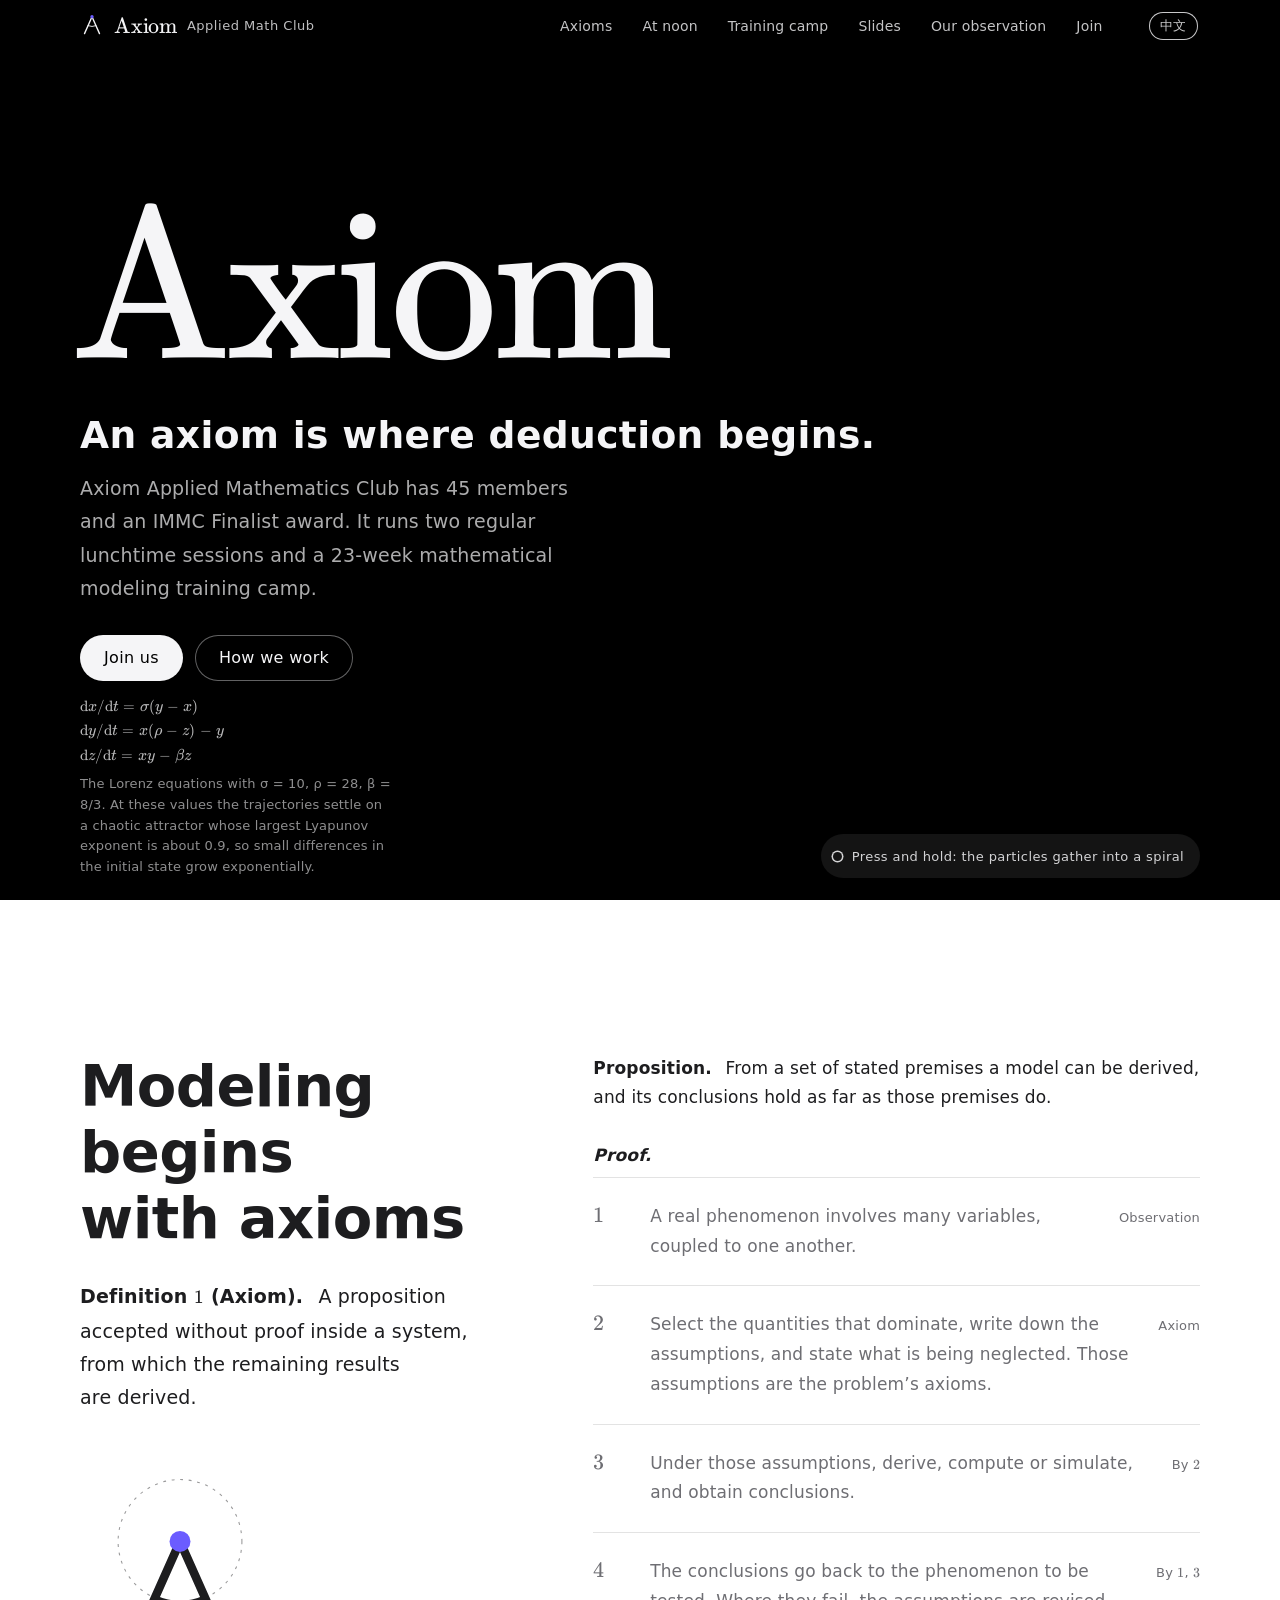
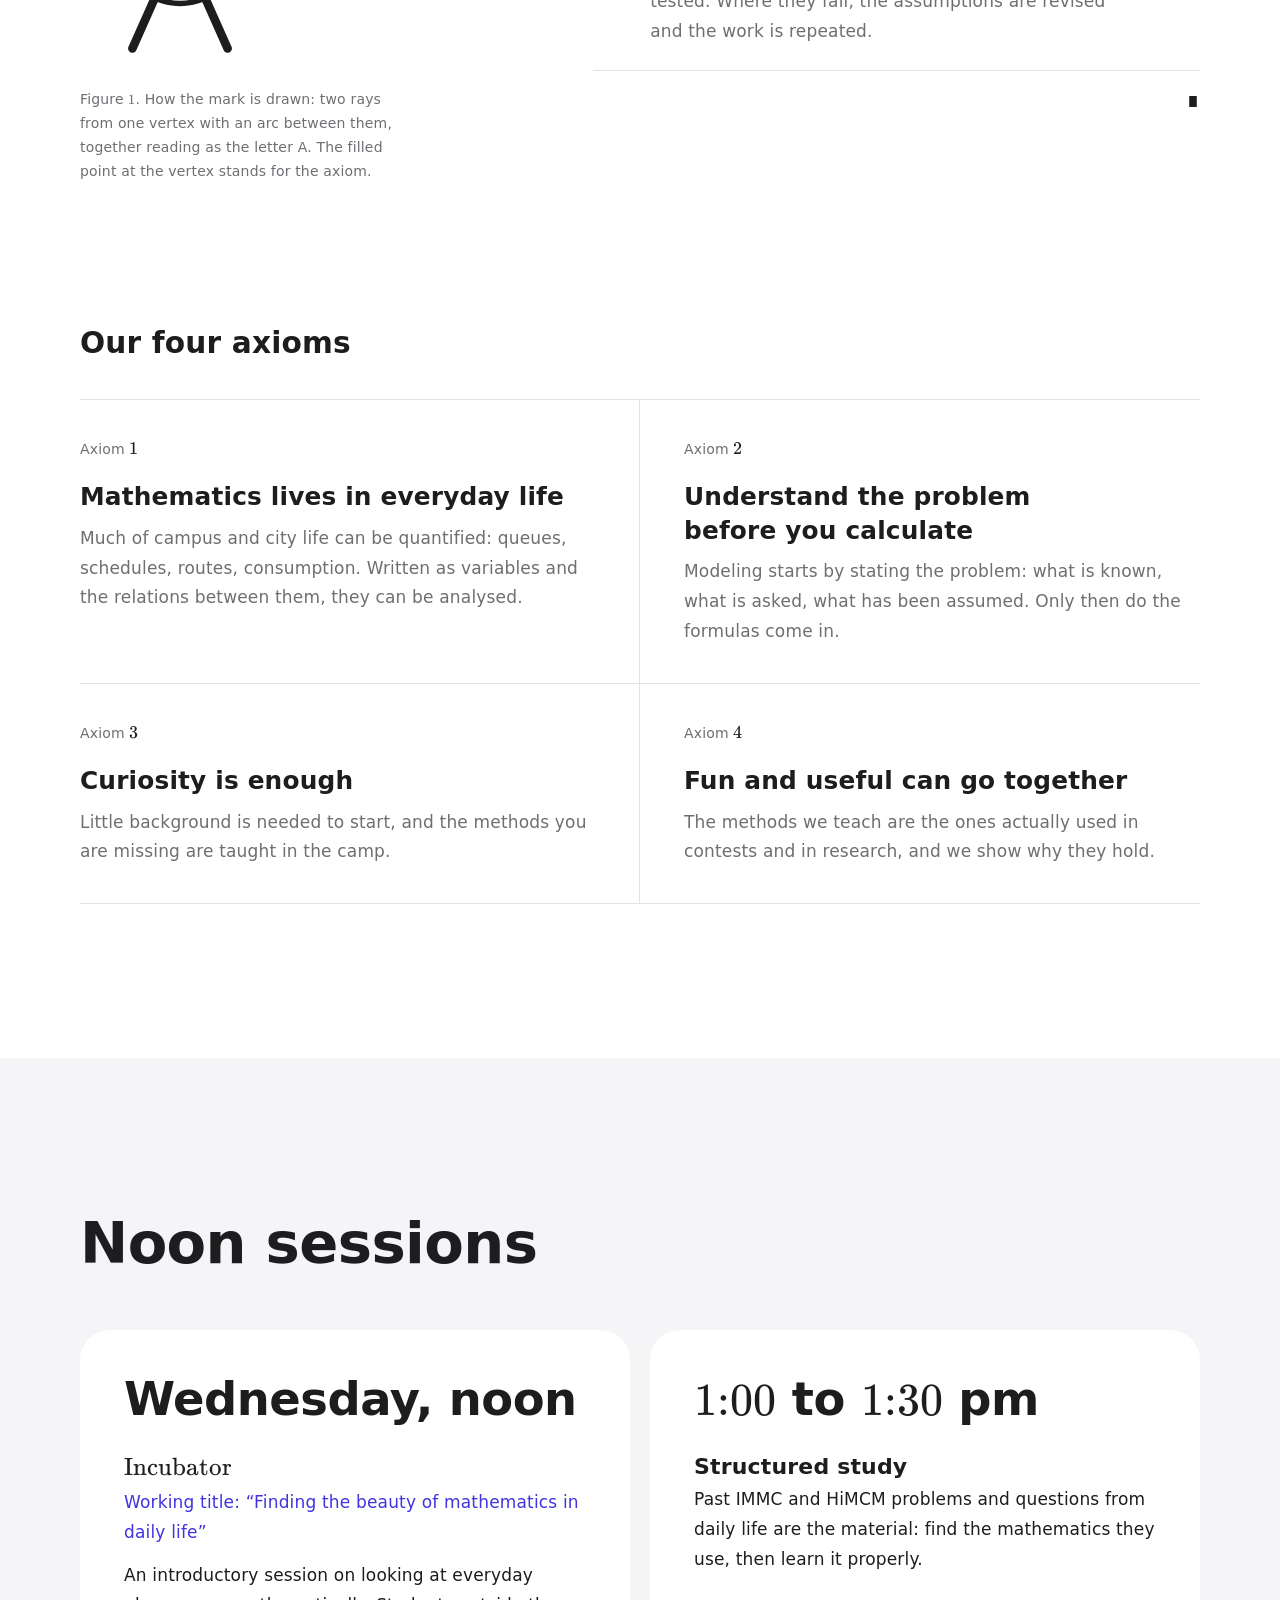
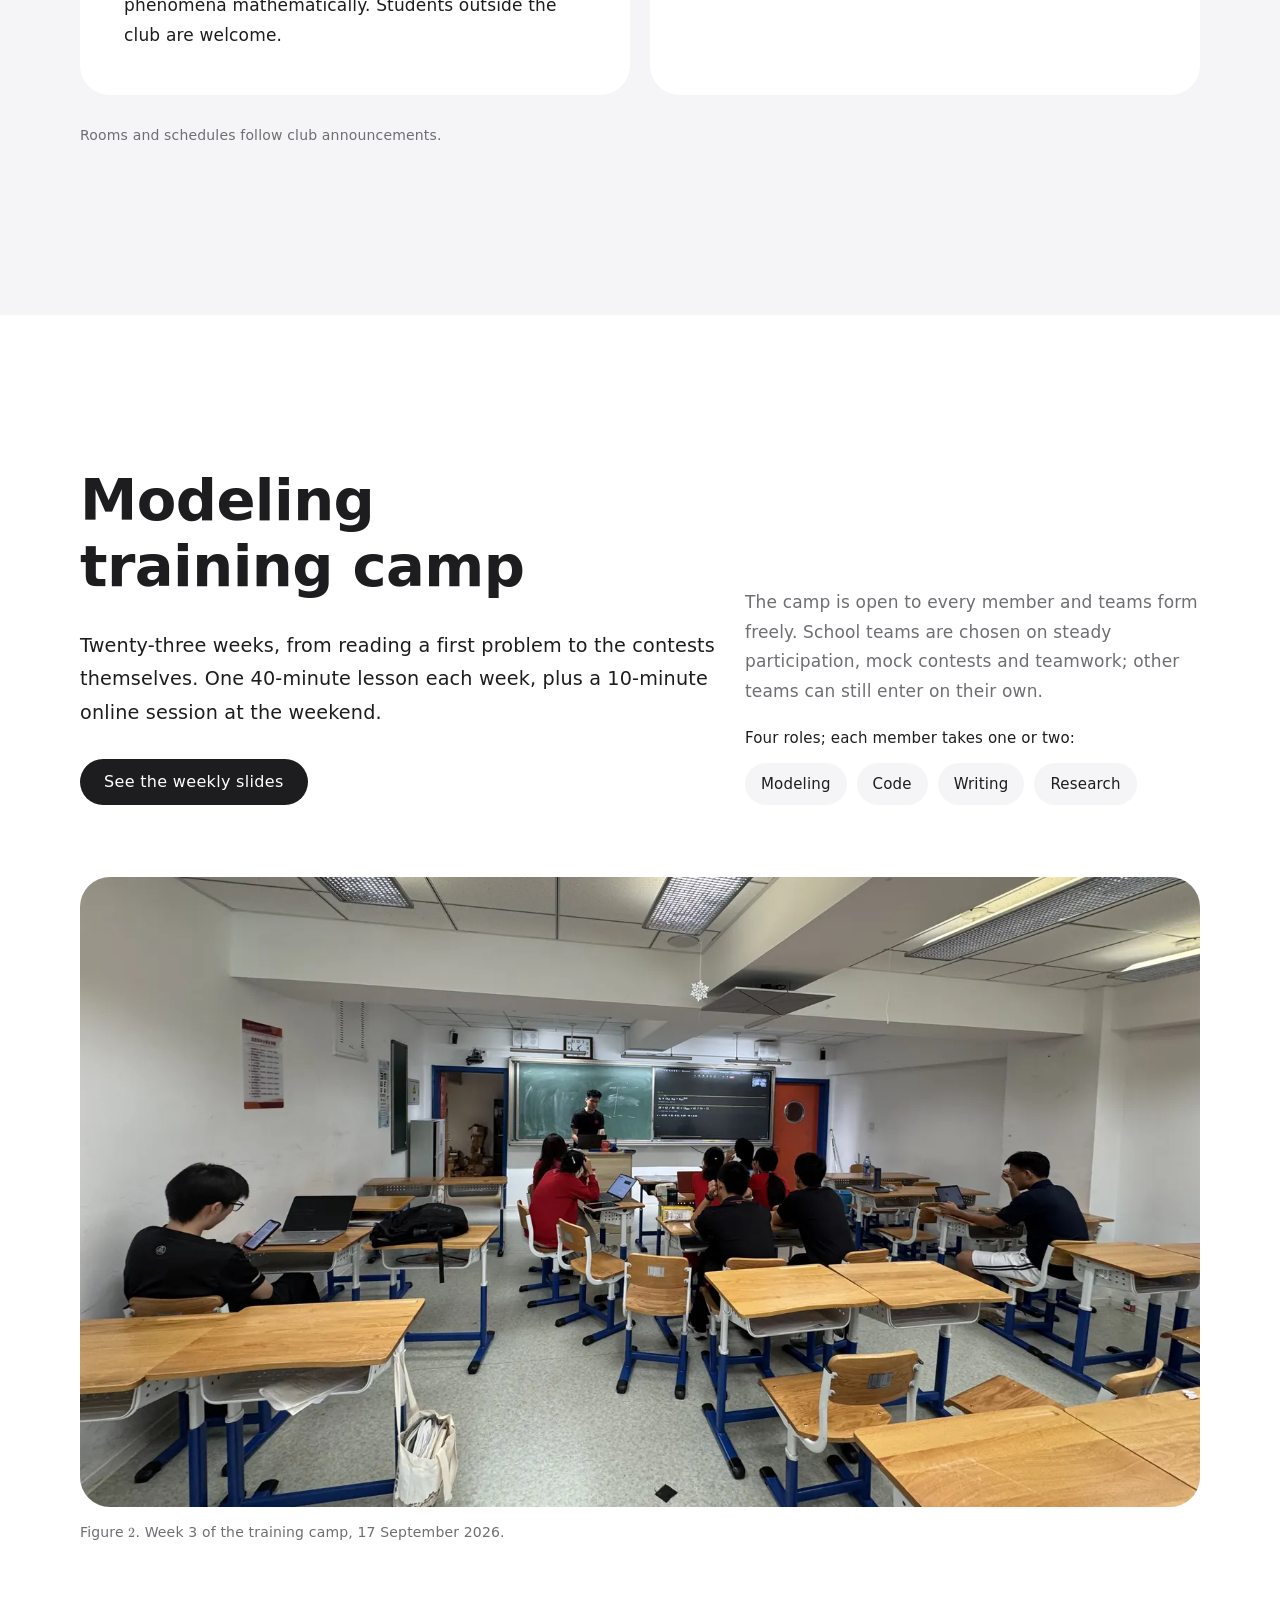
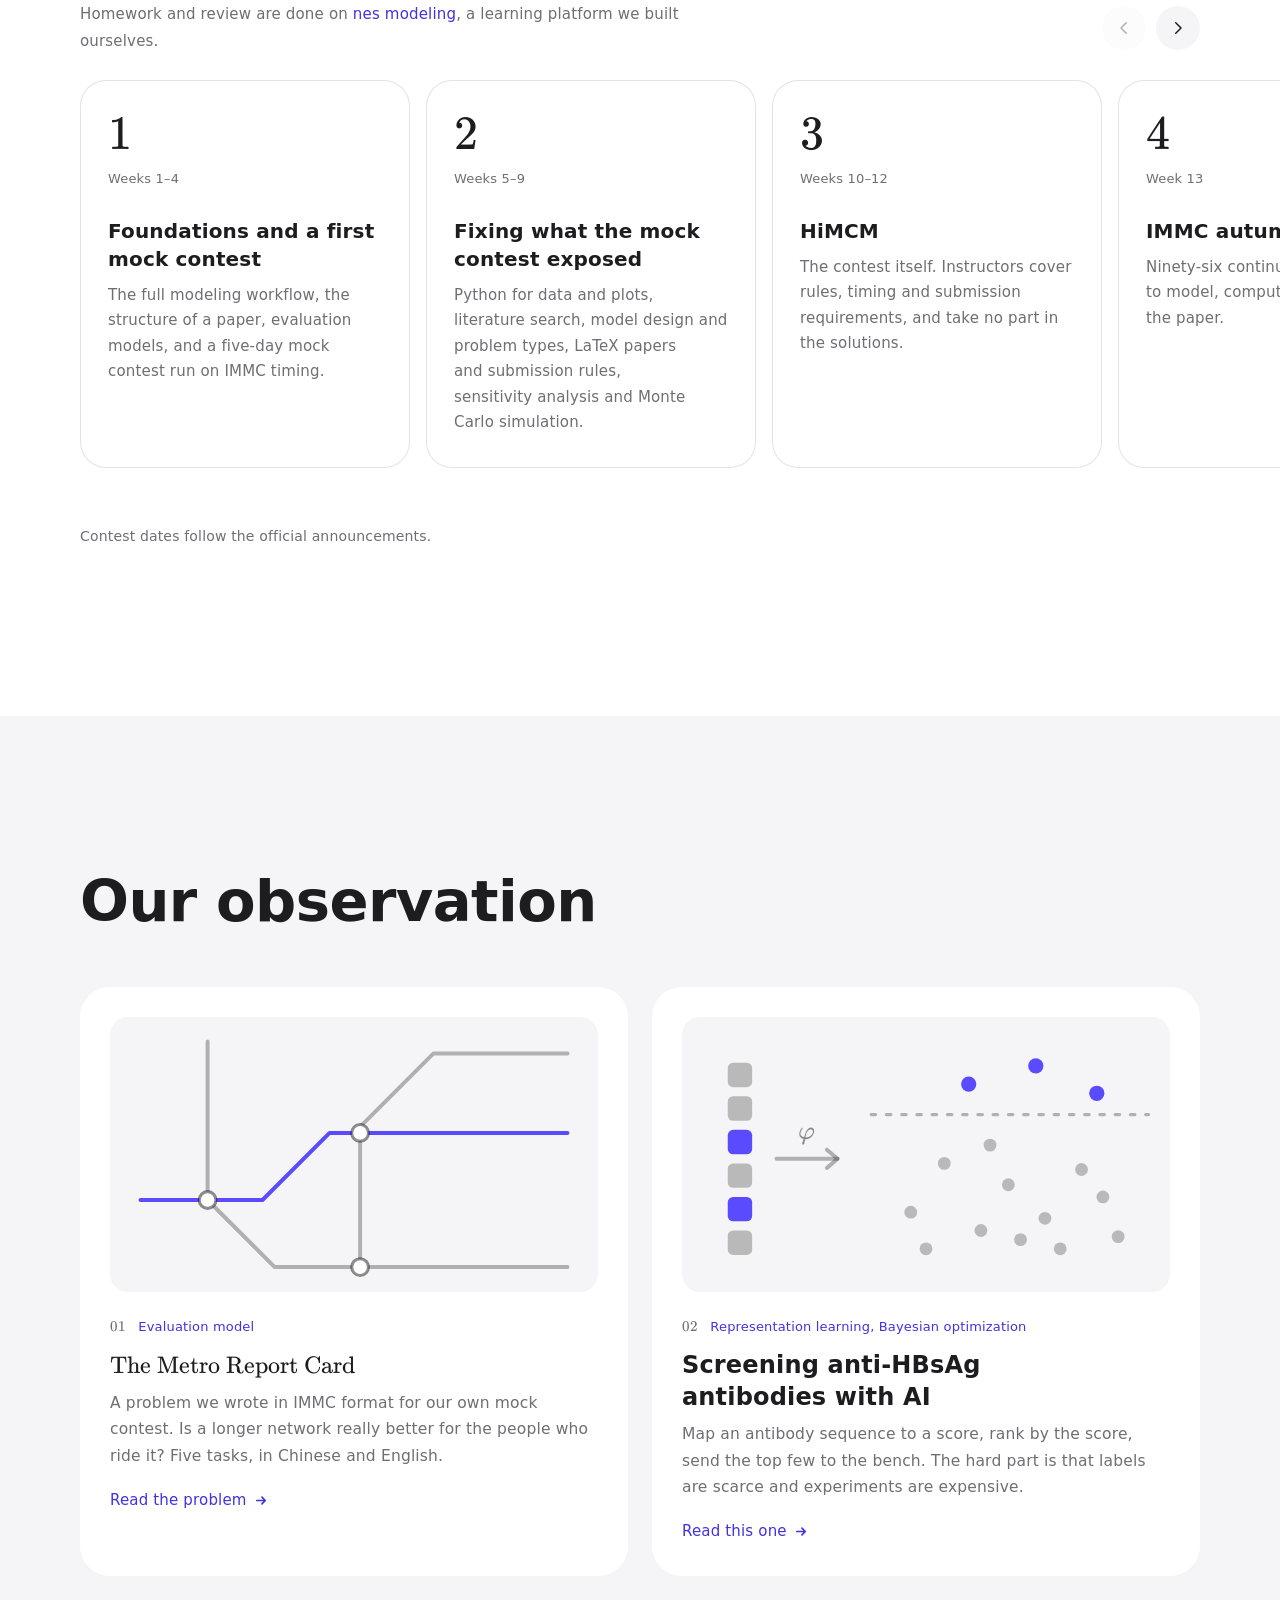
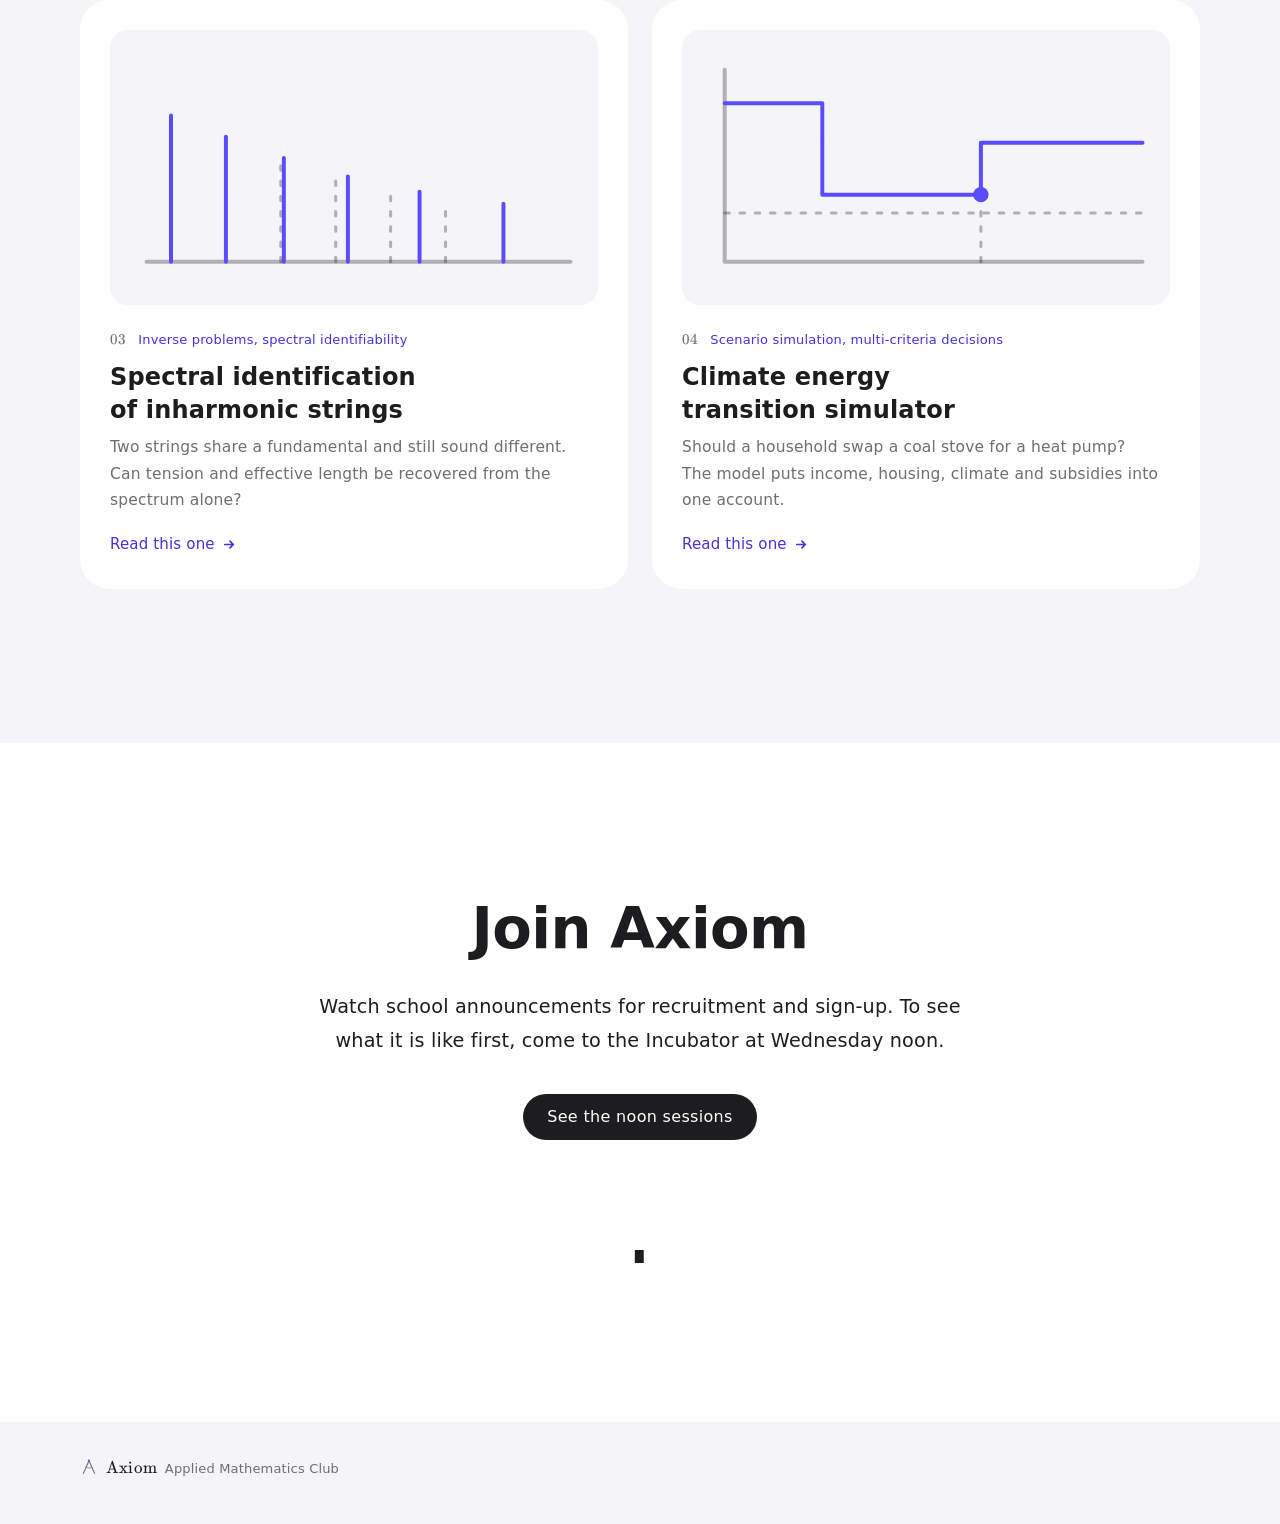
<file: index.html>
<!doctype html>
<html lang="zh-Hans" data-lang="zh">
<head>
<meta charset="utf-8">
<meta name="viewport" content="width=device-width, initial-scale=1, viewport-fit=cover">
<title>Axiom 应用数学社</title>
<meta name="description" content="Axiom 应用数学社：午间活动，23 周的数学建模训练营和各周课件，我们的研究。Axiom Applied Mathematics Club.">
<meta name="theme-color" content="#000000">
<meta property="og:title" content="Axiom 应用数学社">
<meta property="og:description" content="公理是推演的起点。An axiom is where deduction begins.">
<link rel="icon" href="assets/img/favicon.svg" type="image/svg+xml">
<link rel="apple-touch-icon" href="assets/img/apple-touch-icon.png">
<link rel="preload" href="assets/fonts/KaTeX_Main-Regular.woff2" as="font" type="font/woff2" crossorigin>
<script>
  (function () {
    var d = document.documentElement, saved = null;
    d.classList.add("js");
    try { saved = localStorage.getItem("axiom-lang"); } catch (e) {}
    var lang = saved === "zh" || saved === "en" ? saved : ((navigator.language || "zh").toLowerCase().indexOf("zh") === 0 ? "zh" : "en");
    d.setAttribute("data-lang", lang);
    d.lang = lang === "zh" ? "zh-Hans" : "en";
  })();
</script>
<link rel="stylesheet" href="assets/css/site.css">
<script src="assets/js/attractor.js" defer></script>
<script src="assets/js/site.js" defer></script>
</head>
<body>
<a class="skip" href="#main"><span data-l="zh">跳到正文</span><span data-l="en" lang="en">Skip to content</span></a>

<header class="nav" data-tone="dark">
  <div class="wrap">
    <a class="brand" href="#top">
      <svg class="mark" viewBox="0 0 64 64" aria-hidden="true"><g fill="none" stroke="currentColor" stroke-linecap="round" stroke-linejoin="round"><path d="M12 55 L32 10 L52 55" stroke-width="3.6"/><path d="M21.44 33.76 A26 26 0 0 0 42.56 33.76" stroke-width="2.4"/></g><circle cx="32" cy="10" r="4.4" fill="#6b5cff"/></svg>
      <b lang="en">Axiom</b>
      <span data-l="zh">应用数学社</span><span data-l="en" lang="en">Applied Math Club</span>
    </a>
    <nav data-aria-zh="页面导航" data-aria-en="Page navigation" aria-label="页面导航">
      <ul class="nav-links">
        <li><a href="#axiom"><span data-l="zh">公理</span><span data-l="en" lang="en">Axioms</span></a></li>
        <li><a href="#noon"><span data-l="zh">午间活动</span><span data-l="en" lang="en">At noon</span></a></li>
        <li><a href="#camp"><span data-l="zh">训练营</span><span data-l="en" lang="en">Training camp</span></a></li>
        <li><a href="slides/"><span data-l="zh">课件</span><span data-l="en" lang="en">Slides</span></a></li>
        <li><a href="#research"><span data-l="zh">我们的研究</span><span data-l="en" lang="en">Our observation</span></a></li>
        <li><a href="#join"><span data-l="zh">加入</span><span data-l="en" lang="en">Join</span></a></li>
      </ul>
    </nav>
    <div class="nav-tools">
      <button class="lang-btn" type="button" data-lang-toggle data-aria-zh="切换到英文" data-aria-en="Switch to Chinese" aria-label="切换到英文"><span class="pill"><span data-l="zh" lang="en">EN</span><span data-l="en">中文</span></span></button>
      <button class="menu-btn" type="button" aria-expanded="false" aria-controls="sheet" data-aria-zh="菜单" data-aria-en="Menu" aria-label="菜单"><i></i></button>
    </div>
  </div>
</header>
<div class="sheet" id="sheet">
  <ul>
    <li><a href="#axiom"><span data-l="zh">公理</span><span data-l="en" lang="en">Axioms</span></a></li>
    <li><a href="#noon"><span data-l="zh">午间活动</span><span data-l="en" lang="en">At noon</span></a></li>
    <li><a href="#camp"><span data-l="zh">训练营</span><span data-l="en" lang="en">Training camp</span></a></li>
    <li><a href="slides/"><span data-l="zh">课件</span><span data-l="en" lang="en">Slides</span></a></li>
    <li><a href="#research"><span data-l="zh">我们的研究</span><span data-l="en" lang="en">Our observation</span></a></li>
    <li><a href="#join"><span data-l="zh">加入</span><span data-l="en" lang="en">Join</span></a></li>
  </ul>
</div>

<main id="main">
<section class="hero" id="top">
  <canvas aria-hidden="true"></canvas>
  <div class="wrap hero-copy">
    <h1 class="wordmark" lang="en" data-in style="--i:0">Axiom</h1>
    <p class="tagline" data-in style="--i:1"><span data-l="zh">公理是推演的起点。</span><span data-l="en" lang="en">An axiom is where deduction begins.</span></p>
    <p class="lead" data-in style="--i:2"><span data-l="zh">Axiom 应用数学社现有 45 名成员，获得过 IMMC&nbsp;Finalist&nbsp;奖。中午有两项固定活动，另有一个 23 周的数学建模训练营。</span><span data-l="en" lang="en">Axiom Applied Mathematics Club has 45 members and an IMMC Finalist award. It runs two regular lunchtime sessions and a 23-week mathematical modeling training camp.</span></p>
    <div class="hero-actions" data-in style="--i:3">
      <a class="btn btn-light" href="#join"><span data-l="zh">加入我们</span><span data-l="en" lang="en">Join us</span></a>
      <a class="btn btn-line" href="#axiom"><span data-l="zh">我们怎么做</span><span data-l="en" lang="en">How we work</span></a>
    </div>
  </div>
  <div class="wrap hero-foot" data-in style="--i:4">
    <div>
      <p class="eqs" aria-hidden="true">
        <span class="cm">d</span><span class="var">x</span>/<span class="cm">d</span><span class="var">t</span> = <span class="var">σ</span>(<span class="var">y</span> − <span class="var">x</span>)<br>
        <span class="cm">d</span><span class="var">y</span>/<span class="cm">d</span><span class="var">t</span> = <span class="var">x</span>(<span class="var">ρ</span> − <span class="var">z</span>) − <span class="var">y</span><br>
        <span class="cm">d</span><span class="var">z</span>/<span class="cm">d</span><span class="var">t</span> = <span class="var">x</span><span class="var">y</span> − <span class="var">β</span><span class="var">z</span>
      </p>
      <p class="eq-note"><span data-l="zh">洛伦茨方程，取 σ = 10，ρ = 28，β = 8/3。此参数下轨道落在混沌吸引子上，最大李雅普诺夫指数约 0.9，初值的微小差别按指数放大。</span><span data-l="en" lang="en">The Lorenz equations with σ = 10, ρ = 28, β = 8/3. At these values the trajectories settle on a chaotic attractor whose largest Lyapunov exponent is about 0.9, so small differences in the initial state grow exponentially.</span></p>
    </div>
    <button class="hint" type="button" aria-pressed="false"><span class="dot" aria-hidden="true"></span><span class="off"><span data-l="zh">按住画面，粒子收拢成螺旋</span><span data-l="en" lang="en">Press and hold: the particles gather into a spiral</span></span><span class="on"><span data-l="zh">再点一次，恢复自由演化</span><span data-l="en" lang="en">Click again to resume free evolution</span></span></button>
  </div>
</section>

<section class="section" id="axiom">
  <div class="wrap axiom-grid">
    <div class="stick">
      <h2 class="h2"><span data-l="zh">建模，<br>从立公理开始</span><span data-l="en" lang="en">Modeling begins with axioms</span></h2>
      <p class="thm definition">
        <span data-l="zh"><span class="thm-head">定义 <span class="cm">1</span>（公理）</span>在一个系统内不加证明而接受的命题，其余结论都由它推出。</span>
        <span data-l="en" lang="en"><span class="thm-head">Definition <span class="cm">1</span> (Axiom).</span>A proposition accepted without proof inside a system, from which the remaining results are derived.</span>
      </p>
      <figure class="emblem">
        <svg viewBox="-10 -20 84 84" aria-hidden="true">
          <circle cx="32" cy="10" r="26" fill="none" stroke="currentColor" stroke-width="0.45" stroke-dasharray="1.2 2.4" opacity="0.45"/>
          <g fill="none" stroke="currentColor" stroke-linecap="round" stroke-linejoin="round"><path d="M12 55 L32 10 L52 55" stroke-width="3.6"/><path d="M21.44 33.76 A26 26 0 0 0 42.56 33.76" stroke-width="2.4"/></g>
          <circle cx="32" cy="10" r="4.4" fill="#6b5cff"/>
        </svg>
        <figcaption><span data-l="zh">图 <span class="cm">1</span>　徽标的画法：从同一个顶点引出两条射线，中间加一段角弧，合起来是字母 A。顶点上的实心点代表公理。</span><span data-l="en" lang="en">Figure <span class="cm">1</span>. How the mark is drawn: two rays from one vertex with an arc between them, together reading as the letter A. The filled point at the vertex stands for the axiom.</span></figcaption>
      </figure>
    </div>
    <div>
      <p class="thm proof-claim">
        <span data-l="zh"><span class="thm-head">命题</span>给定一组写明的前提，可以由它们推出一个模型；模型的结论，在前提成立的范围内有效。</span>
        <span data-l="en" lang="en"><span class="thm-head">Proposition.</span>From a set of stated premises a model can be derived, and its conclusions hold as far as those premises do.</span>
      </p>
      <p class="proof-label"><span data-l="zh">证明</span><span data-l="en" lang="en"><i>Proof.</i></span></p>
      <ol class="proof">
        <li><span class="ln">1</span><span><span data-l="zh">一个现实现象牵涉大量变量，彼此耦合。</span><span data-l="en" lang="en">A real phenomenon involves many variables, coupled to one another.</span></span><span class="why"><span data-l="zh">观察</span><span data-l="en" lang="en">Observation</span></span></li>
        <li><span class="ln">2</span><span><span data-l="zh">选出起主要作用的量，写下假设，并说明忽略了什么。这些假设就是该问题的公理。</span><span data-l="en" lang="en">Select the quantities that dominate, write down the assumptions, and state what is being neglected. Those assumptions are the problem’s axioms.</span></span><span class="why"><span data-l="zh">公理</span><span data-l="en" lang="en">Axiom</span></span></li>
        <li><span class="ln">3</span><span><span data-l="zh">在假设之下推导、计算或仿真，得到结论。</span><span data-l="en" lang="en">Under those assumptions, derive, compute or simulate, and obtain conclusions.</span></span><span class="why"><span data-l="zh">由 <span class="cm">2</span></span><span data-l="en" lang="en">By <span class="cm">2</span></span></span></li>
        <li><span class="ln">4</span><span><span data-l="zh">结论回到原现象接受检验。对不上，就修改假设，再算一遍。</span><span data-l="en" lang="en">The conclusions go back to the phenomenon to be tested. Where they fail, the assumptions are revised and the work is repeated.</span></span><span class="why"><span data-l="zh">由 <span class="cm">1</span>、<span class="cm">3</span></span><span data-l="en" lang="en">By <span class="cm">1</span>, <span class="cm">3</span></span></span></li>
      </ol>
      <div class="qed" data-aria-zh="证毕" data-aria-en="End of proof" role="img" aria-label="证毕">∎</div>
    </div>
  </div>

  <div class="wrap">
    <h3 class="h3 axioms-title"><span data-l="zh">Axiom 自己的四条公理</span><span data-l="en" lang="en">Our four axioms</span></h3>
    <div class="axioms">
      <article class="axiom">
        <span class="num"><span data-l="zh">公理</span><span data-l="en" lang="en">Axiom</span> <span class="cm">1</span></span>
        <h4><span data-l="zh">数学就在日常里</span><span data-l="en" lang="en">Mathematics lives in everyday life</span></h4>
        <p><span data-l="zh">校园与城市里的许多现象都可以量化：排队、作息、路线、消耗。写成变量和它们之间的关系，就能拿来分析。</span><span data-l="en" lang="en">Much of campus and city life can be quantified: queues, schedules, routes, consumption. Written as variables and the relations between them, they can be analysed.</span></p>
      </article>
      <article class="axiom">
        <span class="num"><span data-l="zh">公理</span><span data-l="en" lang="en">Axiom</span> <span class="cm">2</span></span>
        <h4><span data-l="zh">先弄清问题，再动手算</span><span data-l="en" lang="en">Understand the problem before you calculate</span></h4>
        <p><span data-l="zh">建模先要把问题说清楚：已知什么，要求什么，做了哪些假设。这些写下来以后，才轮到列公式。</span><span data-l="en" lang="en">Modeling starts by stating the problem: what is known, what is asked, what has been assumed. Only then do the formulas come in.</span></p>
      </article>
      <article class="axiom">
        <span class="num"><span data-l="zh">公理</span><span data-l="en" lang="en">Axiom</span> <span class="cm">3</span></span>
        <h4><span data-l="zh">对数学好奇，就够了</span><span data-l="en" lang="en">Curiosity is enough</span></h4>
        <p><span data-l="zh">入门要的基础不多，缺的方法在训练营里学。</span><span data-l="en" lang="en">Little background is needed to start, and the methods you are missing are taught in the camp.</span></p>
      </article>
      <article class="axiom">
        <span class="num"><span data-l="zh">公理</span><span data-l="en" lang="en">Axiom</span> <span class="cm">4</span></span>
        <h4><span data-l="zh">有趣和有用，可以兼得</span><span data-l="en" lang="en">Fun and useful can go together</span></h4>
        <p><span data-l="zh">我们讲的方法都是比赛和研究里实际在用的，也会讲清它们为什么成立。</span><span data-l="en" lang="en">The methods we teach are the ones actually used in contests and in research, and we show why they hold.</span></p>
      </article>
    </div>
  </div>
</section>

<section class="section mist" id="noon">
  <div class="wrap">
    <h2 class="h2"><span data-l="zh">午间活动</span><span data-l="en" lang="en">Noon sessions</span></h2>
    <div class="noon">
      <article class="slot">
        <p class="when"><span data-l="zh">周三中午</span><span data-l="en" lang="en">Wednesday, noon</span></p>
        <h3><span class="cm" lang="en">Incubator</span></h3>
        <p class="topic"><span data-l="zh">主题暂定「透过生活发现数学之美」</span><span data-l="en" lang="en">Working title: “Finding the beauty of mathematics in daily life”</span></p>
        <p><span data-l="zh">内容偏基础，讲怎样用数学的方式观察日常现象。社团以外的同学也可以参加。</span><span data-l="en" lang="en">An introductory session on looking at everyday phenomena mathematically. Students outside the club are welcome.</span></p>
      </article>
      <article class="slot">
        <p class="when"><span data-l="zh">中午 <span class="cm">1:00</span> 至 <span class="cm">1:30</span></span><span data-l="en" lang="en"><span class="cm">1:00</span> to <span class="cm">1:30</span> pm</span></p>
        <h3><span data-l="zh">系统学习</span><span data-l="en" lang="en">Structured study</span></h3>
        <p><span data-l="zh">拿往年 IMMC、HiMCM 真题和日常问题当材料，先找出里面用到的数学，再把它完整学一遍。</span><span data-l="en" lang="en">Past IMMC and HiMCM problems and questions from daily life are the material: find the mathematics they use, then learn it properly.</span></p>
      </article>
    </div>
    <p class="note"><span data-l="zh">地点和具体安排以社团通知为准。</span><span data-l="en" lang="en">Rooms and schedules follow club announcements.</span></p>
  </div>
</section>

<section class="section" id="camp">
  <div class="wrap camp-head">
    <div>
      <h2 class="h2"><span data-l="zh">数学建模训练营</span><span data-l="en" lang="en">Modeling training camp</span></h2>
      <p class="intro"><span data-l="zh">一共 23 周，从读懂第一道题开始，到正式比赛结束。每周一节 40 分钟的正课，周末另有一节 10 分钟的线上小课。</span><span data-l="en" lang="en">Twenty-three weeks, from reading a first problem to the contests themselves. One 40-minute lesson each week, plus a 10-minute online session at the weekend.</span></p>
      <div class="camp-actions"><a class="btn btn-ink" href="slides/"><span data-l="zh">查看各周课件</span><span data-l="en" lang="en">See the weekly slides</span></a></div>
    </div>
    <div>
      <p class="muted"><span data-l="zh">训练营对所有成员开放，可以自由组队。学校代表队按平时的参与、模拟赛和协作表现确定，其他队伍也可以自行报名参赛。</span><span data-l="en" lang="en">The camp is open to every member and teams form freely. School teams are chosen on steady participation, mock contests and teamwork; other teams can still enter on their own.</span></p>
      <p class="roles-label"><span data-l="zh">四种分工，每人主攻一到两项：</span><span data-l="en" lang="en">Four roles; each member takes one or two:</span></p>
      <ul class="roles">
        <li><span data-l="zh">模型</span><span data-l="en" lang="en">Modeling</span></li>
        <li><span data-l="zh">代码</span><span data-l="en" lang="en">Code</span></li>
        <li><span data-l="zh">论文</span><span data-l="en" lang="en">Writing</span></li>
        <li><span data-l="zh">文献</span><span data-l="en" lang="en">Research</span></li>
      </ul>
    </div>
  </div>
  <figure class="wrap camp-photo">
    <picture>
      <source type="image/webp" srcset="assets/photos/camp-week3-1600.webp 1600w, assets/photos/camp-week3-2400.webp 2400w" sizes="(min-width: 1216px) 1120px, 92vw">
      <img src="assets/photos/camp-week3-1600.jpg" srcset="assets/photos/camp-week3-1600.jpg 1600w, assets/photos/camp-week3-2400.jpg 2400w" sizes="(min-width: 1216px) 1120px, 92vw" width="1600" height="900" loading="lazy" decoding="async" alt="教室里，一人站在黑板前讲解，屏幕上投着公式，十来名同学坐在课桌前听讲。" data-aria-zh="教室里，一人站在黑板前讲解，屏幕上投着公式，十来名同学坐在课桌前听讲。" data-aria-en="A classroom: one person presents at the blackboard with equations on the screen, while about ten students listen from their desks.">
    </picture>
    <figcaption><span data-l="zh">图 <span class="cm">2</span>　训练营第 <span class="cm">3</span> 周的课堂，<span class="cm">2026</span> 年 <span class="cm">9</span> 月 <span class="cm">17</span> 日。</span><span data-l="en" lang="en">Figure <span class="cm">2</span>. Week 3 of the training camp, 17 September 2026.</span></figcaption>
  </figure>
  <div class="wrap rail-bar">
    <p class="muted rail-note"><span data-l="zh">作业和复习在 <a class="textlink" href="https://modeling.nestudy.cn/" lang="en">nes modeling</a> 上完成，这是我们自己做的学习平台。</span><span data-l="en" lang="en">Homework and review are done on <a class="textlink" href="https://modeling.nestudy.cn/">nes modeling</a>, a learning platform we built ourselves.</span></p>
    <div class="rail-ctl">
      <button class="round-btn" type="button" data-rail="prev" data-aria-zh="上一个阶段" data-aria-en="Previous phase" aria-label="上一个阶段"><svg viewBox="0 0 24 24" fill="none" stroke="currentColor" stroke-width="2" stroke-linecap="round" stroke-linejoin="round" aria-hidden="true"><path d="M15 5l-7 7 7 7"/></svg></button>
      <button class="round-btn" type="button" data-rail="next" data-aria-zh="下一个阶段" data-aria-en="Next phase" aria-label="下一个阶段"><svg viewBox="0 0 24 24" fill="none" stroke="currentColor" stroke-width="2" stroke-linecap="round" stroke-linejoin="round" aria-hidden="true"><path d="M9 5l7 7-7 7"/></svg></button>
    </div>
  </div>
  <ol class="rail" tabindex="0" data-aria-zh="训练营的七个阶段" data-aria-en="Seven phases of the camp" aria-label="训练营的七个阶段">
    <li class="phase"><span class="idx">1</span><span class="weeks"><span data-l="zh">第 1 至 4 周</span><span data-l="en" lang="en">Weeks 1–4</span></span>
      <h3><span data-l="zh">入门与第一次模拟赛</span><span data-l="en" lang="en">Foundations and a first mock contest</span></h3>
      <p><span data-l="zh">建模的完整流程，论文结构，评价类模型，以及一次按 IMMC 时长进行的五天模拟赛。</span><span data-l="en" lang="en">The full modeling workflow, the structure of a paper, evaluation models, and a five-day mock contest run on IMMC timing.</span></p></li>
    <li class="phase"><span class="idx">2</span><span class="weeks"><span data-l="zh">第 5 至 9 周</span><span data-l="en" lang="en">Weeks 5–9</span></span>
      <h3><span data-l="zh">补上模拟赛暴露的短板</span><span data-l="en" lang="en">Fixing what the mock contest exposed</span></h3>
      <p><span data-l="zh">Python 数据处理与可视化，文献检索，模型设计与题型识别，LaTeX 论文与提交规范，灵敏度分析与蒙特卡洛模拟。</span><span data-l="en" lang="en">Python for data and plots, literature search, model design and problem types, LaTeX papers and submission rules, sensitivity analysis and Monte Carlo simulation.</span></p></li>
    <li class="phase"><span class="idx">3</span><span class="weeks"><span data-l="zh">第 10 至 12 周</span><span data-l="en" lang="en">Weeks 10–12</span></span>
      <h3>HiMCM</h3>
      <p><span data-l="zh">正式比赛。讲师只说明规则、时间与提交要求，不参与解题。</span><span data-l="en" lang="en">The contest itself. Instructors cover rules, timing and submission requirements, and take no part in the solutions.</span></p></li>
    <li class="phase"><span class="idx">4</span><span class="weeks"><span data-l="zh">第 13 周</span><span data-l="en" lang="en">Week 13</span></span>
      <h3><span data-l="zh">IMMC 秋季赛</span><span data-l="en" lang="en">IMMC autumn round</span></h3>
      <p><span data-l="zh">连续 96 小时内完成建模、计算与论文。</span><span data-l="en" lang="en">Ninety-six continuous hours to model, compute and write the paper.</span></p></li>
    <li class="phase"><span class="idx">5</span><span class="weeks"><span data-l="zh">第 14 至 19 周</span><span data-l="en" lang="en">Weeks 14–19</span></span>
      <h3><span data-l="zh">冬季专项</span><span data-l="en" lang="en">Winter topics</span></h3>
      <p><span data-l="zh">先复盘秋季赛，再讲预测与统计、优化、动力系统与仿真、图论与网络，最后拆解往届真题。</span><span data-l="en" lang="en">A review of the autumn round, then prediction and statistics, optimization, dynamical systems and simulation, graphs and networks, and finally past problems.</span></p></li>
    <li class="phase"><span class="idx">6</span><span class="weeks"><span data-l="zh">第 20 至 21 周</span><span data-l="en" lang="en">Weeks 20–21</span></span>
      <h3><span data-l="zh">定队与赛前冲刺</span><span data-l="en" lang="en">Final teams and the run-up</span></h3>
      <p><span data-l="zh">逐项评估各队，确定代表队，调整队内分工；赛前再讲一遍比赛全流程。</span><span data-l="en" lang="en">Teams are assessed criterion by criterion, the school teams are settled and roles rebalanced, and the full contest workflow is covered once more before the round.</span></p></li>
    <li class="phase"><span class="idx">7</span><span class="weeks"><span data-l="zh">第 22 至 23 周</span><span data-l="en" lang="en">Weeks 22–23</span></span>
      <h3><span data-l="zh">IMMC 冬季赛</span><span data-l="en" lang="en">IMMC winter round</span></h3>
      <p><span data-l="zh">正式比赛，赛后归档论文并复盘。</span><span data-l="en" lang="en">The contest itself, then the papers are archived and reviewed.</span></p></li>
  </ol>
  <div class="wrap"><p class="note"><span data-l="zh">比赛时间以官方公布为准。</span><span data-l="en" lang="en">Contest dates follow the official announcements.</span></p></div>
</section>

<section class="section mist" id="research">
  <div class="wrap">
    <h2 class="h2"><span data-l="zh">我们的研究</span><span data-l="en" lang="en">Our observation</span></h2>
    <div class="studies">
      <a class="study" data-k="metro" href="research/metro-report-card/">
        <span class="study-fig">
          <svg viewBox="0 0 320 180" aria-hidden="true">
            <path class="ln ac" d="M20 120 L100 120 L144 76 L300 76"/>
            <path class="ln" d="M64 16 L64 120 L108 164 L300 164"/>
            <path class="ln" d="M300 24 L212 24 L164 72 L164 164"/>
            <circle class="dot" cx="64" cy="120" r="5.5"/>
            <circle class="dot" cx="164" cy="76" r="5.5"/>
            <circle class="dot" cx="164" cy="164" r="5.5"/>
          </svg>
        </span>
        <span class="study-top">
          <span class="idx">01</span>
          <span class="kw"><span data-l="zh">评价模型</span><span data-l="en" lang="en">Evaluation model</span></span>
        </span>
        <h3><span data-l="zh">地铁成绩单</span><span data-l="en" lang="en" class="cm">The Metro Report Card</span></h3>
        <p><span data-l="zh">我们按 IMMC 格式给校内模拟赛出的题。线网越长，对乘客就越好吗？五问，中英双语。</span><span data-l="en" lang="en">A problem we wrote in IMMC format for our own mock contest. Is a longer network really better for the people who ride it? Five tasks, in Chinese and English.</span></p>
        <span class="more"><span data-l="zh">阅读题面</span><span data-l="en" lang="en">Read the problem</span><svg viewBox="0 0 16 16" fill="none" stroke="currentColor" stroke-width="1.8" aria-hidden="true"><path d="M3 8h9M8.5 4.5 12 8l-3.5 3.5" stroke-linecap="round" stroke-linejoin="round"/></svg></span>
      </a>

      <a class="study" data-k="ab" href="research/antibody-screening/">
        <span class="study-fig">
          <svg viewBox="0 0 320 180" aria-hidden="true">
            <rect class="pt" x="30" y="30" width="16" height="16" rx="3.5"/>
            <rect class="pt" x="30" y="52" width="16" height="16" rx="3.5"/>
            <rect class="pt-on" x="30" y="74" width="16" height="16" rx="3.5"/>
            <rect class="pt" x="30" y="96" width="16" height="16" rx="3.5"/>
            <rect class="pt-on" x="30" y="118" width="16" height="16" rx="3.5"/>
            <rect class="pt" x="30" y="140" width="16" height="16" rx="3.5"/>
            <path class="ln" d="M62 93 L102 93"/>
            <path class="ln" d="M95 87 L102 93 L95 99"/>
            <text x="82" y="80" text-anchor="middle">φ</text>
            <path class="ln dsh" d="M124 64 L306 64"/>
            <circle class="pt-on" cx="188" cy="44" r="5"/>
            <circle class="pt-on" cx="232" cy="32" r="5"/>
            <circle class="pt-on" cx="272" cy="50" r="5"/>
            <circle class="pt" cx="150" cy="128" r="4.2"/>
            <circle class="pt" cx="172" cy="96" r="4.2"/>
            <circle class="pt" cx="196" cy="140" r="4.2"/>
            <circle class="pt" cx="214" cy="110" r="4.2"/>
            <circle class="pt" cx="238" cy="132" r="4.2"/>
            <circle class="pt" cx="262" cy="100" r="4.2"/>
            <circle class="pt" cx="286" cy="144" r="4.2"/>
            <circle class="pt" cx="160" cy="152" r="4.2"/>
            <circle class="pt" cx="202" cy="84" r="4.2"/>
            <circle class="pt" cx="248" cy="152" r="4.2"/>
            <circle class="pt" cx="276" cy="118" r="4.2"/>
            <circle class="pt" cx="222" cy="146" r="4.2"/>
          </svg>
        </span>
        <span class="study-top">
          <span class="idx">02</span>
          <span class="kw"><span data-l="zh">表示学习与贝叶斯优化</span><span data-l="en" lang="en">Representation learning, Bayesian optimization</span></span>
        </span>
        <h3><span data-l="zh">用 AI 筛选抗 HBsAg 抗体</span><span data-l="en" lang="en">Screening anti-HBsAg antibodies with AI</span></h3>
        <p><span data-l="zh">给每条抗体序列打一个分，按分数排序，挑前几条送去做实验。难处在于带标签的数据太少，实验又贵。</span><span data-l="en" lang="en">Map an antibody sequence to a score, rank by the score, send the top few to the bench. The hard part is that labels are scarce and experiments are expensive.</span></p>
        <span class="more"><span data-l="zh">阅读全文</span><span data-l="en" lang="en">Read this one</span><svg viewBox="0 0 16 16" fill="none" stroke="currentColor" stroke-width="1.8" aria-hidden="true"><path d="M3 8h9M8.5 4.5 12 8l-3.5 3.5" stroke-linecap="round" stroke-linejoin="round"/></svg></span>
      </a>

      <a class="study" data-k="spec" href="research/inharmonic-strings/">
        <span class="study-fig">
          <svg viewBox="0 0 320 180" aria-hidden="true">
            <path class="ln" d="M24 152 L302 152" stroke-width="2"/>
            <path class="ln dsh" d="M40 152 L40 56M76 152 L76 70M112 152 L112 84M148 152 L148 96M184 152 L184 106M220 152 L220 114"/>
            <path class="ln ac" d="M40 152 L40 56M76 152 L76 70M114 152 L114 84M156 152 L156 96M203 152 L203 106M258 152 L258 114"/>
          </svg>
        </span>
        <span class="study-top">
          <span class="idx">03</span>
          <span class="kw"><span data-l="zh">逆问题与谱可辨识性</span><span data-l="en" lang="en">Inverse problems, spectral identifiability</span></span>
        </span>
        <h3><span data-l="zh">同基频非理想弦的谱辨识与参数重建</span><span data-l="en" lang="en">Spectral identification of inharmonic strings</span></h3>
        <p><span data-l="zh">两根弦基频相同，听起来却不一样。只凭一段频谱，能不能算出张力和有效长度？</span><span data-l="en" lang="en">Two strings share a fundamental and still sound different. Can tension and effective length be recovered from the spectrum alone?</span></p>
        <span class="more"><span data-l="zh">阅读全文</span><span data-l="en" lang="en">Read this one</span><svg viewBox="0 0 16 16" fill="none" stroke="currentColor" stroke-width="1.8" aria-hidden="true"><path d="M3 8h9M8.5 4.5 12 8l-3.5 3.5" stroke-linecap="round" stroke-linejoin="round"/></svg></span>
      </a>

      <a class="study" data-k="heat" href="research/energy-transition/">
        <span class="study-fig">
          <svg viewBox="0 0 320 180" aria-hidden="true">
            <path class="ln" d="M28 26 L28 152 L302 152" stroke-width="2"/>
            <path class="ln dsh" d="M28 120 L302 120"/>
            <path class="ln dsh" d="M196 152 L196 108"/>
            <path class="ln ac" d="M28 48 L92 48 L92 108 L196 108 L196 74 L302 74"/>
            <circle class="pt-on" cx="196" cy="108" r="5"/>
          </svg>
        </span>
        <span class="study-top">
          <span class="idx">04</span>
          <span class="kw"><span data-l="zh">情境模拟与多准则决策</span><span data-l="en" lang="en">Scenario simulation, multi-criteria decisions</span></span>
        </span>
        <h3><span data-l="zh">气候能源转型模拟器</span><span data-l="en" lang="en">Climate energy transition simulator</span></h3>
        <p><span data-l="zh">一户人家该不该把燃煤炉换成热泵？模型把收入、住房、气候和补贴放进同一笔账里算。</span><span data-l="en" lang="en">Should a household swap a coal stove for a heat pump? The model puts income, housing, climate and subsidies into one account.</span></p>
        <span class="more"><span data-l="zh">阅读全文</span><span data-l="en" lang="en">Read this one</span><svg viewBox="0 0 16 16" fill="none" stroke="currentColor" stroke-width="1.8" aria-hidden="true"><path d="M3 8h9M8.5 4.5 12 8l-3.5 3.5" stroke-linecap="round" stroke-linejoin="round"/></svg></span>
      </a>
    </div>
  </div>
</section>

<section class="section join" id="join">
  <div class="wrap">
    <h2 class="h2"><span data-l="zh">加入 Axiom</span><span data-l="en" lang="en">Join Axiom</span></h2>
    <p class="intro"><span data-l="zh">招新和报名方式请留意校内通知。想先看看，可以来周三中午的 Incubator。</span><span data-l="en" lang="en">Watch school announcements for recruitment and sign-up. To see what it is like first, come to the Incubator at Wednesday noon.</span></p>
    <div class="actions"><a class="btn btn-ink" href="#noon"><span data-l="zh">查看午间活动</span><span data-l="en" lang="en">See the noon sessions</span></a></div>
    <span class="qed-mark" aria-hidden="true">∎</span>
  </div>
</section>
</main>

<footer class="footer">
  <div class="wrap">
    <span><svg class="mark" viewBox="0 0 64 64" aria-hidden="true"><g fill="none" stroke="currentColor" stroke-linecap="round" stroke-linejoin="round"><path d="M12 55 L32 10 L52 55" stroke-width="3.6"/><path d="M21.44 33.76 A26 26 0 0 0 42.56 33.76" stroke-width="2.4"/></g><circle cx="32" cy="10" r="4.4" fill="#6b5cff"/></svg><b lang="en">Axiom</b><span data-l="zh">应用数学社</span><span data-l="en" lang="en">Applied Mathematics Club</span></span>
  </div>
</footer>
</body>
</html>
</file>
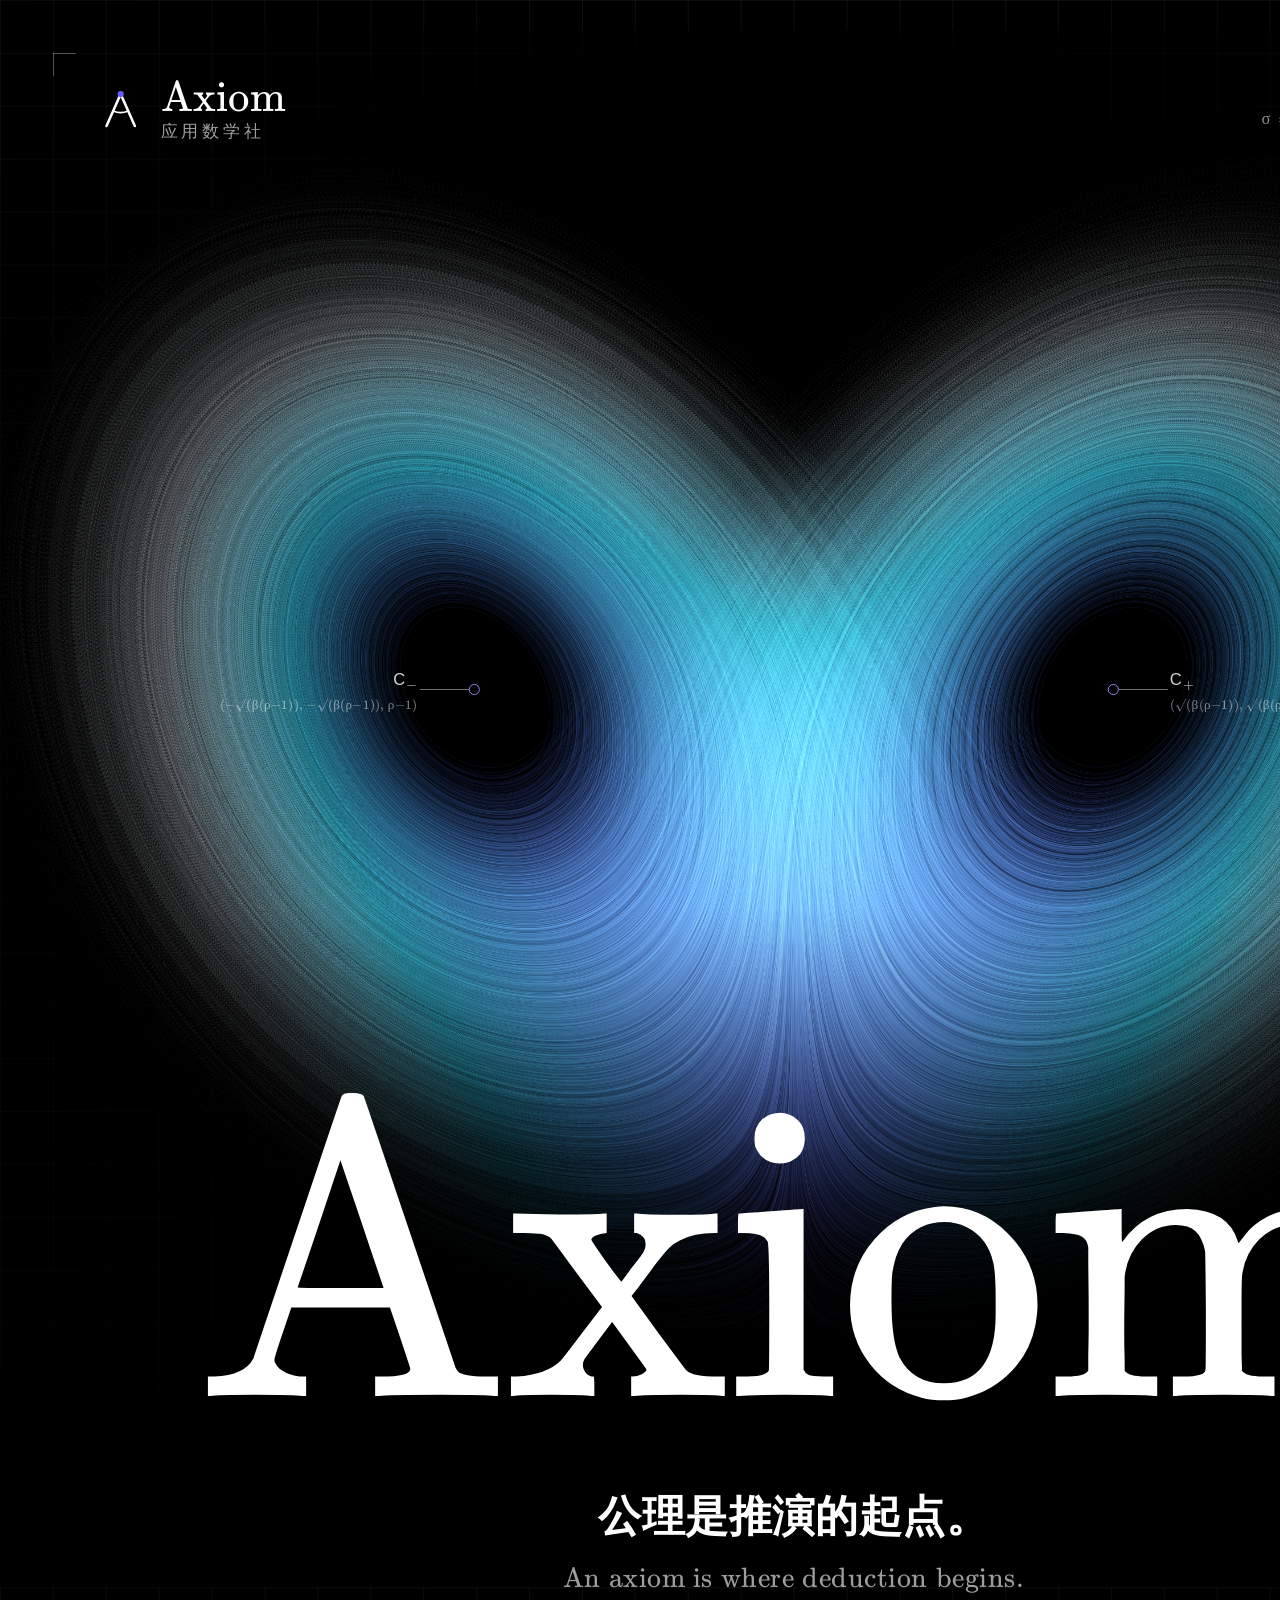
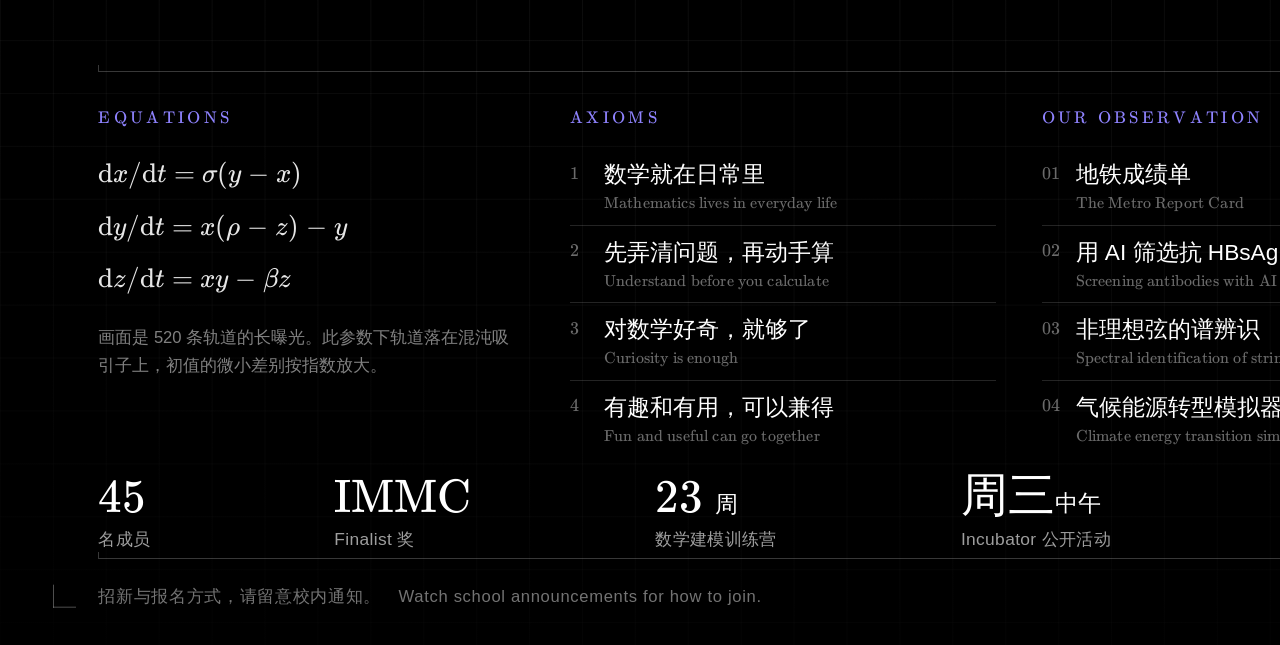
<file: poster/index.html>
<!doctype html>
<html lang="zh-Hans">
<head>
<meta charset="utf-8">
<title>Axiom 海报</title>
<style>
  @font-face { font-family: "CM"; src: url("../assets/fonts/KaTeX_Main-Regular.woff2") format("woff2"); font-weight: 400; font-style: normal; }
  @font-face { font-family: "CM"; src: url("../assets/fonts/KaTeX_Main-Italic.woff2") format("woff2"); font-weight: 400; font-style: italic; }
  @font-face { font-family: "CM"; src: url("../assets/fonts/KaTeX_Main-Bold.woff2") format("woff2"); font-weight: 700; font-style: normal; }
  @font-face { font-family: "CM Math"; src: url("../assets/fonts/KaTeX_Math-Italic.woff2") format("woff2"); font-weight: 400; font-style: italic; }

  @page { size: 420mm 594mm; margin: 0; }
  * { box-sizing: border-box; margin: 0; padding: 0; }
  html, body { background: #000; }
  .page {
    position: relative; width: 420mm; height: 594mm; overflow: hidden;
    background: #000; color: #fff;
    font-family: "PingFang SC", "Hiragino Sans GB", "Noto Sans SC", sans-serif;
    -webkit-font-smoothing: antialiased;
  }
  .cm { font-family: "CM", serif; }
  .var { font-family: "CM Math", "CM", serif; font-style: italic; }

  /* 底纹：极淡的坐标网格 */
  .grid {
    position: absolute; inset: 0;
    background-image: linear-gradient(to right, rgba(255,255,255,0.055) 0.18mm, transparent 0.18mm),
                      linear-gradient(to bottom, rgba(255,255,255,0.055) 0.18mm, transparent 0.18mm);
    background-size: 14mm 14mm;
  }
  .scrim {
    position: absolute; left: 0; right: 0; top: 240mm; height: 180mm;
    background: linear-gradient(to bottom, rgba(0,0,0,0) 0%, rgba(0,0,0,0.45) 38%, rgba(0,0,0,0.82) 72%, rgba(0,0,0,0.92) 100%);
  }
  .vignette {
    position: absolute; inset: 0;
    background: radial-gradient(120% 78% at 50% 32%, rgba(0,0,0,0) 40%, rgba(0,0,0,0.55) 78%, #000 100%);
  }

  /* 吸引子 */
  .attractor {
    position: absolute; left: 50%; top: 8mm; width: 452mm; transform: translateX(-50%);
    -webkit-mask-image: radial-gradient(64% 62% at 50% 46%, #000 52%, rgba(0,0,0,0.75) 74%, transparent 100%);
    mask-image: radial-gradient(64% 62% at 50% 46%, #000 52%, rgba(0,0,0,0.75) 74%, transparent 100%);
  }
  .attractor img { display: block; width: 100%; }

  /* 不动点标注 */
  .pin { position: absolute; width: 0; height: 0; }
  .pin i { position: absolute; left: -1.4mm; top: -1.4mm; width: 2.8mm; height: 2.8mm; border: 0.25mm solid rgba(160,148,255,0.9); border-radius: 50%; }
  .pin u { position: absolute; left: 1.4mm; top: 0; width: 13mm; height: 0.2mm; background: rgba(255,255,255,0.45); }
  .pin.l u { left: auto; right: 1.4mm; }
  .pin b { position: absolute; left: 15mm; top: -5.6mm; width: 62mm; font-weight: 400; font-size: 4.4mm; line-height: 1.5; letter-spacing: 0.04em; color: rgba(255,255,255,0.82); }
  .pin.l b { left: auto; right: 15mm; text-align: right; }
  .pin b em { display: block; font-style: normal; font-size: 3.5mm; color: rgba(255,255,255,0.5); letter-spacing: 0.02em; }

  /* 页眉 */
  .head { position: absolute; left: 26mm; right: 26mm; top: 20mm; display: flex; align-items: flex-start; justify-content: space-between; }
  .brand { display: flex; align-items: center; gap: 4.5mm; }
  .brand svg { width: 12mm; height: 12mm; overflow: visible; }
  .brand .nm { font-family: "CM", serif; font-size: 11.5mm; line-height: 1; }
  .brand .sub { font-size: 4.6mm; letter-spacing: 0.22em; color: rgba(255,255,255,0.62); }
  .meta { text-align: right; font-size: 4.4mm; line-height: 1.75; letter-spacing: 0.12em; color: rgba(255,255,255,0.55); }
  .meta .hi { color: #8f83ff; }

  /* 主标题 */
  .hero { position: absolute; left: 0; right: 0; top: 286mm; text-align: center; }
  .wordmark { font-family: "CM", serif; font-size: 112mm; line-height: 0.86; letter-spacing: -0.012em; }
  .tagline { margin-top: 11mm; font-size: 11.5mm; font-weight: 600; letter-spacing: 0.01em; }
  .tagline-en { margin-top: 4mm; font-family: "CM", serif; font-size: 7.4mm; letter-spacing: 0.02em; color: rgba(255,255,255,0.62); }

  /* 分栏 */
  .rule { position: absolute; left: 26mm; right: 26mm; height: 0.2mm; background: rgba(255,255,255,0.22); }
  .rule::before, .rule::after { content: ""; position: absolute; top: -1.6mm; width: 0.2mm; height: 1.6mm; background: rgba(255,255,255,0.22); }
  .rule::before { left: 0; }
  .rule::after { right: 0; }
  .cols { position: absolute; left: 26mm; right: 26mm; top: 452mm; display: grid; grid-template-columns: 1fr 1fr 1.05fr; gap: 12mm; }
  .col h3 { font-size: 4.4mm; font-weight: 400; letter-spacing: 0.2em; color: #8f83ff; margin-bottom: 5mm; }
  .eqs { font-family: "CM", serif; font-size: 7.2mm; line-height: 1.85; color: rgba(255,255,255,0.9); }
  .note { margin-top: 5mm; font-size: 4.4mm; line-height: 1.7; color: rgba(255,255,255,0.5); }
  .list { list-style: none; }
  .list li { display: grid; grid-template-columns: 9mm 1fr; font-size: 6mm; line-height: 1.5; padding: 2.4mm 0; }
  .list li + li { border-top: 0.15mm solid rgba(255,255,255,0.14); }
  .list .n { font-family: "CM", serif; font-size: 4.8mm; color: rgba(255,255,255,0.42); padding-top: 0.7mm; }
  .list .en { display: block; font-family: "CM", serif; font-size: 4.3mm; color: rgba(255,255,255,0.42); letter-spacing: 0.01em; }

  /* 页脚 */
  .facts { position: absolute; left: 26mm; right: 26mm; top: 546mm; display: flex; justify-content: space-between; align-items: flex-end; }
  .facts .f { font-size: 4.6mm; letter-spacing: 0.02em; color: rgba(255,255,255,0.62); }
  .facts .f b { display: block; font-family: "CM", serif; font-size: 12.5mm; font-weight: 400; color: #fff; letter-spacing: 0; }
  .facts .f b span { font-family: "PingFang SC", sans-serif; font-size: 6mm; }
  .tail { position: absolute; left: 26mm; right: 26mm; top: 577mm; display: flex; justify-content: space-between; align-items: baseline; font-size: 4.4mm; letter-spacing: 0.04em; color: rgba(255,255,255,0.45); }
  .tail .qed { font-family: "CM", serif; font-size: 6mm; color: rgba(255,255,255,0.8); }

  /* 角标 */
  .corner { position: absolute; width: 6mm; height: 6mm; }
  .corner::before, .corner::after { content: ""; position: absolute; background: rgba(255,255,255,0.3); }
  .corner::before { left: 0; top: 0; width: 6mm; height: 0.2mm; }
  .corner::after { left: 0; top: 0; width: 0.2mm; height: 6mm; }
  .c1 { left: 14mm; top: 14mm; }
  .c2 { right: 14mm; top: 14mm; transform: scaleX(-1); }
  .c3 { left: 14mm; bottom: 10mm; transform: scaleY(-1); }
  .c4 { right: 14mm; bottom: 10mm; transform: scale(-1); }
</style>
</head>
<body>
<div class="page">
  <div class="grid"></div>

  <div class="attractor">
    <img src="lorenz.png" alt="">
    <div class="pin l" style="left: 31.3%; top: 46.3%;">
      <i></i><u></u>
      <b>C<sub class="cm">−</sub><em class="cm">(−√(β(ρ−1)), −√(β(ρ−1)), ρ−1)</em></b>
    </div>
    <div class="pin" style="left: 68.7%; top: 46.3%;">
      <i></i><u></u>
      <b>C<sub class="cm">+</sub><em class="cm">(√(β(ρ−1)), √(β(ρ−1)), ρ−1)</em></b>
    </div>
  </div>

  <div class="vignette"></div>
  <div class="scrim"></div>

  <div class="corner c1"></div><div class="corner c2"></div><div class="corner c3"></div><div class="corner c4"></div>

  <div class="head">
    <div class="brand">
      <svg viewBox="0 0 64 64" aria-hidden="true"><g fill="none" stroke="#fff" stroke-linecap="round" stroke-linejoin="round"><path d="M12 55 L32 10 L52 55" stroke-width="3.6"/><path d="M21.44 33.76 A26 26 0 0 0 42.56 33.76" stroke-width="2.4"/></g><circle cx="32" cy="10" r="4.4" fill="#6b5cff"/></svg>
      <div>
        <div class="nm">Axiom</div>
        <div class="sub">应用数学社</div>
      </div>
    </div>
    <div class="meta">
      <div class="hi cm">LORENZ SYSTEM</div>
      <div class="cm">σ = 10　ρ = 28　β = 8/3</div>
      <div class="cm">λ<sub>1</sub> ≈ 0.9</div>
    </div>
  </div>

  <div class="hero">
    <div class="wordmark">Axiom</div>
    <div class="tagline">公理是推演的起点。</div>
    <div class="tagline-en">An axiom is where deduction begins.</div>
  </div>

  <div class="rule" style="top: 442mm;"></div>

  <div class="cols">
    <div class="col">
      <h3 class="cm">EQUATIONS</h3>
      <div class="eqs">
        <span class="cm">d</span><span class="var">x</span>/<span class="cm">d</span><span class="var">t</span> = <span class="var">σ</span>(<span class="var">y</span> − <span class="var">x</span>)<br>
        <span class="cm">d</span><span class="var">y</span>/<span class="cm">d</span><span class="var">t</span> = <span class="var">x</span>(<span class="var">ρ</span> − <span class="var">z</span>) − <span class="var">y</span><br>
        <span class="cm">d</span><span class="var">z</span>/<span class="cm">d</span><span class="var">t</span> = <span class="var">x</span><span class="var">y</span> − <span class="var">β</span><span class="var">z</span>
      </div>
      <p class="note">画面是 520 条轨道的长曝光。此参数下轨道落在混沌吸引子上，初值的微小差别按指数放大。</p>
    </div>
    <div class="col">
      <h3 class="cm">AXIOMS</h3>
      <ul class="list">
        <li><span class="n">1</span><span>数学就在日常里<span class="en">Mathematics lives in everyday life</span></span></li>
        <li><span class="n">2</span><span>先弄清问题，再动手算<span class="en">Understand before you calculate</span></span></li>
        <li><span class="n">3</span><span>对数学好奇，就够了<span class="en">Curiosity is enough</span></span></li>
        <li><span class="n">4</span><span>有趣和有用，可以兼得<span class="en">Fun and useful can go together</span></span></li>
      </ul>
    </div>
    <div class="col">
      <h3 class="cm">OUR OBSERVATION</h3>
      <ul class="list">
        <li><span class="n">01</span><span>地铁成绩单<span class="en">The Metro Report Card</span></span></li>
        <li><span class="n">02</span><span>用 AI 筛选抗 HBsAg 抗体<span class="en">Screening antibodies with AI</span></span></li>
        <li><span class="n">03</span><span>非理想弦的谱辨识<span class="en">Spectral identification of strings</span></span></li>
        <li><span class="n">04</span><span>气候能源转型模拟器<span class="en">Climate energy transition simulator</span></span></li>
      </ul>
    </div>
  </div>

  <div class="facts">
    <div class="f"><b>45</b>名成员</div>
    <div class="f"><b class="cm">IMMC</b>Finalist 奖</div>
    <div class="f"><b>23 <span>周</span></b>数学建模训练营</div>
    <div class="f"><b>周三<span>中午</span></b>Incubator 公开活动</div>
    <div class="f"><b class="cm">1:00–1:30</b>系统学习</div>
  </div>

  <div class="rule" style="top: 571mm;"></div>
  <div class="tail">
    <div>招新与报名方式，请留意校内通知。　Watch school announcements for how to join.</div>
    <div class="qed">∎</div>
  </div>
</div>
</body>
</html>
</file>
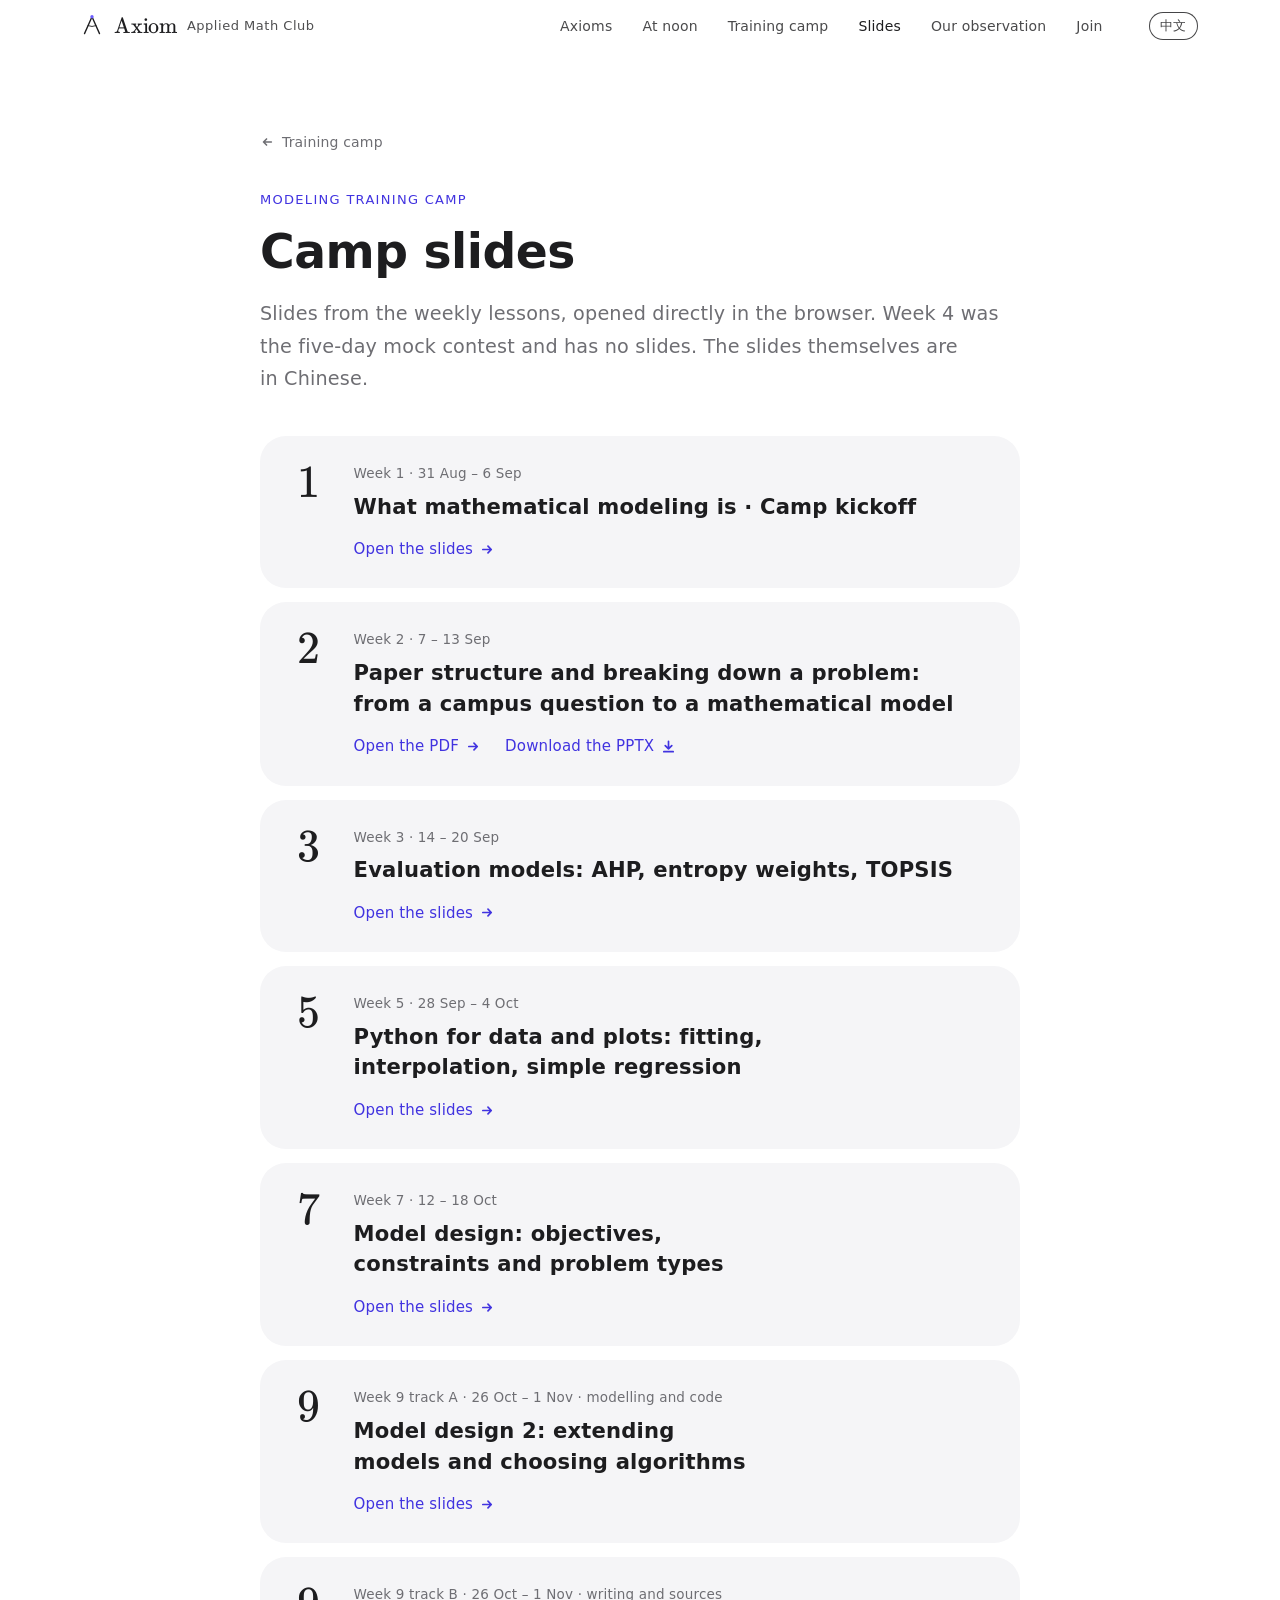
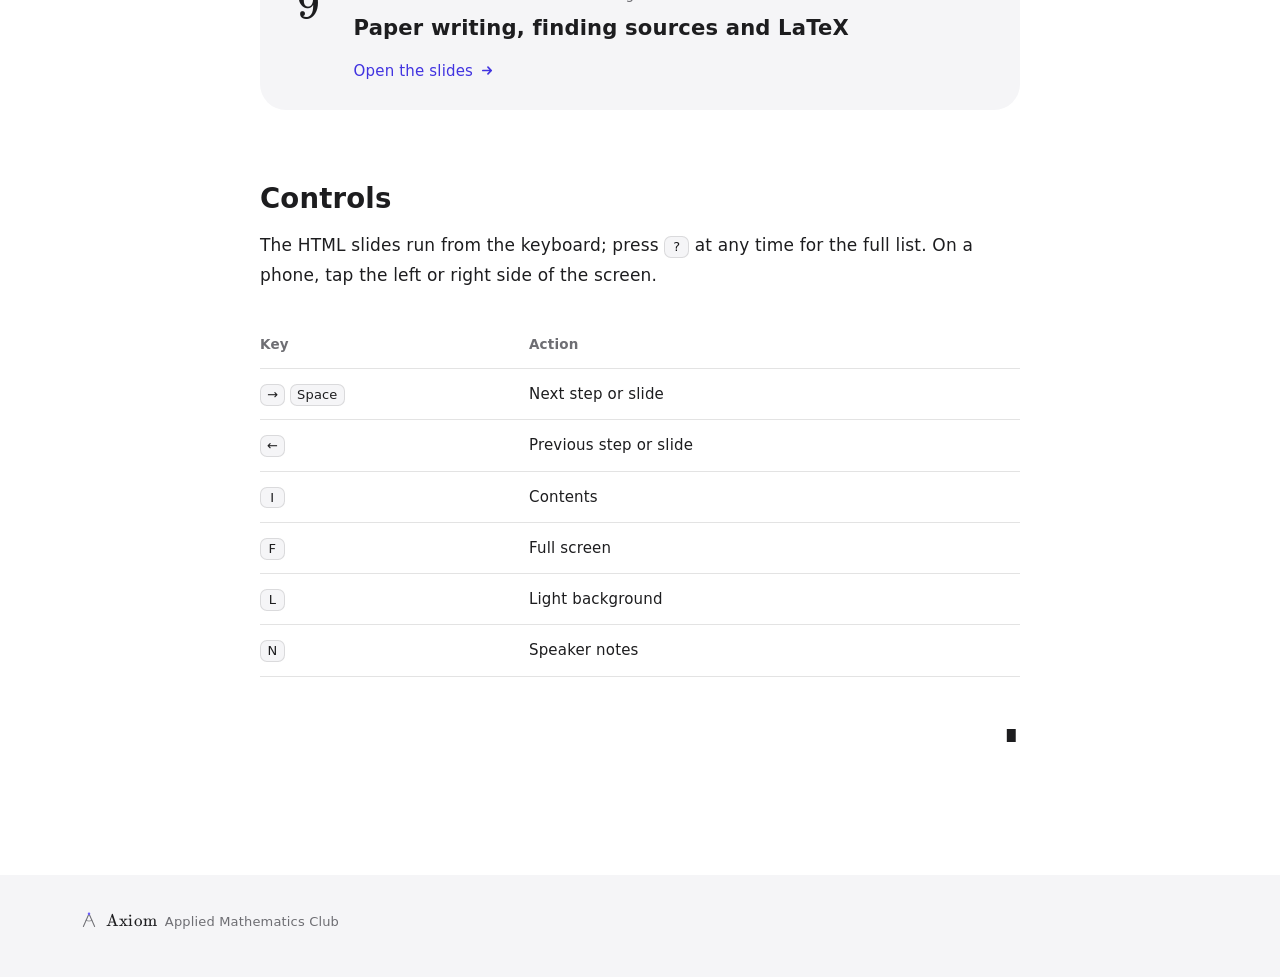
<file: slides/index.html>
<!doctype html>
<html lang="zh-Hans" data-lang="zh" data-title-zh="训练营课件 · Axiom 应用数学社" data-title-en="Camp slides · Axiom Applied Mathematics Club">
<head>
<meta charset="utf-8">
<meta name="viewport" content="width=device-width, initial-scale=1, viewport-fit=cover">
<title>训练营课件 · Axiom 应用数学社</title>
<meta name="description" content="数学建模训练营每周正课的课件，在浏览器里直接打开。">
<meta name="theme-color" content="#ffffff">
<meta property="og:title" content="训练营课件 · Axiom 应用数学社">
<meta property="og:description" content="数学建模训练营每周正课的课件，在浏览器里直接打开。">
<link rel="icon" href="../assets/img/favicon.svg" type="image/svg+xml">
<link rel="apple-touch-icon" href="../assets/img/apple-touch-icon.png">
<link rel="preload" href="../assets/fonts/KaTeX_Main-Regular.woff2" as="font" type="font/woff2" crossorigin>
<script>
  (function () {
    var d = document.documentElement, saved = null;
    d.classList.add("js");
    try { saved = localStorage.getItem("axiom-lang"); } catch (e) {}
    var lang = saved === "zh" || saved === "en" ? saved : ((navigator.language || "zh").toLowerCase().indexOf("zh") === 0 ? "zh" : "en");
    d.setAttribute("data-lang", lang);
    d.lang = lang === "zh" ? "zh-Hans" : "en";
    document.title = d.getAttribute("data-title-" + lang);
  })();
</script>
<link rel="stylesheet" href="../assets/css/site.css">
<script src="../assets/js/site.js" defer></script>
</head>
<body>
<a class="skip" href="#main"><span data-l="zh">跳到正文</span><span data-l="en" lang="en">Skip to content</span></a>

<header class="nav" data-tone="light">
  <div class="wrap">
    <a class="brand" href="../">
      <svg class="mark" viewBox="0 0 64 64" aria-hidden="true"><g fill="none" stroke="currentColor" stroke-linecap="round" stroke-linejoin="round"><path d="M12 55 L32 10 L52 55" stroke-width="3.6"/><path d="M21.44 33.76 A26 26 0 0 0 42.56 33.76" stroke-width="2.4"/></g><circle cx="32" cy="10" r="4.4" fill="#6b5cff"/></svg>
      <b lang="en">Axiom</b>
      <span data-l="zh">应用数学社</span><span data-l="en" lang="en">Applied Math Club</span>
    </a>
    <nav data-aria-zh="页面导航" data-aria-en="Page navigation" aria-label="页面导航">
      <ul class="nav-links">
        <li><a href="../#axiom"><span data-l="zh">公理</span><span data-l="en" lang="en">Axioms</span></a></li>
        <li><a href="../#noon"><span data-l="zh">午间活动</span><span data-l="en" lang="en">At noon</span></a></li>
        <li><a href="../#camp"><span data-l="zh">训练营</span><span data-l="en" lang="en">Training camp</span></a></li>
        <li><a href="./" aria-current="true"><span data-l="zh">课件</span><span data-l="en" lang="en">Slides</span></a></li>
        <li><a href="../#research"><span data-l="zh">我们的研究</span><span data-l="en" lang="en">Our observation</span></a></li>
        <li><a href="../#join"><span data-l="zh">加入</span><span data-l="en" lang="en">Join</span></a></li>
      </ul>
    </nav>
    <div class="nav-tools">
      <button class="lang-btn" type="button" data-lang-toggle data-aria-zh="切换到英文" data-aria-en="Switch to Chinese" aria-label="切换到英文"><span class="pill"><span data-l="zh" lang="en">EN</span><span data-l="en">中文</span></span></button>
      <button class="menu-btn" type="button" aria-expanded="false" aria-controls="sheet" data-aria-zh="菜单" data-aria-en="Menu" aria-label="菜单"><i></i></button>
    </div>
  </div>
</header>
<div class="sheet" id="sheet">
  <ul>
        <li><a href="../#axiom"><span data-l="zh">公理</span><span data-l="en" lang="en">Axioms</span></a></li>
        <li><a href="../#noon"><span data-l="zh">午间活动</span><span data-l="en" lang="en">At noon</span></a></li>
        <li><a href="../#camp"><span data-l="zh">训练营</span><span data-l="en" lang="en">Training camp</span></a></li>
        <li><a href="./" aria-current="true"><span data-l="zh">课件</span><span data-l="en" lang="en">Slides</span></a></li>
        <li><a href="../#research"><span data-l="zh">我们的研究</span><span data-l="en" lang="en">Our observation</span></a></li>
        <li><a href="../#join"><span data-l="zh">加入</span><span data-l="en" lang="en">Join</span></a></li>
  </ul>
</div>

<main id="main" class="page">
  <article class="article">
    <a class="back" href="../#camp"><svg viewBox="0 0 16 16" fill="none" stroke="currentColor" stroke-width="1.8" aria-hidden="true"><path d="M13 8H4M7.5 4.5 4 8l3.5 3.5" stroke-linecap="round" stroke-linejoin="round"/></svg><span data-l="zh">训练营</span><span data-l="en" lang="en">Training camp</span></a>

    <p class="eyebrow"><span data-l="zh">数学建模训练营</span><span data-l="en" lang="en">Modeling training camp</span></p>
    <h1 class="h1"><span data-l="zh">训练营课件</span><span data-l="en" lang="en">Camp slides</span></h1>
    <p class="dek"><span data-l="zh">每周正课用的课件，在浏览器里直接打开。第 4 周是五天模拟赛，没有课件。</span><span data-l="en" lang="en">Slides from the weekly lessons, opened directly in the browser. Week 4 was the five-day mock contest and has no slides. The slides themselves are in Chinese.</span></p>

    <ol class="decks">
      <li class="deck">
        <span class="idx" aria-hidden="true">1</span>
        <div>
          <p class="when"><span data-l="zh">第 1 周 · 8 月 31 日至 9 月 6 日</span><span data-l="en" lang="en">Week 1 · 31 Aug – 6 Sep</span></p>
          <h2><a href="week1.html"><span data-l="zh">数学建模是什么 · 训练营启动</span><span data-l="en" lang="en">What mathematical modeling is · Camp kickoff</span></a></h2>
          <p class="go"><span class="more"><span data-l="zh">打开课件</span><span data-l="en" lang="en">Open the slides</span><svg viewBox="0 0 16 16" fill="none" stroke="currentColor" stroke-width="1.8" aria-hidden="true"><path d="M3 8h9M8.5 4.5 12 8l-3.5 3.5" stroke-linecap="round" stroke-linejoin="round"/></svg></span></p>
        </div>
      </li>
      <li class="deck">
        <span class="idx" aria-hidden="true">2</span>
        <div>
          <p class="when"><span data-l="zh">第 2 周 · 9 月 7 日至 9 月 13 日</span><span data-l="en" lang="en">Week 2 · 7 – 13 Sep</span></p>
          <h2><a href="week2.pdf"><span data-l="zh">论文结构与问题拆解：从校园问题到数学模型</span><span data-l="en" lang="en">Paper structure and breaking down a problem: from a campus question to a mathematical model</span></a></h2>
          <p class="go"><span class="more"><span data-l="zh">打开 PDF</span><span data-l="en" lang="en">Open the PDF</span><svg viewBox="0 0 16 16" fill="none" stroke="currentColor" stroke-width="1.8" aria-hidden="true"><path d="M3 8h9M8.5 4.5 12 8l-3.5 3.5" stroke-linecap="round" stroke-linejoin="round"/></svg></span><a href="week2.pptx" download><span data-l="zh">下载 PPTX</span><span data-l="en" lang="en">Download the PPTX</span><svg viewBox="0 0 16 16" fill="none" stroke="currentColor" stroke-width="1.8" aria-hidden="true"><path d="M8 2.5v8M4.5 7 8 10.5 11.5 7M3 13.5h10" stroke-linecap="round" stroke-linejoin="round"/></svg></a></p>
        </div>
      </li>
      <li class="deck">
        <span class="idx" aria-hidden="true">3</span>
        <div>
          <p class="when"><span data-l="zh">第 3 周 · 9 月 14 日至 9 月 20 日</span><span data-l="en" lang="en">Week 3 · 14 – 20 Sep</span></p>
          <h2><a href="week3.html"><span data-l="zh">评价类模型：AHP、熵权法、TOPSIS</span><span data-l="en" lang="en">Evaluation models: AHP, entropy weights, TOPSIS</span></a></h2>
          <p class="go"><span class="more"><span data-l="zh">打开课件</span><span data-l="en" lang="en">Open the slides</span><svg viewBox="0 0 16 16" fill="none" stroke="currentColor" stroke-width="1.8" aria-hidden="true"><path d="M3 8h9M8.5 4.5 12 8l-3.5 3.5" stroke-linecap="round" stroke-linejoin="round"/></svg></span></p>
        </div>
      </li>
      <li class="deck">
        <span class="idx" aria-hidden="true">5</span>
        <div>
          <p class="when"><span data-l="zh">第 5 周 · 9 月 28 日至 10 月 4 日</span><span data-l="en" lang="en">Week 5 · 28 Sep – 4 Oct</span></p>
          <h2><a href="week5.html"><span data-l="zh">Python 数据处理与可视化：拟合、插值、简单回归</span><span data-l="en" lang="en">Python for data and plots: fitting, interpolation, simple regression</span></a></h2>
          <p class="go"><span class="more"><span data-l="zh">打开课件</span><span data-l="en" lang="en">Open the slides</span><svg viewBox="0 0 16 16" fill="none" stroke="currentColor" stroke-width="1.8" aria-hidden="true"><path d="M3 8h9M8.5 4.5 12 8l-3.5 3.5" stroke-linecap="round" stroke-linejoin="round"/></svg></span></p>
        </div>
      </li>
      <li class="deck">
        <span class="idx" aria-hidden="true">7</span>
        <div>
          <p class="when"><span data-l="zh">第 7 周 · 10 月 12 日至 10 月 18 日</span><span data-l="en" lang="en">Week 7 · 12 – 18 Oct</span></p>
          <h2><a href="week7.html"><span data-l="zh">模型设计基础：目标函数、约束与题型识别</span><span data-l="en" lang="en">Model design: objectives, constraints and problem types</span></a></h2>
          <p class="go"><span class="more"><span data-l="zh">打开课件</span><span data-l="en" lang="en">Open the slides</span><svg viewBox="0 0 16 16" fill="none" stroke="currentColor" stroke-width="1.8" aria-hidden="true"><path d="M3 8h9M8.5 4.5 12 8l-3.5 3.5" stroke-linecap="round" stroke-linejoin="round"/></svg></span></p>
        </div>
      </li>
      <li class="deck">
        <span class="idx" aria-hidden="true">9</span>
        <div>
          <p class="when"><span data-l="zh">第 9 周 A 路 · 10 月 26 日至 11 月 1 日 · 模型与代码</span><span data-l="en" lang="en">Week 9 track A · 26 Oct – 1 Nov · modelling and code</span></p>
          <h2><a href="week9a.html"><span data-l="zh">模型设计基础 2：模型扩展与算法设计</span><span data-l="en" lang="en">Model design 2: extending models and choosing algorithms</span></a></h2>
          <p class="go"><span class="more"><span data-l="zh">打开课件</span><span data-l="en" lang="en">Open the slides</span><svg viewBox="0 0 16 16" fill="none" stroke="currentColor" stroke-width="1.8" aria-hidden="true"><path d="M3 8h9M8.5 4.5 12 8l-3.5 3.5" stroke-linecap="round" stroke-linejoin="round"/></svg></span></p>
        </div>
      </li>
      <li class="deck">
        <span class="idx" aria-hidden="true">9</span>
        <div>
          <p class="when"><span data-l="zh">第 9 周 B 路 · 10 月 26 日至 11 月 1 日 · 论文与文献</span><span data-l="en" lang="en">Week 9 track B · 26 Oct – 1 Nov · writing and sources</span></p>
          <h2><a href="week9b.html"><span data-l="zh">论文写作、资料查找与 LaTeX</span><span data-l="en" lang="en">Paper writing, finding sources and LaTeX</span></a></h2>
          <p class="go"><span class="more"><span data-l="zh">打开课件</span><span data-l="en" lang="en">Open the slides</span><svg viewBox="0 0 16 16" fill="none" stroke="currentColor" stroke-width="1.8" aria-hidden="true"><path d="M3 8h9M8.5 4.5 12 8l-3.5 3.5" stroke-linecap="round" stroke-linejoin="round"/></svg></span></p>
        </div>
      </li>
    </ol>

    <h2><span data-l="zh">翻页</span><span data-l="en" lang="en">Controls</span></h2>
    <p><span data-l="zh">HTML 课件用键盘翻页，按 <kbd>?</kbd> 可以随时查看全部键位。手机上点屏幕左右两侧翻页。</span><span data-l="en" lang="en">The HTML slides run from the keyboard; press <kbd>?</kbd> at any time for the full list. On a phone, tap the left or right side of the screen.</span></p>
    <table class="tbl">
      <thead><tr>
        <th><span data-l="zh">按键</span><span data-l="en" lang="en">Key</span></th>
        <th><span data-l="zh">作用</span><span data-l="en" lang="en">Action</span></th>
      </tr></thead>
      <tbody>
        <tr><td><kbd>→</kbd> <kbd><span data-l="zh">空格</span><span data-l="en" lang="en">Space</span></kbd></td><td><span data-l="zh">下一步或下一页</span><span data-l="en" lang="en">Next step or slide</span></td></tr>
        <tr><td><kbd>←</kbd></td><td><span data-l="zh">上一步或上一页</span><span data-l="en" lang="en">Previous step or slide</span></td></tr>
        <tr><td><kbd>I</kbd></td><td><span data-l="zh">目录</span><span data-l="en" lang="en">Contents</span></td></tr>
        <tr><td><kbd>F</kbd></td><td><span data-l="zh">全屏</span><span data-l="en" lang="en">Full screen</span></td></tr>
        <tr><td><kbd>L</kbd></td><td><span data-l="zh">换成浅色底</span><span data-l="en" lang="en">Light background</span></td></tr>
        <tr><td><kbd>N</kbd></td><td><span data-l="zh">讲者提示</span><span data-l="en" lang="en">Speaker notes</span></td></tr>
      </tbody>
    </table>

    <span class="qed-mark" aria-hidden="true">∎</span>
  </article>
</main>

<footer class="footer">
  <div class="wrap">
    <span><svg class="mark" viewBox="0 0 64 64" aria-hidden="true"><g fill="none" stroke="currentColor" stroke-linecap="round" stroke-linejoin="round"><path d="M12 55 L32 10 L52 55" stroke-width="3.6"/><path d="M21.44 33.76 A26 26 0 0 0 42.56 33.76" stroke-width="2.4"/></g><circle cx="32" cy="10" r="4.4" fill="#6b5cff"/></svg><b lang="en">Axiom</b><span data-l="zh">应用数学社</span><span data-l="en" lang="en">Applied Mathematics Club</span></span>
  </div>
</footer>
</body>
</html>
</file>
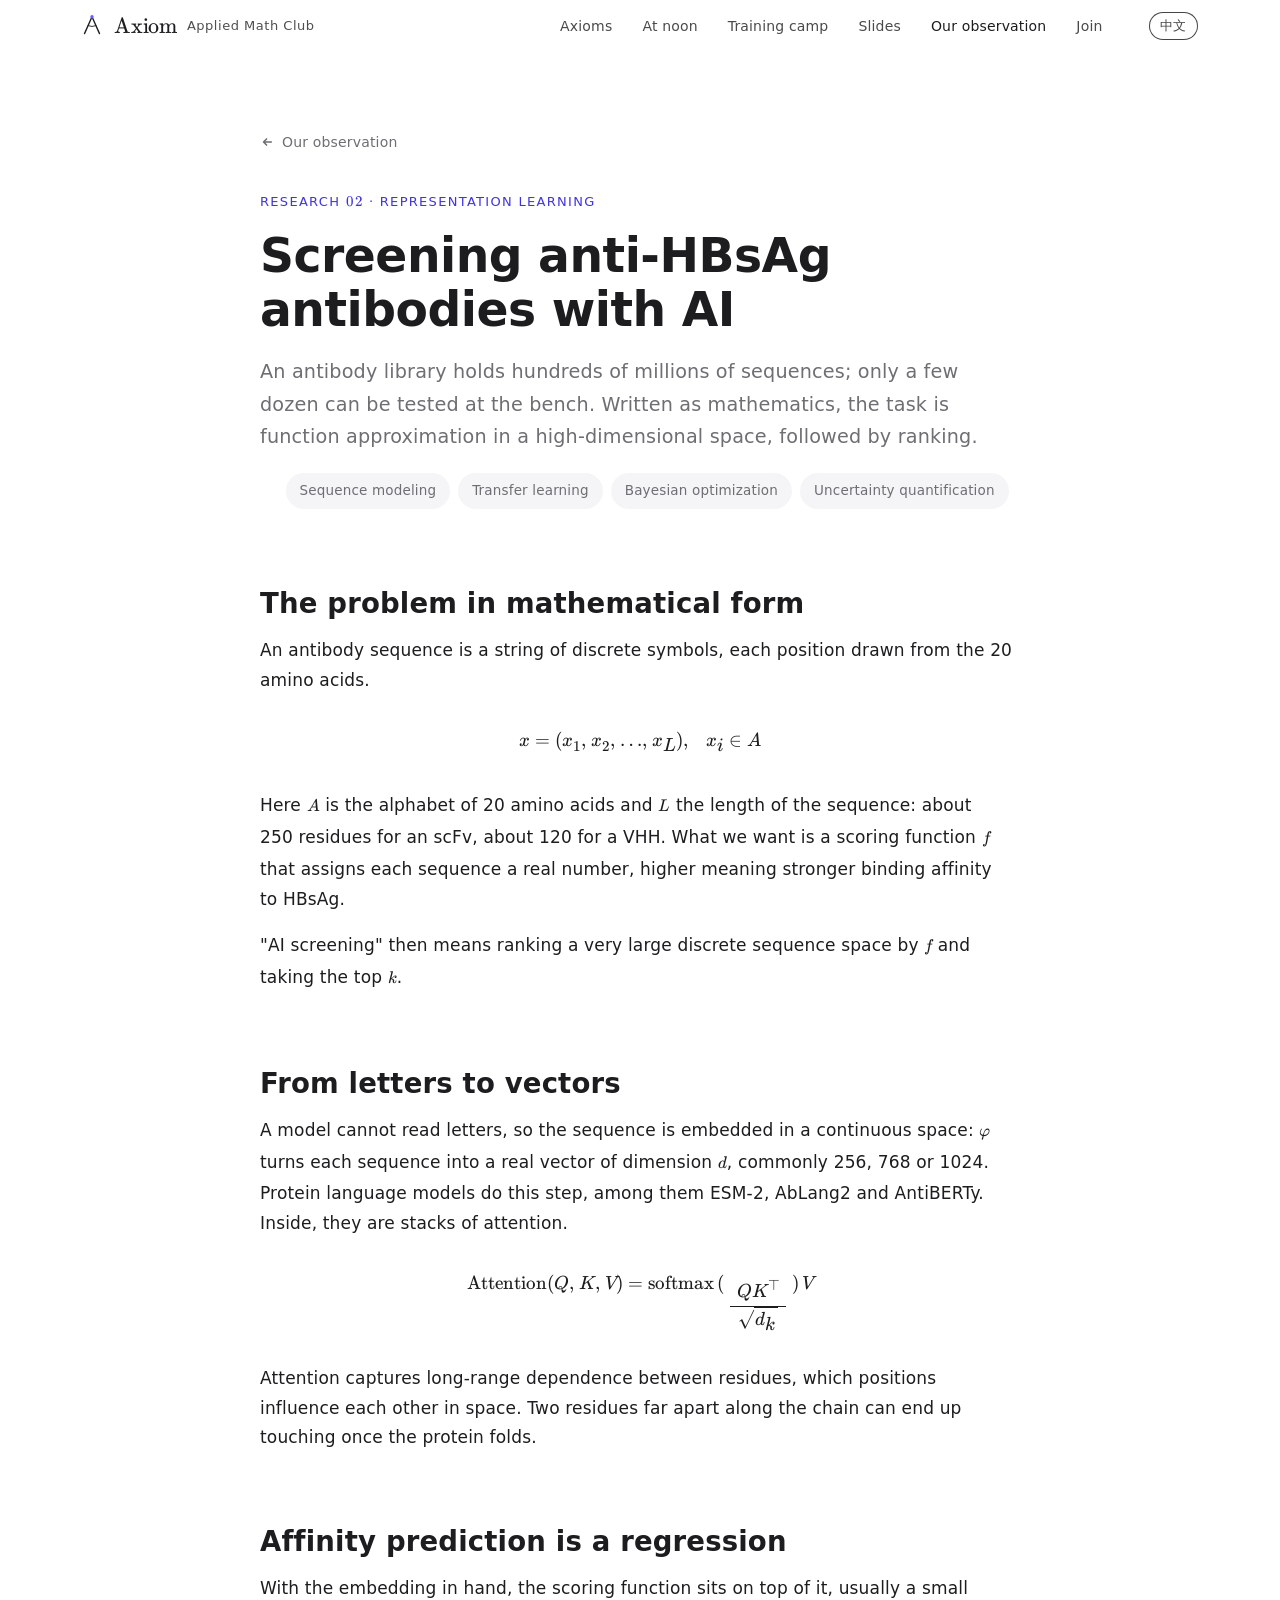
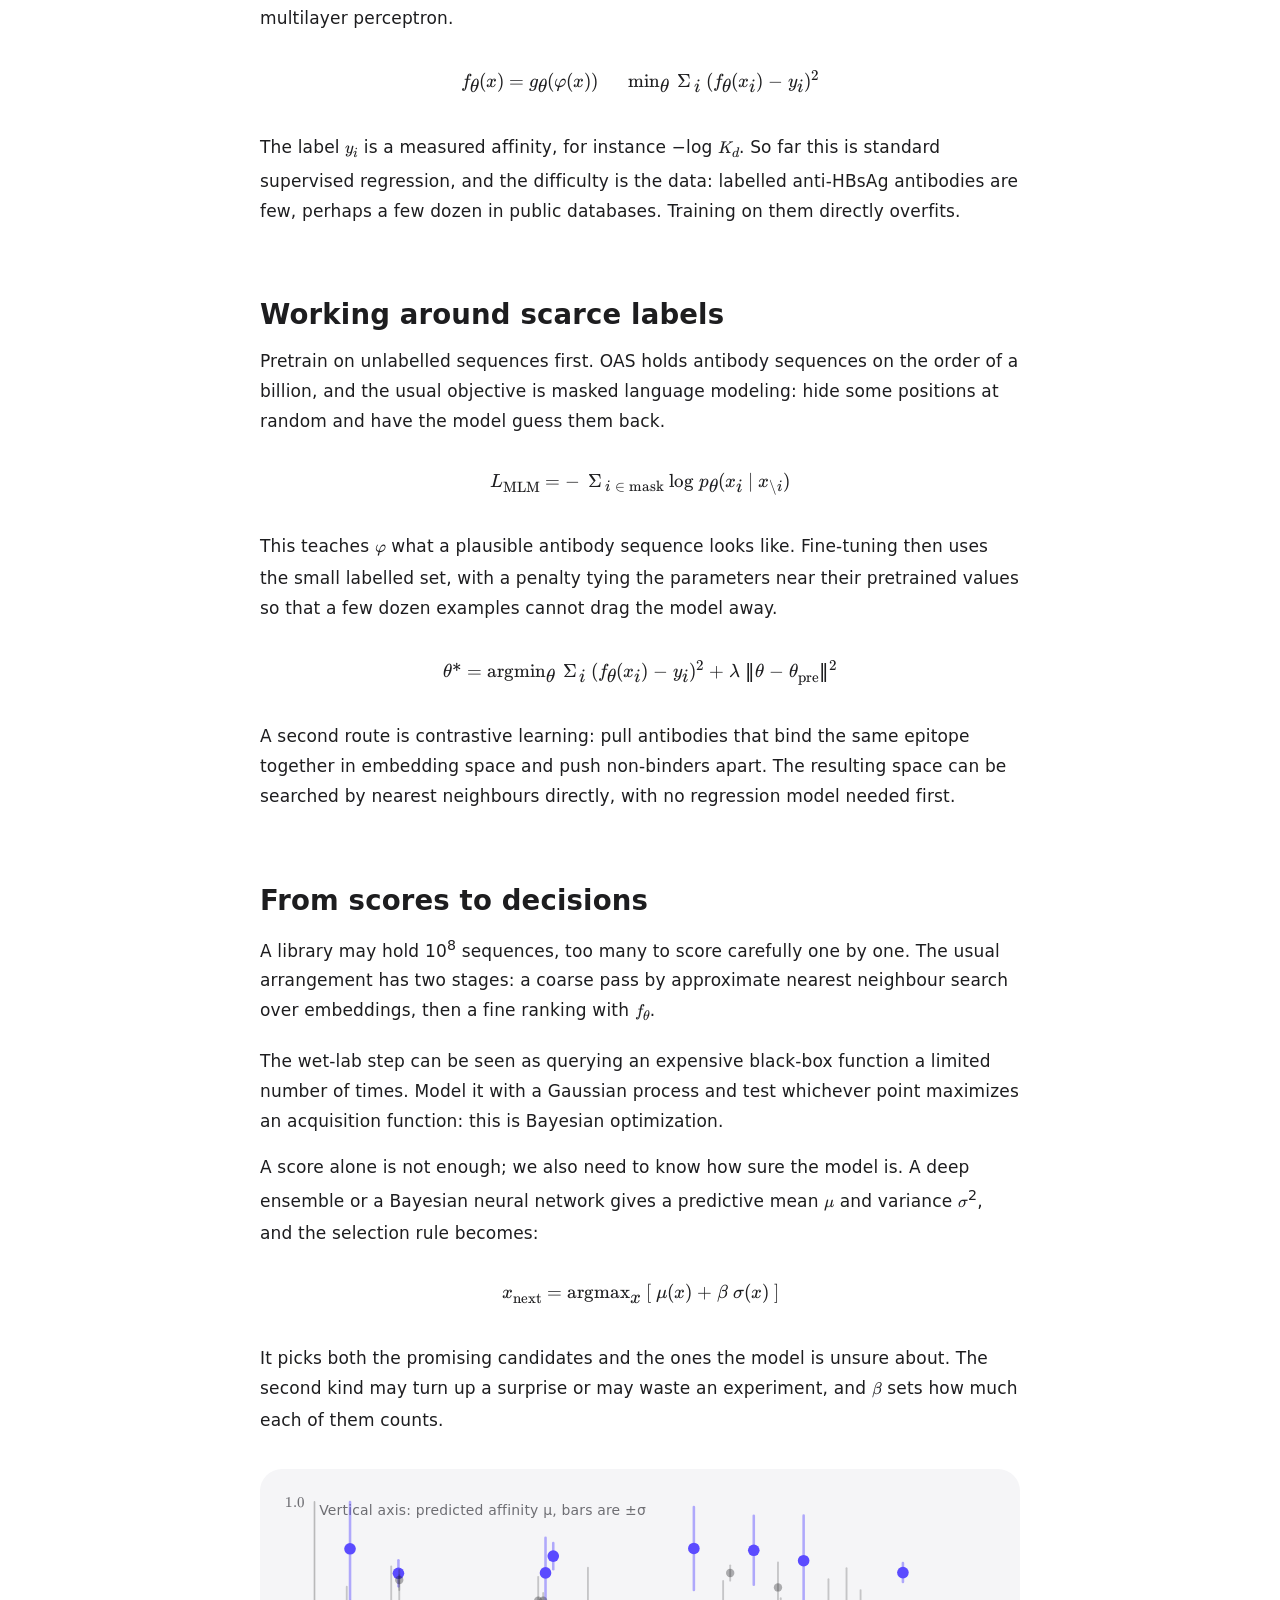
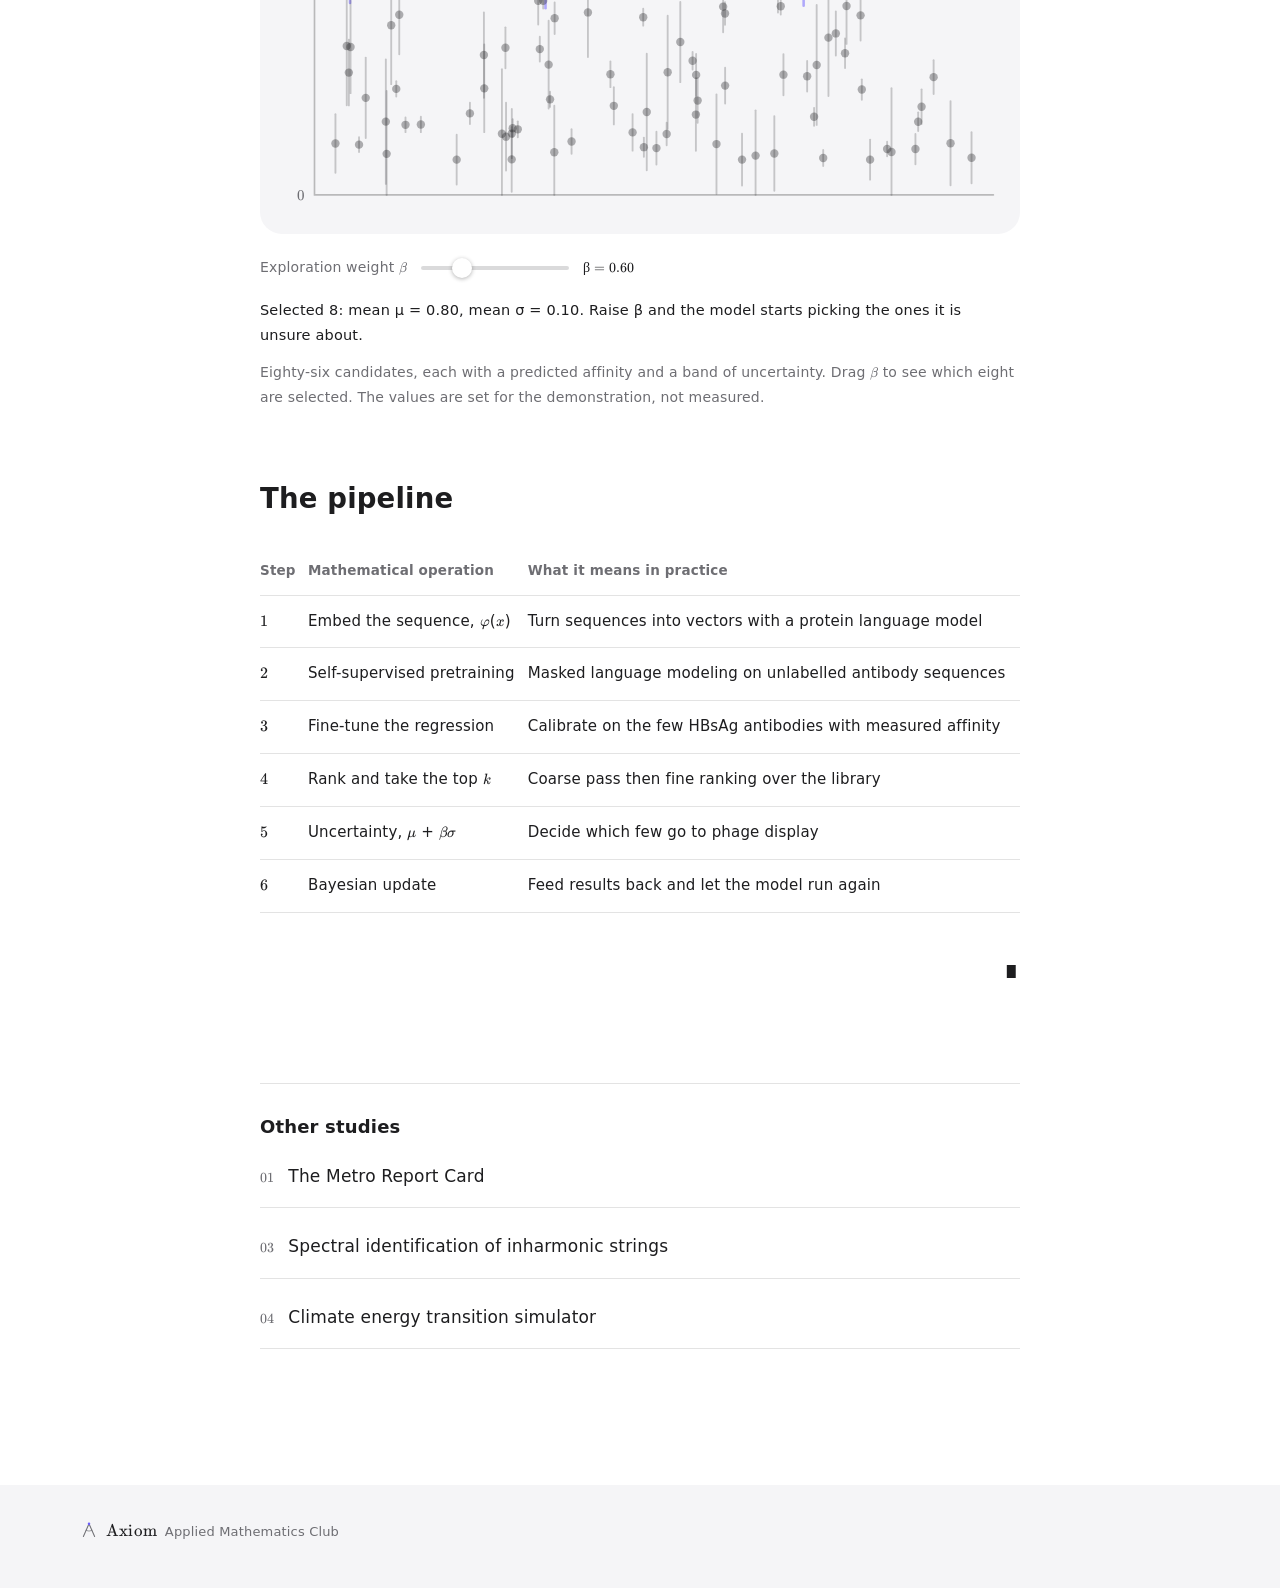
<file: research/antibody-screening/index.html>
<!doctype html>
<html lang="zh-Hans" data-lang="zh" data-title-zh="用 AI 筛选抗 HBsAg 抗体 · Axiom 应用数学社" data-title-en="Screening anti-HBsAg antibodies with AI · Axiom Applied Mathematics Club">
<head>
<meta charset="utf-8">
<meta name="viewport" content="width=device-width, initial-scale=1, viewport-fit=cover">
<title>用 AI 筛选抗 HBsAg 抗体 · Axiom 应用数学社</title>
<meta name="description" content="把抗体序列映到一个分数，再排序取前几名：高维离散空间上的回归、迁移学习与贝叶斯优化。">
<meta name="theme-color" content="#ffffff">
<meta property="og:title" content="用 AI 筛选抗 HBsAg 抗体 · Axiom 应用数学社">
<meta property="og:description" content="把抗体序列映到一个分数，再排序取前几名：高维离散空间上的回归、迁移学习与贝叶斯优化。">
<link rel="icon" href="../../assets/img/favicon.svg" type="image/svg+xml">
<link rel="apple-touch-icon" href="../../assets/img/apple-touch-icon.png">
<link rel="preload" href="../../assets/fonts/KaTeX_Main-Regular.woff2" as="font" type="font/woff2" crossorigin>
<script>
  (function () {
    var d = document.documentElement, saved = null;
    d.classList.add("js");
    try { saved = localStorage.getItem("axiom-lang"); } catch (e) {}
    var lang = saved === "zh" || saved === "en" ? saved : ((navigator.language || "zh").toLowerCase().indexOf("zh") === 0 ? "zh" : "en");
    d.setAttribute("data-lang", lang);
    d.lang = lang === "zh" ? "zh-Hans" : "en";
    document.title = d.getAttribute("data-title-" + lang);
  })();
</script>
<link rel="stylesheet" href="../../assets/css/site.css">
<script src="../../assets/js/site.js" defer></script>
<script src="../../assets/js/figures.js" defer></script>
</head>
<body>
<a class="skip" href="#main"><span data-l="zh">跳到正文</span><span data-l="en" lang="en">Skip to content</span></a>

<header class="nav" data-tone="light">
  <div class="wrap">
    <a class="brand" href="../../">
      <svg class="mark" viewBox="0 0 64 64" aria-hidden="true"><g fill="none" stroke="currentColor" stroke-linecap="round" stroke-linejoin="round"><path d="M12 55 L32 10 L52 55" stroke-width="3.6"/><path d="M21.44 33.76 A26 26 0 0 0 42.56 33.76" stroke-width="2.4"/></g><circle cx="32" cy="10" r="4.4" fill="#6b5cff"/></svg>
      <b lang="en">Axiom</b>
      <span data-l="zh">应用数学社</span><span data-l="en" lang="en">Applied Math Club</span>
    </a>
    <nav data-aria-zh="页面导航" data-aria-en="Page navigation" aria-label="页面导航">
      <ul class="nav-links">
        <li><a href="../../#axiom"><span data-l="zh">公理</span><span data-l="en" lang="en">Axioms</span></a></li>
        <li><a href="../../#noon"><span data-l="zh">午间活动</span><span data-l="en" lang="en">At noon</span></a></li>
        <li><a href="../../#camp"><span data-l="zh">训练营</span><span data-l="en" lang="en">Training camp</span></a></li>
        <li><a href="../../slides/"><span data-l="zh">课件</span><span data-l="en" lang="en">Slides</span></a></li>
        <li><a href="../../#research" aria-current="true"><span data-l="zh">我们的研究</span><span data-l="en" lang="en">Our observation</span></a></li>
        <li><a href="../../#join"><span data-l="zh">加入</span><span data-l="en" lang="en">Join</span></a></li>
      </ul>
    </nav>
    <div class="nav-tools">
      <button class="lang-btn" type="button" data-lang-toggle data-aria-zh="切换到英文" data-aria-en="Switch to Chinese" aria-label="切换到英文"><span class="pill"><span data-l="zh" lang="en">EN</span><span data-l="en">中文</span></span></button>
      <button class="menu-btn" type="button" aria-expanded="false" aria-controls="sheet" data-aria-zh="菜单" data-aria-en="Menu" aria-label="菜单"><i></i></button>
    </div>
  </div>
</header>
<div class="sheet" id="sheet">
  <ul>
        <li><a href="../../#axiom"><span data-l="zh">公理</span><span data-l="en" lang="en">Axioms</span></a></li>
        <li><a href="../../#noon"><span data-l="zh">午间活动</span><span data-l="en" lang="en">At noon</span></a></li>
        <li><a href="../../#camp"><span data-l="zh">训练营</span><span data-l="en" lang="en">Training camp</span></a></li>
        <li><a href="../../slides/"><span data-l="zh">课件</span><span data-l="en" lang="en">Slides</span></a></li>
        <li><a href="../../#research" aria-current="true"><span data-l="zh">我们的研究</span><span data-l="en" lang="en">Our observation</span></a></li>
        <li><a href="../../#join"><span data-l="zh">加入</span><span data-l="en" lang="en">Join</span></a></li>
  </ul>
</div>

<main id="main" class="page">
  <article class="article">
    <a class="back" href="../../#research"><svg viewBox="0 0 16 16" fill="none" stroke="currentColor" stroke-width="1.8" aria-hidden="true"><path d="M13 8H4M7.5 4.5 4 8l3.5 3.5" stroke-linecap="round" stroke-linejoin="round"/></svg><span data-l="zh">我们的研究</span><span data-l="en" lang="en">Our observation</span></a>

    <p class="eyebrow"><span data-l="zh">研究 <span class="cm">02</span> · 表示学习与贝叶斯优化</span><span data-l="en" lang="en">Research <span class="cm">02</span> · Representation learning</span></p>
    <h1 class="h1"><span data-l="zh">用 AI 筛选抗 HBsAg 抗体</span><span data-l="en" lang="en">Screening anti-HBsAg antibodies with AI</span></h1>
    <p class="dek"><span data-l="zh">抗体库里有上亿条序列，能送去做实验的只有几十条。把问题写成数学，它是高维空间里的函数逼近加排序。</span><span data-l="en" lang="en">An antibody library holds hundreds of millions of sequences; only a few dozen can be tested at the bench. Written as mathematics, the task is function approximation in a high-dimensional space, followed by ranking.</span></p>
    <ul class="tags">
      <li><span data-l="zh">序列建模</span><span data-l="en" lang="en">Sequence modeling</span></li>
      <li><span data-l="zh">迁移学习</span><span data-l="en" lang="en">Transfer learning</span></li>
      <li><span data-l="zh">贝叶斯优化</span><span data-l="en" lang="en">Bayesian optimization</span></li>
      <li><span data-l="zh">不确定性量化</span><span data-l="en" lang="en">Uncertainty quantification</span></li>
    </ul>

    <h2><span data-l="zh">问题的数学形式</span><span data-l="en" lang="en">The problem in mathematical form</span></h2>
    <p><span data-l="zh">一条抗体序列是一串离散符号，每个位置从 20 种氨基酸里取一个。</span><span data-l="en" lang="en">An antibody sequence is a string of discrete symbols, each position drawn from the 20 amino acids.</span></p>
    <div class="eq"><span class="var">x</span> = (<span class="var">x</span><sub>1</sub>, <span class="var">x</span><sub>2</sub>, …, <span class="var">x</span><sub class="var">L</sub>),<span style="padding-left:1em"></span><span class="var">x</span><sub class="var">i</sub> ∈ <span class="var">A</span></div>
    <p><span data-l="zh"><span class="var">A</span> 是 20 种氨基酸的字母表，<span class="var">L</span> 是序列长度。单链抗体（scFv）约 250 个氨基酸，纳米抗体（VHH）约 120 个。要找的是一个打分函数 <span class="var">f</span>，它给每条序列一个实数，分数越高，与 HBsAg 的结合亲和力越强。</span><span data-l="en" lang="en">Here <span class="var">A</span> is the alphabet of 20 amino acids and <span class="var">L</span> the length of the sequence: about 250 residues for an scFv, about 120 for a VHH. What we want is a scoring function <span class="var">f</span> that assigns each sequence a real number, higher meaning stronger binding affinity to HBsAg.</span></p>
    <p><span data-l="zh">所谓「AI 筛选」，在数学上就是在一个巨大的离散序列空间上用 <span class="var">f</span> 排序，取前 <span class="var">k</span> 名。</span><span data-l="en" lang="en">"AI screening" then means ranking a very large discrete sequence space by <span class="var">f</span> and taking the top <span class="var">k</span>.</span></p>

    <h2><span data-l="zh">从字母到向量</span><span data-l="en" lang="en">From letters to vectors</span></h2>
    <p><span data-l="zh">模型无法直接处理字母，序列须先嵌入连续空间：<span class="var">φ</span> 把每条序列变成一个 <span class="var">d</span> 维实向量，<span class="var">d</span> 常取 256、768 或 1024。这一步由蛋白语言模型完成，ESM-2、AbLang2、AntiBERTy 都属于这类。它们内部是一层层注意力。</span><span data-l="en" lang="en">A model cannot read letters, so the sequence is embedded in a continuous space: <span class="var">φ</span> turns each sequence into a real vector of dimension <span class="var">d</span>, commonly 256, 768 or 1024. Protein language models do this step, among them ESM-2, AbLang2 and AntiBERTy. Inside, they are stacks of attention.</span></p>
    <div class="eq">Attention(<span class="var">Q</span>, <span class="var">K</span>, <span class="var">V</span>) = softmax<span class="op">(</span><span class="frac"><span><span class="var">Q</span><span class="var">K</span><sup>⊤</sup></span><span>√<span class="rad"><span class="var">d</span><sub class="var">k</sub></span></span></span><span class="op">)</span><span class="var">V</span></div>
    <p><span data-l="zh">注意力捕捉的是残基之间的长程依赖：哪些位置的氨基酸在空间上相互影响。序列上离得远，折叠之后可能贴在一起。</span><span data-l="en" lang="en">Attention captures long-range dependence between residues, which positions influence each other in space. Two residues far apart along the chain can end up touching once the protein folds.</span></p>

    <h2><span data-l="zh">亲和力预测是一个回归</span><span data-l="en" lang="en">Affinity prediction is a regression</span></h2>
    <p><span data-l="zh">有了嵌入，打分函数接在它后面，通常是一个小的多层感知机。</span><span data-l="en" lang="en">With the embedding in hand, the scoring function sits on top of it, usually a small multilayer perceptron.</span></p>
    <div class="eq"><span class="var">f</span><sub class="var">θ</sub>(<span class="var">x</span>) = <span class="var">g</span><sub class="var">θ</sub>(<span class="var">φ</span>(<span class="var">x</span>))<span style="padding-left:1.6em"></span>min<sub class="var">θ</sub> <span class="op">Σ</span><sub class="var">i</sub> (<span class="var">f</span><sub class="var">θ</sub>(<span class="var">x</span><sub class="var">i</sub>) − <span class="var">y</span><sub class="var">i</sub>)<sup>2</sup></div>
    <p><span data-l="zh">标签 <span class="var">y</span><sub class="var">i</sub> 是实验测得的亲和力，例如 −log <span class="var">K</span><sub class="var">d</sub>。到此为止都是标准的监督回归，困难在数据：带亲和力标签的 HBsAg 抗体很少，公共数据库里可能只有几十条。直接训练会过拟合。</span><span data-l="en" lang="en">The label <span class="var">y</span><sub class="var">i</sub> is a measured affinity, for instance −log <span class="var">K</span><sub class="var">d</sub>. So far this is standard supervised regression, and the difficulty is the data: labelled anti-HBsAg antibodies are few, perhaps a few dozen in public databases. Training on them directly overfits.</span></p>

    <h2><span data-l="zh">标签稀缺时的做法</span><span data-l="en" lang="en">Working around scarce labels</span></h2>
    <p><span data-l="zh">先在无标签序列上做自监督预训练。OAS 里有十亿量级的抗体序列，常用目标是掩码语言建模：随机遮住一些位置，让模型把它们猜回来。</span><span data-l="en" lang="en">Pretrain on unlabelled sequences first. OAS holds antibody sequences on the order of a billion, and the usual objective is masked language modeling: hide some positions at random and have the model guess them back.</span></p>
    <div class="eq"><span class="var">L</span><sub>MLM</sub> = − <span class="op">Σ</span><sub><span class="var">i</span> ∈ mask</sub> log <span class="var">p</span><sub class="var">θ</sub>(<span class="var">x</span><sub class="var">i</sub> | <span class="var">x</span><sub>∖<span class="var">i</span></sub>)</div>
    <p><span data-l="zh">这一步让 <span class="var">φ</span> 学到「什么样的抗体序列是合理的」。再拿少量带标签的数据微调，同时加一项正则，把参数拴在预训练值附近，以免少量样本把参数带偏。</span><span data-l="en" lang="en">This teaches <span class="var">φ</span> what a plausible antibody sequence looks like. Fine-tuning then uses the small labelled set, with a penalty tying the parameters near their pretrained values so that a few dozen examples cannot drag the model away.</span></p>
    <div class="eq"><span class="var">θ</span>* = argmin<sub class="var">θ</sub> <span class="op">Σ</span><sub class="var">i</sub> (<span class="var">f</span><sub class="var">θ</sub>(<span class="var">x</span><sub class="var">i</sub>) − <span class="var">y</span><sub class="var">i</sub>)<sup>2</sup> + <span class="var">λ</span> ‖<span class="var">θ</span> − <span class="var">θ</span><sub>pre</sub>‖<sup>2</sup></div>
    <p><span data-l="zh">另一条路是对比学习：让结合同一表位的抗体在嵌入空间里靠近，不结合的推远。学出来的空间可以直接用最近邻搜索找候选，不必先有回归模型。</span><span data-l="en" lang="en">A second route is contrastive learning: pull antibodies that bind the same epitope together in embedding space and push non-binders apart. The resulting space can be searched by nearest neighbours directly, with no regression model needed first.</span></p>

    <h2><span data-l="zh">从打分到决策</span><span data-l="en" lang="en">From scores to decisions</span></h2>
    <p><span data-l="zh">序列库可能有 10<sup>8</sup> 条，逐条精算的代价太高。通常分两阶段：先用嵌入向量做近似最近邻粗筛，再用 <span class="var">f</span><sub class="var">θ</sub> 精排。</span><span data-l="en" lang="en">A library may hold 10<sup>8</sup> sequences, too many to score carefully one by one. The usual arrangement has two stages: a coarse pass by approximate nearest neighbour search over embeddings, then a fine ranking with <span class="var">f</span><sub class="var">θ</sub>.</span></p>
    <p><span data-l="zh">湿实验那一步可以看成对一个黑箱函数的查询，很贵，次数有限。用高斯过程给它建模，每次选采集函数最大的点去做实验，这就是贝叶斯优化。</span><span data-l="en" lang="en">The wet-lab step can be seen as querying an expensive black-box function a limited number of times. Model it with a Gaussian process and test whichever point maximizes an acquisition function: this is Bayesian optimization.</span></p>
    <p><span data-l="zh">只给一个分数并不够，还需知道模型有多确定。深度集成或贝叶斯神经网络给出预测均值 <span class="var">μ</span> 与方差 <span class="var">σ</span><sup>2</sup>，筛选策略于是变成：</span><span data-l="en" lang="en">A score alone is not enough; we also need to know how sure the model is. A deep ensemble or a Bayesian neural network gives a predictive mean <span class="var">μ</span> and variance <span class="var">σ</span><sup>2</sup>, and the selection rule becomes:</span></p>
    <div class="eq"><span class="var">x</span><sub>next</sub> = argmax<sub class="var">x</sub> [ <span class="var">μ</span>(<span class="var">x</span>) + <span class="var">β</span> <span class="var">σ</span>(<span class="var">x</span>) ]</div>
    <p><span data-l="zh">既选预测高的，也选模型把握不大的。后者可能有意外收获，也可能白做一次实验，两者各占多少分量由 <span class="var">β</span> 决定。</span><span data-l="en" lang="en">It picks both the promising candidates and the ones the model is unsure about. The second kind may turn up a surprise or may waste an experiment, and <span class="var">β</span> sets how much each of them counts.</span></p>

    <figure class="ifig" data-fig="acq">
      <div class="ifig-stage">
        <svg viewBox="0 0 640 300" role="img" data-aria-zh="候选抗体的预测亲和力与不确定度，按 μ + βσ 选出八条" data-aria-en="Candidate antibodies by predicted affinity and uncertainty, eight picked by μ + βσ" aria-label="候选抗体的预测亲和力与不确定度"></svg>
      </div>
      <div class="ifig-ctl">
        <label>
          <span data-l="zh">探索权重 <span class="var">β</span></span><span data-l="en" lang="en">Exploration weight <span class="var">β</span></span>
          <input type="range" min="0" max="250" value="60" step="5" data-ctl="beta" data-aria-zh="探索权重 β" data-aria-en="Exploration weight β" aria-label="探索权重 β">
          <output data-out="beta" class="cm"></output>
        </label>
      </div>
      <p class="readout" aria-live="polite"></p>
      <figcaption><span data-l="zh">八十六条候选，各有一个预测亲和力与一段不确定度。拖动 <span class="var">β</span>，观察入选的八条如何更替。图中数值为演示所设，并非实测。</span><span data-l="en" lang="en">Eighty-six candidates, each with a predicted affinity and a band of uncertainty. Drag <span class="var">β</span> to see which eight are selected. The values are set for the demonstration, not measured.</span></figcaption>
    </figure>

    <h2><span data-l="zh">整条流程</span><span data-l="en" lang="en">The pipeline</span></h2>
    <table class="tbl">
      <thead><tr>
        <th><span data-l="zh">步骤</span><span data-l="en" lang="en">Step</span></th>
        <th><span data-l="zh">数学操作</span><span data-l="en" lang="en">Mathematical operation</span></th>
        <th><span data-l="zh">实际动作</span><span data-l="en" lang="en">What it means in practice</span></th>
      </tr></thead>
      <tbody>
        <tr><td class="cm">1</td><td><span data-l="zh">序列嵌入 <span class="var">φ</span>(<span class="var">x</span>)</span><span data-l="en" lang="en">Embed the sequence, <span class="var">φ</span>(<span class="var">x</span>)</span></td><td><span data-l="zh">用蛋白语言模型把序列变向量</span><span data-l="en" lang="en">Turn sequences into vectors with a protein language model</span></td></tr>
        <tr><td class="cm">2</td><td><span data-l="zh">自监督预训练</span><span data-l="en" lang="en">Self-supervised pretraining</span></td><td><span data-l="zh">在无标签抗体序列上做掩码语言建模</span><span data-l="en" lang="en">Masked language modeling on unlabelled antibody sequences</span></td></tr>
        <tr><td class="cm">3</td><td><span data-l="zh">回归微调</span><span data-l="en" lang="en">Fine-tune the regression</span></td><td><span data-l="zh">用少量已测亲和力的 HBsAg 抗体校准</span><span data-l="en" lang="en">Calibrate on the few HBsAg antibodies with measured affinity</span></td></tr>
        <tr><td class="cm">4</td><td><span data-l="zh">排序取前 <span class="var">k</span></span><span data-l="en" lang="en">Rank and take the top <span class="var">k</span></span></td><td><span data-l="zh">粗筛加精排，从库里挑候选</span><span data-l="en" lang="en">Coarse pass then fine ranking over the library</span></td></tr>
        <tr><td class="cm">5</td><td><span data-l="zh">不确定性 <span class="var">μ</span> + <span class="var">β</span><span class="var">σ</span></span><span data-l="en" lang="en">Uncertainty, <span class="var">μ</span> + <span class="var">β</span><span class="var">σ</span></span></td><td><span data-l="zh">决定哪几条送去做噬菌体展示</span><span data-l="en" lang="en">Decide which few go to phage display</span></td></tr>
        <tr><td class="cm">6</td><td><span data-l="zh">贝叶斯更新</span><span data-l="en" lang="en">Bayesian update</span></td><td><span data-l="zh">实验结果回灌，模型再算一轮</span><span data-l="en" lang="en">Feed results back and let the model run again</span></td></tr>
      </tbody>
    </table>

    <span class="qed-mark" aria-hidden="true">∎</span>

    <nav class="also" data-aria-zh="其他研究" data-aria-en="Other studies" aria-label="其他研究">
      <h2><span data-l="zh">其他研究</span><span data-l="en" lang="en">Other studies</span></h2>
      <ul>
      <li><a href="../metro-report-card/"><span class="n">01</span><span class="t"><span data-l="zh">地铁成绩单</span><span data-l="en" lang="en">The Metro Report Card</span></span></a></li>
      <li><a href="../inharmonic-strings/"><span class="n">03</span><span class="t"><span data-l="zh">同基频非理想弦的谱辨识与参数重建</span><span data-l="en" lang="en">Spectral identification of inharmonic strings</span></span></a></li>
      <li><a href="../energy-transition/"><span class="n">04</span><span class="t"><span data-l="zh">气候能源转型模拟器</span><span data-l="en" lang="en">Climate energy transition simulator</span></span></a></li>
      </ul>
    </nav>
  </article>
</main>

<footer class="footer">
  <div class="wrap">
    <span><svg class="mark" viewBox="0 0 64 64" aria-hidden="true"><g fill="none" stroke="currentColor" stroke-linecap="round" stroke-linejoin="round"><path d="M12 55 L32 10 L52 55" stroke-width="3.6"/><path d="M21.44 33.76 A26 26 0 0 0 42.56 33.76" stroke-width="2.4"/></g><circle cx="32" cy="10" r="4.4" fill="#6b5cff"/></svg><b lang="en">Axiom</b><span data-l="zh">应用数学社</span><span data-l="en" lang="en">Applied Mathematics Club</span></span>
  </div>
</footer>
</body>
</html>
</file>
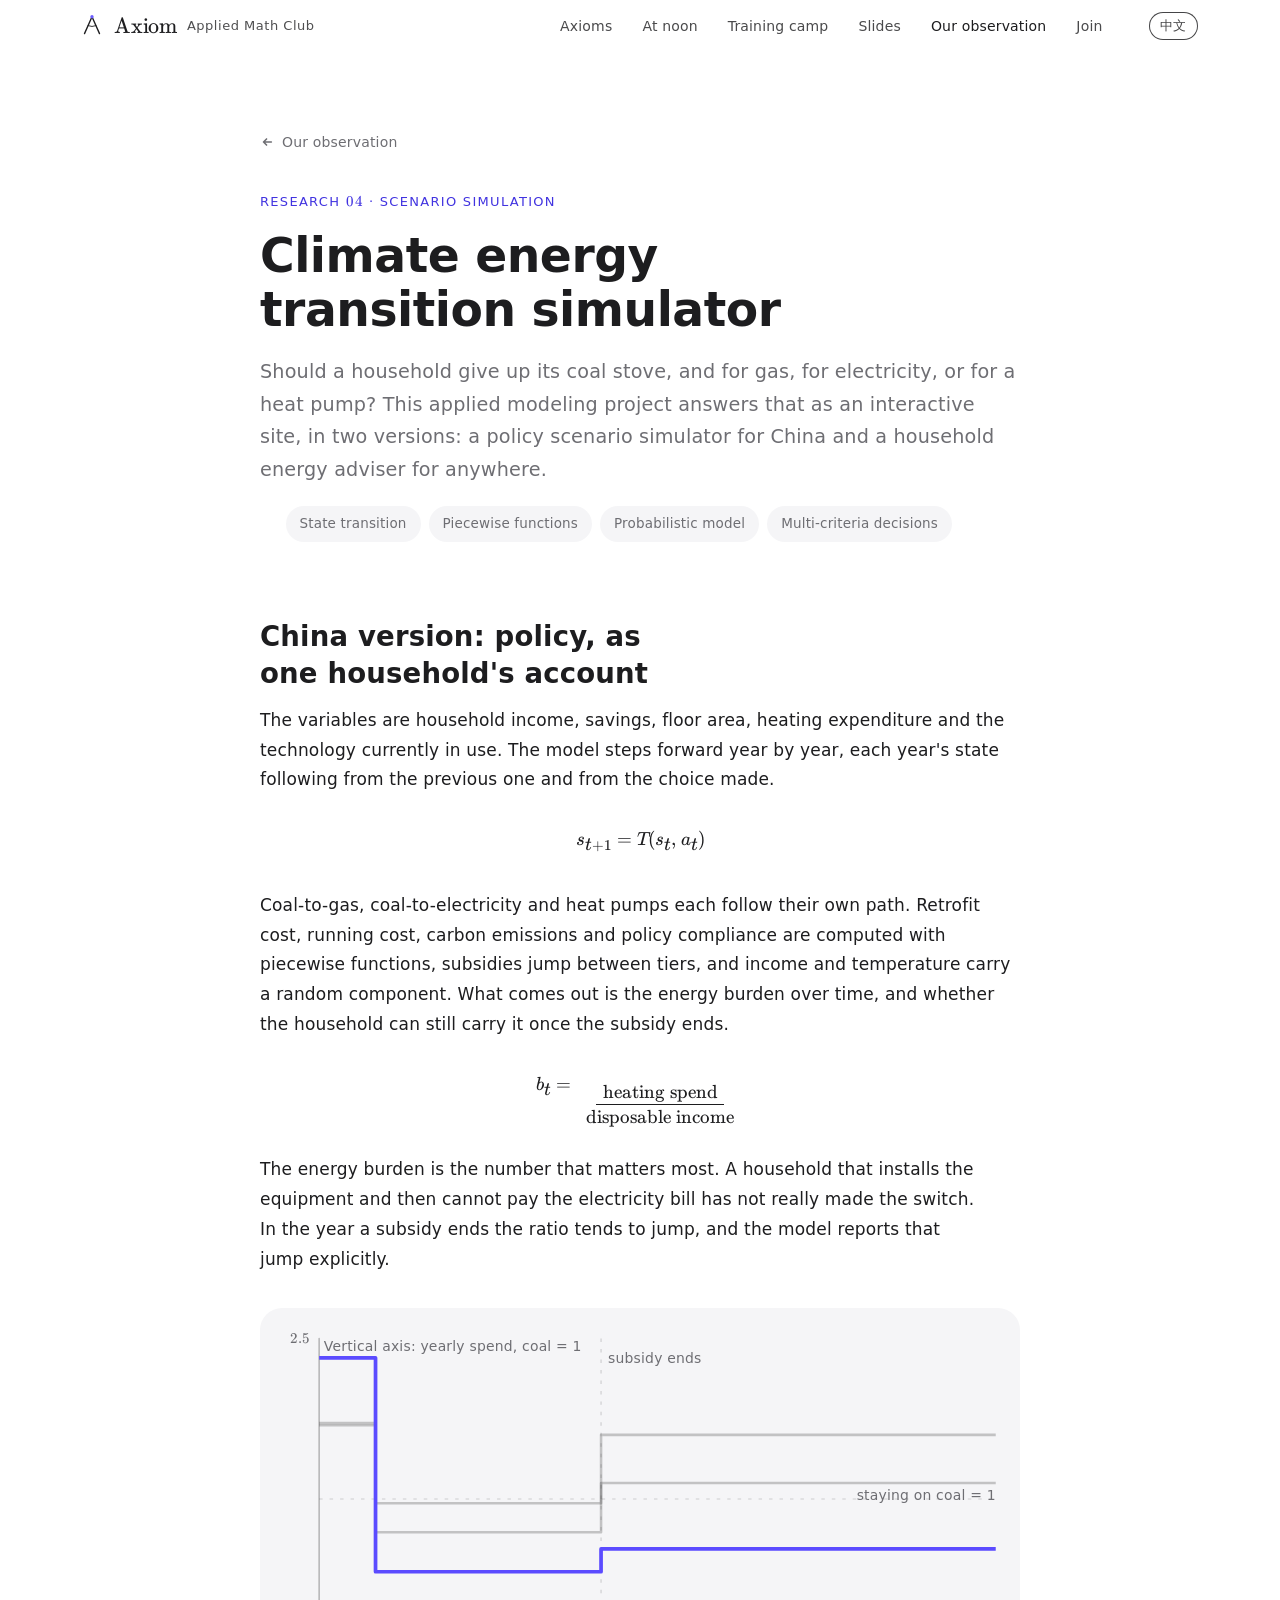
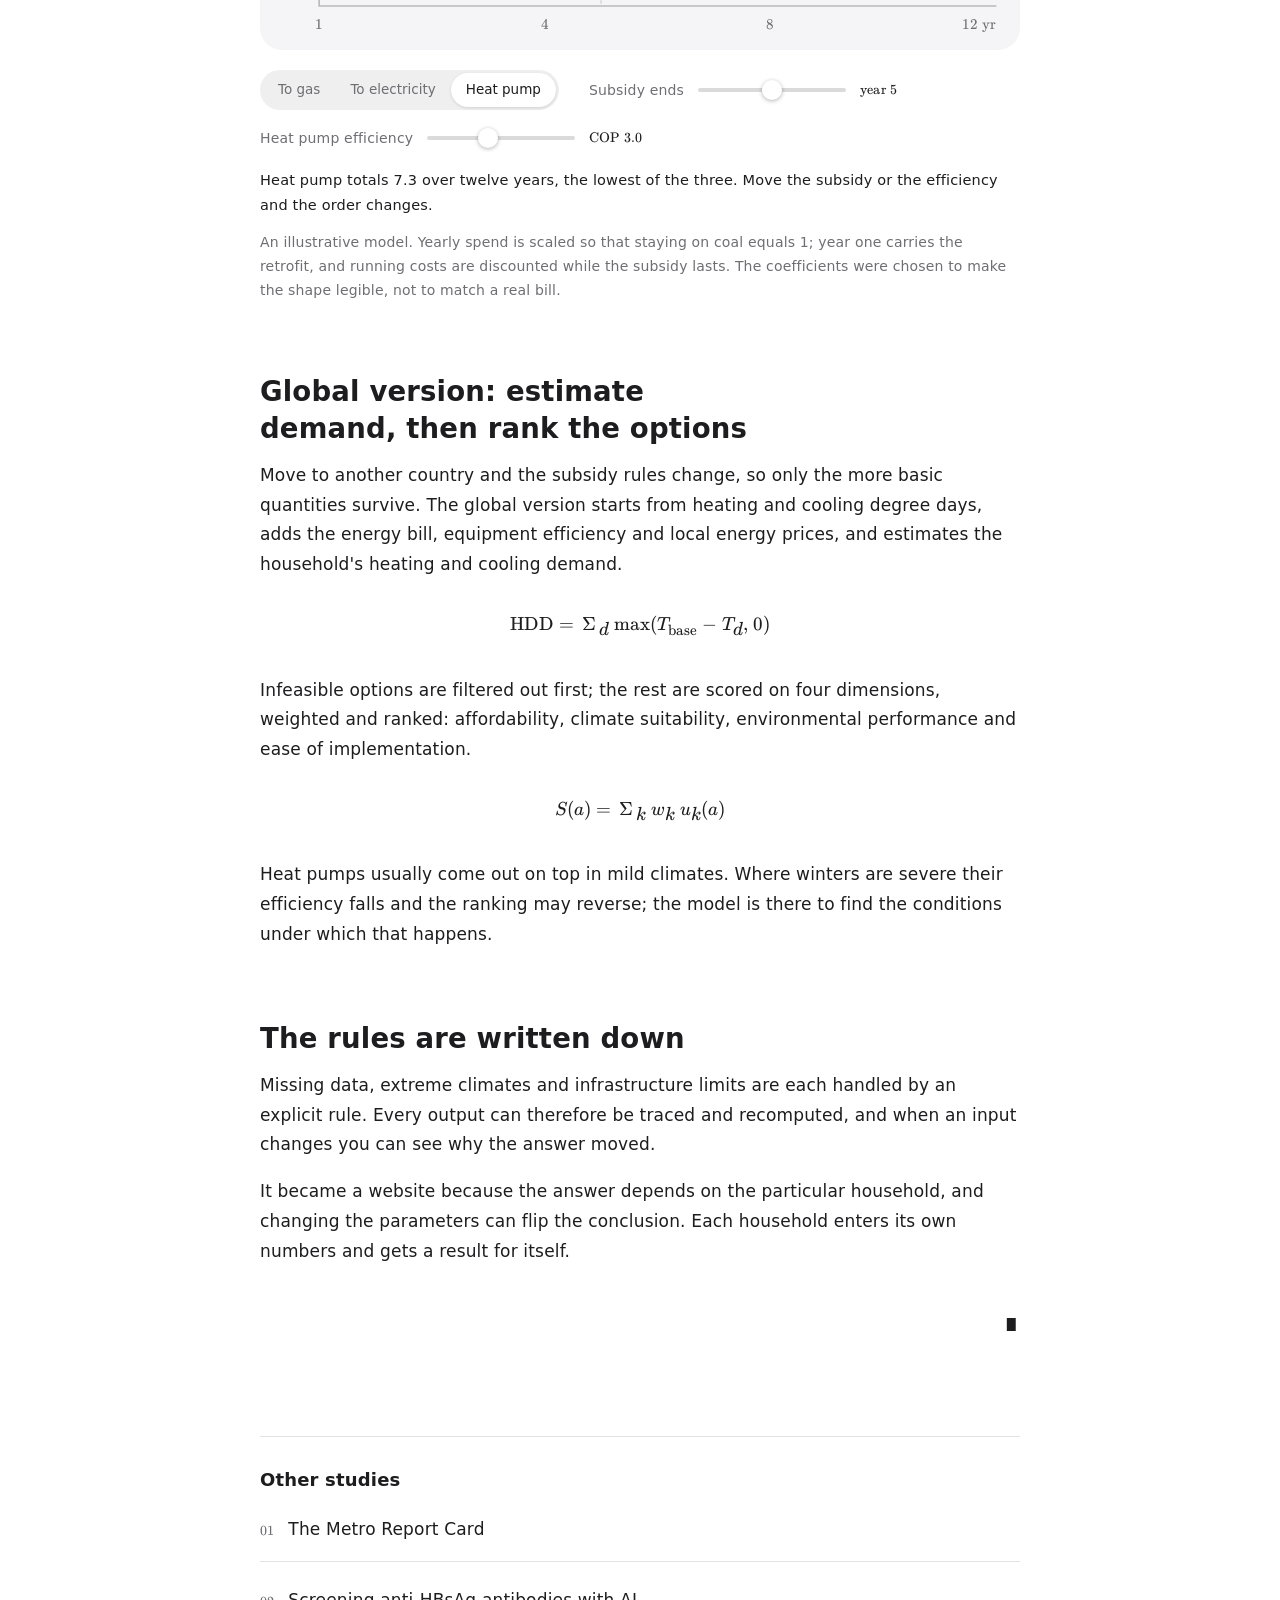
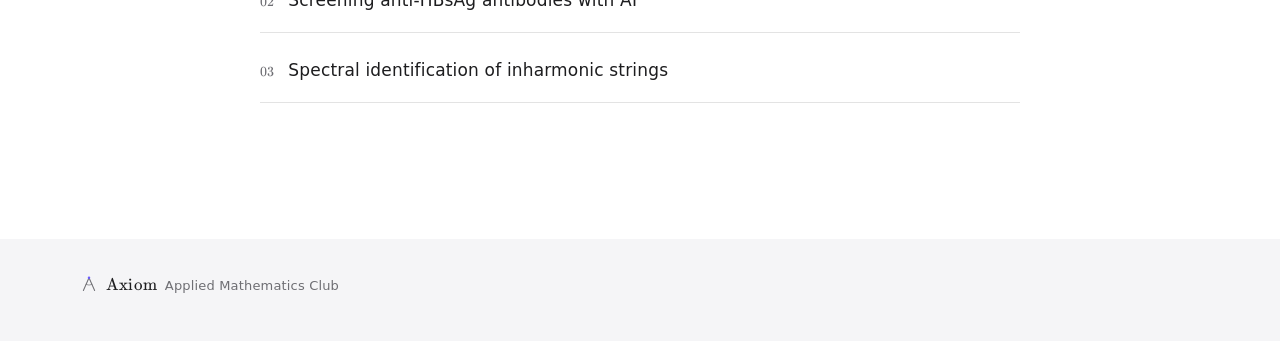
<file: research/energy-transition/index.html>
<!doctype html>
<html lang="zh-Hans" data-lang="zh" data-title-zh="气候能源转型模拟器 · Axiom 应用数学社" data-title-en="Climate energy transition simulator · Axiom Applied Mathematics Club">
<head>
<meta charset="utf-8">
<meta name="viewport" content="width=device-width, initial-scale=1, viewport-fit=cover">
<title>气候能源转型模拟器 · Axiom 应用数学社</title>
<meta name="description" content="家庭层面的清洁供暖决策：状态转移、分段函数、能源负担率，以及四个维度的加权排序。">
<meta name="theme-color" content="#ffffff">
<meta property="og:title" content="气候能源转型模拟器 · Axiom 应用数学社">
<meta property="og:description" content="家庭层面的清洁供暖决策：状态转移、分段函数、能源负担率，以及四个维度的加权排序。">
<link rel="icon" href="../../assets/img/favicon.svg" type="image/svg+xml">
<link rel="apple-touch-icon" href="../../assets/img/apple-touch-icon.png">
<link rel="preload" href="../../assets/fonts/KaTeX_Main-Regular.woff2" as="font" type="font/woff2" crossorigin>
<script>
  (function () {
    var d = document.documentElement, saved = null;
    d.classList.add("js");
    try { saved = localStorage.getItem("axiom-lang"); } catch (e) {}
    var lang = saved === "zh" || saved === "en" ? saved : ((navigator.language || "zh").toLowerCase().indexOf("zh") === 0 ? "zh" : "en");
    d.setAttribute("data-lang", lang);
    d.lang = lang === "zh" ? "zh-Hans" : "en";
    document.title = d.getAttribute("data-title-" + lang);
  })();
</script>
<link rel="stylesheet" href="../../assets/css/site.css">
<script src="../../assets/js/site.js" defer></script>
<script src="../../assets/js/figures.js" defer></script>
</head>
<body>
<a class="skip" href="#main"><span data-l="zh">跳到正文</span><span data-l="en" lang="en">Skip to content</span></a>

<header class="nav" data-tone="light">
  <div class="wrap">
    <a class="brand" href="../../">
      <svg class="mark" viewBox="0 0 64 64" aria-hidden="true"><g fill="none" stroke="currentColor" stroke-linecap="round" stroke-linejoin="round"><path d="M12 55 L32 10 L52 55" stroke-width="3.6"/><path d="M21.44 33.76 A26 26 0 0 0 42.56 33.76" stroke-width="2.4"/></g><circle cx="32" cy="10" r="4.4" fill="#6b5cff"/></svg>
      <b lang="en">Axiom</b>
      <span data-l="zh">应用数学社</span><span data-l="en" lang="en">Applied Math Club</span>
    </a>
    <nav data-aria-zh="页面导航" data-aria-en="Page navigation" aria-label="页面导航">
      <ul class="nav-links">
        <li><a href="../../#axiom"><span data-l="zh">公理</span><span data-l="en" lang="en">Axioms</span></a></li>
        <li><a href="../../#noon"><span data-l="zh">午间活动</span><span data-l="en" lang="en">At noon</span></a></li>
        <li><a href="../../#camp"><span data-l="zh">训练营</span><span data-l="en" lang="en">Training camp</span></a></li>
        <li><a href="../../slides/"><span data-l="zh">课件</span><span data-l="en" lang="en">Slides</span></a></li>
        <li><a href="../../#research" aria-current="true"><span data-l="zh">我们的研究</span><span data-l="en" lang="en">Our observation</span></a></li>
        <li><a href="../../#join"><span data-l="zh">加入</span><span data-l="en" lang="en">Join</span></a></li>
      </ul>
    </nav>
    <div class="nav-tools">
      <button class="lang-btn" type="button" data-lang-toggle data-aria-zh="切换到英文" data-aria-en="Switch to Chinese" aria-label="切换到英文"><span class="pill"><span data-l="zh" lang="en">EN</span><span data-l="en">中文</span></span></button>
      <button class="menu-btn" type="button" aria-expanded="false" aria-controls="sheet" data-aria-zh="菜单" data-aria-en="Menu" aria-label="菜单"><i></i></button>
    </div>
  </div>
</header>
<div class="sheet" id="sheet">
  <ul>
        <li><a href="../../#axiom"><span data-l="zh">公理</span><span data-l="en" lang="en">Axioms</span></a></li>
        <li><a href="../../#noon"><span data-l="zh">午间活动</span><span data-l="en" lang="en">At noon</span></a></li>
        <li><a href="../../#camp"><span data-l="zh">训练营</span><span data-l="en" lang="en">Training camp</span></a></li>
        <li><a href="../../slides/"><span data-l="zh">课件</span><span data-l="en" lang="en">Slides</span></a></li>
        <li><a href="../../#research" aria-current="true"><span data-l="zh">我们的研究</span><span data-l="en" lang="en">Our observation</span></a></li>
        <li><a href="../../#join"><span data-l="zh">加入</span><span data-l="en" lang="en">Join</span></a></li>
  </ul>
</div>

<main id="main" class="page">
  <article class="article">
    <a class="back" href="../../#research"><svg viewBox="0 0 16 16" fill="none" stroke="currentColor" stroke-width="1.8" aria-hidden="true"><path d="M13 8H4M7.5 4.5 4 8l3.5 3.5" stroke-linecap="round" stroke-linejoin="round"/></svg><span data-l="zh">我们的研究</span><span data-l="en" lang="en">Our observation</span></a>

    <p class="eyebrow"><span data-l="zh">研究 <span class="cm">04</span> · 情境模拟</span><span data-l="en" lang="en">Research <span class="cm">04</span> · Scenario simulation</span></p>
    <h1 class="h1"><span data-l="zh">气候能源转型模拟器</span><span data-l="en" lang="en">Climate energy transition simulator</span></h1>
    <p class="dek"><span data-l="zh">一户人家该不该把燃煤炉换掉？换成天然气，还是电，还是热泵？这是个应用数学建模项目，做成了可以交互的网站，分中国政策情境模拟和全球家庭能源顾问两个版本。</span><span data-l="en" lang="en">Should a household give up its coal stove, and for gas, for electricity, or for a heat pump? This applied modeling project answers that as an interactive site, in two versions: a policy scenario simulator for China and a household energy adviser for anywhere.</span></p>
    <ul class="tags">
      <li><span data-l="zh">状态转移</span><span data-l="en" lang="en">State transition</span></li>
      <li><span data-l="zh">分段函数</span><span data-l="en" lang="en">Piecewise functions</span></li>
      <li><span data-l="zh">概率模型</span><span data-l="en" lang="en">Probabilistic model</span></li>
      <li><span data-l="zh">多准则决策</span><span data-l="en" lang="en">Multi-criteria decisions</span></li>
    </ul>

    <h2><span data-l="zh">中国版：把政策放进一户人家的账里</span><span data-l="en" lang="en">China version: policy, as one household's account</span></h2>
    <p><span data-l="zh">变量取家庭收入、储蓄、住房面积、供暖支出和当前的技术选择。模型逐年推进，每一年的状态由上一年的状态与当年的选择决定。</span><span data-l="en" lang="en">The variables are household income, savings, floor area, heating expenditure and the technology currently in use. The model steps forward year by year, each year's state following from the previous one and from the choice made.</span></p>
    <div class="eq"><span class="var">s</span><sub class="var">t</sub><sub>+1</sub> = <span class="var">T</span>(<span class="var">s</span><sub class="var">t</sub>, <span class="var">a</span><sub class="var">t</sub>)</div>
    <p><span data-l="zh">煤改气、煤改电和热泵各走一条路径。改造成本、运行费用、碳排放、政策合规度都按分段函数算，补贴按档位跳变，收入和气温则带随机成分。模型最后给出的，是能源负担率随年份的变化，以及补贴退出之后这户人家会不会撑不住。</span><span data-l="en" lang="en">Coal-to-gas, coal-to-electricity and heat pumps each follow their own path. Retrofit cost, running cost, carbon emissions and policy compliance are computed with piecewise functions, subsidies jump between tiers, and income and temperature carry a random component. What comes out is the energy burden over time, and whether the household can still carry it once the subsidy ends.</span></p>
    <div class="eq"><span class="var">b</span><sub class="var">t</sub> = <span class="frac"><span><span data-l="zh">供暖支出</span><span data-l="en" lang="en">heating spend</span></span><span><span data-l="zh">可支配收入</span><span data-l="en" lang="en">disposable income</span></span></span></div>
    <p><span data-l="zh">能源负担率是其中最要紧的一个数。设备装好而电费难以承担，改造便等于没有完成。补贴退出的那一年，这个比率往往跳一下，模型把这一跳明确算出来。</span><span data-l="en" lang="en">The energy burden is the number that matters most. A household that installs the equipment and then cannot pay the electricity bill has not really made the switch. In the year a subsidy ends the ratio tends to jump, and the model reports that jump explicitly.</span></p>

    <figure class="ifig" data-fig="heat">
      <div class="ifig-stage">
        <svg viewBox="0 0 640 280" role="img" data-aria-zh="三种供暖方案十二年的年度支出曲线" data-aria-en="Yearly spend of three heating options over twelve years" aria-label="三种供暖方案十二年的年度支出"></svg>
      </div>
      <div class="ifig-ctl">
        <div class="seg" role="group" data-aria-zh="选择方案" data-aria-en="Choose an option" aria-label="选择方案">
          <button type="button" data-k="gas" aria-pressed="false"><span data-l="zh">煤改气</span><span data-l="en" lang="en">To gas</span></button>
          <button type="button" data-k="ele" aria-pressed="false"><span data-l="zh">煤改电</span><span data-l="en" lang="en">To electricity</span></button>
          <button type="button" data-k="hp" aria-pressed="true"><span data-l="zh">热泵</span><span data-l="en" lang="en">Heat pump</span></button>
        </div>
        <label>
          <span data-l="zh">补贴退出</span><span data-l="en" lang="en">Subsidy ends</span>
          <input type="range" min="0" max="10" value="5" step="1" data-ctl="exit" data-aria-zh="补贴退出年份" data-aria-en="Year the subsidy ends" aria-label="补贴退出年份">
          <output data-out="exit"></output>
        </label>
        <label>
          <span data-l="zh">热泵能效</span><span data-l="en" lang="en">Heat pump efficiency</span>
          <input type="range" min="20" max="45" value="30" step="1" data-ctl="cop" data-aria-zh="热泵能效 COP" data-aria-en="Heat pump COP" aria-label="热泵能效 COP">
          <output data-out="cop" class="cm"></output>
        </label>
      </div>
      <p class="readout" aria-live="polite"></p>
      <figcaption><span data-l="zh">示意模型。年度支出以「继续烧煤」为 1，第一年计入改造投入，补贴期内运行费用按折扣计。系数为呈现趋势所取，不代表真实支出。</span><span data-l="en" lang="en">An illustrative model. Yearly spend is scaled so that staying on coal equals 1; year one carries the retrofit, and running costs are discounted while the subsidy lasts. The coefficients were chosen to make the shape legible, not to match a real bill.</span></figcaption>
    </figure>

    <h2><span data-l="zh">全球版：先估需求，再排方案</span><span data-l="en" lang="en">Global version: estimate demand, then rank the options</span></h2>
    <p><span data-l="zh">换一个国家，补贴政策就不同了，能用的只有更基础的量。全球版从采暖度日和制冷度日入手，配上能源账单、设备效率和当地能源价格，估算一户人家的冷热需求。</span><span data-l="en" lang="en">Move to another country and the subsidy rules change, so only the more basic quantities survive. The global version starts from heating and cooling degree days, adds the energy bill, equipment efficiency and local energy prices, and estimates the household's heating and cooling demand.</span></p>
    <div class="eq">HDD = <span class="op">Σ</span><sub class="var">d</sub> max(<span class="var">T</span><sub>base</sub> − <span class="var">T</span><sub class="var">d</sub>, 0)</div>
    <p><span data-l="zh">可行的方案先筛一遍，剩下的按四个维度打分加权，再排序：可负担性、气候适应性、环境表现、实施便利性。</span><span data-l="en" lang="en">Infeasible options are filtered out first; the rest are scored on four dimensions, weighted and ranked: affordability, climate suitability, environmental performance and ease of implementation.</span></p>
    <div class="eq"><span class="var">S</span>(<span class="var">a</span>) = <span class="op">Σ</span><sub class="var">k</sub> <span class="var">w</span><sub class="var">k</sub> <span class="var">u</span><sub class="var">k</sub>(<span class="var">a</span>)</div>
    <p><span data-l="zh">热泵在温和气候里通常排在前面，到了极冷地区，效率掉下来，排序就可能翻过来。模型要算出的，就是排序在什么条件下翻转。</span><span data-l="en" lang="en">Heat pumps usually come out on top in mild climates. Where winters are severe their efficiency falls and the ranking may reverse; the model is there to find the conditions under which that happens.</span></p>

    <h2><span data-l="zh">规则写在明面上</span><span data-l="en" lang="en">The rules are written down</span></h2>
    <p><span data-l="zh">数据缺失、极端气候和基础设施限制，模型对每种情形都写了明确的处理规则。所以每一项结果都能追溯、能复算，换一组输入，看得出结果为什么变。</span><span data-l="en" lang="en">Missing data, extreme climates and infrastructure limits are each handled by an explicit rule. Every output can therefore be traced and recomputed, and when an input changes you can see why the answer moved.</span></p>
    <p><span data-l="zh">做成网站，是因为答案取决于具体那户人家，参数一改，结论就可能反过来。每户填进自己的数字，算出的就是这一户的结果。</span><span data-l="en" lang="en">It became a website because the answer depends on the particular household, and changing the parameters can flip the conclusion. Each household enters its own numbers and gets a result for itself.</span></p>

    <span class="qed-mark" aria-hidden="true">∎</span>

    <nav class="also" data-aria-zh="其他研究" data-aria-en="Other studies" aria-label="其他研究">
      <h2><span data-l="zh">其他研究</span><span data-l="en" lang="en">Other studies</span></h2>
      <ul>
      <li><a href="../metro-report-card/"><span class="n">01</span><span class="t"><span data-l="zh">地铁成绩单</span><span data-l="en" lang="en">The Metro Report Card</span></span></a></li>
      <li><a href="../antibody-screening/"><span class="n">02</span><span class="t"><span data-l="zh">用 AI 筛选抗 HBsAg 抗体</span><span data-l="en" lang="en">Screening anti-HBsAg antibodies with AI</span></span></a></li>
      <li><a href="../inharmonic-strings/"><span class="n">03</span><span class="t"><span data-l="zh">同基频非理想弦的谱辨识与参数重建</span><span data-l="en" lang="en">Spectral identification of inharmonic strings</span></span></a></li>
      </ul>
    </nav>
  </article>
</main>

<footer class="footer">
  <div class="wrap">
    <span><svg class="mark" viewBox="0 0 64 64" aria-hidden="true"><g fill="none" stroke="currentColor" stroke-linecap="round" stroke-linejoin="round"><path d="M12 55 L32 10 L52 55" stroke-width="3.6"/><path d="M21.44 33.76 A26 26 0 0 0 42.56 33.76" stroke-width="2.4"/></g><circle cx="32" cy="10" r="4.4" fill="#6b5cff"/></svg><b lang="en">Axiom</b><span data-l="zh">应用数学社</span><span data-l="en" lang="en">Applied Mathematics Club</span></span>
  </div>
</footer>
</body>
</html>
</file>
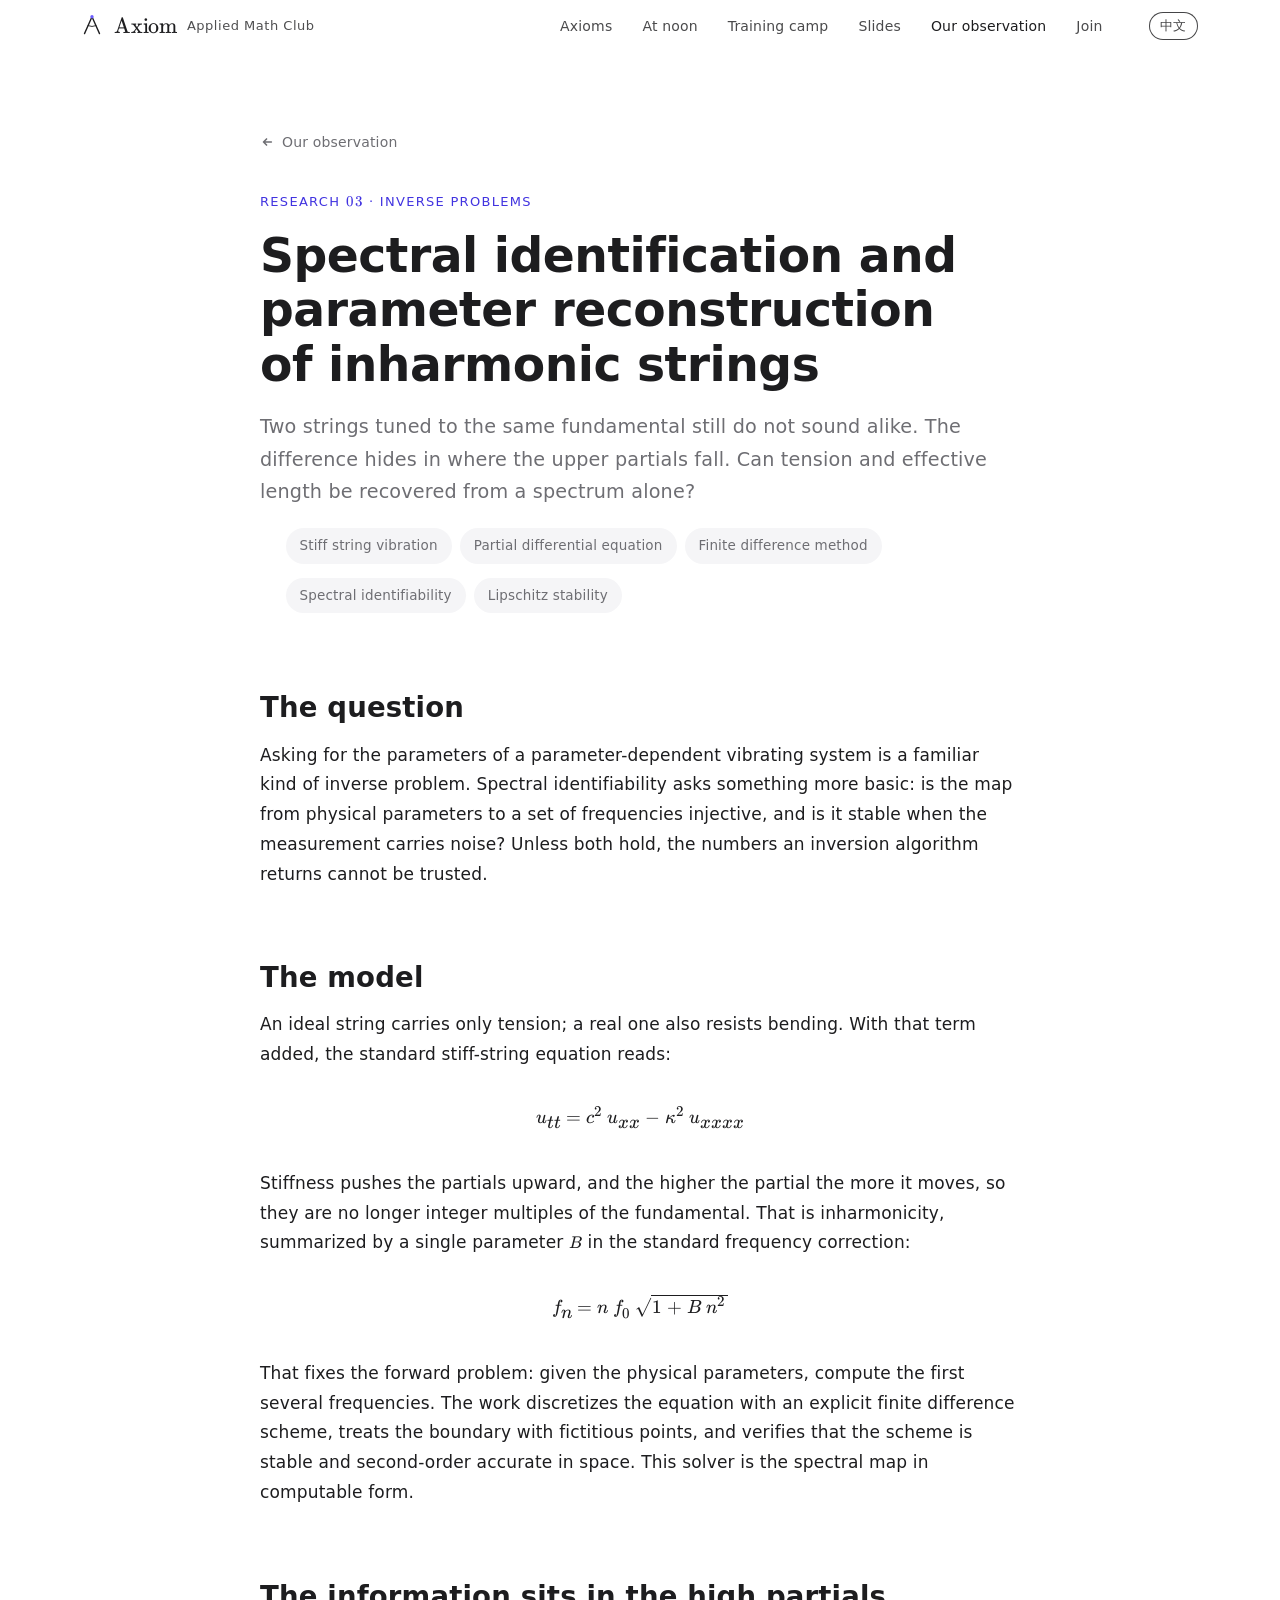
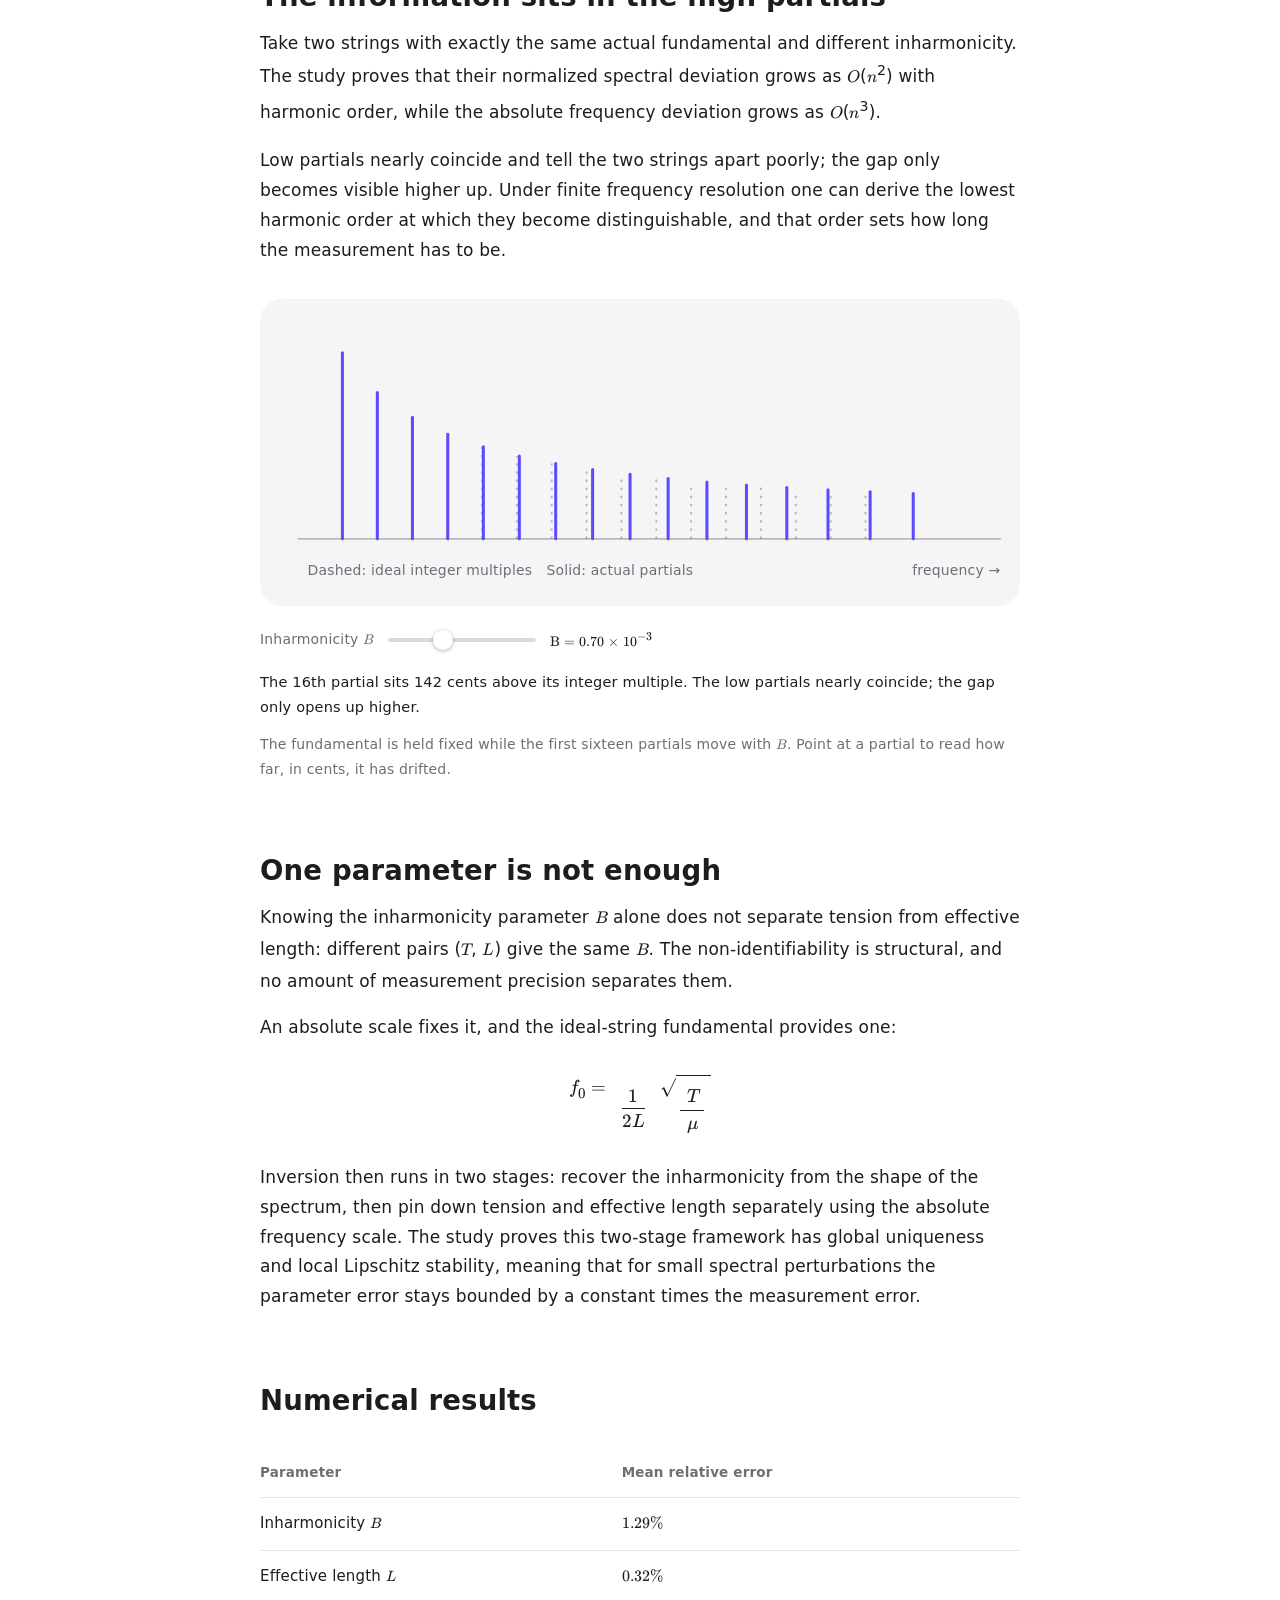
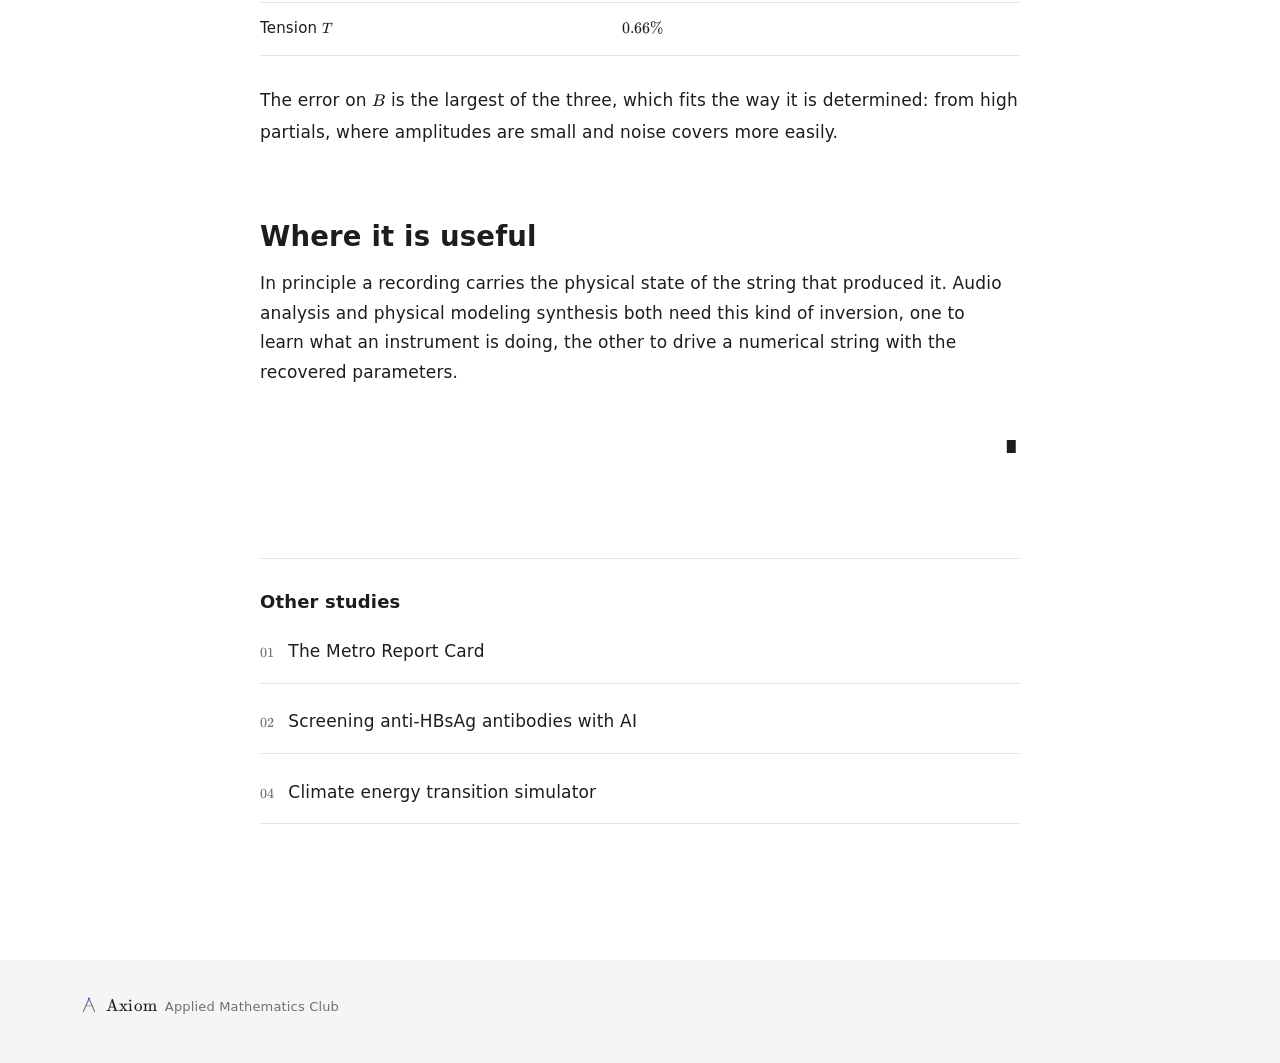
<file: research/inharmonic-strings/index.html>
<!doctype html>
<html lang="zh-Hans" data-lang="zh" data-title-zh="同基频非理想弦的谱辨识与参数重建 · Axiom 应用数学社" data-title-en="Spectral identification of inharmonic strings · Axiom Applied Mathematics Club">
<head>
<meta charset="utf-8">
<meta name="viewport" content="width=device-width, initial-scale=1, viewport-fit=cover">
<title>同基频非理想弦的谱辨识与参数重建 · Axiom 应用数学社</title>
<meta name="description" content="劲度弦的谱可辨识性与参数反演：有限差分前向解、O(n²) 与 O(n³) 的谱偏差、两阶段反演与 Lipschitz 稳定性。">
<meta name="theme-color" content="#ffffff">
<meta property="og:title" content="同基频非理想弦的谱辨识与参数重建 · Axiom 应用数学社">
<meta property="og:description" content="劲度弦的谱可辨识性与参数反演：有限差分前向解、O(n²) 与 O(n³) 的谱偏差、两阶段反演与 Lipschitz 稳定性。">
<link rel="icon" href="../../assets/img/favicon.svg" type="image/svg+xml">
<link rel="apple-touch-icon" href="../../assets/img/apple-touch-icon.png">
<link rel="preload" href="../../assets/fonts/KaTeX_Main-Regular.woff2" as="font" type="font/woff2" crossorigin>
<script>
  (function () {
    var d = document.documentElement, saved = null;
    d.classList.add("js");
    try { saved = localStorage.getItem("axiom-lang"); } catch (e) {}
    var lang = saved === "zh" || saved === "en" ? saved : ((navigator.language || "zh").toLowerCase().indexOf("zh") === 0 ? "zh" : "en");
    d.setAttribute("data-lang", lang);
    d.lang = lang === "zh" ? "zh-Hans" : "en";
    document.title = d.getAttribute("data-title-" + lang);
  })();
</script>
<link rel="stylesheet" href="../../assets/css/site.css">
<script src="../../assets/js/site.js" defer></script>
<script src="../../assets/js/figures.js" defer></script>
</head>
<body>
<a class="skip" href="#main"><span data-l="zh">跳到正文</span><span data-l="en" lang="en">Skip to content</span></a>

<header class="nav" data-tone="light">
  <div class="wrap">
    <a class="brand" href="../../">
      <svg class="mark" viewBox="0 0 64 64" aria-hidden="true"><g fill="none" stroke="currentColor" stroke-linecap="round" stroke-linejoin="round"><path d="M12 55 L32 10 L52 55" stroke-width="3.6"/><path d="M21.44 33.76 A26 26 0 0 0 42.56 33.76" stroke-width="2.4"/></g><circle cx="32" cy="10" r="4.4" fill="#6b5cff"/></svg>
      <b lang="en">Axiom</b>
      <span data-l="zh">应用数学社</span><span data-l="en" lang="en">Applied Math Club</span>
    </a>
    <nav data-aria-zh="页面导航" data-aria-en="Page navigation" aria-label="页面导航">
      <ul class="nav-links">
        <li><a href="../../#axiom"><span data-l="zh">公理</span><span data-l="en" lang="en">Axioms</span></a></li>
        <li><a href="../../#noon"><span data-l="zh">午间活动</span><span data-l="en" lang="en">At noon</span></a></li>
        <li><a href="../../#camp"><span data-l="zh">训练营</span><span data-l="en" lang="en">Training camp</span></a></li>
        <li><a href="../../slides/"><span data-l="zh">课件</span><span data-l="en" lang="en">Slides</span></a></li>
        <li><a href="../../#research" aria-current="true"><span data-l="zh">我们的研究</span><span data-l="en" lang="en">Our observation</span></a></li>
        <li><a href="../../#join"><span data-l="zh">加入</span><span data-l="en" lang="en">Join</span></a></li>
      </ul>
    </nav>
    <div class="nav-tools">
      <button class="lang-btn" type="button" data-lang-toggle data-aria-zh="切换到英文" data-aria-en="Switch to Chinese" aria-label="切换到英文"><span class="pill"><span data-l="zh" lang="en">EN</span><span data-l="en">中文</span></span></button>
      <button class="menu-btn" type="button" aria-expanded="false" aria-controls="sheet" data-aria-zh="菜单" data-aria-en="Menu" aria-label="菜单"><i></i></button>
    </div>
  </div>
</header>
<div class="sheet" id="sheet">
  <ul>
        <li><a href="../../#axiom"><span data-l="zh">公理</span><span data-l="en" lang="en">Axioms</span></a></li>
        <li><a href="../../#noon"><span data-l="zh">午间活动</span><span data-l="en" lang="en">At noon</span></a></li>
        <li><a href="../../#camp"><span data-l="zh">训练营</span><span data-l="en" lang="en">Training camp</span></a></li>
        <li><a href="../../slides/"><span data-l="zh">课件</span><span data-l="en" lang="en">Slides</span></a></li>
        <li><a href="../../#research" aria-current="true"><span data-l="zh">我们的研究</span><span data-l="en" lang="en">Our observation</span></a></li>
        <li><a href="../../#join"><span data-l="zh">加入</span><span data-l="en" lang="en">Join</span></a></li>
  </ul>
</div>

<main id="main" class="page">
  <article class="article">
    <a class="back" href="../../#research"><svg viewBox="0 0 16 16" fill="none" stroke="currentColor" stroke-width="1.8" aria-hidden="true"><path d="M13 8H4M7.5 4.5 4 8l3.5 3.5" stroke-linecap="round" stroke-linejoin="round"/></svg><span data-l="zh">我们的研究</span><span data-l="en" lang="en">Our observation</span></a>

    <p class="eyebrow"><span data-l="zh">研究 <span class="cm">03</span> · 逆问题</span><span data-l="en" lang="en">Research <span class="cm">03</span> · Inverse problems</span></p>
    <h1 class="h1"><span data-l="zh">同基频非理想弦的谱辨识与参数重建</span><span data-l="en" lang="en">Spectral identification and parameter reconstruction of inharmonic strings</span></h1>
    <p class="dek"><span data-l="zh">两根弦调到同一个基频，听起来仍然不一样。差别藏在高次泛音的位置上。能不能只凭一段频谱，把张力和有效长度算回来？</span><span data-l="en" lang="en">Two strings tuned to the same fundamental still do not sound alike. The difference hides in where the upper partials fall. Can tension and effective length be recovered from a spectrum alone?</span></p>
    <ul class="tags">
      <li><span data-l="zh">劲度弦振动</span><span data-l="en" lang="en">Stiff string vibration</span></li>
      <li><span data-l="zh">偏微分方程</span><span data-l="en" lang="en">Partial differential equation</span></li>
      <li><span data-l="zh">有限差分</span><span data-l="en" lang="en">Finite difference method</span></li>
      <li><span data-l="zh">谱可辨识性</span><span data-l="en" lang="en">Spectral identifiability</span></li>
      <li><span data-l="zh">Lipschitz 稳定性</span><span data-l="en" lang="en">Lipschitz stability</span></li>
    </ul>

    <h2><span data-l="zh">问的是什么</span><span data-l="en" lang="en">The question</span></h2>
    <p><span data-l="zh">依赖参数的振动系统，反过来问参数，是一类常见问题。谱可辨识性问得更基本：把物理参数映到一组频率，这个映射是单射吗？测量带噪声时，它稳定吗？这两点没有保证，反演算法算出的数字就不可信。</span><span data-l="en" lang="en">Asking for the parameters of a parameter-dependent vibrating system is a familiar kind of inverse problem. Spectral identifiability asks something more basic: is the map from physical parameters to a set of frequencies injective, and is it stable when the measurement carries noise? Unless both hold, the numbers an inversion algorithm returns cannot be trusted.</span></p>

    <h2><span data-l="zh">模型</span><span data-l="en" lang="en">The model</span></h2>
    <p><span data-l="zh">理想弦只有张力，实际的弦还有抗弯劲度。加上这一项，标准的劲度弦方程写成：</span><span data-l="en" lang="en">An ideal string carries only tension; a real one also resists bending. With that term added, the standard stiff-string equation reads:</span></p>
    <div class="eq"><span class="var">u</span><sub class="var">tt</sub> = <span class="var">c</span><sup>2</sup> <span class="var">u</span><sub class="var">xx</sub> − <span class="var">κ</span><sup>2</sup> <span class="var">u</span><sub class="var">xxxx</sub></div>
    <p><span data-l="zh">劲度把泛音推高，越高的次数推得越多，于是泛音不再是基频的整数倍。这就是非谐性，用一个参数 <span class="var">B</span> 概括，标准的频率修正式为：</span><span data-l="en" lang="en">Stiffness pushes the partials upward, and the higher the partial the more it moves, so they are no longer integer multiples of the fundamental. That is inharmonicity, summarized by a single parameter <span class="var">B</span> in the standard frequency correction:</span></p>
    <div class="eq"><span class="var">f</span><sub class="var">n</sub> = <span class="var">n</span> <span class="var">f</span><sub>0</sub> √<span class="rad">1 + <span class="var">B</span> <span class="var">n</span><sup>2</sup></span></div>
    <p><span data-l="zh">前向问题由此确定：给定物理参数，算出前若干个频率。研究里用显式有限差分离散方程，边界条件用虚拟点处理，并验证了格式的稳定性和空间二阶收敛。这套数值解算器就是谱映射的实现。</span><span data-l="en" lang="en">That fixes the forward problem: given the physical parameters, compute the first several frequencies. The work discretizes the equation with an explicit finite difference scheme, treats the boundary with fictitious points, and verifies that the scheme is stable and second-order accurate in space. This solver is the spectral map in computable form.</span></p>

    <h2><span data-l="zh">高次泛音带着信息</span><span data-l="en" lang="en">The information sits in the high partials</span></h2>
    <p><span data-l="zh">取两根弦，实际基频完全相同，非谐性参数不同。研究证明，归一化的谱偏差随谐波次数按 <span class="var">O</span>(<span class="var">n</span><sup>2</sup>) 增长，绝对频率偏差按 <span class="var">O</span>(<span class="var">n</span><sup>3</sup>) 增长。</span><span data-l="en" lang="en">Take two strings with exactly the same actual fundamental and different inharmonicity. The study proves that their normalized spectral deviation grows as <span class="var">O</span>(<span class="var">n</span><sup>2</sup>) with harmonic order, while the absolute frequency deviation grows as <span class="var">O</span>(<span class="var">n</span><sup>3</sup>).</span></p>
    <p><span data-l="zh">低次泛音几乎重合，难以分辨，差异要到高次才显现。频率分辨率有限时，可以推出从第几次谐波起两者才分得开。这个次数决定了测量要做多长。</span><span data-l="en" lang="en">Low partials nearly coincide and tell the two strings apart poorly; the gap only becomes visible higher up. Under finite frequency resolution one can derive the lowest harmonic order at which they become distinguishable, and that order sets how long the measurement has to be.</span></p>

    <figure class="ifig" data-fig="spec">
      <div class="ifig-stage">
        <svg viewBox="0 0 640 250" role="img" data-aria-zh="前十六个泛音的位置，随非谐性参数变化" data-aria-en="Positions of the first sixteen partials as the inharmonicity parameter changes" aria-label="前十六个泛音的位置"></svg>
      </div>
      <div class="ifig-ctl">
        <label>
          <span data-l="zh">非谐性参数 <span class="var">B</span></span><span data-l="en" lang="en">Inharmonicity <span class="var">B</span></span>
          <input type="range" min="0" max="2000" value="700" step="20" data-ctl="binh" data-aria-zh="非谐性参数 B" data-aria-en="Inharmonicity parameter B" aria-label="非谐性参数 B">
          <output data-out="binh" class="cm"></output>
        </label>
      </div>
      <p class="readout" aria-live="polite"></p>
      <figcaption><span data-l="zh">基频固定，前十六个泛音随 <span class="var">B</span> 移动。指向任一泛音，可读出它偏离了多少音分。</span><span data-l="en" lang="en">The fundamental is held fixed while the first sixteen partials move with <span class="var">B</span>. Point at a partial to read how far, in cents, it has drifted.</span></figcaption>
    </figure>

    <h2><span data-l="zh">一个参数不够</span><span data-l="en" lang="en">One parameter is not enough</span></h2>
    <p><span data-l="zh">只知道非谐性参数 <span class="var">B</span>，张力和有效长度分不开。不同的 (<span class="var">T</span>, <span class="var">L</span>) 组合给出同一个 <span class="var">B</span>，这是结构性的不可辨识，测量再精确也分不开。</span><span data-l="en" lang="en">Knowing the inharmonicity parameter <span class="var">B</span> alone does not separate tension from effective length: different pairs (<span class="var">T</span>, <span class="var">L</span>) give the same <span class="var">B</span>. The non-identifiability is structural, and no amount of measurement precision separates them.</span></p>
    <p><span data-l="zh">补入一个绝对尺度即可，理想弦的基频正好提供它：</span><span data-l="en" lang="en">An absolute scale fixes it, and the ideal-string fundamental provides one:</span></p>
    <div class="eq"><span class="var">f</span><sub>0</sub> = <span class="frac"><span>1</span><span>2<span class="var">L</span></span></span> √<span class="rad"><span class="frac"><span><span class="var">T</span></span><span><span class="var">μ</span></span></span></span></div>
    <p><span data-l="zh">于是反演分两步：先从谱形状定出非谐性参数，再借绝对频率尺度分别确定张力与有效长度。研究证明这个两阶段框架有全局唯一性和局部 Lipschitz 稳定性，即频谱扰动不大时，参数误差被常数倍地控制住。</span><span data-l="en" lang="en">Inversion then runs in two stages: recover the inharmonicity from the shape of the spectrum, then pin down tension and effective length separately using the absolute frequency scale. The study proves this two-stage framework has global uniqueness and local Lipschitz stability, meaning that for small spectral perturbations the parameter error stays bounded by a constant times the measurement error.</span></p>

    <h2><span data-l="zh">数值结果</span><span data-l="en" lang="en">Numerical results</span></h2>
    <table class="tbl">
      <thead><tr>
        <th><span data-l="zh">参数</span><span data-l="en" lang="en">Parameter</span></th>
        <th><span data-l="zh">平均相对误差</span><span data-l="en" lang="en">Mean relative error</span></th>
      </tr></thead>
      <tbody>
        <tr><td><span data-l="zh">非谐性参数 <span class="var">B</span></span><span data-l="en" lang="en">Inharmonicity <span class="var">B</span></span></td><td class="cm">1.29%</td></tr>
        <tr><td><span data-l="zh">有效长度 <span class="var">L</span></span><span data-l="en" lang="en">Effective length <span class="var">L</span></span></td><td class="cm">0.32%</td></tr>
        <tr><td><span data-l="zh">张力 <span class="var">T</span></span><span data-l="en" lang="en">Tension <span class="var">T</span></span></td><td class="cm">0.66%</td></tr>
      </tbody>
    </table>
    <p><span data-l="zh"><span class="var">B</span> 的误差比另两项大，跟它靠高次泛音定出来有关，高次泛音的幅度小，也更容易被噪声盖住。</span><span data-l="en" lang="en">The error on <span class="var">B</span> is the largest of the three, which fits the way it is determined: from high partials, where amplitudes are small and noise covers more easily.</span></p>

    <h2><span data-l="zh">可以用在哪里</span><span data-l="en" lang="en">Where it is useful</span></h2>
    <p><span data-l="zh">一段录音里，弦的物理参数原则上是可以读出来的。音频分析和物理建模合成都需要这类反演：前者想知道乐器的状态，后者要拿参数去驱动一个数值弦。</span><span data-l="en" lang="en">In principle a recording carries the physical state of the string that produced it. Audio analysis and physical modeling synthesis both need this kind of inversion, one to learn what an instrument is doing, the other to drive a numerical string with the recovered parameters.</span></p>

    <span class="qed-mark" aria-hidden="true">∎</span>

    <nav class="also" data-aria-zh="其他研究" data-aria-en="Other studies" aria-label="其他研究">
      <h2><span data-l="zh">其他研究</span><span data-l="en" lang="en">Other studies</span></h2>
      <ul>
      <li><a href="../metro-report-card/"><span class="n">01</span><span class="t"><span data-l="zh">地铁成绩单</span><span data-l="en" lang="en">The Metro Report Card</span></span></a></li>
      <li><a href="../antibody-screening/"><span class="n">02</span><span class="t"><span data-l="zh">用 AI 筛选抗 HBsAg 抗体</span><span data-l="en" lang="en">Screening anti-HBsAg antibodies with AI</span></span></a></li>
      <li><a href="../energy-transition/"><span class="n">04</span><span class="t"><span data-l="zh">气候能源转型模拟器</span><span data-l="en" lang="en">Climate energy transition simulator</span></span></a></li>
      </ul>
    </nav>
  </article>
</main>

<footer class="footer">
  <div class="wrap">
    <span><svg class="mark" viewBox="0 0 64 64" aria-hidden="true"><g fill="none" stroke="currentColor" stroke-linecap="round" stroke-linejoin="round"><path d="M12 55 L32 10 L52 55" stroke-width="3.6"/><path d="M21.44 33.76 A26 26 0 0 0 42.56 33.76" stroke-width="2.4"/></g><circle cx="32" cy="10" r="4.4" fill="#6b5cff"/></svg><b lang="en">Axiom</b><span data-l="zh">应用数学社</span><span data-l="en" lang="en">Applied Mathematics Club</span></span>
  </div>
</footer>
</body>
</html>
</file>
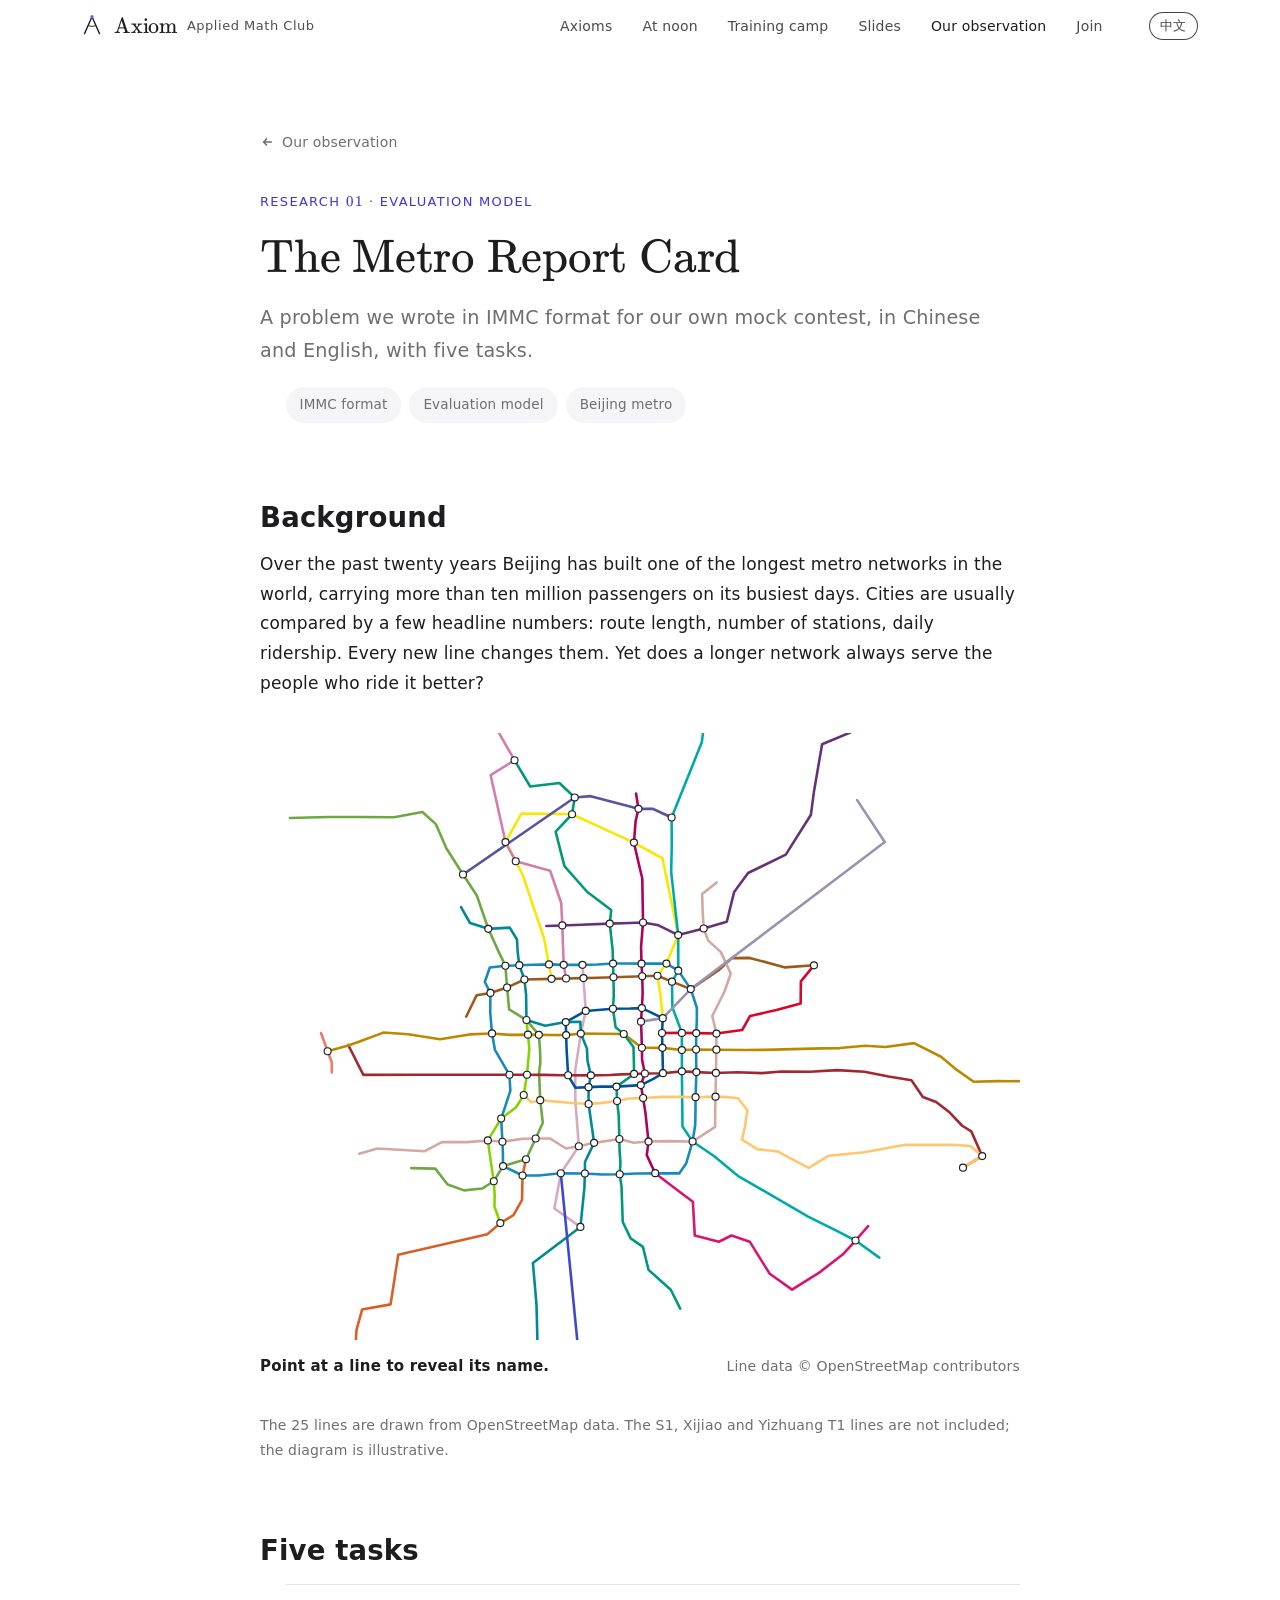
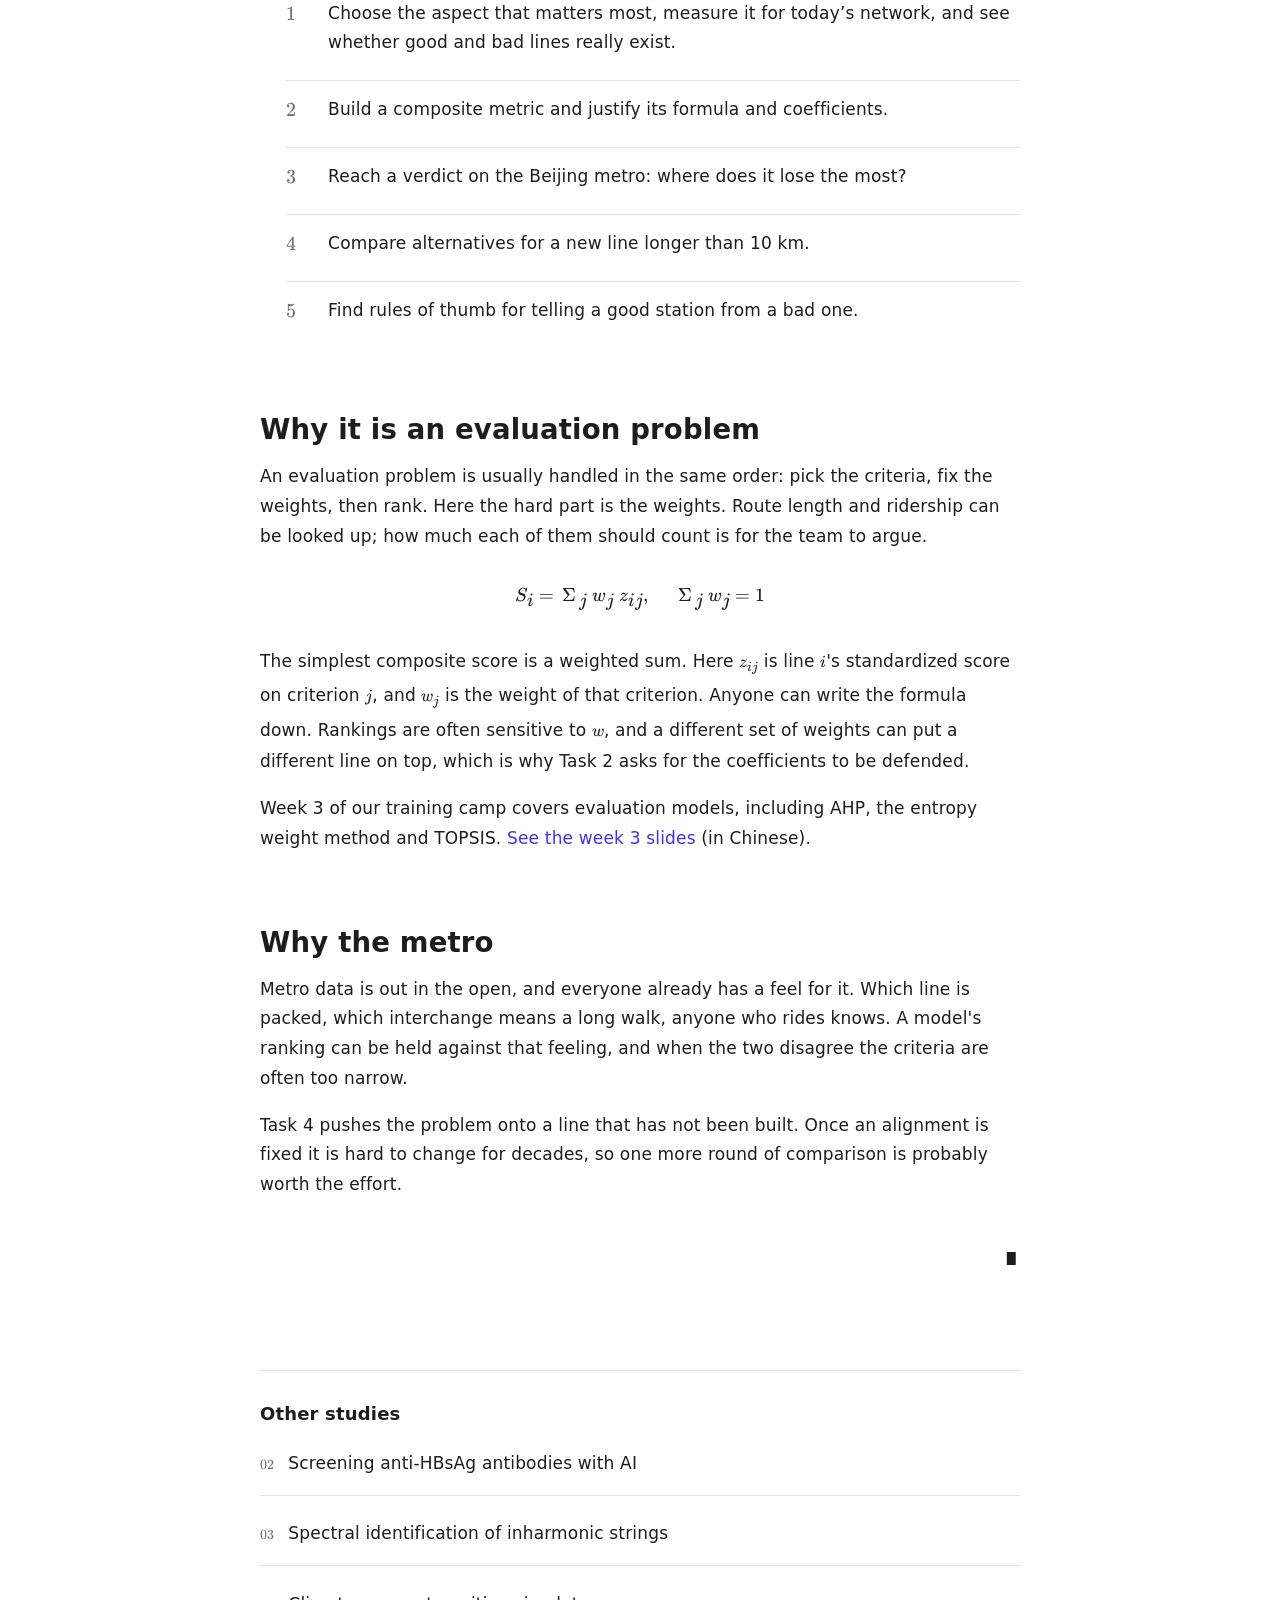
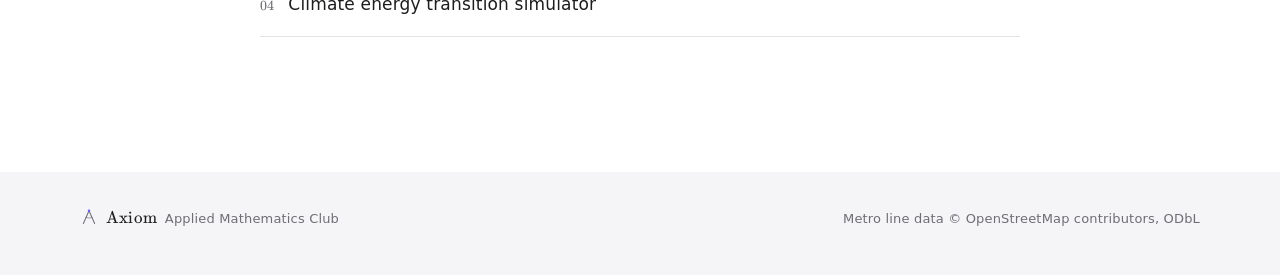
<file: research/metro-report-card/index.html>
<!doctype html>
<html lang="zh-Hans" data-lang="zh" data-title-zh="地铁成绩单 · Axiom 应用数学社" data-title-en="The Metro Report Card · Axiom Applied Mathematics Club">
<head>
<meta charset="utf-8">
<meta name="viewport" content="width=device-width, initial-scale=1, viewport-fit=cover">
<title>地铁成绩单 · Axiom 应用数学社</title>
<meta name="description" content="Axiom 应用数学社按 IMMC 格式写的模拟题：一张地铁网怎样才算好。The Metro Report Card, a mock problem in IMMC format.">
<meta name="theme-color" content="#ffffff">
<meta property="og:title" content="地铁成绩单 · Axiom 应用数学社">
<meta property="og:description" content="Axiom 应用数学社按 IMMC 格式写的模拟题：一张地铁网怎样才算好。The Metro Report Card, a mock problem in IMMC format.">
<link rel="icon" href="../../assets/img/favicon.svg" type="image/svg+xml">
<link rel="apple-touch-icon" href="../../assets/img/apple-touch-icon.png">
<link rel="preload" href="../../assets/fonts/KaTeX_Main-Regular.woff2" as="font" type="font/woff2" crossorigin>
<script>
  (function () {
    var d = document.documentElement, saved = null;
    d.classList.add("js");
    try { saved = localStorage.getItem("axiom-lang"); } catch (e) {}
    var lang = saved === "zh" || saved === "en" ? saved : ((navigator.language || "zh").toLowerCase().indexOf("zh") === 0 ? "zh" : "en");
    d.setAttribute("data-lang", lang);
    d.lang = lang === "zh" ? "zh-Hans" : "en";
    document.title = d.getAttribute("data-title-" + lang);
  })();
</script>
<link rel="stylesheet" href="../../assets/css/site.css">
<script src="../../assets/js/site.js" defer></script>
<script src="../../assets/js/figures.js" defer></script>
</head>
<body>
<a class="skip" href="#main"><span data-l="zh">跳到正文</span><span data-l="en" lang="en">Skip to content</span></a>

<header class="nav" data-tone="light">
  <div class="wrap">
    <a class="brand" href="../../">
      <svg class="mark" viewBox="0 0 64 64" aria-hidden="true"><g fill="none" stroke="currentColor" stroke-linecap="round" stroke-linejoin="round"><path d="M12 55 L32 10 L52 55" stroke-width="3.6"/><path d="M21.44 33.76 A26 26 0 0 0 42.56 33.76" stroke-width="2.4"/></g><circle cx="32" cy="10" r="4.4" fill="#6b5cff"/></svg>
      <b lang="en">Axiom</b>
      <span data-l="zh">应用数学社</span><span data-l="en" lang="en">Applied Math Club</span>
    </a>
    <nav data-aria-zh="页面导航" data-aria-en="Page navigation" aria-label="页面导航">
      <ul class="nav-links">
        <li><a href="../../#axiom"><span data-l="zh">公理</span><span data-l="en" lang="en">Axioms</span></a></li>
        <li><a href="../../#noon"><span data-l="zh">午间活动</span><span data-l="en" lang="en">At noon</span></a></li>
        <li><a href="../../#camp"><span data-l="zh">训练营</span><span data-l="en" lang="en">Training camp</span></a></li>
        <li><a href="../../slides/"><span data-l="zh">课件</span><span data-l="en" lang="en">Slides</span></a></li>
        <li><a href="../../#research" aria-current="true"><span data-l="zh">我们的研究</span><span data-l="en" lang="en">Our observation</span></a></li>
        <li><a href="../../#join"><span data-l="zh">加入</span><span data-l="en" lang="en">Join</span></a></li>
      </ul>
    </nav>
    <div class="nav-tools">
      <button class="lang-btn" type="button" data-lang-toggle data-aria-zh="切换到英文" data-aria-en="Switch to Chinese" aria-label="切换到英文"><span class="pill"><span data-l="zh" lang="en">EN</span><span data-l="en">中文</span></span></button>
      <button class="menu-btn" type="button" aria-expanded="false" aria-controls="sheet" data-aria-zh="菜单" data-aria-en="Menu" aria-label="菜单"><i></i></button>
    </div>
  </div>
</header>
<div class="sheet" id="sheet">
  <ul>
        <li><a href="../../#axiom"><span data-l="zh">公理</span><span data-l="en" lang="en">Axioms</span></a></li>
        <li><a href="../../#noon"><span data-l="zh">午间活动</span><span data-l="en" lang="en">At noon</span></a></li>
        <li><a href="../../#camp"><span data-l="zh">训练营</span><span data-l="en" lang="en">Training camp</span></a></li>
        <li><a href="../../slides/"><span data-l="zh">课件</span><span data-l="en" lang="en">Slides</span></a></li>
        <li><a href="../../#research" aria-current="true"><span data-l="zh">我们的研究</span><span data-l="en" lang="en">Our observation</span></a></li>
        <li><a href="../../#join"><span data-l="zh">加入</span><span data-l="en" lang="en">Join</span></a></li>
  </ul>
</div>

<main id="main" class="page">
  <article class="article">
    <a class="back" href="../../#research"><svg viewBox="0 0 16 16" fill="none" stroke="currentColor" stroke-width="1.8" aria-hidden="true"><path d="M13 8H4M7.5 4.5 4 8l3.5 3.5" stroke-linecap="round" stroke-linejoin="round"/></svg><span data-l="zh">我们的研究</span><span data-l="en" lang="en">Our observation</span></a>

    <p class="eyebrow"><span data-l="zh">研究 <span class="cm">01</span> · 评价模型</span><span data-l="en" lang="en">Research <span class="cm">01</span> · Evaluation model</span></p>
    <h1 class="h1"><span data-l="zh">地铁成绩单</span><span data-l="en" lang="en" class="cm">The Metro Report Card</span></h1>
    <p class="dek"><span data-l="zh">我们按 IMMC 格式为校内模拟赛写的一道题，英文原名 <span class="cm" lang="en">The Metro Report Card</span>，中英双语，共五问。</span><span data-l="en" lang="en">A problem we wrote in IMMC format for our own mock contest, in Chinese and English, with five tasks.</span></p>
    <ul class="tags">
      <li><span data-l="zh">IMMC 格式</span><span data-l="en" lang="en">IMMC format</span></li>
      <li><span data-l="zh">评价类模型</span><span data-l="en" lang="en">Evaluation model</span></li>
      <li><span data-l="zh">北京地铁</span><span data-l="en" lang="en">Beijing metro</span></li>
    </ul>

    <h2><span data-l="zh">背景</span><span data-l="en" lang="en">Background</span></h2>
    <p><span data-l="zh">过去二十年间，北京建成了世界上最长的地铁网络之一，最繁忙的日子里单日客运量超过一千万人次。城市之间比较地铁，经常使用几个醒目的数字：线路里程、车站数量、日客运量。每开通一条新线，这些数字就会发生变化。但线网更长，就一定更有利于市民吗？</span><span data-l="en" lang="en">Over the past twenty years Beijing has built one of the longest metro networks in the world, carrying more than ten million passengers on its busiest days. Cities are usually compared by a few headline numbers: route length, number of stations, daily ridership. Every new line changes them. Yet does a longer network always serve the people who ride it better?</span></p>

    <figure class="map">
          <svg class="metro" viewBox="0 0 1000 799.3" role="img" data-aria-zh="北京地铁线路示意图，共 25 条线路" data-aria-en="Diagram of 25 Beijing metro lines" aria-label="北京地铁线路示意图，共 25 条线路"><g class="lines"><path class="ml" d="M319.0 537.8 L319.6 552.8 L319.8 569.9 L345.4 582.3 L366.7 582.3 L395.8 579.3 L427.5 579.6 L449.9 580.9 L473.3 580.6 L495.8 579.6 L520.0 579.2 L551.8 579.4 L560.7 566.5 L569.2 537.5 L572.7 515.5 L573.0 498.2 L573.1 479.2 L574.2 446.2 L573.9 429.2 L573.8 416.5 L574.0 394.9 L574.8 378.1 L574.8 361.5 L566.8 337.0 L550.4 312.7 L534.8 303.4 L502.0 303.5 L482.6 303.3 L464.5 303.4 L443.5 304.7 L424.3 305.1 L399.6 305.1 L380.3 304.5 L359.6 305.0 L341.2 305.5 L322.9 306.3 L302.4 308.5 L295.8 327.6 L303.2 342.0 L302.9 367.7 L305.3 395.3 L309.1 416.9 L328.2 449.7 L329.4 470.8 L317.3 507.3 L319.0 537.8" stroke="#178ABB" data-zh="10号线" data-en="Line 10"/><path class="ml" d="M80.3 394.8 L89.0 418.8 L94.5 433.6 L94.4 446.6" stroke="#ED796A" data-zh="11号线" data-en="Line 11"/><path class="ml" d="M728.9 305.7 L690.9 308.4 L644.3 295.9 L621.0 296.2 L603.1 312.5 L566.8 337.0 L542.1 327.2 L523.0 319.4 L502.9 320.1 L485.5 320.7 L465.1 321.4 L444.9 322.0 L425.6 322.5 L402.7 323.1 L383.6 323.5 L347.9 324.4 L325.1 334.9 L303.2 342.0 L285.0 345.1 L271.3 373.3" stroke="#9B5A1A" data-zh="12号线" data-en="Line 12"/><path class="ml" d="M530.0 375.2 L526.8 343.3 L523.0 319.4 L534.8 303.4 L550.3 265.9 L529.5 164.8 L492.0 144.2 L410.6 106.9 L370.8 106.2 L343.9 106.0 L323.0 143.5 L336.5 168.8 L345.3 185.6 L373.7 270.1 L380.3 304.5 L383.6 323.5" stroke="#F9E700" data-zh="13号线" data-en="Line 13"/><path class="ml" d="M600.9 196.6 L581.8 212.0 L582.4 233.2 L583.8 257.2 L589.6 272.9 L606.4 288.3 L619.4 316.6 L611.2 340.2 L595.1 372.4 L600.6 395.5 L600.5 416.7 L599.9 447.3 L599.4 478.5 L598.9 496.7 L598.9 518.2 L569.2 537.5 L538.6 537.0 L511.2 537.6 L491.8 539.1 L472.9 534.2 L439.6 539.3 L419.5 543.8 L402.7 546.7 L381.7 533.6 L362.7 533.5 L345.9 533.9 L319.0 537.8 L299.8 536.1 L272.5 538.3 L239.3 538.2 L216.8 550.3 L154.5 546.7 L130.5 553.6" stroke="#D4A7A1" data-zh="14号线" data-en="Line 14"/><path class="ml" d="M376.8 253.9 L397.8 253.2 L422.7 252.3 L460.2 250.8 L486.5 250.0 L504.0 249.3 L524.4 253.1 L550.3 265.9 L583.8 257.2 L614.2 248.4 L623.9 209.1 L642.2 184.2 L691.8 160.1 L724.9 107.5 L728.9 77.1 L739.6 14.8 L812.2 -15.5 L863.3 -18.0 L889.0 -18.4 L933.7 -23.7" stroke="#653279" data-zh="15号线" data-en="Line 15"/><path class="ml" d="M39.4 111.9 L89.6 110.5 L132.7 110.5 L176.3 110.9 L213.7 103.9 L231.4 119.9 L245.2 151.7 L267.1 186.2 L285.3 213.8 L300.4 257.7 L313.3 286.3 L322.9 306.3 L325.1 334.9 L327.8 363.6 L350.6 377.7 L366.9 397.2 L368.4 415.5 L368.9 433.4 L367.2 446.5 L368.7 483.1 L372.1 512.8 L362.7 533.5 L350.0 560.9 L319.8 569.9 L307.6 589.8 L292.1 599.4 L268.6 601.8 L246.9 594.0 L230.6 573.2 L199.0 572.5" stroke="#6DA843" data-zh="16号线" data-en="Line 16"/><path class="ml" d="M585.6 -20.1 L581.3 12.3 L541.6 111.2 L541.8 147.9 L541.0 182.8 L550.3 265.9 L550.4 312.7 L542.1 327.2 L542.6 360.7 L555.1 394.6 L555.1 417.2 L555.1 445.2 L555.9 517.8 L569.2 537.5 L597.7 556.9 L628.7 582.6 L721.2 636.3 L759.0 655.1 L783.6 667.8 L814.9 690.3" stroke="#00A9A9" data-zh="17号线" data-en="Line 17"/><path class="ml" d="M267.1 186.2 L414.1 84.8 L435.2 83.1 L498.0 99.8 L516.6 99.7 L541.6 111.2" stroke="#5554a2" data-zh="18号线" data-en="Line 18"/><path class="ml" d="M424.3 305.1 L425.6 322.5 L428.6 365.7 L422.1 395.5 L414.7 444.3 L415.0 484.5 L419.5 543.8 L395.8 579.3 L387.3 625.6 L421.6 649.9" stroke="#D6AAC1" data-zh="19号线" data-en="Line 19"/><path class="ml" d="M925.0 571.9 L950.3 556.7 L935.9 524.2 L924.0 516.8 L907.6 499.4 L889.7 485.5 L872.2 478.9 L857.2 457.0 L827.1 452.0 L795.4 445.7 L759.6 443.6 L723.9 445.8 L686.4 445.3 L660.5 447.5 L628.0 446.5 L599.9 447.3 L574.2 446.2 L555.1 445.2 L530.2 447.6 L506.4 448.1 L492.2 448.6 L475.7 449.2 L459.9 450.0 L435.4 450.5 L405.4 450.4 L397.7 450.3 L373.4 449.8 L351.3 449.7 L328.2 449.7 L304.5 449.6 L271.0 449.6 L236.9 449.6 L209.2 449.6 L136.0 449.8 L116.1 410.5" stroke="#A12830" data-zh="1号线" data-en="Line 1"/><path class="ml" d="M402.3 380.4 L428.6 365.7 L464.4 362.9 L487.2 362.6 L502.5 362.0 L530.0 375.2 L528.9 394.8 L529.5 414.3 L530.2 447.6 L517.6 455.1 L501.1 463.3 L469.1 465.3 L448.4 465.3 L432.3 466.0 L414.9 466.7 L405.4 450.4 L403.4 415.8 L402.8 397.5 L402.3 380.4" stroke="#00529B" data-zh="2号线" data-en="Line 2"/><path class="ml" d="M728.9 305.7 L711.7 326.8 L711.4 355.9 L679.5 364.6 L644.9 372.3 L634.5 390.8 L600.6 395.5 L574.0 394.9 L555.1 394.6 L528.9 394.8" stroke="#D90627" data-zh="3号线" data-en="Line 3"/><path class="ml" d="M264.5 229.2 L276.3 250.0 L300.4 257.7 L328.6 256.1 L338.1 271.7 L339.1 288.8 L341.2 305.5 L347.9 324.4 L350.1 344.2 L350.6 377.7 L375.3 385.2 L402.3 380.4 L421.5 379.9 L422.1 395.5 L430.2 415.3 L430.9 431.3 L435.4 450.5 L432.3 466.0 L432.4 488.2 L439.6 539.3 L427.6 564.5 L427.5 579.6 L426.8 598.9 L421.6 649.9 L359.1 697.5 L361.9 729.8 L363.8 752.4 L364.4 774.4 L364.9 795.6 L365.3 819.4 L365.5 838.2 L343.5 860.1 L347.8 914.7 L344.9 948.6" stroke="#008994" data-zh="4号线/大兴线" data-en="Line 4 / Daxing Line"/><path class="ml" d="M494.8 79.7 L498.0 99.8 L494.3 115.4 L492.0 144.2 L497.2 167.2 L503.0 191.4 L504.0 249.3 L501.4 281.5 L502.0 303.5 L502.9 320.1 L503.5 342.0 L502.5 362.0 L501.3 379.8 L501.9 394.8 L502.5 414.2 L502.8 430.3 L506.4 448.1 L501.1 463.3 L504.1 480.2 L507.2 500.1 L511.2 537.6 L508.9 555.4 L520.0 579.2" stroke="#ae005f" data-zh="5号线" data-en="Line 5"/><path class="ml" d="M1050.5 486.3 L1035.4 459.3 L1012.0 458.0 L986.1 458.2 L970.7 458.1 L939.1 458.9 L914.5 441.6 L896.1 426.0 L860.5 408.1 L823.0 413.1 L796.2 411.5 L763.0 414.6 L739.3 415.0 L663.1 416.9 L638.7 417.1 L600.5 416.7 L573.8 416.5 L555.1 417.2 L529.5 414.3 L502.5 414.2 L478.6 396.1 L452.0 395.8 L422.1 395.5 L402.8 397.5 L383.9 397.3 L366.9 397.2 L352.6 396.9 L329.2 397.2 L305.3 395.3 L275.6 396.6 L236.9 402.9 L195.0 396.5 L162.3 394.2 L128.3 407.0 L115.0 411.4 L89.0 418.8" stroke="#BB8900" data-zh="6号线" data-en="Line 6"/><path class="ml" d="M925.0 571.9 L950.3 556.7 L934.7 543.4 L910.8 541.9 L888.6 541.9 L849.5 541.7 L794.8 551.6 L748.5 556.2 L721.8 572.1 L696.2 558.8 L681.2 550.6 L654.4 547.6 L634.1 535.0 L638.0 518.8 L641.3 496.4 L629.1 480.7 L615.1 479.1 L599.4 478.5 L573.1 479.2 L553.3 478.8 L528.6 478.8 L504.1 480.2 L486.0 481.0 L469.8 484.2 L447.4 487.0 L432.4 488.2 L406.0 486.6 L368.7 483.1 L357.0 485.9 L347.0 476.3" stroke="#FFC66E" data-zh="7号线" data-en="Line 7"/><path class="ml" d="M552.9 757.4 L540.5 732.6 L511.2 706.4 L503.9 676.2 L487.7 665.0 L477.3 643.4 L475.7 597.1 L473.3 580.6 L474.3 565.4 L473.1 549.6 L472.9 534.2 L471.9 502.3 L469.8 484.2 L469.1 465.3 L492.2 448.6 L491.9 430.7 L491.4 413.2 L478.6 396.1 L467.9 387.1 L464.4 362.9 L465.5 345.8 L465.1 321.4 L464.5 303.4 L464.0 285.8 L460.2 250.8 L462.1 233.0 L430.3 208.9 L400.6 175.2 L395.5 155.5 L389.0 129.7 L410.6 106.9 L414.1 84.8 L394.0 65.8 L355.5 70.4 L334.9 35.8" stroke="#00997A" data-zh="8号线" data-en="Line 8"/><path class="ml" d="M316.2 644.9 L308.5 623.1 L308.8 608.1 L307.6 589.8 L303.0 559.1 L299.8 536.1 L317.3 507.3 L336.8 492.8 L347.0 476.3 L351.3 449.7 L354.4 415.3 L352.6 396.9 L350.6 377.7" stroke="#87D300" data-zh="9号线" data-en="Line 9"/><path class="ml" d="M520.0 579.2 L552.8 604.2 L569.6 616.8 L572.1 661.3 L603.7 669.4 L620.4 661.2 L644.4 669.3 L657.2 689.9 L670.7 711.6 L700.1 732.4 L736.3 709.7 L766.7 686.3 L783.6 667.8 L800.2 648.8" stroke="#D61572" data-zh="亦庄线" data-en="Yizhuang Line"/><path class="ml" d="M501.2 1277.8 L418.7 811.6 L395.8 579.3" stroke="#3F48CC" data-zh="大兴机场线" data-en="Daxing Airport Express"/><path class="ml" d="M350.0 560.9 L345.4 582.3 L344.8 614.4 L333.5 634.4 L316.2 644.9 L299.1 659.5 L181.9 686.4 L171.8 751.8 L134.4 758.5 L127.0 785.4 L124.6 823.5 L113.4 837.2 L80.7 837.3 L55.6 837.3 L30.6 837.4 L-8.8 825.4" stroke="#D85F26" data-zh="房山线" data-en="Fangshan Line"/><path class="ml" d="M144.4 -259.2 L164.1 -249.6 L205.6 -208.8 L252.8 -211.5 L283.0 -211.7 L293.3 -182.2 L281.1 -91.2 L294.7 -56.8 L302.9 -20.3 L334.9 35.8 L303.5 55.5 L323.0 143.5 L336.5 168.8 L381.8 181.2 L396.3 223.7 L397.8 253.2 L398.7 280.2 L399.6 305.1 L402.7 323.1" stroke="#D47DAA" data-zh="昌平线" data-en="Changping Line"/><path class="ml" d="M-8.8 825.4 L-31.6 835.0 L-42.0 851.2 L-72.4 857.4 L-106.5 865.3 L-144.3 875.4 L-161.2 882.8 L-187.7 873.7 L-213.7 844.5" stroke="#D85F26" data-zh="燕房线" data-en="Yanfang Line"/><path class="ml" d="M501.3 379.8 L530.0 375.2 L566.8 337.0 L822.1 143.5 L785.7 88.3" stroke="#9B91B1" data-zh="首都机场线" data-en="Capital Airport Express"/></g><g class="xfers"><circle class="xfer" cx="317.3" cy="507.3" r="4.6"/><circle class="xfer" cx="464.5" cy="303.4" r="4.6"/><circle class="xfer" cx="573.1" cy="479.2" r="4.6"/><circle class="xfer" cx="573.8" cy="416.5" r="4.6"/><circle class="xfer" cx="305.3" cy="395.3" r="4.6"/><circle class="xfer" cx="395.8" cy="579.3" r="4.6"/><circle class="xfer" cx="424.3" cy="305.1" r="4.6"/><circle class="xfer" cx="574.0" cy="394.9" r="4.6"/><circle class="xfer" cx="345.4" cy="582.3" r="4.6"/><circle class="xfer" cx="473.3" cy="580.6" r="4.6"/><circle class="xfer" cx="303.2" cy="342.0" r="4.6"/><circle class="xfer" cx="550.4" cy="312.7" r="4.6"/><circle class="xfer" cx="380.3" cy="304.5" r="4.6"/><circle class="xfer" cx="566.8" cy="337.0" r="4.6"/><circle class="xfer" cx="427.5" cy="579.6" r="4.6"/><circle class="xfer" cx="319.8" cy="569.9" r="4.6"/><circle class="xfer" cx="574.2" cy="446.2" r="4.6"/><circle class="xfer" cx="399.6" cy="305.1" r="4.6"/><circle class="xfer" cx="341.2" cy="305.5" r="4.6"/><circle class="xfer" cx="322.9" cy="306.3" r="4.6"/><circle class="xfer" cx="520.0" cy="579.2" r="4.6"/><circle class="xfer" cx="534.8" cy="303.4" r="4.6"/><circle class="xfer" cx="328.2" cy="449.7" r="4.6"/><circle class="xfer" cx="502.0" cy="303.5" r="4.6"/><circle class="xfer" cx="569.2" cy="537.5" r="4.6"/><circle class="xfer" cx="319.0" cy="537.8" r="4.6"/><circle class="xfer" cx="89.0" cy="418.8" r="4.6"/><circle class="xfer" cx="425.6" cy="322.5" r="4.6"/><circle class="xfer" cx="402.7" cy="323.1" r="4.6"/><circle class="xfer" cx="728.9" cy="305.7" r="4.6"/><circle class="xfer" cx="523.0" cy="319.4" r="4.6"/><circle class="xfer" cx="465.1" cy="321.4" r="4.6"/><circle class="xfer" cx="325.1" cy="334.9" r="4.6"/><circle class="xfer" cx="347.9" cy="324.4" r="4.6"/><circle class="xfer" cx="502.9" cy="320.1" r="4.6"/><circle class="xfer" cx="383.6" cy="323.5" r="4.6"/><circle class="xfer" cx="542.1" cy="327.2" r="4.6"/><circle class="xfer" cx="530.0" cy="375.2" r="4.6"/><circle class="xfer" cx="410.6" cy="106.9" r="4.6"/><circle class="xfer" cx="336.5" cy="168.8" r="4.6"/><circle class="xfer" cx="492.0" cy="144.2" r="4.6"/><circle class="xfer" cx="550.3" cy="265.9" r="4.6"/><circle class="xfer" cx="323.0" cy="143.5" r="4.6"/><circle class="xfer" cx="439.6" cy="539.3" r="4.6"/><circle class="xfer" cx="600.6" cy="395.5" r="4.6"/><circle class="xfer" cx="511.2" cy="537.6" r="4.6"/><circle class="xfer" cx="599.9" cy="447.3" r="4.6"/><circle class="xfer" cx="600.5" cy="416.7" r="4.6"/><circle class="xfer" cx="472.9" cy="534.2" r="4.6"/><circle class="xfer" cx="583.8" cy="257.2" r="4.6"/><circle class="xfer" cx="599.4" cy="478.5" r="4.6"/><circle class="xfer" cx="299.8" cy="536.1" r="4.6"/><circle class="xfer" cx="419.5" cy="543.8" r="4.6"/><circle class="xfer" cx="362.7" cy="533.5" r="4.6"/><circle class="xfer" cx="397.8" cy="253.2" r="4.6"/><circle class="xfer" cx="460.2" cy="250.8" r="4.6"/><circle class="xfer" cx="504.0" cy="249.3" r="4.6"/><circle class="xfer" cx="350.6" cy="377.7" r="4.6"/><circle class="xfer" cx="307.6" cy="589.8" r="4.6"/><circle class="xfer" cx="350.0" cy="560.9" r="4.6"/><circle class="xfer" cx="368.7" cy="483.1" r="4.6"/><circle class="xfer" cx="300.4" cy="257.7" r="4.6"/><circle class="xfer" cx="267.1" cy="186.2" r="4.6"/><circle class="xfer" cx="366.9" cy="397.2" r="4.6"/><circle class="xfer" cx="555.1" cy="417.2" r="4.6"/><circle class="xfer" cx="555.1" cy="394.6" r="4.6"/><circle class="xfer" cx="541.6" cy="111.2" r="4.6"/><circle class="xfer" cx="555.1" cy="445.2" r="4.6"/><circle class="xfer" cx="783.6" cy="667.8" r="4.6"/><circle class="xfer" cx="498.0" cy="99.8" r="4.6"/><circle class="xfer" cx="414.1" cy="84.8" r="4.6"/><circle class="xfer" cx="428.6" cy="365.7" r="4.6"/><circle class="xfer" cx="422.1" cy="395.5" r="4.6"/><circle class="xfer" cx="421.6" cy="649.9" r="4.6"/><circle class="xfer" cx="405.4" cy="450.4" r="4.6"/><circle class="xfer" cx="950.3" cy="556.7" r="4.6"/><circle class="xfer" cx="351.3" cy="449.7" r="4.6"/><circle class="xfer" cx="530.2" cy="447.6" r="4.6"/><circle class="xfer" cx="435.4" cy="450.5" r="4.6"/><circle class="xfer" cx="925.0" cy="571.9" r="4.6"/><circle class="xfer" cx="492.2" cy="448.6" r="4.6"/><circle class="xfer" cx="506.4" cy="448.1" r="4.6"/><circle class="xfer" cx="501.1" cy="463.3" r="4.6"/><circle class="xfer" cx="464.4" cy="362.9" r="4.6"/><circle class="xfer" cx="402.3" cy="380.4" r="4.6"/><circle class="xfer" cx="432.3" cy="466.0" r="4.6"/><circle class="xfer" cx="469.1" cy="465.3" r="4.6"/><circle class="xfer" cx="528.9" cy="394.8" r="4.6"/><circle class="xfer" cx="502.5" cy="362.0" r="4.6"/><circle class="xfer" cx="402.8" cy="397.5" r="4.6"/><circle class="xfer" cx="529.5" cy="414.3" r="4.6"/><circle class="xfer" cx="432.4" cy="488.2" r="4.6"/><circle class="xfer" cx="504.1" cy="480.2" r="4.6"/><circle class="xfer" cx="501.3" cy="379.8" r="4.6"/><circle class="xfer" cx="502.5" cy="414.2" r="4.6"/><circle class="xfer" cx="478.6" cy="396.1" r="4.6"/><circle class="xfer" cx="352.6" cy="396.9" r="4.6"/><circle class="xfer" cx="347.0" cy="476.3" r="4.6"/><circle class="xfer" cx="469.8" cy="484.2" r="4.6"/><circle class="xfer" cx="334.9" cy="35.8" r="4.6"/><circle class="xfer" cx="316.2" cy="644.9" r="4.6"/></g><g class="hits"><path class="hit" d="M319.0 537.8 L319.6 552.8 L319.8 569.9 L345.4 582.3 L366.7 582.3 L395.8 579.3 L427.5 579.6 L449.9 580.9 L473.3 580.6 L495.8 579.6 L520.0 579.2 L551.8 579.4 L560.7 566.5 L569.2 537.5 L572.7 515.5 L573.0 498.2 L573.1 479.2 L574.2 446.2 L573.9 429.2 L573.8 416.5 L574.0 394.9 L574.8 378.1 L574.8 361.5 L566.8 337.0 L550.4 312.7 L534.8 303.4 L502.0 303.5 L482.6 303.3 L464.5 303.4 L443.5 304.7 L424.3 305.1 L399.6 305.1 L380.3 304.5 L359.6 305.0 L341.2 305.5 L322.9 306.3 L302.4 308.5 L295.8 327.6 L303.2 342.0 L302.9 367.7 L305.3 395.3 L309.1 416.9 L328.2 449.7 L329.4 470.8 L317.3 507.3 L319.0 537.8" data-i="0"/><path class="hit" d="M80.3 394.8 L89.0 418.8 L94.5 433.6 L94.4 446.6" data-i="1"/><path class="hit" d="M728.9 305.7 L690.9 308.4 L644.3 295.9 L621.0 296.2 L603.1 312.5 L566.8 337.0 L542.1 327.2 L523.0 319.4 L502.9 320.1 L485.5 320.7 L465.1 321.4 L444.9 322.0 L425.6 322.5 L402.7 323.1 L383.6 323.5 L347.9 324.4 L325.1 334.9 L303.2 342.0 L285.0 345.1 L271.3 373.3" data-i="2"/><path class="hit" d="M530.0 375.2 L526.8 343.3 L523.0 319.4 L534.8 303.4 L550.3 265.9 L529.5 164.8 L492.0 144.2 L410.6 106.9 L370.8 106.2 L343.9 106.0 L323.0 143.5 L336.5 168.8 L345.3 185.6 L373.7 270.1 L380.3 304.5 L383.6 323.5" data-i="3"/><path class="hit" d="M600.9 196.6 L581.8 212.0 L582.4 233.2 L583.8 257.2 L589.6 272.9 L606.4 288.3 L619.4 316.6 L611.2 340.2 L595.1 372.4 L600.6 395.5 L600.5 416.7 L599.9 447.3 L599.4 478.5 L598.9 496.7 L598.9 518.2 L569.2 537.5 L538.6 537.0 L511.2 537.6 L491.8 539.1 L472.9 534.2 L439.6 539.3 L419.5 543.8 L402.7 546.7 L381.7 533.6 L362.7 533.5 L345.9 533.9 L319.0 537.8 L299.8 536.1 L272.5 538.3 L239.3 538.2 L216.8 550.3 L154.5 546.7 L130.5 553.6" data-i="4"/><path class="hit" d="M376.8 253.9 L397.8 253.2 L422.7 252.3 L460.2 250.8 L486.5 250.0 L504.0 249.3 L524.4 253.1 L550.3 265.9 L583.8 257.2 L614.2 248.4 L623.9 209.1 L642.2 184.2 L691.8 160.1 L724.9 107.5 L728.9 77.1 L739.6 14.8 L812.2 -15.5 L863.3 -18.0 L889.0 -18.4 L933.7 -23.7" data-i="5"/><path class="hit" d="M39.4 111.9 L89.6 110.5 L132.7 110.5 L176.3 110.9 L213.7 103.9 L231.4 119.9 L245.2 151.7 L267.1 186.2 L285.3 213.8 L300.4 257.7 L313.3 286.3 L322.9 306.3 L325.1 334.9 L327.8 363.6 L350.6 377.7 L366.9 397.2 L368.4 415.5 L368.9 433.4 L367.2 446.5 L368.7 483.1 L372.1 512.8 L362.7 533.5 L350.0 560.9 L319.8 569.9 L307.6 589.8 L292.1 599.4 L268.6 601.8 L246.9 594.0 L230.6 573.2 L199.0 572.5" data-i="6"/><path class="hit" d="M585.6 -20.1 L581.3 12.3 L541.6 111.2 L541.8 147.9 L541.0 182.8 L550.3 265.9 L550.4 312.7 L542.1 327.2 L542.6 360.7 L555.1 394.6 L555.1 417.2 L555.1 445.2 L555.9 517.8 L569.2 537.5 L597.7 556.9 L628.7 582.6 L721.2 636.3 L759.0 655.1 L783.6 667.8 L814.9 690.3" data-i="7"/><path class="hit" d="M267.1 186.2 L414.1 84.8 L435.2 83.1 L498.0 99.8 L516.6 99.7 L541.6 111.2" data-i="8"/><path class="hit" d="M424.3 305.1 L425.6 322.5 L428.6 365.7 L422.1 395.5 L414.7 444.3 L415.0 484.5 L419.5 543.8 L395.8 579.3 L387.3 625.6 L421.6 649.9" data-i="9"/><path class="hit" d="M925.0 571.9 L950.3 556.7 L935.9 524.2 L924.0 516.8 L907.6 499.4 L889.7 485.5 L872.2 478.9 L857.2 457.0 L827.1 452.0 L795.4 445.7 L759.6 443.6 L723.9 445.8 L686.4 445.3 L660.5 447.5 L628.0 446.5 L599.9 447.3 L574.2 446.2 L555.1 445.2 L530.2 447.6 L506.4 448.1 L492.2 448.6 L475.7 449.2 L459.9 450.0 L435.4 450.5 L405.4 450.4 L397.7 450.3 L373.4 449.8 L351.3 449.7 L328.2 449.7 L304.5 449.6 L271.0 449.6 L236.9 449.6 L209.2 449.6 L136.0 449.8 L116.1 410.5" data-i="10"/><path class="hit" d="M402.3 380.4 L428.6 365.7 L464.4 362.9 L487.2 362.6 L502.5 362.0 L530.0 375.2 L528.9 394.8 L529.5 414.3 L530.2 447.6 L517.6 455.1 L501.1 463.3 L469.1 465.3 L448.4 465.3 L432.3 466.0 L414.9 466.7 L405.4 450.4 L403.4 415.8 L402.8 397.5 L402.3 380.4" data-i="11"/><path class="hit" d="M728.9 305.7 L711.7 326.8 L711.4 355.9 L679.5 364.6 L644.9 372.3 L634.5 390.8 L600.6 395.5 L574.0 394.9 L555.1 394.6 L528.9 394.8" data-i="12"/><path class="hit" d="M264.5 229.2 L276.3 250.0 L300.4 257.7 L328.6 256.1 L338.1 271.7 L339.1 288.8 L341.2 305.5 L347.9 324.4 L350.1 344.2 L350.6 377.7 L375.3 385.2 L402.3 380.4 L421.5 379.9 L422.1 395.5 L430.2 415.3 L430.9 431.3 L435.4 450.5 L432.3 466.0 L432.4 488.2 L439.6 539.3 L427.6 564.5 L427.5 579.6 L426.8 598.9 L421.6 649.9 L359.1 697.5 L361.9 729.8 L363.8 752.4 L364.4 774.4 L364.9 795.6 L365.3 819.4 L365.5 838.2 L343.5 860.1 L347.8 914.7 L344.9 948.6" data-i="13"/><path class="hit" d="M494.8 79.7 L498.0 99.8 L494.3 115.4 L492.0 144.2 L497.2 167.2 L503.0 191.4 L504.0 249.3 L501.4 281.5 L502.0 303.5 L502.9 320.1 L503.5 342.0 L502.5 362.0 L501.3 379.8 L501.9 394.8 L502.5 414.2 L502.8 430.3 L506.4 448.1 L501.1 463.3 L504.1 480.2 L507.2 500.1 L511.2 537.6 L508.9 555.4 L520.0 579.2" data-i="14"/><path class="hit" d="M1050.5 486.3 L1035.4 459.3 L1012.0 458.0 L986.1 458.2 L970.7 458.1 L939.1 458.9 L914.5 441.6 L896.1 426.0 L860.5 408.1 L823.0 413.1 L796.2 411.5 L763.0 414.6 L739.3 415.0 L663.1 416.9 L638.7 417.1 L600.5 416.7 L573.8 416.5 L555.1 417.2 L529.5 414.3 L502.5 414.2 L478.6 396.1 L452.0 395.8 L422.1 395.5 L402.8 397.5 L383.9 397.3 L366.9 397.2 L352.6 396.9 L329.2 397.2 L305.3 395.3 L275.6 396.6 L236.9 402.9 L195.0 396.5 L162.3 394.2 L128.3 407.0 L115.0 411.4 L89.0 418.8" data-i="15"/><path class="hit" d="M925.0 571.9 L950.3 556.7 L934.7 543.4 L910.8 541.9 L888.6 541.9 L849.5 541.7 L794.8 551.6 L748.5 556.2 L721.8 572.1 L696.2 558.8 L681.2 550.6 L654.4 547.6 L634.1 535.0 L638.0 518.8 L641.3 496.4 L629.1 480.7 L615.1 479.1 L599.4 478.5 L573.1 479.2 L553.3 478.8 L528.6 478.8 L504.1 480.2 L486.0 481.0 L469.8 484.2 L447.4 487.0 L432.4 488.2 L406.0 486.6 L368.7 483.1 L357.0 485.9 L347.0 476.3" data-i="16"/><path class="hit" d="M552.9 757.4 L540.5 732.6 L511.2 706.4 L503.9 676.2 L487.7 665.0 L477.3 643.4 L475.7 597.1 L473.3 580.6 L474.3 565.4 L473.1 549.6 L472.9 534.2 L471.9 502.3 L469.8 484.2 L469.1 465.3 L492.2 448.6 L491.9 430.7 L491.4 413.2 L478.6 396.1 L467.9 387.1 L464.4 362.9 L465.5 345.8 L465.1 321.4 L464.5 303.4 L464.0 285.8 L460.2 250.8 L462.1 233.0 L430.3 208.9 L400.6 175.2 L395.5 155.5 L389.0 129.7 L410.6 106.9 L414.1 84.8 L394.0 65.8 L355.5 70.4 L334.9 35.8" data-i="17"/><path class="hit" d="M316.2 644.9 L308.5 623.1 L308.8 608.1 L307.6 589.8 L303.0 559.1 L299.8 536.1 L317.3 507.3 L336.8 492.8 L347.0 476.3 L351.3 449.7 L354.4 415.3 L352.6 396.9 L350.6 377.7" data-i="18"/><path class="hit" d="M520.0 579.2 L552.8 604.2 L569.6 616.8 L572.1 661.3 L603.7 669.4 L620.4 661.2 L644.4 669.3 L657.2 689.9 L670.7 711.6 L700.1 732.4 L736.3 709.7 L766.7 686.3 L783.6 667.8 L800.2 648.8" data-i="19"/><path class="hit" d="M501.2 1277.8 L418.7 811.6 L395.8 579.3" data-i="20"/><path class="hit" d="M350.0 560.9 L345.4 582.3 L344.8 614.4 L333.5 634.4 L316.2 644.9 L299.1 659.5 L181.9 686.4 L171.8 751.8 L134.4 758.5 L127.0 785.4 L124.6 823.5 L113.4 837.2 L80.7 837.3 L55.6 837.3 L30.6 837.4 L-8.8 825.4" data-i="21"/><path class="hit" d="M144.4 -259.2 L164.1 -249.6 L205.6 -208.8 L252.8 -211.5 L283.0 -211.7 L293.3 -182.2 L281.1 -91.2 L294.7 -56.8 L302.9 -20.3 L334.9 35.8 L303.5 55.5 L323.0 143.5 L336.5 168.8 L381.8 181.2 L396.3 223.7 L397.8 253.2 L398.7 280.2 L399.6 305.1 L402.7 323.1" data-i="22"/><path class="hit" d="M-8.8 825.4 L-31.6 835.0 L-42.0 851.2 L-72.4 857.4 L-106.5 865.3 L-144.3 875.4 L-161.2 882.8 L-187.7 873.7 L-213.7 844.5" data-i="23"/><path class="hit" d="M501.3 379.8 L530.0 375.2 L566.8 337.0 L822.1 143.5 L785.7 88.3" data-i="24"/></g></svg>
          <figcaption>
            <span class="line-name" aria-live="polite"><span class="ln-default"><span data-l="zh">指向任一条线路，可见其名。</span><span data-l="en" lang="en">Point at a line to reveal its name.</span></span><span class="ln-current"></span></span>
            <span><span data-l="zh">线路数据 © OpenStreetMap contributors</span><span data-l="en" lang="en">Line data © OpenStreetMap contributors</span></span>
          </figcaption>
        </figure>
    <p class="note"><span data-l="zh">图中 25 条线路按 OpenStreetMap 的数据画成，未收录 S1 线、西郊线与亦庄 T1 线，只作示意。</span><span data-l="en" lang="en">The 25 lines are drawn from OpenStreetMap data. The S1, Xijiao and Yizhuang T1 lines are not included; the diagram is illustrative.</span></p>

    <h2><span data-l="zh">五个任务</span><span data-l="en" lang="en">Five tasks</span></h2>
    <ol class="tasks">
            <li><span class="n">1</span><span><span data-l="zh">选一个你认为最重要的方面，度量现有线网，看看是否真有「好线路」和「坏线路」。</span><span data-l="en" lang="en">Choose the aspect that matters most, measure it for today’s network, and see whether good and bad lines really exist.</span></span></li>
            <li><span class="n">2</span><span><span data-l="zh">构建一个综合评价指标，并论证它的公式和系数。</span><span data-l="en" lang="en">Build a composite metric and justify its formula and coefficients.</span></span></li>
            <li><span class="n">3</span><span><span data-l="zh">给北京地铁下结论：它在哪些方面失分最多？</span><span data-l="en" lang="en">Reach a verdict on the Beijing metro: where does it lose the most?</span></span></li>
            <li><span class="n">4</span><span><span data-l="zh">为一条长度超过 10 公里的新线比较备选方案。</span><span data-l="en" lang="en">Compare alternatives for a new line longer than 10 km.</span></span></li>
            <li><span class="n">5</span><span><span data-l="zh">归纳判断「好车站」的经验法则。</span><span data-l="en" lang="en">Find rules of thumb for telling a good station from a bad one.</span></span></li>
          </ol>

    <h2><span data-l="zh">这是一道评价题</span><span data-l="en" lang="en">Why it is an evaluation problem</span></h2>
    <p><span data-l="zh">评价类题目一般按这个顺序做：先选指标，再定权重，最后排出先后。这道题难在权重。里程和客流都查得到，哪一项该占多大比重，要参赛者自己论证。</span><span data-l="en" lang="en">An evaluation problem is usually handled in the same order: pick the criteria, fix the weights, then rank. Here the hard part is the weights. Route length and ridership can be looked up; how much each of them should count is for the team to argue.</span></p>
    <div class="eq"><span class="var">S</span><sub class="var">i</sub> = <span class="op">Σ</span><sub class="var">j</sub> <span class="var">w</span><sub class="var">j</sub> <span class="var">z</span><sub class="var">ij</sub>, <span style="padding-left:1.2em"><span class="op">Σ</span><sub class="var">j</sub> <span class="var">w</span><sub class="var">j</sub> = 1</span></div>
    <p><span data-l="zh">最简单的综合指标是加权和。<span class="var">z</span><sub class="var">ij</sub> 是第 <span class="var">i</span> 条线在第 <span class="var">j</span> 项指标上标准化后的得分，<span class="var">w</span><sub class="var">j</sub> 是这项指标的权重。公式本身不难写，排名却对 <span class="var">w</span> 相当敏感，换一组权重，第一名就可能易主。所以任务 2 要求论证系数。</span><span data-l="en" lang="en">The simplest composite score is a weighted sum. Here <span class="var">z</span><sub class="var">ij</sub> is line <span class="var">i</span>'s standardized score on criterion <span class="var">j</span>, and <span class="var">w</span><sub class="var">j</sub> is the weight of that criterion. Anyone can write the formula down. Rankings are often sensitive to <span class="var">w</span>, and a different set of weights can put a different line on top, which is why Task 2 asks for the coefficients to be defended.</span></p>
    <p><span data-l="zh">训练营第 3 周讲评价类模型，包括层次分析法、熵权法和 TOPSIS。<a class="textlink" href="../../slides/week3.html">看第 3 周课件</a></span><span data-l="en" lang="en">Week 3 of our training camp covers evaluation models, including AHP, the entropy weight method and TOPSIS. <a class="textlink" href="../../slides/week3.html">See the week 3 slides</a> (in Chinese).</span></p>

    <h2><span data-l="zh">为什么选地铁</span><span data-l="en" lang="en">Why the metro</span></h2>
    <p><span data-l="zh">地铁的数据是公开的，乘车的体感则人人都有：哪条线拥挤，哪一站换乘要走很远。模型给出的排名，可以与这种体感相互印证；两者相左，多半是指标选得太窄。</span><span data-l="en" lang="en">Metro data is out in the open, and everyone already has a feel for it. Which line is packed, which interchange means a long walk, anyone who rides knows. A model's ranking can be held against that feeling, and when the two disagree the criteria are often too narrow.</span></p>
    <p><span data-l="zh">任务 4 把题目推到尚未建成的线路上。线路走向一旦定下，几十年都难改，比较方案时多花些功夫是值得的。</span><span data-l="en" lang="en">Task 4 pushes the problem onto a line that has not been built. Once an alignment is fixed it is hard to change for decades, so one more round of comparison is probably worth the effort.</span></p>

    <span class="qed-mark" aria-hidden="true">∎</span>

    <nav class="also" data-aria-zh="其他研究" data-aria-en="Other studies" aria-label="其他研究">
      <h2><span data-l="zh">其他研究</span><span data-l="en" lang="en">Other studies</span></h2>
      <ul>
      <li><a href="../antibody-screening/"><span class="n">02</span><span class="t"><span data-l="zh">用 AI 筛选抗 HBsAg 抗体</span><span data-l="en" lang="en">Screening anti-HBsAg antibodies with AI</span></span></a></li>
      <li><a href="../inharmonic-strings/"><span class="n">03</span><span class="t"><span data-l="zh">同基频非理想弦的谱辨识与参数重建</span><span data-l="en" lang="en">Spectral identification of inharmonic strings</span></span></a></li>
      <li><a href="../energy-transition/"><span class="n">04</span><span class="t"><span data-l="zh">气候能源转型模拟器</span><span data-l="en" lang="en">Climate energy transition simulator</span></span></a></li>
      </ul>
    </nav>
  </article>
</main>

<footer class="footer">
  <div class="wrap">
    <span><svg class="mark" viewBox="0 0 64 64" aria-hidden="true"><g fill="none" stroke="currentColor" stroke-linecap="round" stroke-linejoin="round"><path d="M12 55 L32 10 L52 55" stroke-width="3.6"/><path d="M21.44 33.76 A26 26 0 0 0 42.56 33.76" stroke-width="2.4"/></g><circle cx="32" cy="10" r="4.4" fill="#6b5cff"/></svg><b lang="en">Axiom</b><span data-l="zh">应用数学社</span><span data-l="en" lang="en">Applied Mathematics Club</span></span>
    <span><span data-l="zh">地铁线路数据 © OpenStreetMap contributors，ODbL 许可</span><span data-l="en" lang="en">Metro line data © OpenStreetMap contributors, ODbL</span></span>
  </div>
</footer>
</body>
</html>
</file>
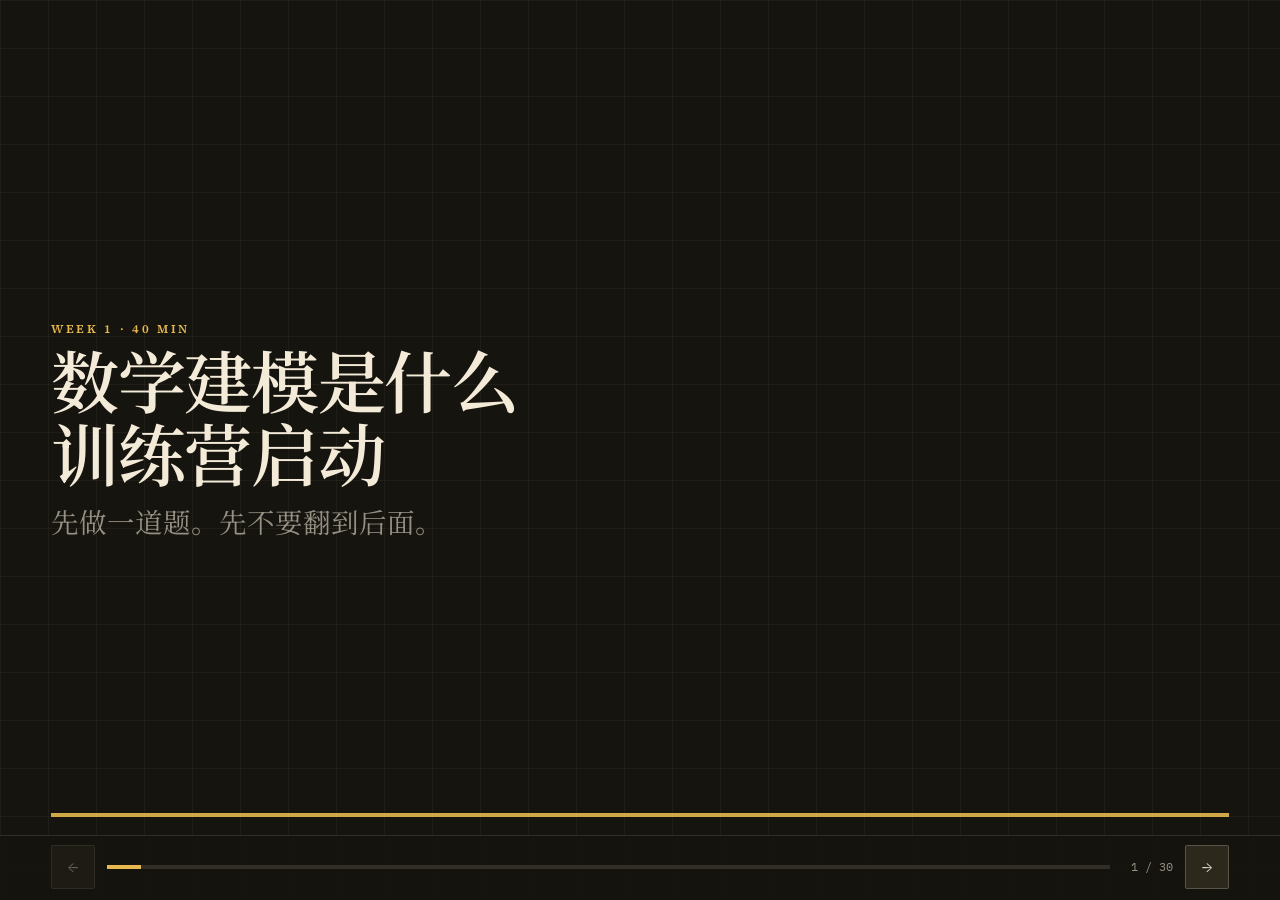
<file: slides/week1.html>
<!DOCTYPE html>
<html lang="zh-Hans">
<head>
  <meta charset="UTF-8" />
  <meta name="viewport" content="width=device-width, initial-scale=1" />
  <title>第 1 周 · 数学建模是什么</title>
  <link rel="preconnect" href="https://fonts.googleapis.com" />
  <link rel="preconnect" href="https://fonts.gstatic.com" crossorigin />
  <!--
    拉丁 Source Serif 4 + 中文 Noto Serif SC 成对引入。
    只引 400 / 600：中文多一档字重会拆出大量 unicode-range 分片，阻塞首屏。
    离线时回退到 Songti SC / STSong / SimSun，仍是衬线对衬线，避免 macOS 黑体割裂。
    想改无衬线：把 --font-serif 改成 "Source Sans 3", "Noto Sans SC", sans-serif 即可。
  -->
  <link href="https://fonts.googleapis.com/css2?family=IBM+Plex+Mono:wght@400;500&family=Noto+Serif+SC:wght@400;600&family=Source+Serif+4:opsz,wght@8..60,400;8..60,600&display=swap" rel="stylesheet" media="print" onload="this.media='all'" />
  <style>
    :root {
      /* 意象：早高峰校门口地标黄线。擦过的暖黑板 + 地上那条黄漆，不是科技蓝。 */
      --bg: #16140f;
      --surface: #211e16;
      --surface-2: #2c281c;
      --chalk: #f3ead8;
      --yellow: #e6b84d;     /* 地标黄线 / 当前环节。比安全黄暗一档，投影上不发飘 */
      --oxide: #c45c48;      /* 划掉、失效、禁写。和黄线一冷一暖里偏土的那一支 */
      --line: color-mix(in srgb, var(--chalk) 12%, transparent);
      --line-strong: color-mix(in srgb, var(--chalk) 22%, transparent);
      --mute: color-mix(in srgb, var(--chalk) 58%, transparent);
      --mute-2: color-mix(in srgb, var(--chalk) 38%, transparent);

      --font-serif: "Source Serif 4", "Noto Serif SC", "Songti SC", "STSong", "SimSun", serif;
      --font-mono: "IBM Plex Mono", "Sarasa Mono SC", ui-monospace, monospace;

      --pad: clamp(1.4rem, 4vw, 3.2rem);
      --rule: 4px;           /* 黄线厚度按地标漆，不要细成 UI hairline */
      --radius-chip: 999px;
      --radius-panel: 2px;   /* 黑板几乎直角；芯片才用胶囊。两套手法，不分主次会糊 */

      color-scheme: dark;
    }

    /*
      亮场：中午教室投影仪常把深色洗成灰雾。
      纸色沿用粉笔白，黄线改成更深的干漆黄，保证对比。
      按 L 切换。只改 token，组件不用动。
    */
    html[data-theme="paper"] {
      --bg: #efe6d4;
      --surface: #f6f0e2;
      --surface-2: #e7dcc4;
      --chalk: #1c1913;
      --yellow: #8f6910;
      --oxide: #9d3a2c;
      --line: color-mix(in srgb, var(--chalk) 14%, transparent);
      --line-strong: color-mix(in srgb, var(--chalk) 26%, transparent);
      --mute: color-mix(in srgb, var(--chalk) 62%, transparent);
      --mute-2: color-mix(in srgb, var(--chalk) 42%, transparent);
      color-scheme: light;
    }

    * { box-sizing: border-box; }
    html, body {
      margin: 0;
      height: 100%;
      background: var(--bg);
      color: var(--chalk);
      font-family: var(--font-serif);
      overflow: hidden;
    }

    /*
      浅格：演算纸，不是装饰渐变。
      代价：部分老投影机会把 6% 网格扫成脏带。觉得脏就把 --grid-a 改成 0。
    */
    body {
      --grid-a: 0.045;
      background-color: var(--bg);
      background-image:
        linear-gradient(color-mix(in srgb, var(--chalk) calc(var(--grid-a) * 100%), transparent) 1px, transparent 1px),
        linear-gradient(90deg, color-mix(in srgb, var(--chalk) calc(var(--grid-a) * 100%), transparent) 1px, transparent 1px);
      background-size: 48px 48px;
    }

    .eyebrow {
      font-size: 12px;
      letter-spacing: 0.16em;
      text-transform: uppercase;
      color: var(--yellow);
      font-weight: 600;
      margin: 0 0 0.7rem;
    }
    html:lang(zh-Hans) .eyebrow { letter-spacing: 0.22em; }

    .display-1 {
      font-size: clamp(34px, 5.6vw, 68px);
      font-weight: 600;
      line-height: 1.08;
      letter-spacing: -0.02em;
      margin: 0 0 0.6rem;
    }
    .display-2 {
      font-size: clamp(24px, 3.2vw, 40px);
      font-weight: 600;
      line-height: 1.2;
      margin: 0 0 0.8rem;
    }
    .lede {
      font-size: clamp(18px, 2.15vw, 28px);
      line-height: 1.45;
      max-width: 38em;
      margin: 0;
    }
    .mute { color: var(--mute); }
    .oxide { color: var(--oxide); }
    .yellow { color: var(--yellow); }

    .mono, table, .timer, .count, kbd {
      font-family: var(--font-mono);
      font-variant-numeric: tabular-nums;
    }

    #deck {
      height: 100%;
      outline: none;
    }

    .slide {
      display: none;
      height: 100%;
      padding: var(--pad) var(--pad) 5.4rem;
      flex-direction: column;
      justify-content: center;
    }
    .slide.is-on { display: flex; }

    .slide-head {
      display: flex;
      align-items: baseline;
      justify-content: space-between;
      gap: 1rem;
      margin-bottom: 1.4rem;
    }
    .slide-head .clock {
      font-size: 12px;
      letter-spacing: 0.08em;
      color: var(--mute);
      font-family: var(--font-mono);
      flex-shrink: 0;
    }

    .prompt {
      border-left: var(--rule) solid var(--yellow);
      padding: 0.2rem 0 0.2rem 1.2rem;
    }
    .prompt p { margin: 0 0 0.85rem; }
    .prompt p:last-child { margin-bottom: 0; }

    .quote-list {
      list-style: none;
      margin: 0;
      padding: 0;
      display: grid;
      gap: 1.2rem;
    }
    .quote-list li {
      font-size: clamp(26px, 3.4vw, 42px);
      font-weight: 600;
      line-height: 1.25;
      padding-left: 1rem;
      border-left: var(--rule) solid var(--yellow);
    }

    .arrows {
      display: flex;
      flex-wrap: wrap;
      align-items: center;
      gap: 0.55rem 0.7rem;
      font-size: clamp(20px, 2.6vw, 32px);
      font-weight: 600;
    }
    .arrows span.arr { color: var(--yellow); font-weight: 400; }

    .q-list, .plain-list {
      margin: 0;
      padding-left: 1.2em;
      font-size: clamp(18px, 2.1vw, 28px);
      line-height: 1.5;
    }
    .plain-list { list-style: none; padding-left: 0; }
    .plain-list li { margin: 0.45rem 0; }

    .split {
      display: grid;
      grid-template-columns: 1fr 1fr;
      gap: clamp(1rem, 3vw, 2.4rem);
      align-items: start;
    }
    @media (max-width: 820px) {
      .split { grid-template-columns: 1fr; }
    }

    .panel {
      background: var(--surface);
      border: 1px solid var(--line);
      border-radius: var(--radius-panel);
      padding: 1rem 1.15rem 1.15rem;
    }
    .panel h3 {
      margin: 0 0 0.65rem;
      font-size: 13px;
      letter-spacing: 0.14em;
      color: var(--yellow);
      font-weight: 600;
    }
    .panel ul {
      margin: 0;
      padding-left: 1.1em;
      font-size: clamp(15px, 1.7vw, 22px);
      line-height: 1.45;
    }
    .panel.ignore h3 { color: var(--oxide); }
    .panel.ignore { opacity: 0.92; }
    .panel.hold h3 { color: var(--mute); }

    .formula {
      font-family: var(--font-mono);
      font-size: clamp(20px, 2.8vw, 36px);
      line-height: 1.45;
      background: var(--surface);
      border-top: var(--rule) solid var(--yellow);
      padding: 1rem 1.2rem;
    }
    .formula small {
      display: block;
      margin-top: 0.55rem;
      font-size: 0.55em;
      color: var(--mute);
      font-family: var(--font-serif);
    }

    table.sym {
      width: 100%;
      border-collapse: collapse;
      font-size: clamp(13px, 1.45vw, 18px);
    }
    table.sym th, table.sym td {
      text-align: left;
      padding: 0.45rem 0.55rem;
      border-bottom: 1px solid var(--line);
      vertical-align: top;
    }
    table.sym th {
      color: var(--yellow);
      font-weight: 500;
      font-size: 12px;
      letter-spacing: 0.08em;
    }

    .roles, .tools {
      display: grid;
      grid-template-columns: repeat(4, 1fr);
      gap: 0.8rem;
    }
    @media (max-width: 900px) {
      .roles, .tools { grid-template-columns: 1fr 1fr; }
    }
    .chip-card {
      background: var(--surface);
      border: 1px solid var(--line);
      padding: 1rem 1rem 1.1rem;
      min-height: 8.5rem;
    }
    .chip-card strong {
      display: block;
      font-size: clamp(20px, 2.2vw, 28px);
      margin-bottom: 0.4rem;
    }
    .chip-card p {
      margin: 0;
      color: var(--mute);
      font-size: clamp(14px, 1.5vw, 18px);
      line-height: 1.4;
    }

    .card-fields {
      display: grid;
      gap: 0.7rem;
      font-size: clamp(16px, 1.8vw, 22px);
    }
    .card-fields div {
      border-bottom: 1px solid var(--line-strong);
      padding: 0.35rem 0 0.55rem;
      color: var(--mute);
    }
    .card-fields b { color: var(--chalk); font-weight: 600; }

    .two-col-copy {
      display: grid;
      grid-template-columns: 1fr 1fr;
      gap: 1.5rem;
    }
    @media (max-width: 820px) { .two-col-copy { grid-template-columns: 1fr; } }
    .two-col-copy h2 { margin: 0 0 0.5rem; font-size: clamp(22px, 2.4vw, 32px); }
    .two-col-copy ul { margin: 0; padding-left: 1.1em; font-size: clamp(16px, 1.8vw, 22px); line-height: 1.45; }

    .big-num {
      font-family: var(--font-mono);
      font-size: clamp(40px, 8vw, 88px);
      font-weight: 500;
      letter-spacing: -0.03em;
      line-height: 1;
      margin: 0.4rem 0 0.6rem;
    }

    .timer-wrap {
      margin-top: 1.6rem;
      display: flex;
      align-items: center;
      gap: 1rem;
      flex-wrap: wrap;
      position: relative;
      z-index: 3; /* 高于左右翻页热区，避免点「开始计时」却翻页 */
    }
    .timer {
      font-size: clamp(42px, 8vw, 86px);
      letter-spacing: 0.04em;
      line-height: 1;
    }
    .timer.is-warn { color: var(--yellow); }
    .timer.is-end { color: var(--oxide); }

    button {
      font-family: var(--font-serif);
      font-size: 15px;
      color: var(--chalk);
      background: var(--surface-2);
      border: 1px solid var(--line-strong);
      padding: 0.55rem 1rem;
      min-height: 44px;
      cursor: pointer;
      border-radius: var(--radius-panel);
    }
    button:hover { border-color: var(--yellow); }
    button:focus-visible {
      outline: none;
      border-color: var(--yellow);
      box-shadow: 0 0 0 3px color-mix(in srgb, var(--yellow) 45%, transparent);
    }
    button:disabled { opacity: 0.4; cursor: not-allowed; }
    button.primary {
      background: var(--yellow);
      color: #1c1913;
      border-color: var(--yellow);
      font-weight: 600;
    }

    .dock {
      position: fixed;
      left: 0;
      right: 0;
      bottom: 0;
      display: flex;
      align-items: center;
      gap: 0.75rem;
      padding: 0.55rem var(--pad) 0.7rem;
      background: color-mix(in srgb, var(--bg) 88%, transparent);
      border-top: 1px solid var(--line);
      z-index: 5;
    }
    .dock .bar {
      flex: 1;
      height: var(--rule);
      background: var(--line);
      border-radius: 0;
      overflow: hidden;
    }
    .dock .bar > i {
      display: block;
      height: 100%;
      width: 0;
      background: var(--yellow);
    }
    .count {
      font-size: 12px;
      color: var(--mute);
      min-width: 4.2em;
      text-align: right;
    }
    .dock button { min-width: 44px; padding: 0.4rem 0.7rem; }

    .note {
      position: fixed;
      left: var(--pad);
      right: var(--pad);
      bottom: 3.4rem;
      background: var(--surface-2);
      border: 1px solid var(--line-strong);
      border-left: var(--rule) solid var(--yellow);
      padding: 0.55rem 0.9rem;
      font-size: 14px;
      line-height: 1.4;
      color: var(--mute);
      display: none;
      z-index: 4;
      max-width: 52em;
    }
    .note.is-on { display: block; }
    .note b { color: var(--yellow); font-weight: 600; margin-right: 0.4rem; }

    .help, .index {
      position: fixed;
      inset: 0;
      background: color-mix(in srgb, var(--bg) 82%, transparent);
      display: none;
      align-items: center;
      justify-content: center;
      z-index: 10;
      padding: 2rem;
    }
    .help.is-on, .index.is-on { display: flex; }
    .help-card, .index-card {
      background: var(--surface);
      border: 1px solid var(--line-strong);
      padding: 1.4rem 1.6rem;
      max-width: 36rem;
      width: min(36rem, 100%);
      max-height: 80vh;
      overflow: auto;
    }
    .index-card { max-width: 44rem; }
    .help-card h2, .index-card h2 { margin: 0 0 0.8rem; font-size: 22px; }
    .help-card dl { margin: 0; display: grid; grid-template-columns: auto 1fr; gap: 0.35rem 1rem; }
    .help-card dt kbd, kbd {
      display: inline-block;
      border: 1px solid var(--line-strong);
      padding: 0.05rem 0.4rem;
      font-size: 12px;
      background: var(--surface-2);
    }
    .help-card dd { margin: 0; color: var(--mute); }

    .index-list {
      list-style: none;
      margin: 0;
      padding: 0;
      display: grid;
      gap: 0.2rem;
    }
    .index-list button {
      width: 100%;
      text-align: left;
      background: transparent;
      border: 0;
      border-bottom: 1px solid var(--line);
      border-radius: 0;
      padding: 0.45rem 0.2rem;
      font-size: 15px;
    }
    .index-list button[aria-current="true"] { color: var(--yellow); }

    .strike { text-decoration: line-through; color: var(--mute-2); }
    .rule-bottom {
      position: absolute;
      left: var(--pad);
      right: var(--pad);
      bottom: 4.6rem;
      height: var(--rule);
      background: var(--yellow);
      pointer-events: none;
      opacity: 0.9;
    }
    .cover .rule-bottom { bottom: 5.2rem; }

    .click-zones {
      position: fixed;
      inset: 0 0 3.2rem 0;
      display: grid;
      grid-template-columns: 18% 1fr 18%;
      z-index: 2;
      pointer-events: none; /* 中间留给计时按钮；只有左右 18% 接翻页 */
    }
    .click-zones #zone-prev,
    .click-zones #zone-next {
      pointer-events: auto;
      background: transparent;
      border: 0;
      border-radius: 0;
      min-height: 0;
      opacity: 0;
    }
    .click-zones #zone-prev:focus-visible,
    .click-zones #zone-next:focus-visible {
      opacity: 1;
      background: color-mix(in srgb, var(--yellow) 8%, transparent);
    }

    @media (prefers-reduced-motion: reduce) {
      *, *::before, *::after {
        animation-duration: 0.001ms !important;
        transition-duration: 0.001ms !important;
      }
    }
  </style>
</head>
<body>
  <div class="click-zones" aria-hidden="false">
    <button type="button" id="zone-prev" aria-label="上一页"></button>
    <div aria-hidden="true"></div>
    <button type="button" id="zone-next" aria-label="下一页"></button>
  </div>

  <main id="deck" tabindex="0">

    <section class="slide cover is-on" data-t="0:00" data-note="不要自我介绍。投出下一页就计时。">
      <p class="eyebrow">Week 1 · 40 min</p>
      <h1 class="display-1">数学建模是什么<br />训练营启动</h1>
      <p class="lede mute">先做一道题。先不要翻到后面。</p>
      <div class="rule-bottom" aria-hidden="true"></div>
    </section>

    <section class="slide" data-t="0:00–0:05" data-note="纸上最后要有一个数。现在开始，五分钟。不解释，不给数据。">
      <div class="slide-head">
        <p class="eyebrow">发题</p>
        <span class="clock">0:00–0:05</span>
      </div>
      <div class="prompt">
        <p class="lede">校门口早高峰，一名学生从到达校门外 200 米处起，到刷卡成功，平均要花多久？</p>
        <p class="lede mute">请在纸上写出你算出的数。单位自己定。五分钟后停笔。</p>
      </div>
      <div class="timer-wrap">
        <div class="timer" id="timer" aria-live="polite">5:00</div>
        <button type="button" class="primary" id="timer-btn">开始计时</button>
        <button type="button" id="timer-reset">重置</button>
      </div>
    </section>

    <section class="slide" data-t="0:05" data-note="停。先把纸扣在桌上。不点评对错。">
      <p class="eyebrow">5:00</p>
      <h1 class="display-1">停。</h1>
      <p class="lede">先把纸扣在桌上。</p>
    </section>

    <section class="slide" data-t="0:05–0:08" data-note="我先听几个人说。刚才让你停下来的是什么？把原话写到黑板。">
      <p class="eyebrow">卡在哪里</p>
      <h1 class="display-1">刚才让你<br />停下来的是什么？</h1>
      <p class="lede mute">听三四个人。先不要总结。</p>
    </section>

    <section class="slide" data-t="0:05–0:08" data-note="把接近这两类的话写在黑板上。问：有没有觉得就是自己刚才的状态？">
      <div class="slide-head">
        <p class="eyebrow">学生原话，留在黑板上方</p>
        <span class="clock">0:05–0:08</span>
      </div>
      <ul class="quote-list">
        <li>不知道到底算什么</li>
        <li>条件太少，算不了</li>
      </ul>
    </section>

    <section class="slide" data-t="0:05–0:08" data-note="题目说的是校门口，公式认识的是量、单位和关系。两边还没连起来。">
      <div class="slide-head">
        <p class="eyebrow">四个环节</p>
        <span class="clock">0:05–0:08</span>
      </div>
      <div class="arrows" aria-label="建模四个环节">
        <span>现实问题</span><span class="arr">→</span>
        <span>数学问题</span><span class="arr">→</span>
        <span>数学结论</span><span class="arr">→</span>
        <span>现实结论</span>
      </div>
      <p class="lede mute" style="margin-top:1.4rem">题目说的是校门口。公式认识的是量、单位和关系。两边还没连起来，人就会停在这里。</p>
    </section>

    <section class="slide" data-t="0:05–0:08" data-note="社团主要练一件事：没有标准步骤的真实问题，知道怎样开始、分工、把结果讲清楚。">
      <p class="eyebrow">这个社团</p>
      <h1 class="display-1">先知道工具要解决哪一个问题。</h1>
      <p class="lede mute">公式、代码、论文以后都会学。今天先练：遇到没有标准步骤的真实问题，怎样开始。</p>
    </section>

    <section class="slide" data-t="0:08–0:11" data-note="先不要找公式。先问三个问题。等学生答。">
      <div class="slide-head">
        <p class="eyebrow">1 · 读题与问题分析</p>
        <span class="clock">0:08–0:11</span>
      </div>
      <h1 class="display-2">先问三句</h1>
      <ol class="q-list">
        <li>最后要求出的量是什么？</li>
        <li>单位是什么？</li>
        <li>从哪一刻开始，到哪一刻结束？</li>
      </ol>
    </section>

    <section class="slide" data-t="0:08–0:11" data-note="T：一名学生从校门外 200 m 处走到刷卡成功的平均耗时。今天统一用分钟。">
      <div class="slide-head">
        <p class="eyebrow">目标量</p>
        <span class="clock">0:08–0:11</span>
      </div>
      <p class="big-num">T <span class="mute">/ min</span></p>
      <p class="lede">一名学生，从校门外 200 m 处走到刷卡成功的平均耗时。</p>
      <p class="lede mute" style="margin-top:0.7rem">范围：步行 + 排队 + 刷卡。</p>
    </section>

    <section class="slide" data-t="0:08–0:11" data-note="研究主题不能直接计算。目标量需要边界和单位。">
      <div class="split">
        <div class="panel ignore">
          <h3>还不能算</h3>
          <p class="lede">研究校门口拥堵</p>
        </div>
        <div class="panel">
          <h3>可以交给模型</h3>
          <p class="lede">一名学生从 200 m 处走到刷卡成功的平均耗时，单位分钟</p>
        </div>
      </div>
      <p class="lede mute" style="margin-top:1.2rem">直接写「大概八分钟」的：把起点、终点和单位写全。写了很多条件却没有数的：因素看见了，目标量还没定清。</p>
    </section>

    <section class="slide" data-t="0:11–0:15" data-note="T 会受到哪些因素影响？你们说，我来写。先不要评价。约一分钟。">
      <div class="slide-head">
        <p class="eyebrow">2 · 因素分析</p>
        <span class="clock">0:11–0:15</span>
      </div>
      <h1 class="display-1">你们说，我来写。</h1>
      <p class="lede mute">先不要评价。天气、步速、队伍、闸机、家长车、侧门……喊到什么写什么。</p>
    </section>

    <section class="slide" data-t="0:11–0:15" data-note="留下一个因素，就要说明它怎么影响 T，还得找数据。二十个全留，今天下课都列不完。">
      <h1 class="display-1">这些都放到模型里，<br />做得出来吗？</h1>
      <p class="lede mute">每留一项，就欠一条关系和一个数据来源。</p>
    </section>

    <section class="slide" data-t="0:11–0:15" data-note="边讨论边归类。被删的不是没影响，是先限定研究范围。">
      <div class="slide-head">
        <p class="eyebrow">第一版：保留 / 忽略 / 待定</p>
        <span class="clock">0:11–0:15</span>
      </div>
      <div class="split" style="grid-template-columns: 1.2fr 1fr;">
        <div class="panel">
          <h3>保留</h3>
          <ul>
            <li>步行时间 <span class="mono">t_walk</span></li>
            <li>到达队伍时，前方平均人数 <span class="mono">q</span></li>
            <li>开放闸机数 <span class="mono">k</span></li>
            <li>单台闸机通过率 <span class="mono">μ</span></li>
            <li>本人刷卡时间 <span class="mono">t_scan</span></li>
          </ul>
        </div>
        <div>
          <div class="panel ignore" style="margin-bottom:0.8rem">
            <h3>忽略</h3>
            <ul>
              <li>晴天条件下的天气差异</li>
              <li>偶发的检查、事故、临时管制</li>
            </ul>
          </div>
          <div class="panel hold">
            <h3>待定</h3>
            <ul>
              <li>到校时段要不要再划分</li>
              <li>各年级是否错峰</li>
            </ul>
          </div>
        </div>
      </div>
    </section>

    <section class="slide" data-t="0:15–0:18" data-note="删掉、合并掉的因素要写成假设。每条都问：什么时候会出问题？">
      <div class="slide-head">
        <p class="eyebrow">3 · 基本假设</p>
        <span class="clock">0:15–0:18</span>
      </div>
      <ol class="q-list">
        <li>早高峰的短时间内，单台闸机通过率近似不变。</li>
        <li>学生共用排队区域，各闸机负担大致均衡。</li>
        <li>按正常天气、设备正常工作的情形研究。</li>
      </ol>
    </section>

    <section class="slide" data-t="0:15–0:18" data-note="别写「假设数据真实可靠」，也别只写「不考虑意外」。">
      <div class="slide-head">
        <p class="eyebrow">每条假设都要写适用范围</p>
        <span class="clock">0:15–0:18</span>
      </div>
      <ul class="plain-list lede">
        <li>H1 人突然挤过来、刷卡失败变多 → 算出的时间可能偏短</li>
        <li>H2 大家都挤在左边 → 均衡负担不再成立</li>
        <li>H3 暴雨、闸机故障、临时检查 → 超出这版范围</li>
      </ul>
      <p class="lede oxide" style="margin-top:1.2rem">不要写「假设数据真实可靠」。不要只写「不考虑意外」。</p>
    </section>

    <section class="slide" data-t="0:18–0:22" data-note="总时间分成走路、等待、刷卡。先把它们加起来。">
      <div class="slide-head">
        <p class="eyebrow">4 · 建模与求解</p>
        <span class="clock">0:18–0:22</span>
      </div>
      <div class="formula">
        T = t<sub>walk</sub> + t<sub>wait</sub> + t<sub>scan</sub>
        <small>先分段，再写等待。</small>
      </div>
      <div class="formula" style="margin-top:0.8rem">
        t<sub>wait</sub> ≈ q / (kμ)
        <small>q：到队尾时前面平均有多少人。约等：队伍会动，闸机不会一模一样。</small>
      </div>
    </section>

    <section class="slide" data-t="0:18–0:22" data-note="合并后的式子。先看数量级和变化方向。">
      <div class="slide-head">
        <p class="eyebrow">合并</p>
        <span class="clock">0:18–0:22</span>
      </div>
      <div class="formula">
        T ≈ t<sub>walk</sub> + q / (kμ) + t<sub>scan</sub>
      </div>
    </section>

    <section class="slide" data-t="0:18–0:22" data-note="指着符号表逐项问来源。估的要写「课堂估计」。">
      <div class="slide-head">
        <p class="eyebrow">符号表 · 含义 / 单位 / 来源</p>
        <span class="clock">0:18–0:22</span>
      </div>
      <table class="sym">
        <thead>
          <tr><th>符号</th><th>含义</th><th>单位</th><th>来源</th></tr>
        </thead>
        <tbody>
          <tr><td>T</td><td>从 200 m 处到刷卡成功的平均耗时</td><td>min</td><td>模型输出</td></tr>
          <tr><td>t<sub>walk</sub></td><td>200 m 步行时间</td><td>min</td><td>实测或步速估计</td></tr>
          <tr><td>q</td><td>到达队伍时前方平均人数</td><td>人</td><td>现场观察或抽样</td></tr>
          <tr><td>k</td><td>开放闸机数</td><td>台</td><td>现场计数</td></tr>
          <tr><td>μ</td><td>单台闸机通过率</td><td>人/(min·台)</td><td>计时测量</td></tr>
          <tr><td>t<sub>scan</sub></td><td>本人刷卡所需时间</td><td>min</td><td>计时测量</td></tr>
        </tbody>
      </table>
    </section>

    <section class="slide" data-t="0:18–0:22" data-note="4.55 分钟只用于课堂演示，并非校门口实测。">
      <div class="slide-head">
        <p class="eyebrow">课堂估计 · 不是实测答案</p>
        <span class="clock">0:18–0:22</span>
      </div>
      <p class="lede mute">q = 120 人 · k = 4 台 · μ = 20 人/min · t<sub>walk</sub> ≈ 3 min · t<sub>scan</sub> ≈ 0.05 min</p>
      <p class="lede" style="margin-top:1rem">等待：120 ÷ (4 × 20) = 1.5 min</p>
      <p class="big-num">T ≈ 4.55 <span class="mute">min</span></p>
    </section>

    <section class="slide" data-t="0:22–0:25" data-note="4.55 出来了。能交了吗？还不能。先检查。">
      <div class="slide-head">
        <p class="eyebrow">5 · 验证</p>
        <span class="clock">0:22–0:25</span>
      </div>
      <ol class="q-list">
        <li>量纲：人 ÷ (人/分钟) 得到分钟。三项都能加。</li>
        <li>极端：q = 0，只剩走路和刷卡。k 变多，等待变少。k = 0，式子没有意义。</li>
        <li>有真实记录时，把计算结果和实际耗时放在一起看。</li>
      </ol>
      <p class="lede mute" style="margin-top:1.1rem">单位通过，只说明形式暂时没出明显问题。参数和假设还要继续查。</p>
    </section>

    <section class="slide" data-t="0:25–0:28" data-note="评委没参加讨论。他只看得到这份报告。">
      <div class="slide-head">
        <p class="eyebrow">6 · 写作：让读者能够复查</p>
        <span class="clock">0:25–0:28</span>
      </div>
      <ol class="q-list">
        <li>问题重述：我们最后研究的是哪个量？</li>
        <li>假设：简化了什么，适用范围是什么？</li>
        <li>符号和数据：每个字母表示什么，单位和来源在哪里？</li>
        <li>模型与求解：公式怎样得到，参数怎样代入？</li>
        <li>结果与验证：得到什么，怎样检查过？</li>
        <li>局限性：在哪些情形下，结论不再适用？</li>
      </ol>
    </section>

    <section class="slide" data-t="0:25–0:28" data-note="局限性别只写「时间有限，还有不足」。">
      <h1 class="display-1"><span class="strike">时间有限，还有不足</span></h1>
      <p class="lede">要告诉评委：哪条假设可能失效，结果会往哪个方向偏。</p>
    </section>

    <section class="slide" data-t="0:25–0:28" data-note="再看一遍今天走过的路。谁觉得条件太少，现在至少知道第一步该做什么。">
      <div class="slide-head">
        <p class="eyebrow">今天走过的路</p>
        <span class="clock">0:25–0:28</span>
      </div>
      <div class="arrows">
        <span>读题</span><span class="arr">→</span>
        <span>因素</span><span class="arr">→</span>
        <span>假设</span><span class="arr">→</span>
        <span>列式</span><span class="arr">→</span>
        <span>找数据</span><span class="arr">→</span>
        <span>检验</span><span class="arr">→</span>
        <span>写成报告</span>
      </div>
    </section>

    <section class="slide" data-t="0:28–0:31" data-note="正课只讲形态。报名、文件名、提交方式每年可能变，小课看当季官网。">
      <div class="slide-head">
        <p class="eyebrow">比赛在考什么</p>
        <span class="clock">0:28–0:31</span>
      </div>
      <div class="two-col-copy">
        <div>
          <h2>HiMCM</h2>
          <ul>
            <li>COMAP，面向中学生</li>
            <li>小队，选一道题</li>
            <li>连续多日，交英文论文</li>
            <li>看模型、数据、检验、能不能读懂</li>
          </ul>
        </div>
        <div>
          <h2>IMMC</h2>
          <ul>
            <li>同样是小队完成论文</li>
            <li>题目通常更开放</li>
            <li>自己说明问题，找真实资料</li>
            <li>中华区安排以当季通知为准</li>
          </ul>
        </div>
      </div>
      <p class="lede mute" style="margin-top:1.2rem">两边要练的能力很接近：定目标，找数据，建模型，做检验，写成报告。</p>
    </section>

    <section class="slide" data-t="0:31–0:35" data-note="正课学方法。小课答疑和装工具。小课不讲新内容。">
      <div class="slide-head">
        <p class="eyebrow">训练营怎样进行</p>
        <span class="clock">0:31–0:35</span>
      </div>
      <ul class="plain-list lede">
        <li>每周：40 分钟正课 + 10 分钟线上小课</li>
        <li>每周：一项明确产出</li>
        <li>比赛周、模拟赛周：比赛材料就是当周产出</li>
      </ul>
    </section>

    <section class="slide" data-t="0:31–0:35" data-note="模拟赛结束后主要看过程、给反馈，不淘汰。第一次没按时交，也可以继续来。">
      <div class="slide-head">
        <p class="eyebrow">节点</p>
        <span class="clock">0:31–0:35</span>
      </div>
      <ul class="plain-list lede">
        <li>9/21–9/25 模拟赛：观察和反馈，<strong>不淘汰</strong></li>
        <li>10 月底 HiMCM 前：形成正式队伍</li>
        <li>1 月中：综合模型、代码与结果、论文、文献、协作，确定后续队伍</li>
      </ul>
      <p class="lede mute" style="margin-top:1.1rem">答应了要做的事有没有完成，会被认真记录。</p>
    </section>

    <section class="slide" data-t="0:35–0:38" data-note="分工说明谁负责把这件事做完，不代表其他人可以完全不懂。">
      <div class="slide-head">
        <p class="eyebrow">队伍怎样分工</p>
        <span class="clock">0:35–0:38</span>
      </div>
      <div class="roles">
        <div class="chip-card">
          <strong>模型</strong>
          <p>变量、假设、关系。</p>
        </div>
        <div class="chip-card">
          <strong>代码</strong>
          <p>数据、计算、检验、图表。</p>
        </div>
        <div class="chip-card">
          <strong>论文</strong>
          <p>结构、语言、符号和图表能不能对得上。</p>
        </div>
        <div class="chip-card">
          <strong>文献</strong>
          <p>背景、数据、参数、方法，记清来源。</p>
        </div>
      </div>
      <p class="lede mute" style="margin-top:1.1rem">三人队可以一人兼两项。写论文的人得看懂模型。</p>
    </section>

    <section class="slide" data-t="0:35–0:38" data-note="理由写想练什么，或明确不愿意承担什么。「我数学好」还没说出想练什么。">
      <div class="slide-head">
        <p class="eyebrow">角色意向卡 · 怎样写理由</p>
        <span class="clock">0:35–0:38</span>
      </div>
      <div class="split">
        <div class="panel">
          <h3>可以</h3>
          <p class="lede">我想练把模型讲清楚</p>
        </div>
        <div class="panel ignore">
          <h3>还不够</h3>
          <p class="lede">我数学好</p>
        </div>
      </div>
    </section>

    <section class="slide" data-t="0:38–0:39:30" data-note="安装和账号放到小课。报错要带文字、截图和刚才做过的步骤。">
      <div class="slide-head">
        <p class="eyebrow">四类工具 · 先知道用途</p>
        <span class="clock">0:38–0:39:30</span>
      </div>
      <div class="tools">
        <div class="chip-card">
          <strong>Python</strong>
          <p>数据处理、计算、仿真、作图。</p>
        </div>
        <div class="chip-card">
          <strong>Overleaf</strong>
          <p>多人协作写 LaTeX 论文。</p>
        </div>
        <div class="chip-card">
          <strong>资料库</strong>
          <p>保存论文、网页、数据和引用。</p>
        </div>
        <div class="chip-card">
          <strong>图表</strong>
          <p>坐标、单位、图例写全，图能自己说明问题。</p>
        </div>
      </div>
    </section>

    <section class="slide" data-t="0:39:30–0:40" data-note="本周只交角色意向卡。下次课前，不评分。到点结束。">
      <div class="slide-head">
        <p class="eyebrow">本周只交这一张</p>
        <span class="clock">0:39:30–0:40</span>
      </div>
      <div class="card-fields">
        <div><b>姓名</b></div>
        <div><b>意向角色</b>　模型 / 代码 / 论文 / 文献　（可写主责 + 兼任）</div>
        <div><b>为什么选</b>　想练什么，或明确的顾虑</div>
        <div><b>已经会一点的</b>　可空</div>
      </div>
      <p class="lede mute" style="margin-top:1.3rem">下次课前提交，不评分。下周：论文结构与读题。</p>
    </section>
  </main>

  <div class="note" id="note" role="note"><b>讲者</b><span id="note-text"></span></div>

  <nav class="dock" aria-label="翻页">
    <button type="button" id="prev" aria-label="上一页">←</button>
    <div class="bar" aria-hidden="true"><i id="bar"></i></div>
    <span class="count" id="count">1 / 1</span>
    <button type="button" id="next" aria-label="下一页">→</button>
  </nav>

  <div class="help" id="help" hidden>
    <div class="help-card">
      <h2>键位</h2>
      <dl>
        <dt><kbd>→</kbd> <kbd>Space</kbd> <kbd>J</kbd></dt><dd>下一页</dd>
        <dt><kbd>←</kbd> <kbd>K</kbd> <kbd>Backspace</kbd></dt><dd>上一页</dd>
        <dt><kbd>Home</kbd> <kbd>End</kbd></dt><dd>封面 / 末页</dd>
        <dt><kbd>F</kbd></dt><dd>全屏</dd>
        <dt><kbd>L</kbd></dt><dd>黑板 / 亮场（中午投影发灰时切亮场）</dd>
        <dt><kbd>N</kbd></dt><dd>讲者提示开或关</dd>
        <dt><kbd>I</kbd></dt><dd>目录跳转</dd>
        <dt><kbd>?</kbd></dt><dd>本页说明</dd>
      </dl>
    </div>
  </div>

  <div class="index" id="index" hidden>
    <div class="index-card">
      <h2>目录</h2>
      <ol class="index-list" id="index-list"></ol>
    </div>
  </div>

  <script>
    (function () {
      const slides = Array.from(document.querySelectorAll(".slide"));
      const deck = document.getElementById("deck");
      const countEl = document.getElementById("count");
      const bar = document.getElementById("bar");
      const noteEl = document.getElementById("note");
      const noteText = document.getElementById("note-text");
      const help = document.getElementById("help");
      const indexPane = document.getElementById("index");
      const indexList = document.getElementById("index-list");
      const timerEl = document.getElementById("timer");
      const timerBtn = document.getElementById("timer-btn");
      const timerReset = document.getElementById("timer-reset");

      let i = 0;
      let notesOn = false;
      let timerId = null;
      let left = 300;

      function titleOf(slide) {
        const h = slide.querySelector("h1, h2, .display-2, .eyebrow");
        const t = slide.dataset.t || "";
        const text = (h && h.textContent || "未命名").replace(/\s+/g, " ").trim().slice(0, 36);
        return (t ? t + " · " : "") + text;
      }

      indexList.innerHTML = slides.map(function (s, idx) {
        return "<li><button type='button' data-i='" + idx + "'>" +
          String(idx + 1).padStart(2, "0") + "　" + titleOf(s) + "</button></li>";
      }).join("");

      function show(n) {
        i = Math.max(0, Math.min(slides.length - 1, n));
        slides.forEach(function (s, idx) {
          s.classList.toggle("is-on", idx === i);
        });
        countEl.textContent = (i + 1) + " / " + slides.length;
        bar.style.width = ((i + 1) / slides.length * 100) + "%";
        noteText.textContent = slides[i].dataset.note || "";
        document.getElementById("prev").disabled = i === 0;
        document.getElementById("next").disabled = i === slides.length - 1;
        indexList.querySelectorAll("button").forEach(function (b) {
          b.setAttribute("aria-current", Number(b.dataset.i) === i ? "true" : "false");
        });
        location.hash = String(i + 1);
      }

      function next() { show(i + 1); }
      function prev() { show(i - 1); }

      function toggleHelp() {
        const on = !help.classList.contains("is-on");
        help.classList.toggle("is-on", on);
        help.hidden = !on;
        indexPane.classList.remove("is-on");
        indexPane.hidden = true;
      }
      function toggleIndex() {
        const on = !indexPane.classList.contains("is-on");
        indexPane.classList.toggle("is-on", on);
        indexPane.hidden = !on;
        help.classList.remove("is-on");
        help.hidden = true;
      }
      function closeOverlays() {
        help.classList.remove("is-on");
        help.hidden = true;
        indexPane.classList.remove("is-on");
        indexPane.hidden = true;
      }

      function renderTimer() {
        const m = Math.floor(left / 60);
        const s = left % 60;
        timerEl.textContent = m + ":" + String(s).padStart(2, "0");
        timerEl.classList.toggle("is-warn", left > 0 && left <= 30);
        timerEl.classList.toggle("is-end", left === 0);
      }
      function tick() {
        if (left <= 0) {
          clearInterval(timerId);
          timerId = null;
          timerBtn.textContent = "已到时";
          return;
        }
        left -= 1;
        renderTimer();
        if (left === 30) timerBtn.textContent = "还有三十秒";
        if (left === 0) timerBtn.textContent = "停笔";
      }
      function startTimer() {
        if (timerId) return;
        if (left === 0) left = 300;
        timerBtn.textContent = "计时中";
        timerId = setInterval(tick, 1000);
      }
      function resetTimer() {
        clearInterval(timerId);
        timerId = null;
        left = 300;
        timerBtn.textContent = "开始计时";
        renderTimer();
      }

      document.getElementById("next").addEventListener("click", next);
      document.getElementById("prev").addEventListener("click", prev);
      document.getElementById("zone-next").addEventListener("click", function (e) {
        if (e.target.closest("button.primary, #timer-btn, #timer-reset, a, input, textarea")) return;
        if (help.classList.contains("is-on") || indexPane.classList.contains("is-on")) return;
        next();
      });
      document.getElementById("zone-prev").addEventListener("click", function () {
        if (help.classList.contains("is-on") || indexPane.classList.contains("is-on")) return;
        prev();
      });
      timerBtn.addEventListener("click", function (e) {
        e.stopPropagation();
        startTimer();
      });
      timerReset.addEventListener("click", function (e) {
        e.stopPropagation();
        resetTimer();
      });

      indexList.addEventListener("click", function (e) {
        const b = e.target.closest("button");
        if (!b) return;
        show(Number(b.dataset.i));
        closeOverlays();
      });
      help.addEventListener("click", function (e) {
        if (e.target === help) closeOverlays();
      });
      indexPane.addEventListener("click", function (e) {
        if (e.target === indexPane) closeOverlays();
      });

      document.addEventListener("keydown", function (e) {
        if (e.key === "?" || (e.shiftKey && e.key === "/")) { e.preventDefault(); toggleHelp(); return; }
        if (e.key === "Escape") { closeOverlays(); return; }
        if (help.classList.contains("is-on") || indexPane.classList.contains("is-on")) {
          if (e.key === "i" || e.key === "I") toggleIndex();
          return;
        }
        const tag = (e.target && e.target.tagName) || "";
        if (tag === "INPUT" || tag === "TEXTAREA" || tag === "BUTTON") {
          if (e.key === " " && tag === "BUTTON") return;
        }
        if (e.key === "ArrowRight" || e.key === " " || e.key === "j" || e.key === "J" || e.key === "PageDown") {
          e.preventDefault(); next();
        } else if (e.key === "ArrowLeft" || e.key === "k" || e.key === "K" || e.key === "Backspace" || e.key === "PageUp") {
          e.preventDefault(); prev();
        } else if (e.key === "Home") { e.preventDefault(); show(0); }
        else if (e.key === "End") { e.preventDefault(); show(slides.length - 1); }
        else if (e.key === "f" || e.key === "F") {
          if (!document.fullscreenElement) document.documentElement.requestFullscreen();
          else document.exitFullscreen();
        } else if (e.key === "l" || e.key === "L") {
          const nextTheme = document.documentElement.getAttribute("data-theme") === "paper" ? null : "paper";
          if (nextTheme) document.documentElement.setAttribute("data-theme", "paper");
          else document.documentElement.removeAttribute("data-theme");
        } else if (e.key === "n" || e.key === "N") {
          notesOn = !notesOn;
          noteEl.classList.toggle("is-on", notesOn);
        } else if (e.key === "i" || e.key === "I") {
          toggleIndex();
        }
      });

      let touchX = null;
      document.addEventListener("touchstart", function (e) {
        touchX = e.changedTouches[0].screenX;
      }, { passive: true });
      document.addEventListener("touchend", function (e) {
        if (touchX == null) return;
        const dx = e.changedTouches[0].screenX - touchX;
        touchX = null;
        if (Math.abs(dx) < 50) return;
        if (dx < 0) next();
        else prev();
      }, { passive: true });

      const fromHash = parseInt((location.hash || "").slice(1), 10);
      show(fromHash >= 1 ? fromHash - 1 : 0);
      renderTimer();
      deck.focus();
    })();
  </script>
</body>
</html>
</file>
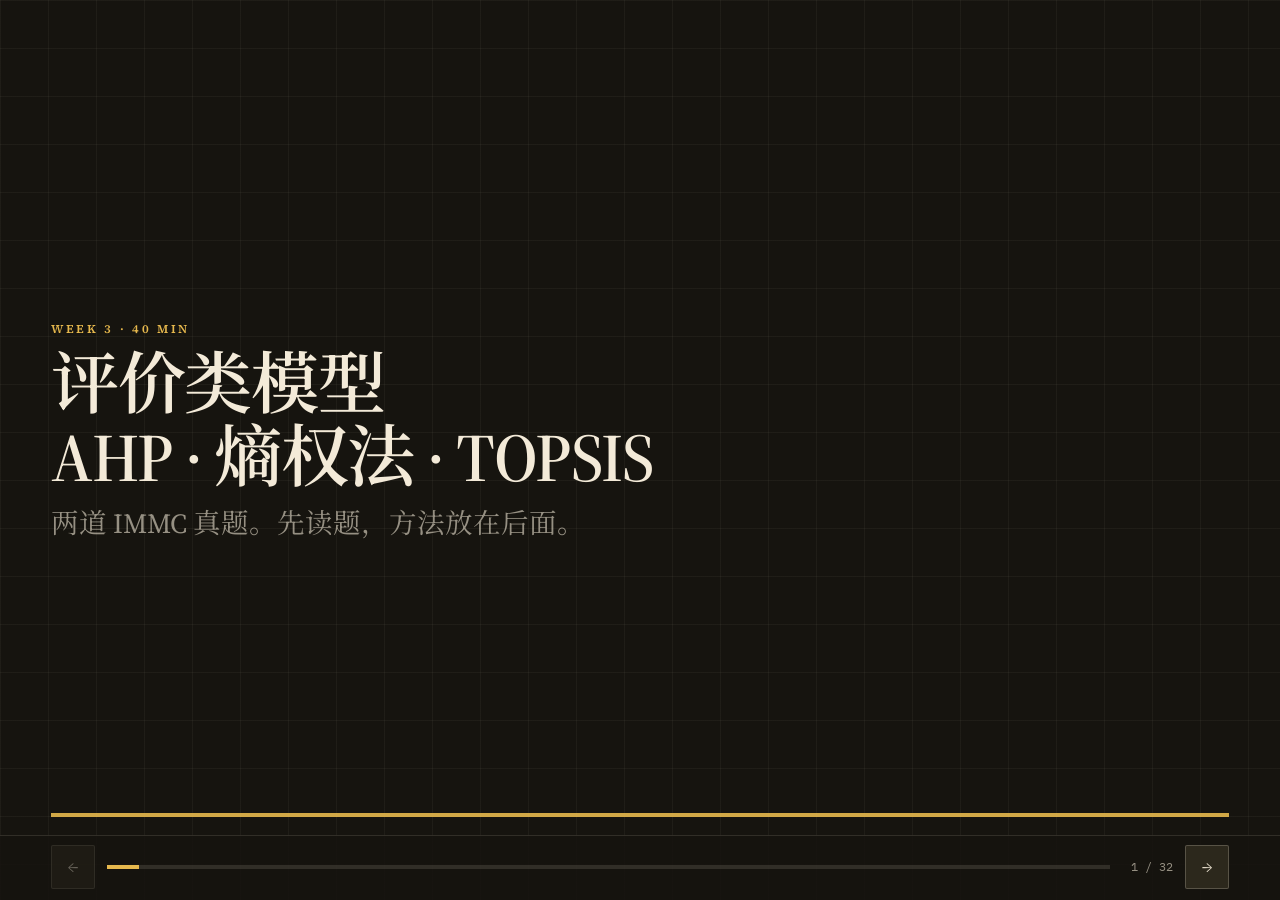
<file: slides/week3.html>
<!DOCTYPE html>
<html lang="zh-Hans">
<head>
  <meta charset="UTF-8" />
  <meta name="viewport" content="width=device-width, initial-scale=1" />
  <title>第 3 周 · 评价类模型</title>
  <link rel="preconnect" href="https://fonts.googleapis.com" />
  <link rel="preconnect" href="https://fonts.gstatic.com" crossorigin />
  <!--
    拉丁 Source Serif 4 + 中文 Noto Serif SC 成对引入。
    只引 400 / 600：中文多一档字重会拆出大量 unicode-range 分片，阻塞首屏。
    离线时回退到 Songti SC / STSong / SimSun，仍是衬线对衬线，避免 macOS 黑体割裂。
    想改无衬线：把 --font-serif 改成 "Source Sans 3", "Noto Sans SC", sans-serif 即可。
  -->
  <link href="https://fonts.googleapis.com/css2?family=IBM+Plex+Mono:wght@400;500&family=Noto+Serif+SC:wght@400;600&family=Source+Serif+4:opsz,wght@8..60,400;8..60,600&display=swap" rel="stylesheet" media="print" onload="this.media='all'" />
  <style>
    :root {
      /* 配色沿用第 1 周：暖黑板配地标黄线。 */
      --bg: #16140f;
      --surface: #211e16;
      --surface-2: #2c281c;
      --chalk: #f3ead8;
      --yellow: #e6b84d;     /* 地标黄线 / 当前环节。比安全黄暗一档，投影上不发飘 */
      --oxide: #c45c48;      /* 划掉、失效、禁写。和黄线一冷一暖里偏土的那一支 */
      --line: color-mix(in srgb, var(--chalk) 12%, transparent);
      --line-strong: color-mix(in srgb, var(--chalk) 22%, transparent);
      --mute: color-mix(in srgb, var(--chalk) 58%, transparent);
      --mute-2: color-mix(in srgb, var(--chalk) 38%, transparent);

      --font-serif: "Source Serif 4", "Noto Serif SC", "Songti SC", "STSong", "SimSun", serif;
      --font-mono: "IBM Plex Mono", "Sarasa Mono SC", ui-monospace, monospace;

      --pad: clamp(1.4rem, 4vw, 3.2rem);
      --rule: 4px;           /* 黄线厚度按地标漆，不要细成 UI hairline */
      --radius-chip: 999px;
      --radius-panel: 2px;   /* 黑板几乎直角；芯片才用胶囊。两套手法，不分主次会糊 */

      color-scheme: dark;
    }

    /*
      亮场：中午教室投影仪常把深色洗成灰雾。
      纸色沿用粉笔白，黄线改成更深的干漆黄，保证对比。
      按 L 切换。只改 token，组件不用动。
    */
    html[data-theme="paper"] {
      --bg: #efe6d4;
      --surface: #f6f0e2;
      --surface-2: #e7dcc4;
      --chalk: #1c1913;
      --yellow: #8f6910;
      --oxide: #9d3a2c;
      --line: color-mix(in srgb, var(--chalk) 14%, transparent);
      --line-strong: color-mix(in srgb, var(--chalk) 26%, transparent);
      --mute: color-mix(in srgb, var(--chalk) 62%, transparent);
      --mute-2: color-mix(in srgb, var(--chalk) 42%, transparent);
      color-scheme: light;
    }

    * { box-sizing: border-box; }
    html, body {
      margin: 0;
      height: 100%;
      background: var(--bg);
      color: var(--chalk);
      font-family: var(--font-serif);
      overflow: hidden;
    }

    /*
      浅格：演算纸。
      代价：部分老投影机会把 6% 网格扫成脏带。觉得脏就把 --grid-a 改成 0。
    */
    body {
      --grid-a: 0.045;
      background-color: var(--bg);
      background-image:
        linear-gradient(color-mix(in srgb, var(--chalk) calc(var(--grid-a) * 100%), transparent) 1px, transparent 1px),
        linear-gradient(90deg, color-mix(in srgb, var(--chalk) calc(var(--grid-a) * 100%), transparent) 1px, transparent 1px);
      background-size: 48px 48px;
    }

    .eyebrow {
      font-size: 12px;
      letter-spacing: 0.16em;
      text-transform: uppercase;
      color: var(--yellow);
      font-weight: 600;
      margin: 0 0 0.7rem;
    }
    html:lang(zh-Hans) .eyebrow { letter-spacing: 0.22em; }

    .display-1 {
      font-size: clamp(34px, 5.6vw, 68px);
      font-weight: 600;
      line-height: 1.08;
      letter-spacing: -0.02em;
      margin: 0 0 0.6rem;
    }
    .display-2 {
      font-size: clamp(24px, 3.2vw, 40px);
      font-weight: 600;
      line-height: 1.2;
      margin: 0 0 0.8rem;
    }
    .lede {
      font-size: clamp(18px, 2.15vw, 28px);
      line-height: 1.45;
      max-width: 38em;
      margin: 0;
    }
    .mute { color: var(--mute); }
    .oxide { color: var(--oxide); }
    .yellow { color: var(--yellow); }

    .mono, table, .timer, .count, kbd {
      font-family: var(--font-mono);
      font-variant-numeric: tabular-nums;
    }

    #deck {
      height: 100%;
      outline: none;
    }

    .slide {
      display: none;
      height: 100%;
      padding: var(--pad) var(--pad) 5.4rem;
      flex-direction: column;
      justify-content: center;
    }
    .slide.is-on { display: flex; }

    .slide-head {
      display: flex;
      align-items: baseline;
      justify-content: space-between;
      gap: 1rem;
      margin-bottom: 1.4rem;
    }
    .slide-head .clock {
      font-size: 12px;
      letter-spacing: 0.08em;
      color: var(--mute);
      font-family: var(--font-mono);
      flex-shrink: 0;
    }

    .prompt {
      border-left: var(--rule) solid var(--yellow);
      padding: 0.2rem 0 0.2rem 1.2rem;
    }
    .prompt p { margin: 0 0 0.85rem; }
    .prompt p:last-child { margin-bottom: 0; }

    .quote-list {
      list-style: none;
      margin: 0;
      padding: 0;
      display: grid;
      gap: 1.2rem;
    }
    .quote-list li {
      font-size: clamp(26px, 3.4vw, 42px);
      font-weight: 600;
      line-height: 1.25;
      padding-left: 1rem;
      border-left: var(--rule) solid var(--yellow);
    }

    .arrows {
      display: flex;
      flex-wrap: wrap;
      align-items: center;
      gap: 0.55rem 0.7rem;
      font-size: clamp(20px, 2.6vw, 32px);
      font-weight: 600;
    }
    .arrows span.arr { color: var(--yellow); font-weight: 400; }

    .q-list, .plain-list {
      margin: 0;
      padding-left: 1.2em;
      font-size: clamp(18px, 2.1vw, 28px);
      line-height: 1.5;
    }
    .plain-list { list-style: none; padding-left: 0; }
    .plain-list li { margin: 0.45rem 0; }

    .split {
      display: grid;
      grid-template-columns: 1fr 1fr;
      gap: clamp(1rem, 3vw, 2.4rem);
      align-items: start;
    }
    @media (max-width: 820px) {
      .split { grid-template-columns: 1fr; }
    }

    .panel {
      background: var(--surface);
      border: 1px solid var(--line);
      border-radius: var(--radius-panel);
      padding: 1rem 1.15rem 1.15rem;
    }
    .panel h3 {
      margin: 0 0 0.65rem;
      font-size: 13px;
      letter-spacing: 0.14em;
      color: var(--yellow);
      font-weight: 600;
    }
    .panel ul {
      margin: 0;
      padding-left: 1.1em;
      font-size: clamp(15px, 1.7vw, 22px);
      line-height: 1.45;
    }
    .panel.ignore h3 { color: var(--oxide); }
    .panel.ignore { opacity: 0.92; }
    .panel.hold h3 { color: var(--mute); }

    .formula {
      font-family: var(--font-mono);
      font-size: clamp(20px, 2.8vw, 36px);
      line-height: 1.45;
      background: var(--surface);
      border-top: var(--rule) solid var(--yellow);
      padding: 1rem 1.2rem;
    }
    .formula small {
      display: block;
      margin-top: 0.55rem;
      font-size: 0.55em;
      color: var(--mute);
      font-family: var(--font-serif);
    }

    table.sym {
      width: 100%;
      border-collapse: collapse;
      font-size: clamp(13px, 1.45vw, 18px);
    }
    table.sym th, table.sym td {
      text-align: left;
      padding: 0.45rem 0.55rem;
      border-bottom: 1px solid var(--line);
      vertical-align: top;
    }
    table.sym th {
      color: var(--yellow);
      font-weight: 500;
      font-size: 12px;
      letter-spacing: 0.08em;
    }

    .roles, .tools {
      display: grid;
      grid-template-columns: repeat(4, 1fr);
      gap: 0.8rem;
    }
    @media (max-width: 900px) {
      .roles, .tools { grid-template-columns: 1fr 1fr; }
    }
    .chip-card {
      background: var(--surface);
      border: 1px solid var(--line);
      padding: 1rem 1rem 1.1rem;
      min-height: 8.5rem;
    }
    .chip-card strong {
      display: block;
      font-size: clamp(20px, 2.2vw, 28px);
      margin-bottom: 0.4rem;
    }
    .chip-card p {
      margin: 0;
      color: var(--mute);
      font-size: clamp(14px, 1.5vw, 18px);
      line-height: 1.4;
    }

    .card-fields {
      display: grid;
      gap: 0.7rem;
      font-size: clamp(16px, 1.8vw, 22px);
    }
    .card-fields div {
      border-bottom: 1px solid var(--line-strong);
      padding: 0.35rem 0 0.55rem;
      color: var(--mute);
    }
    .card-fields b { color: var(--chalk); font-weight: 600; }

    .two-col-copy {
      display: grid;
      grid-template-columns: 1fr 1fr;
      gap: 1.5rem;
    }
    @media (max-width: 820px) { .two-col-copy { grid-template-columns: 1fr; } }
    .two-col-copy h2 { margin: 0 0 0.5rem; font-size: clamp(22px, 2.4vw, 32px); }
    .two-col-copy ul { margin: 0; padding-left: 1.1em; font-size: clamp(16px, 1.8vw, 22px); line-height: 1.45; }

    .big-num {
      font-family: var(--font-mono);
      font-size: clamp(40px, 8vw, 88px);
      font-weight: 500;
      letter-spacing: -0.03em;
      line-height: 1;
      margin: 0.4rem 0 0.6rem;
    }

    .timer-wrap {
      margin-top: 1.6rem;
      display: flex;
      align-items: center;
      gap: 1rem;
      flex-wrap: wrap;
      position: relative;
      z-index: 3; /* 高于左右翻页热区，避免点「开始计时」却翻页 */
    }
    .timer {
      font-size: clamp(42px, 8vw, 86px);
      letter-spacing: 0.04em;
      line-height: 1;
    }
    .timer.is-warn { color: var(--yellow); }
    .timer.is-end { color: var(--oxide); }

    button {
      font-family: var(--font-serif);
      font-size: 15px;
      color: var(--chalk);
      background: var(--surface-2);
      border: 1px solid var(--line-strong);
      padding: 0.55rem 1rem;
      min-height: 44px;
      cursor: pointer;
      border-radius: var(--radius-panel);
    }
    button:hover { border-color: var(--yellow); }
    button:focus-visible {
      outline: none;
      border-color: var(--yellow);
      box-shadow: 0 0 0 3px color-mix(in srgb, var(--yellow) 45%, transparent);
    }
    button:disabled { opacity: 0.4; cursor: not-allowed; }
    button.primary {
      background: var(--yellow);
      color: #1c1913;
      border-color: var(--yellow);
      font-weight: 600;
    }

    .dock {
      position: fixed;
      left: 0;
      right: 0;
      bottom: 0;
      display: flex;
      align-items: center;
      gap: 0.75rem;
      padding: 0.55rem var(--pad) 0.7rem;
      background: color-mix(in srgb, var(--bg) 88%, transparent);
      border-top: 1px solid var(--line);
      z-index: 5;
    }
    .dock .bar {
      flex: 1;
      height: var(--rule);
      background: var(--line);
      border-radius: 0;
      overflow: hidden;
    }
    .dock .bar > i {
      display: block;
      height: 100%;
      width: 0;
      background: var(--yellow);
    }
    .count {
      font-size: 12px;
      color: var(--mute);
      min-width: 4.2em;
      text-align: right;
    }
    .dock button { min-width: 44px; padding: 0.4rem 0.7rem; }

    .note {
      position: fixed;
      left: var(--pad);
      right: var(--pad);
      bottom: 3.4rem;
      background: var(--surface-2);
      border: 1px solid var(--line-strong);
      border-left: var(--rule) solid var(--yellow);
      padding: 0.55rem 0.9rem;
      font-size: 14px;
      line-height: 1.4;
      color: var(--mute);
      display: none;
      z-index: 4;
      max-width: 52em;
    }
    .note.is-on { display: block; }
    .note b { color: var(--yellow); font-weight: 600; margin-right: 0.4rem; }

    .help, .index {
      position: fixed;
      inset: 0;
      background: color-mix(in srgb, var(--bg) 82%, transparent);
      display: none;
      align-items: center;
      justify-content: center;
      z-index: 10;
      padding: 2rem;
    }
    .help.is-on, .index.is-on { display: flex; }
    .help-card, .index-card {
      background: var(--surface);
      border: 1px solid var(--line-strong);
      padding: 1.4rem 1.6rem;
      max-width: 36rem;
      width: min(36rem, 100%);
      max-height: 80vh;
      overflow: auto;
    }
    .index-card { max-width: 44rem; }
    .help-card h2, .index-card h2 { margin: 0 0 0.8rem; font-size: 22px; }
    .help-card dl { margin: 0; display: grid; grid-template-columns: auto 1fr; gap: 0.35rem 1rem; }
    .help-card dt kbd, kbd {
      display: inline-block;
      border: 1px solid var(--line-strong);
      padding: 0.05rem 0.4rem;
      font-size: 12px;
      background: var(--surface-2);
    }
    .help-card dd { margin: 0; color: var(--mute); }

    .index-list {
      list-style: none;
      margin: 0;
      padding: 0;
      display: grid;
      gap: 0.2rem;
    }
    .index-list button {
      width: 100%;
      text-align: left;
      background: transparent;
      border: 0;
      border-bottom: 1px solid var(--line);
      border-radius: 0;
      padding: 0.45rem 0.2rem;
      font-size: 15px;
    }
    .index-list button[aria-current="true"] { color: var(--yellow); }

    .strike { text-decoration: line-through; color: var(--mute-2); }
    .rule-bottom {
      position: absolute;
      left: var(--pad);
      right: var(--pad);
      bottom: 4.6rem;
      height: var(--rule);
      background: var(--yellow);
      pointer-events: none;
      opacity: 0.9;
    }
    .cover .rule-bottom { bottom: 5.2rem; }

    .click-zones {
      position: fixed;
      inset: 0 0 3.2rem 0;
      display: grid;
      grid-template-columns: 18% 1fr 18%;
      z-index: 2;
      pointer-events: none; /* 中间留给计时按钮；只有左右 18% 接翻页 */
    }
    .click-zones #zone-prev,
    .click-zones #zone-next {
      pointer-events: auto;
      background: transparent;
      border: 0;
      border-radius: 0;
      min-height: 0;
      opacity: 0;
    }
    .click-zones #zone-prev:focus-visible,
    .click-zones #zone-next:focus-visible {
      opacity: 1;
      background: color-mix(in srgb, var(--yellow) 8%, transparent);
    }

    @media (prefers-reduced-motion: reduce) {
      *, *::before, *::after {
        animation-duration: 0.001ms !important;
        transition-duration: 0.001ms !important;
      }
    }
  </style>
</head>
<body>
  <div class="click-zones" aria-hidden="false">
    <button type="button" id="zone-prev" aria-label="上一页"></button>
    <div aria-hidden="true"></div>
    <button type="button" id="zone-next" aria-label="下一页"></button>
  </div>

  <main id="deck" tabindex="0">
    <section class="slide cover is-on" data-t="0:00" data-note="开场先说上周拆解表：目标栏常写成话题，比如「研究医院好坏」。今天两道题，先写清最后交什么。">
      <p class="eyebrow">Week 3 · 40 min</p>
      <h1 class="display-1">评价类模型<br />AHP · 熵权法 · TOPSIS</h1>
      <p class="lede mute">两道 IMMC 真题。先读题，方法放在后面。</p>
      <div class="rule-bottom" aria-hidden="true"></div>
    </section>

    <section class="slide" data-t="0:00–0:03" data-note="读完问一句：这道题最后要交出什么？">
      <div class="slide-head">
        <p class="eyebrow">题一 · 2018 · The Best Hospital</p>
        <span class="clock">0:00–0:03</span>
      </div>
      <div class="prompt">
        <p class="lede">家附近有 4–5 家医院，怎样挑出「最好」的一家？</p>
      </div>
      <ol class="q-list" style="margin-top:1.2rem">
        <li>只用死亡率衡量医院质量</li>
        <li>加入其他因素，决定选哪家</li>
        <li>两页备忘，普通人也能用</li>
      </ol>
    </section>

    <section class="slide" data-t="0:03–0:04" data-note="第 3 问要预测 5、10、15 年后各物种的养宠情况，属于预测模型，今天不讲。">
      <div class="slide-head">
        <p class="eyebrow">题二 · 2024 · Picking the Perfect Pet</p>
        <span class="clock">0:03–0:04</span>
      </div>
      <div class="prompt">
        <p class="lede">收容所输入一户家庭的信息，判断它是否准备好养猫。</p>
      </div>
      <ol class="q-list" style="margin-top:1.2rem">
        <li>输入不超过 10 项，画出决策图</li>
        <li>合格、不合格家庭各至少 3 户</li>
        <li>估算三个国家或地区的合格户数</li>
        <li>推广到另外 4 种宠物</li>
      </ol>
    </section>

    <section class="slide" data-t="0:04–0:05" data-note="先问：两道题最后交出的东西一样吗？等学生说完再翻到这一页。">
      <div class="slide-head">
        <p class="eyebrow">两道题都要评价</p>
        <span class="clock">0:04–0:05</span>
      </div>
      <div class="split">
        <div class="panel">
          <h3>医院题</h3>
          <p class="lede">几家放在一起，排出先后，选一家</p>
        </div>
        <div class="panel hold">
          <h3>宠物题</h3>
          <p class="lede">一户一户对照标准，判断够不够格</p>
        </div>
      </div>
      <p class="lede mute" style="margin-top:1.2rem">先用医院题走一遍三个方法。</p>
    </section>

    <section class="slide" data-t="0:05–0:06" data-note="等学生说。题目原文有提示：比较病情相近的病例。">
      <p class="eyebrow">要求 1 · 死亡率</p>
      <h1 class="display-1">甲院去年死亡 30 人，<br />乙院 12 人。<br />甲院更差吗？</h1>
      <p class="lede mute">甲院收治的病人更多，病情也更重。</p>
    </section>

    <section class="slide" data-t="0:06–0:07" data-note="死亡概率由大量病例拟合的模型给出，如 logistic 回归，输入可用年龄、诊断、合并症、急诊。">
      <div class="slide-head">
        <p class="eyebrow">要求 1 · 风险调整</p>
        <span class="clock">0:06–0:07</span>
      </div>
      <div class="formula">
        SMR = O / E
        <small>O：实际死亡数。E：每位病人按病情算出的死亡概率之和。</small>
      </div>
      <div class="formula" style="margin-top:0.8rem">
        甲 30 / 36 ≈ 0.83　乙 12 / 10 = 1.20
        <small>小于 1：比同样病情的预期少。数字为课堂虚构。</small>
      </div>
    </section>

    <section class="slide" data-t="0:07–0:08" data-note="区间按泊松分布精确计算。可以合并多年数据，或把区间写进结论。">
      <div class="slide-head">
        <p class="eyebrow">SMR 的 95% 置信区间</p>
        <span class="clock">0:07–0:08</span>
      </div>
      <ul class="plain-list lede mono">
        <li>甲　0.83　区间 0.56–1.19</li>
        <li>乙　1.20　区间 0.62–2.10</li>
      </ul>
      <p class="lede" style="margin-top:1.2rem">两个区间都含 1。只凭一年的数据，分不出高下。</p>
    </section>

    <section class="slide" data-t="0:08–0:09" data-note="题目点名了医生经验和医护照看。每一项都要说得出去哪里查。">
      <div class="slide-head">
        <p class="eyebrow">要求 2 · 指标表</p>
        <span class="clock">0:08–0:09</span>
      </div>
      <table class="sym">
        <thead>
          <tr><th>指标</th><th>方向</th><th>单位</th><th>来源</th></tr>
        </thead>
        <tbody>
          <tr><td>风险调整死亡比</td><td>越小越好</td><td>无</td><td>NHS 的 SHMI 等公开数据</td></tr>
          <tr><td>医生平均执业年限</td><td>越大越好</td><td>年</td><td>医院官网</td></tr>
          <tr><td>床护比</td><td>越大越好</td><td>护士/床</td><td>医院年报</td></tr>
          <tr><td>平均入院等待</td><td>越小越好</td><td>天</td><td>医院公布、患者调查</td></tr>
        </tbody>
      </table>
    </section>

    <section class="slide" data-t="0:09–0:10" data-note="先让学生凭直觉选一家，记下全班的选择，最后和模型结果对照。">
      <div class="slide-head">
        <p class="eyebrow">课堂虚构数据 · 五家医院</p>
        <span class="clock">0:09–0:10</span>
      </div>
      <table class="sym">
        <thead>
          <tr><th>医院</th><th>SMR</th><th>年限 / 年</th><th>床护比</th><th>等待 / 天</th></tr>
        </thead>
        <tbody>
          <tr><td>A</td><td>0.95</td><td>12</td><td>0.55</td><td>3</td></tr>
          <tr><td>B</td><td>0.80</td><td>16</td><td>0.62</td><td>14</td></tr>
          <tr><td>C</td><td>1.05</td><td>20</td><td>0.48</td><td>10</td></tr>
          <tr><td>D</td><td>0.90</td><td>9</td><td>0.70</td><td>12</td></tr>
          <tr><td>E</td><td>1.15</td><td>14</td><td>0.45</td><td>8</td></tr>
        </tbody>
      </table>
    </section>

    <section class="slide" data-t="0:10–0:11" data-note="当场算 A 那一格。这种标准化只认这五家的最大值和最小值，宠物题会回到这一点。">
      <div class="slide-head">
        <p class="eyebrow">统一方向，去掉单位</p>
        <span class="clock">0:10–0:11</span>
      </div>
      <div class="formula">
        越大越好　z = (x − min) / (max − min)
      </div>
      <div class="formula" style="margin-top:0.8rem">
        越小越好　z = (max − x) / (max − min)
        <small>每列最好记 1，最差记 0。</small>
      </div>
      <p class="lede mute" style="margin-top:1.1rem">SMR 列：A 记 (1.15 − 0.95) / 0.35 ≈ 0.57</p>
    </section>

    <section class="slide" data-t="0:11–0:13" data-note="四项两两比较共 6 次。两分钟，同桌两人一起填。2、4、6、8 表示介于两档之间。">
      <div class="slide-head">
        <p class="eyebrow">AHP · 权重来自人的判断</p>
        <span class="clock">0:11–0:13</span>
      </div>
      <div class="prompt">
        <p class="lede">假设你病情较重。四项两两比较：哪项更重要，重要多少？</p>
        <p class="lede mute">1 同样重要　3 稍重要　5 明显重要　7 强烈重要　9 极端重要</p>
      </div>
      <div class="timer-wrap">
        <div class="timer" id="timer" aria-live="polite">2:00</div>
        <button type="button" class="primary" id="timer-btn">开始计时</button>
        <button type="button" id="timer-reset">重置</button>
      </div>
    </section>

    <section class="slide" data-t="0:13–0:14" data-note="和学生填的对照。不同的人会填出不同的矩阵，所以论文里要写清是谁、依据什么填的。">
      <div class="slide-head">
        <p class="eyebrow">比较矩阵 · 一种可能的填法</p>
        <span class="clock">0:13–0:14</span>
      </div>
      <table class="sym">
        <thead>
          <tr><th></th><th>死亡比</th><th>经验</th><th>床护比</th><th>等待</th></tr>
        </thead>
        <tbody>
          <tr><td>死亡比</td><td>1</td><td>3</td><td>5</td><td>7</td></tr>
          <tr><td>经验</td><td>1/3</td><td>1</td><td>2</td><td>3</td></tr>
          <tr><td>床护比</td><td>1/5</td><td>1/2</td><td>1</td><td>2</td></tr>
          <tr><td>等待</td><td>1/7</td><td>1/3</td><td>1/2</td><td>1</td></tr>
        </tbody>
      </table>
      <p class="lede mute" style="margin-top:1.1rem">a<sub>ji</sub> = 1 / a<sub>ij</sub>，对角线为 1。</p>
    </section>

    <section class="slide" data-t="0:14–0:15" data-note="第一行 1×3×5×7 = 105，四次方根约 3.20。特征向量法结果几乎一样，λmax ≈ 4.02。">
      <div class="slide-head">
        <p class="eyebrow">权重与一致性</p>
        <span class="clock">0:14–0:15</span>
      </div>
      <div class="formula">
        w<sub>i</sub> ∝ (a<sub>i1</sub> a<sub>i2</sub> ⋯ a<sub>in</sub>)<sup>1/n</sup>
        <small>每行连乘开 n 次方，再归一化。</small>
      </div>
      <div class="formula" style="margin-top:0.8rem">
        CR = CI / RI　CI = (λ<sub>max</sub> − n) / (n − 1)
        <small>n = 4 时 RI = 0.90，CR &lt; 0.1 才能用。</small>
      </div>
      <p class="lede mono" style="margin-top:1rem">w = (0.59, 0.22, 0.12, 0.07)　CR ≈ 0.01</p>
    </section>

    <section class="slide" data-t="0:15–0:16" data-note="三项循环、每次都差 3 倍：λmax = 13/3，CI = 2/3，n = 3 时 RI = 0.58。">
      <p class="eyebrow">判断互相矛盾时</p>
      <h1 class="display-2">死亡比比经验重要，经验比床护比重要，床护比又比死亡比重要。</h1>
      <p class="big-num">CR ≈ 1.15</p>
      <p class="lede oxide">回去改那几条判断。0.1 这条线不动。</p>
    </section>

    <section class="slide" data-t="0:16–0:18" data-note="ln m 里的 m 是医院个数。把它抄成指标个数，是这一课最常见的计算错误。">
      <div class="slide-head">
        <p class="eyebrow">熵权法 · 权重来自数据</p>
        <span class="clock">0:16–0:18</span>
      </div>
      <h1 class="display-2">某一项上五家得分越不均匀，权重越大。</h1>
      <div class="formula">
        p<sub>ij</sub> = z<sub>ij</sub> / Σ<sub>i</sub> z<sub>ij</sub>　e<sub>j</sub> = −(1 / ln m) Σ<sub>i</sub> p<sub>ij</sub> ln p<sub>ij</sub>
        <small>m：医院个数。w<sub>j</sub> ∝ 1 − e<sub>j</sub>，0 · ln 0 记为 0。</small>
      </div>
    </section>

    <section class="slide" data-t="0:18–0:19" data-note="问：哪一套更可信？看题目问的是谁眼里的「最好」。这道题问的是病人怎么选。">
      <div class="slide-head">
        <p class="eyebrow">两套权重</p>
        <span class="clock">0:18–0:19</span>
      </div>
      <table class="sym">
        <thead>
          <tr><th>指标</th><th>AHP</th><th>熵权</th></tr>
        </thead>
        <tbody>
          <tr><td>死亡比</td><td>0.59</td><td>0.21</td></tr>
          <tr><td>经验</td><td>0.22</td><td>0.23</td></tr>
          <tr><td>床护比</td><td>0.12</td><td>0.29</td></tr>
          <tr><td>等待</td><td>0.07</td><td>0.27</td></tr>
        </tbody>
      </table>
      <p class="lede" style="margin-top:1.1rem">病人最看重的死亡比，在熵权法里权重最低。</p>
      <p class="lede mute" style="margin-top:0.6rem">熵权只看数据差得开不开。</p>
    </section>

    <section class="slide" data-t="0:19–0:21" data-note="经典 TOPSIS 多用向量标准化，本课用极差标准化。换一种名次可能变，论文里写清用的哪种。">
      <div class="slide-head">
        <p class="eyebrow">TOPSIS · 离最好近，离最差远</p>
        <span class="clock">0:19–0:21</span>
      </div>
      <div class="formula">
        v<sub>ij</sub> = w<sub>j</sub> z<sub>ij</sub>　v<sup>+</sup> 取每列最大，v<sup>−</sup> 取每列最小
      </div>
      <div class="formula" style="margin-top:0.8rem">
        D<sub>i</sub><sup>+</sup> = √Σ<sub>j</sub>(v<sub>j</sub><sup>+</sup> − v<sub>ij</sub>)²　C<sub>i</sub> = D<sub>i</sub><sup>−</sup> / (D<sub>i</sub><sup>+</sup> + D<sub>i</sub><sup>−</sup>)
        <small>D<sup>−</sup> 同理，量到最差点。C 越大越好。</small>
      </div>
    </section>

    <section class="slide" data-t="0:21–0:22" data-note="熵权下 A 和 B 只差 0.04。差距这么小，先查数据和权重的误差，再下结论。">
      <div class="slide-head">
        <p class="eyebrow">贴近度 C 与名次</p>
        <span class="clock">0:21–0:22</span>
      </div>
      <table class="sym">
        <thead>
          <tr><th>医院</th><th>AHP 权重</th><th>名次</th><th>熵权</th><th>名次</th></tr>
        </thead>
        <tbody>
          <tr><td>A</td><td>0.53</td><td>3</td><td>0.56</td><td>1</td></tr>
          <tr><td>B</td><td>0.84</td><td>1</td><td>0.52</td><td>2</td></tr>
          <tr><td>C</td><td>0.39</td><td>4</td><td>0.43</td><td>4</td></tr>
          <tr><td>D</td><td>0.61</td><td>2</td><td>0.51</td><td>3</td></tr>
          <tr><td>E</td><td>0.15</td><td>5</td><td>0.31</td><td>5</td></tr>
        </tbody>
      </table>
      <p class="lede" style="margin-top:1.1rem">换一套权重，第一名从 B 换成了 A。</p>
    </section>

    <section class="slide" data-t="0:22–0:23" data-note="做法：其余三项保持 AHP 比例，死亡比权重从 0 扫到 1。低于 0.19 时第一名是 C。">
      <div class="slide-head">
        <p class="eyebrow">排名之后</p>
        <span class="clock">0:22–0:23</span>
      </div>
      <ol class="q-list">
        <li>B 赢在死亡比，离满分最远的是医生经验。</li>
        <li>其余三项比例不变时，死亡比权重 ≥ 0.19，第一名都是 B。</li>
        <li>论文里放：权重表、名次表、一段解释。</li>
      </ol>
    </section>

    <section class="slide" data-t="0:23–0:24" data-note="加入或删掉一家医院，其余几家的先后也可能改变，这叫排序逆转。AHP 和 TOPSIS 都会出现。">
      <div class="slide-head">
        <p class="eyebrow">从约 50 家里挑，模型要改什么</p>
        <span class="clock">0:23–0:24</span>
      </div>
      <ul class="plain-list lede">
        <li>先排除：没有对应专科、SMR 区间整个高于 1</li>
        <li>愿意远行：重新比较各项轻重</li>
        <li>家数变了，最大、最小值跟着变，名次要重算</li>
      </ul>
    </section>

    <section class="slide" data-t="0:24–0:25" data-note="备忘的读者不会算 CR。给他一张表和一个算好的例子，他能照着自己算一遍。">
      <div class="slide-head">
        <p class="eyebrow">要求 3 · 给普通人的两页备忘</p>
        <span class="clock">0:24–0:25</span>
      </div>
      <div class="split">
        <div class="panel">
          <h3>放进去</h3>
          <ul>
            <li>每家医院四项的得分表</li>
            <li>读者把 10 分分给四项</li>
            <li>一个算好的例子</li>
          </ul>
        </div>
        <div class="panel ignore">
          <h3>别放</h3>
          <ul>
            <li>比较矩阵和 CR</li>
            <li>熵、距离公式</li>
          </ul>
        </div>
      </div>
    </section>

    <section class="slide" data-t="0:25–0:26" data-note="问：医院题那一套能直接搬过来吗？先让学生说哪里不对劲。">
      <p class="eyebrow">回到题二</p>
      <h1 class="display-1">一户家庭来领养猫。<br />收容所怎样判断？</h1>
      <p class="lede mute">这里没有「五户里挑一户」。每来一户，单独判断一次。</p>
    </section>

    <section class="slide" data-t="0:26–0:27" data-note="示意权重：预算 0.3、空间 0.2、照料时间 0.3、住处允许 0.2。甲的得分依次为 1、1、0.7、0，乙为 0.5、0.5、0.8、1。">
      <div class="slide-head">
        <p class="eyebrow">直接加权求和，会出什么事 · 示意数字</p>
        <span class="clock">0:26–0:27</span>
      </div>
      <div class="split">
        <div class="panel ignore">
          <h3>甲户</h3>
          <p class="lede">预算足，房子大，房东不允许养宠物</p>
          <p class="lede mono" style="margin-top:0.6rem">总分 0.71</p>
        </div>
        <div class="panel">
          <h3>乙户</h3>
          <p class="lede">预算一般，住处允许养宠物</p>
          <p class="lede mono" style="margin-top:0.6rem">总分 0.69</p>
        </div>
      </div>
      <p class="lede oxide" style="margin-top:1.2rem">合格线定在 0.70：甲户过线，却养不了猫。</p>
    </section>

    <section class="slide" data-t="0:27–0:28" data-note="加权和允许一项的高分抵掉另一项的零分。不能被抵掉的条件，要放到打分之前单独判断。">
      <div class="slide-head">
        <p class="eyebrow">决策图：先否决，再打分</p>
        <span class="clock">0:27–0:28</span>
      </div>
      <div class="arrows">
        <span>输入 ≤ 10 项</span><span class="arr">→</span>
        <span>否决项</span><span class="arr">→</span>
        <span>打分</span><span class="arr">→</span>
        <span>合格线</span>
      </div>
      <div class="split" style="margin-top:1.4rem">
        <div class="panel ignore">
          <h3>否决项：一项不满足就不合格</h3>
          <ul>
            <li>住处禁止养宠物</li>
            <li>家人对猫严重过敏</li>
          </ul>
        </div>
        <div class="panel">
          <h3>打分项：可互相弥补</h3>
          <ul>
            <li>每天可照料的时间</li>
            <li>养猫预算</li>
            <li>居住空间</li>
          </ul>
        </div>
      </div>
    </section>

    <section class="slide" data-t="0:28–0:29" data-note="这个式子适合够了就行的项，比如预算、照料时间。越少越好的项要换一种写法。">
      <div class="slide-head">
        <p class="eyebrow">打分：对照固定标准</p>
        <span class="clock">0:28–0:29</span>
      </div>
      <div class="formula">
        z = min(1, x / x<sub>标准</sub>)
        <small>x<sub>标准</sub>：如养猫一年的平均花费，查资料并写清来源。</small>
      </div>
      <p class="lede" style="margin-top:1.2rem">标准固定，换一批家庭，同一户的结论不变。</p>
    </section>

    <section class="slide" data-t="0:29–0:30" data-note="比赛期间不能找队外的人讨论，兽医也不行。AHP 的判断依据只能来自公开资料。">
      <div class="slide-head">
        <p class="eyebrow">放进宠物题</p>
        <span class="clock">0:29–0:30</span>
      </div>
      <table class="sym">
        <thead>
          <tr><th>方法</th><th>怎么用</th><th>要注意</th></tr>
        </thead>
        <tbody>
          <tr><td>AHP</td><td>依据兽医指南等资料两两比较</td><td>写清依据，报告 CR</td></tr>
          <tr><td>熵权法</td><td>权重随样本家庭的差异变</td><td>差异大，不代表对养猫要紧</td></tr>
          <tr><td>TOPSIS</td><td>理想点取自样本</td><td>改用固定标准作理想点</td></tr>
        </tbody>
      </table>
    </section>

    <section class="slide" data-t="0:30–0:31" data-note="收入和住房条件通常正相关。两个正相关的条件同时满足的概率，大于各自概率的乘积。">
      <div class="slide-head">
        <p class="eyebrow">1b · 合格的有多少户</p>
        <span class="clock">0:30–0:31</span>
      </div>
      <h1 class="display-2">选输入时先查：有没有全国统计？</h1>
      <ul class="plain-list lede">
        <li>有逐户调查数据：逐户代入，加权推到全国</li>
        <li>只有分项统计：假设各项独立，概率相乘</li>
      </ul>
      <p class="lede mute" style="margin-top:0.9rem">预算和住房常一起好，相乘会把合格户数算少。</p>
    </section>

    <section class="slide" data-t="0:31–0:33" data-note="第 2b 问问多只宠物。一种做法是先扣掉已有宠物占用的时间和预算，再判断新的一只。">
      <div class="slide-head">
        <p class="eyebrow">第 2 问 · 每种宠物一套规则</p>
        <span class="clock">0:31–0:33</span>
      </div>
      <table class="sym">
        <thead>
          <tr><th>物种</th><th>否决项举例</th><th>较重的打分项</th></tr>
        </thead>
        <tbody>
          <tr><td>猫</td><td>家人对猫严重过敏</td><td>照料时间、预算</td></tr>
          <tr><td>狗</td><td>没人能每天遛狗</td><td>照料时间、居住空间</td></tr>
          <tr><td>另 3 种</td><td>查资料</td><td>查资料</td></tr>
        </tbody>
      </table>
      <p class="lede mute" style="margin-top:1.1rem">输入不变，变的是否决项、权重和合格线。</p>
    </section>

    <section class="slide" data-t="0:33–0:35" data-note="两道题都能对着这条线检查。第 3 问的预测，要用另一类模型。">
      <div class="slide-head">
        <p class="eyebrow">两道题走的同一条路</p>
        <span class="clock">0:33–0:35</span>
      </div>
      <div class="arrows">
        <span>评价对象</span><span class="arr">→</span>
        <span>指标</span><span class="arr">→</span>
        <span>统一方向</span><span class="arr">→</span>
        <span>权重</span><span class="arr">→</span>
        <span>合成</span><span class="arr">→</span>
        <span>决策规则</span><span class="arr">→</span>
        <span>检验</span>
      </div>
      <p class="lede mute" style="margin-top:1.4rem">每一步都要做选择。选了什么、为什么，都写进论文。</p>
    </section>

    <section class="slide" data-t="0:35–0:36" data-note="拿到新题先判断属于哪一行，再挑方法。两行都沾的题，可以先否决、再在剩下的对象里排序。">
      <div class="slide-head">
        <p class="eyebrow">看题目要什么，再选方法</p>
        <span class="clock">0:35–0:36</span>
      </div>
      <table class="sym">
        <thead>
          <tr><th>题目要的</th><th>参照</th><th>合成</th></tr>
        </thead>
        <tbody>
          <tr><td>一组里排先后</td><td>组内最大最小值</td><td>加权和或 TOPSIS</td></tr>
          <tr><td>对照标准判合格</td><td>固定标准</td><td>否决项 + 打分 + 合格线</td></tr>
        </tbody>
      </table>
      <p class="lede mute" style="margin-top:1.1rem">权重要说清来历：AHP 报 CR，熵权说明理由。</p>
    </section>

    <section class="slide" data-t="0:36–0:37" data-note="每条都在今天的两道题里出现过。让学生对照自己上周的拆解表找一找。">
      <div class="slide-head">
        <p class="eyebrow">评价题最常见的错</p>
        <span class="clock">0:36–0:37</span>
      </div>
      <ul class="plain-list lede">
        <li>越小越好的指标没换方向</li>
        <li>权重说不出来历</li>
        <li>只交名次表，没说第一名赢在哪</li>
        <li>该一票否决的条件放进了加权和</li>
        <li>CR 超过 0.1，改了那条线</li>
      </ul>
    </section>

    <section class="slide" data-t="0:37–0:40" data-note="这张表下周模拟赛用得上。9/19–9/20 周末发题讲规则，9/21–9/25 连续五天。下周没有正课和作业。">
      <div class="slide-head">
        <p class="eyebrow">本周只交这一张</p>
        <span class="clock">0:37–0:40</span>
      </div>
      <div class="card-fields">
        <div><b>题目</b>　宠物题第 1 问，只做猫</div>
        <div><b>指标</b>　最多 5 个</div>
        <div><b>每个指标写</b>　含义 / 方向 / 能查到的数据来源</div>
        <div><b>可选</b>　标出哪几项做否决项</div>
      </div>
      <p class="lede mute" style="margin-top:1.3rem">不用算权重，下次课前交。9/21–9/25 模拟赛，下周没有正课。</p>
    </section>

  </main>

  <div class="note" id="note" role="note"><b>讲者</b><span id="note-text"></span></div>

  <nav class="dock" aria-label="翻页">
    <button type="button" id="prev" aria-label="上一页">←</button>
    <div class="bar" aria-hidden="true"><i id="bar"></i></div>
    <span class="count" id="count">1 / 1</span>
    <button type="button" id="next" aria-label="下一页">→</button>
  </nav>

  <div class="help" id="help" hidden>
    <div class="help-card">
      <h2>键位</h2>
      <dl>
        <dt><kbd>→</kbd> <kbd>Space</kbd> <kbd>J</kbd></dt><dd>下一页</dd>
        <dt><kbd>←</kbd> <kbd>K</kbd> <kbd>Backspace</kbd></dt><dd>上一页</dd>
        <dt><kbd>Home</kbd> <kbd>End</kbd></dt><dd>封面 / 末页</dd>
        <dt><kbd>F</kbd></dt><dd>全屏</dd>
        <dt><kbd>L</kbd></dt><dd>黑板 / 亮场（中午投影发灰时切亮场）</dd>
        <dt><kbd>N</kbd></dt><dd>讲者提示开或关</dd>
        <dt><kbd>I</kbd></dt><dd>目录跳转</dd>
        <dt><kbd>?</kbd></dt><dd>本页说明</dd>
      </dl>
    </div>
  </div>

  <div class="index" id="index" hidden>
    <div class="index-card">
      <h2>目录</h2>
      <ol class="index-list" id="index-list"></ol>
    </div>
  </div>

  <script>
    (function () {
      const slides = Array.from(document.querySelectorAll(".slide"));
      const deck = document.getElementById("deck");
      const countEl = document.getElementById("count");
      const bar = document.getElementById("bar");
      const noteEl = document.getElementById("note");
      const noteText = document.getElementById("note-text");
      const help = document.getElementById("help");
      const indexPane = document.getElementById("index");
      const indexList = document.getElementById("index-list");
      const timerEl = document.getElementById("timer");
      const timerBtn = document.getElementById("timer-btn");
      const timerReset = document.getElementById("timer-reset");

      let i = 0;
      let notesOn = false;
      let timerId = null;
      let left = 120;

      function titleOf(slide) {
        const h = slide.querySelector("h1, h2, .display-2, .eyebrow");
        const t = slide.dataset.t || "";
        const text = (h && h.textContent || "未命名").replace(/\s+/g, " ").trim().slice(0, 36);
        return (t ? t + " · " : "") + text;
      }

      indexList.innerHTML = slides.map(function (s, idx) {
        return "<li><button type='button' data-i='" + idx + "'>" +
          String(idx + 1).padStart(2, "0") + "　" + titleOf(s) + "</button></li>";
      }).join("");

      function show(n) {
        i = Math.max(0, Math.min(slides.length - 1, n));
        slides.forEach(function (s, idx) {
          s.classList.toggle("is-on", idx === i);
        });
        countEl.textContent = (i + 1) + " / " + slides.length;
        bar.style.width = ((i + 1) / slides.length * 100) + "%";
        noteText.textContent = slides[i].dataset.note || "";
        document.getElementById("prev").disabled = i === 0;
        document.getElementById("next").disabled = i === slides.length - 1;
        indexList.querySelectorAll("button").forEach(function (b) {
          b.setAttribute("aria-current", Number(b.dataset.i) === i ? "true" : "false");
        });
        location.hash = String(i + 1);
      }

      function next() { show(i + 1); }
      function prev() { show(i - 1); }

      function toggleHelp() {
        const on = !help.classList.contains("is-on");
        help.classList.toggle("is-on", on);
        help.hidden = !on;
        indexPane.classList.remove("is-on");
        indexPane.hidden = true;
      }
      function toggleIndex() {
        const on = !indexPane.classList.contains("is-on");
        indexPane.classList.toggle("is-on", on);
        indexPane.hidden = !on;
        help.classList.remove("is-on");
        help.hidden = true;
      }
      function closeOverlays() {
        help.classList.remove("is-on");
        help.hidden = true;
        indexPane.classList.remove("is-on");
        indexPane.hidden = true;
      }

      function renderTimer() {
        const m = Math.floor(left / 60);
        const s = left % 60;
        timerEl.textContent = m + ":" + String(s).padStart(2, "0");
        timerEl.classList.toggle("is-warn", left > 0 && left <= 30);
        timerEl.classList.toggle("is-end", left === 0);
      }
      function tick() {
        if (left <= 0) {
          clearInterval(timerId);
          timerId = null;
          timerBtn.textContent = "已到时";
          return;
        }
        left -= 1;
        renderTimer();
        if (left === 30) timerBtn.textContent = "还有三十秒";
        if (left === 0) timerBtn.textContent = "停笔";
      }
      function startTimer() {
        if (timerId) return;
        if (left === 0) left = 120;
        timerBtn.textContent = "计时中";
        timerId = setInterval(tick, 1000);
      }
      function resetTimer() {
        clearInterval(timerId);
        timerId = null;
        left = 120;
        timerBtn.textContent = "开始计时";
        renderTimer();
      }

      document.getElementById("next").addEventListener("click", next);
      document.getElementById("prev").addEventListener("click", prev);
      document.getElementById("zone-next").addEventListener("click", function (e) {
        if (e.target.closest("button.primary, #timer-btn, #timer-reset, a, input, textarea")) return;
        if (help.classList.contains("is-on") || indexPane.classList.contains("is-on")) return;
        next();
      });
      document.getElementById("zone-prev").addEventListener("click", function () {
        if (help.classList.contains("is-on") || indexPane.classList.contains("is-on")) return;
        prev();
      });
      timerBtn.addEventListener("click", function (e) {
        e.stopPropagation();
        startTimer();
      });
      timerReset.addEventListener("click", function (e) {
        e.stopPropagation();
        resetTimer();
      });

      indexList.addEventListener("click", function (e) {
        const b = e.target.closest("button");
        if (!b) return;
        show(Number(b.dataset.i));
        closeOverlays();
      });
      help.addEventListener("click", function (e) {
        if (e.target === help) closeOverlays();
      });
      indexPane.addEventListener("click", function (e) {
        if (e.target === indexPane) closeOverlays();
      });

      document.addEventListener("keydown", function (e) {
        if (e.key === "?" || (e.shiftKey && e.key === "/")) { e.preventDefault(); toggleHelp(); return; }
        if (e.key === "Escape") { closeOverlays(); return; }
        if (help.classList.contains("is-on") || indexPane.classList.contains("is-on")) {
          if (e.key === "i" || e.key === "I") toggleIndex();
          return;
        }
        const tag = (e.target && e.target.tagName) || "";
        if (tag === "INPUT" || tag === "TEXTAREA" || tag === "BUTTON") {
          if (e.key === " " && tag === "BUTTON") return;
        }
        if (e.key === "ArrowRight" || e.key === " " || e.key === "j" || e.key === "J" || e.key === "PageDown") {
          e.preventDefault(); next();
        } else if (e.key === "ArrowLeft" || e.key === "k" || e.key === "K" || e.key === "Backspace" || e.key === "PageUp") {
          e.preventDefault(); prev();
        } else if (e.key === "Home") { e.preventDefault(); show(0); }
        else if (e.key === "End") { e.preventDefault(); show(slides.length - 1); }
        else if (e.key === "f" || e.key === "F") {
          if (!document.fullscreenElement) document.documentElement.requestFullscreen();
          else document.exitFullscreen();
        } else if (e.key === "l" || e.key === "L") {
          const nextTheme = document.documentElement.getAttribute("data-theme") === "paper" ? null : "paper";
          if (nextTheme) document.documentElement.setAttribute("data-theme", "paper");
          else document.documentElement.removeAttribute("data-theme");
        } else if (e.key === "n" || e.key === "N") {
          notesOn = !notesOn;
          noteEl.classList.toggle("is-on", notesOn);
        } else if (e.key === "i" || e.key === "I") {
          toggleIndex();
        }
      });

      let touchX = null;
      document.addEventListener("touchstart", function (e) {
        touchX = e.changedTouches[0].screenX;
      }, { passive: true });
      document.addEventListener("touchend", function (e) {
        if (touchX == null) return;
        const dx = e.changedTouches[0].screenX - touchX;
        touchX = null;
        if (Math.abs(dx) < 50) return;
        if (dx < 0) next();
        else prev();
      }, { passive: true });

      const fromHash = parseInt((location.hash || "").slice(1), 10);
      show(fromHash >= 1 ? fromHash - 1 : 0);
      renderTimer();
      deck.focus();
    })();
  </script>
</body>
</html>
</file>
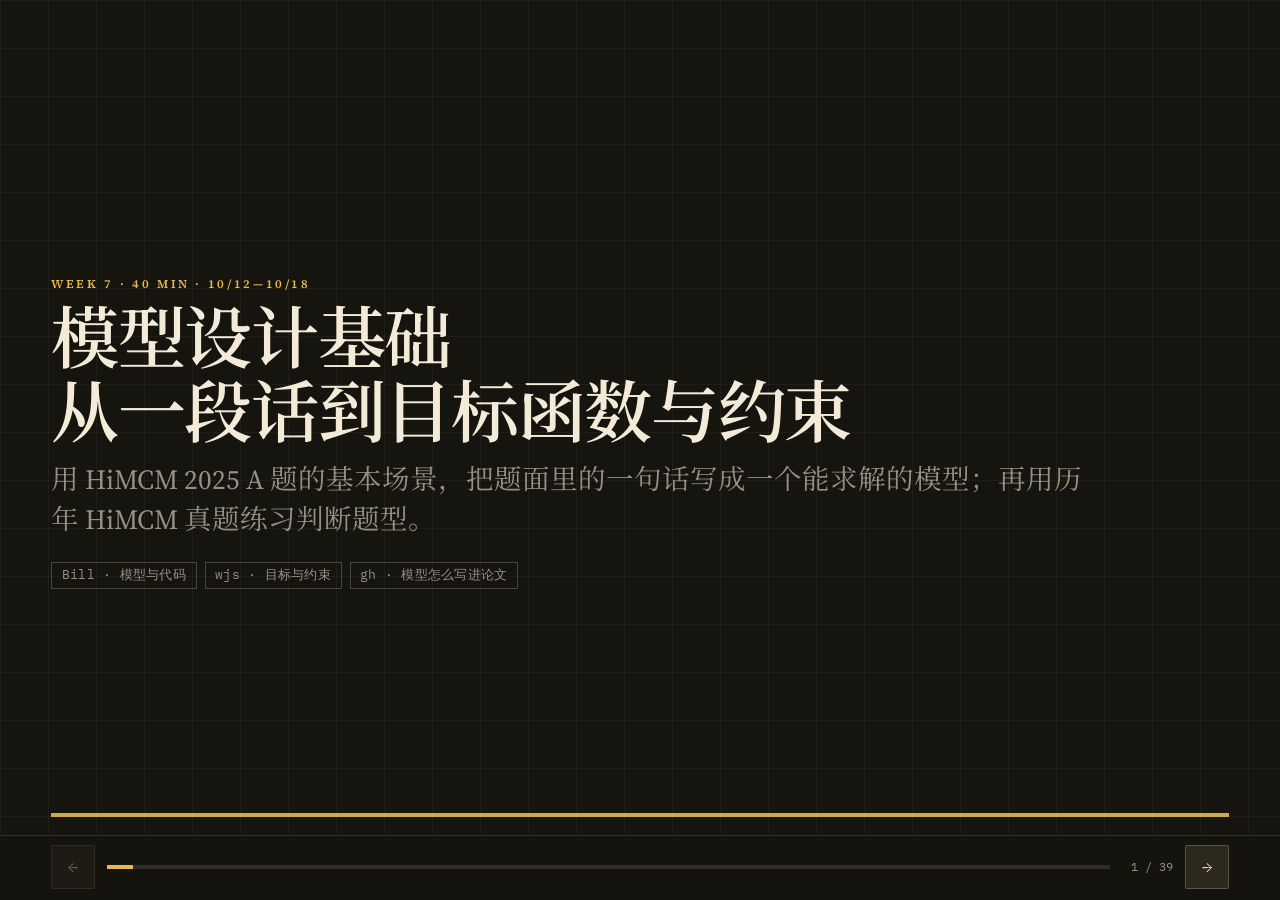
<file: slides/week7.html>
<!DOCTYPE html><html lang="zh-Hans"><head><meta charset="UTF-8"><meta name="viewport" content="width=device-width,initial-scale=1"><title>第 7 周 · 模型设计基础：目标函数、约束与题型识别</title>
<link rel="preconnect" href="https://fonts.googleapis.com"><link rel="preconnect" href="https://fonts.gstatic.com" crossorigin><link href="https://fonts.googleapis.com/css2?family=IBM+Plex+Mono:wght@400;500&family=Noto+Serif+SC:wght@400;600&family=Source+Serif+4:opsz,wght@8..60,400;8..60,600&display=swap" rel="stylesheet" media="print" onload="this.media='all'"><style>
:root{--bg:#16140f;--surface:#211e16;--surface-2:#2c281c;--chalk:#f3ead8;--yellow:#e6b84d;--oxide:#c45c48;--line:color-mix(in srgb,var(--chalk) 12%,transparent);--line-strong:color-mix(in srgb,var(--chalk) 22%,transparent);--mute:color-mix(in srgb,var(--chalk) 58%,transparent);--mute-2:color-mix(in srgb,var(--chalk) 38%,transparent);--font-serif:"Source Serif 4","Noto Serif SC","Songti SC","STSong","SimSun",serif;--font-mono:"IBM Plex Mono","Sarasa Mono SC",ui-monospace,monospace;--pad:clamp(1.4rem,4vw,3.2rem);--rule:4px;--radius-panel:2px;color-scheme:dark}
html[data-theme="paper"]{--bg:#efe6d4;--surface:#f6f0e2;--surface-2:#e7dcc4;--chalk:#1c1913;--yellow:#8f6910;--oxide:#9d3a2c;--line:color-mix(in srgb,var(--chalk) 14%,transparent);--line-strong:color-mix(in srgb,var(--chalk) 26%,transparent);--mute:color-mix(in srgb,var(--chalk) 62%,transparent);--mute-2:color-mix(in srgb,var(--chalk) 42%,transparent);color-scheme:light}
*{box-sizing:border-box}html,body{margin:0;height:100%;background:var(--bg);color:var(--chalk);font-family:var(--font-serif);overflow:hidden}body{--grid-a:.045;background-color:var(--bg);background-image:linear-gradient(color-mix(in srgb,var(--chalk) calc(var(--grid-a)*100%),transparent) 1px,transparent 1px),linear-gradient(90deg,color-mix(in srgb,var(--chalk) calc(var(--grid-a)*100%),transparent) 1px,transparent 1px);background-size:48px 48px}
.eyebrow{font-size:12px;letter-spacing:.22em;text-transform:uppercase;color:var(--yellow);font-weight:600;margin:0 0 .7rem}.display-1{font-size:clamp(34px,5.6vw,68px);font-weight:600;line-height:1.08;letter-spacing:-.02em;margin:0 0 .6rem}.display-2{font-size:clamp(24px,3.2vw,40px);font-weight:600;line-height:1.2;margin:0 0 .8rem}.lede{font-size:clamp(18px,2.15vw,28px);line-height:1.45;max-width:38em;margin:0}.mute{color:var(--mute)}.oxide{color:var(--oxide)}.yellow{color:var(--yellow)}.mono,table,.count,kbd,pre,code{font-family:var(--font-mono);font-variant-numeric:tabular-nums}
#deck{height:100%;outline:none}.slide{display:none;height:100%;padding:var(--pad) var(--pad) 5.4rem;flex-direction:column;justify-content:center}.slide.is-on{display:flex}.slide-head{display:flex;align-items:baseline;justify-content:space-between;gap:1rem;margin-bottom:1.15rem}.slide-head .clock{font-size:12px;letter-spacing:.08em;color:var(--mute);font-family:var(--font-mono);flex-shrink:0}
.prompt{border-left:var(--rule) solid var(--yellow);padding:.2rem 0 .2rem 1.2rem}.prompt p{margin:0 0 .85rem}.prompt p:last-child{margin-bottom:0}.plain-list,.q-list{margin:0;padding-left:1.2em;font-size:clamp(18px,2.1vw,28px);line-height:1.5}.plain-list{list-style:none;padding-left:0}.plain-list li{margin:.38rem 0}.split{display:grid;grid-template-columns:1fr 1fr;gap:clamp(1rem,3vw,2.4rem);align-items:center}@media(max-width:820px){.split{grid-template-columns:1fr}}
.panel{background:var(--surface);border:1px solid var(--line);border-radius:var(--radius-panel);padding:1rem 1.15rem 1.15rem}.panel h3{margin:0 0 .65rem;font-size:13px;letter-spacing:.14em;color:var(--yellow);font-weight:600}.panel ul{margin:0;padding-left:1.1em;font-size:clamp(15px,1.7vw,22px);line-height:1.45}.panel.ignore h3{color:var(--oxide)}.panel.ignore{opacity:.92}.formula{font-family:var(--font-mono);font-size:clamp(20px,2.5vw,34px);line-height:1.45;background:var(--surface);border-top:var(--rule) solid var(--yellow);padding:.9rem 1.1rem}
.roles{display:grid;grid-template-columns:repeat(4,1fr);gap:.8rem}@media(max-width:900px){.roles{grid-template-columns:1fr 1fr}}.chip-card{background:var(--surface);border:1px solid var(--line);padding:1rem 1rem 1.1rem;min-height:8rem}.chip-card strong{display:block;font-size:clamp(20px,2.2vw,28px);margin-bottom:.4rem}.chip-card p{margin:0;color:var(--mute);font-size:clamp(14px,1.5vw,18px);line-height:1.4}
.arrows{display:flex;flex-wrap:wrap;align-items:center;gap:.55rem .7rem;font-size:clamp(18px,2.2vw,30px);font-weight:600}.arrows span.arr{color:var(--yellow);font-weight:400}.two-col-copy{display:grid;grid-template-columns:1fr 1fr;gap:1.5rem}.two-col-copy h2{margin:0 0 .5rem;font-size:clamp(22px,2.4vw,32px)}.two-col-copy p{font-size:clamp(16px,1.8vw,22px);line-height:1.45;color:var(--mute);margin:0}.bottom-call{margin-top:1.1rem;border-top:1px solid var(--line-strong);padding-top:.8rem;font-size:clamp(18px,2vw,26px);line-height:1.45}
table.sym{width:100%;border-collapse:collapse;font-size:clamp(13px,1.4vw,18px)}table.sym th,table.sym td{text-align:left;padding:.42rem .52rem;border-bottom:1px solid var(--line);vertical-align:top}table.sym th{color:var(--yellow);font-weight:500;font-size:12px;letter-spacing:.08em}.card-fields{display:grid;gap:.7rem;font-size:clamp(16px,1.8vw,22px)}.card-fields div{border-bottom:1px solid var(--line-strong);padding:.35rem 0 .55rem;color:var(--mute)}.card-fields b{color:var(--chalk);font-weight:600}
.chart{width:100%;max-height:52vh;object-fit:contain;border:1px solid var(--line)}.caption{font-size:clamp(11px,1.15vw,15px);line-height:1.4;color:var(--mute);margin:.35rem 0 0}.codebox,.folder{background:#12100c;border:1px solid var(--line-strong);border-left:var(--rule) solid var(--yellow);padding:.8rem 1rem;overflow:hidden}.codebox pre,.folder pre{margin:0;white-space:pre-wrap;font-size:clamp(12px,1.25vw,18px);line-height:1.5;color:var(--chalk)}.derive{border-top:1px solid var(--line)}.derive>div{display:grid;grid-template-columns:6% 47% 1fr;gap:2%;align-items:center;padding:.9rem 0;border-bottom:1px solid var(--line)}.derive span{font-family:var(--font-mono);color:var(--yellow)}.formula-line{font-family:var(--font-mono);font-size:clamp(17px,2vw,28px)}.derive p{margin:0;color:var(--mute);font-size:clamp(14px,1.4vw,20px)}
.dock{position:fixed;left:0;right:0;bottom:0;display:flex;align-items:center;gap:.75rem;padding:.55rem var(--pad) .7rem;background:color-mix(in srgb,var(--bg) 88%,transparent);border-top:1px solid var(--line);z-index:5}.dock .bar{flex:1;height:var(--rule);background:var(--line);overflow:hidden}.dock .bar>i{display:block;height:100%;width:0;background:var(--yellow)}.count{font-size:12px;color:var(--mute);min-width:4.2em;text-align:right}.dock button{min-width:44px;padding:.4rem .7rem}button{font-family:var(--font-serif);font-size:15px;color:var(--chalk);background:var(--surface-2);border:1px solid var(--line-strong);padding:.55rem 1rem;min-height:44px;cursor:pointer;border-radius:var(--radius-panel)}button:hover{border-color:var(--yellow)}button:disabled{opacity:.4;cursor:not-allowed}
.note{position:fixed;left:var(--pad);right:var(--pad);bottom:3.4rem;background:var(--surface-2);border:1px solid var(--line-strong);border-left:var(--rule) solid var(--yellow);padding:.55rem .9rem;font-size:14px;line-height:1.4;color:var(--mute);display:none;z-index:4;max-width:62em}.note.is-on{display:block}.note b{color:var(--yellow);font-weight:600;margin-right:.4rem}.help,.index{position:fixed;inset:0;background:color-mix(in srgb,var(--bg) 82%,transparent);display:none;align-items:center;justify-content:center;z-index:10;padding:2rem}.help.is-on,.index.is-on{display:flex}.help-card,.index-card{background:var(--surface);border:1px solid var(--line-strong);padding:1.4rem 1.6rem;max-width:44rem;width:min(44rem,100%);max-height:80vh;overflow:auto}.help-card h2,.index-card h2{margin:0 0 .8rem;font-size:22px}.help-card dl{margin:0;display:grid;grid-template-columns:auto 1fr;gap:.35rem 1rem}.help-card dd{margin:0;color:var(--mute)}kbd{display:inline-block;border:1px solid var(--line-strong);padding:.05rem .4rem;font-size:12px;background:var(--surface-2)}.index-list{list-style:none;margin:0;padding:0;display:grid;gap:.2rem}.index-list button{width:100%;text-align:left;background:transparent;border:0;border-bottom:1px solid var(--line);border-radius:0;padding:.45rem .2rem;font-size:15px}.index-list button[aria-current="true"]{color:var(--yellow)}
.click-zones{position:fixed;inset:0 0 3.2rem 0;display:grid;grid-template-columns:18% 1fr 18%;z-index:2;pointer-events:none}.click-zones #zone-prev,.click-zones #zone-next{pointer-events:auto;background:transparent;border:0;border-radius:0;min-height:0;opacity:0}.click-zones #zone-prev:focus-visible,.click-zones #zone-next:focus-visible{opacity:1;background:color-mix(in srgb,var(--yellow) 8%,transparent)}
.rule-bottom{position:absolute;left:var(--pad);right:var(--pad);bottom:4.6rem;height:var(--rule);background:var(--yellow);pointer-events:none;opacity:.9}.cover .rule-bottom{bottom:5.2rem}
@media(prefers-reduced-motion:reduce){*,*::before,*::after{animation-duration:.001ms!important;transition-duration:.001ms!important}}

.stats{display:grid;grid-template-columns:repeat(3,1fr);gap:.9rem}@media(max-width:900px){.stats{grid-template-columns:1fr}}
.stat strong{font-family:var(--font-mono);font-size:clamp(30px,4.2vw,58px);color:var(--yellow);line-height:1.05;margin-bottom:.6rem}
.stat p{font-size:clamp(15px,1.6vw,21px);line-height:1.45}
.tag-row{display:flex;flex-wrap:wrap;gap:.5rem;margin-top:1.1rem}.tag-row span{font-family:var(--font-mono);font-size:13px;letter-spacing:.02em;border:1px solid var(--line-strong);padding:.22rem .6rem;color:var(--mute)}
.cover .tag-row{margin-top:1.4rem}
.formula.sm{font-size:clamp(15px,1.7vw,24px)}
table.num td:not(:first-child){font-variant-numeric:tabular-nums}

.choices{display:grid;grid-template-columns:repeat(4,1fr);gap:1.1rem;margin-top:1.3rem}@media(max-width:900px){.choices{grid-template-columns:1fr 1fr}}
.choice{border-top:var(--rule) solid var(--line-strong);padding:.8rem .1rem 0;transition:border-color .32s ease}
.choice b{display:block;font-family:var(--font-mono);font-size:clamp(17px,2vw,26px);color:var(--mute);margin-bottom:.4rem;transition:color .32s ease}
.choice p{margin:0;font-size:clamp(16px,1.8vw,24px);line-height:1.42}
.choice .fx{display:block;margin-top:.6rem;font-family:var(--font-mono);font-size:clamp(15px,1.7vw,22px);color:var(--mute)}
.choice .ans{display:block;margin-top:.7rem;font-size:clamp(18px,2.1vw,28px);color:var(--yellow);font-weight:600}
.choice.is-marked{border-top-color:var(--yellow)}.choice.is-marked b{color:var(--yellow)}
.tri{display:grid;grid-template-columns:repeat(3,1fr);gap:clamp(.8rem,2vw,1.6rem);align-items:stretch}@media(max-width:900px){.tri{grid-template-columns:1fr}}
.quote{font-size:clamp(22px,2.8vw,38px);line-height:1.35;margin:0 0 .6rem;font-style:italic}
.src{font-family:var(--font-mono);font-size:clamp(11px,1.1vw,14px);color:var(--mute);margin:.8rem 0 0;letter-spacing:.01em}
.out{font-family:var(--font-mono);color:var(--yellow)}
.recap{display:grid;grid-template-columns:minmax(8em,28%) 1fr;gap:0 1.6rem;margin:0;font-size:clamp(18px,2.1vw,28px);line-height:1.45}
.recap dt{color:var(--yellow);font-weight:600;border-top:1px solid var(--line);padding:.6rem 0}
.recap dd{margin:0;border-top:1px solid var(--line);padding:.6rem 0}
table.sym td.fx{font-family:var(--font-mono)}
.stat strong .unit{font-size:.55em}
table.sym td.nw,table.sym th.nw{white-space:nowrap}
.formula table.model{border-collapse:collapse;width:auto}.formula table.model td{padding:.06rem 1.1rem .06rem 0;border:0;white-space:nowrap;vertical-align:baseline}.formula table.model td:last-child{color:var(--mute);padding-left:1.6rem}
sub{font-size:.7em;line-height:0;vertical-align:-.25em}
[data-step]{opacity:0;transform:translateY(16px);transition:opacity .32s ease,transform .32s ease}
[data-step].is-shown{opacity:1;transform:none}
.is-struck{text-decoration:line-through;text-decoration-color:var(--oxide);color:var(--mute-2)}
@media(prefers-reduced-motion:reduce){[data-step]{transform:none}}
</style></head><body>
<div class="click-zones"><button id="zone-prev" aria-label="上一页"></button><div></div><button id="zone-next" aria-label="下一页"></button></div>
<main id="deck" tabindex="0"><section class="slide cover" data-t="0:00" data-note="Bill 开场。本讲用 HiMCM 2025 A 第 2 问的基本场景，从题面一路写到求解结果；后半段用历年 HiMCM 真题练习判题型。wjs 讲目标与约束，gh 讲模型怎么写进论文。">
      <p class="eyebrow">Week 7 · 40 min · 10/12—10/18</p>
      <h1 class="display-1">模型设计基础<br />从一段话到目标函数与约束</h1>
      <p class="lede mute">用 HiMCM 2025 A 题的基本场景，把题面里的一句话写成一个能求解的模型；再用历年 HiMCM 真题练习判断题型。</p>
      <div class="tag-row"><span>Bill · 模型与代码</span><span>wjs · 目标与约束</span><span>gh · 模型怎么写进论文</span></div>
      <div class="rule-bottom" aria-hidden="true"></div>
    </section><section class="slide" data-t="0:00–0:01" data-note="Bill：先念原文，再问全场：这句话里哪一部分能算出一个数？时间能算，安全与效率还不是数。本节课的任务就是把它写成能求解的形式。">
      <div class="slide-head"><p class="eyebrow">BILL · HIMCM 2025 A · 现象</p><span class="clock">0:00–0:01</span></div>
      <h1 class="display-2">HiMCM 2025 A 的目标句，还交不给求解器</h1>
      <div class="prompt"><p class="quote">“…all rooms are cleared in the shortest possible time…”</p><p class="lede mute">题面接着要求：同时优先保障楼内人员的安全，兼顾消防员的效率。</p></div>
      <div class="split" style="margin-top:1.2rem"><div class="panel"><h3>已经能写成一个数的</h3><p class="lede">清场用时，单位是秒</p></div><div class="panel ignore"><h3>还写不成一个数的</h3><p class="lede">「人员安全」「消防员效率」：各指什么，怎么度量，题面没有说</p></div></div>
      <div class="bottom-call">本节课的任务：把这句话写成「min 什么，s.t. 哪几条」。</div>
      <p class="src">COMAP, 2025 HiMCM Problem A: Emergency Evacuation Sweeps，背景段</p>
    </section><section class="slide" data-t="0:01–0:02" data-note="Bill：预测题，本页不揭晓。请每人举手押一个选项，记住自己选的。第 12 页 wjs 复制同一题揭晓。">
      <div class="slide-head"><p class="eyebrow">BILL · 预测题</p><span class="clock">0:01–0:02</span></div>
      <h1 class="display-2">预测题：清场时间 T 应该怎样定义？</h1>
      <p class="lede mute">两名消防员分头清查六间办公室。记第 k 人查完自己负责的全部房间的时刻为 T<sub>k</sub>。</p>
      <div class="choices"><div class="choice"><b>A</b><p>两人用时之和</p></div><div class="choice"><b>B</b><p>两人用时的平均</p></div><div class="choice"><b>C</b><p>两人中较晚完成者的用时</p></div><div class="choice"><b>D</b><p>第一间房确认清空的时刻</p></div></div>
    </section><section class="slide" data-t="0:02–0:03" data-note="Bill：第 6 周找资料卡，找的就是这类数。三张卡各念一句来源。区间怎么用（单参数扫描、蒙特卡洛）是第 9 周。">
      <div class="slide-head"><p class="eyebrow">BILL · 第 6 周 → 第 7 周</p><span class="clock">0:02–0:03</span></div>
      <h1 class="display-2">上周找的参数，这周要写进式子</h1>
      <div class="stats"><div class="chip-card stat"><strong>19—135 <span class="unit">s</span></strong><p>每间房的检查用时 c。训练场实验里，平均每间用时随熟练程度从 135 s 降到 19 s。</p></div><div class="chip-card stat"><strong>0.5—1.32 <span class="unit">m/s</span></strong><p>走廊行进速度 v。文献综述：爬行 0.5—0.87 m/s，疏散时步行约 1.32 m/s。</p></div><div class="chip-card stat"><strong>3 <span class="unit">间</span></strong><p>同一实验里，多数人查完第三间之后开始迷失方向。</p></div></div>
      <div class="bottom-call">参数要有出处，取值要有区间；区间怎么用，是第 9 周的内容。</div>
      <p class="src">Hsiao 等，Fire Technology 52 (2016) 273–279 · Yan 等，Sensors 24 (2024) 1378</p>
    </section><section class="slide" data-t="0:03–0:04" data-note="Bill：本周的目标只有一句。考点编号对应课程大纲第四章的考点地图。速查表课末发。">
      <div class="slide-head"><p class="eyebrow">BILL · 本周目标</p><span class="clock">0:03–0:04</span></div>
      <h1 class="display-2">本周目标：给一段题面，写出 min 什么、s.t. 哪几条</h1>
      <div class="arrows"><span>题面</span><span class="arr">→</span><span>判类型</span><span class="arr">→</span><span>变量</span><span class="arr">→</span><span>目标</span><span class="arr">→</span><span>约束</span><span class="arr">→</span><span>求解</span><span class="arr">→</span><span>翻译回现实</span></div>
      <div class="tag-row" style="margin-top:1.6rem"><span>A · O1 目标、约束、决策变量</span><span>A · O2 线性规划求解（入门）</span><span>A · P2 假设与理由</span><span>A · P4 模型的写法</span><span>课末发：题型识别速查表</span></div>
      <div class="bottom-call">今天的例题全部来自 HiMCM 2025 A 第 2、3 问；判题型用 2022—2025 年的 HiMCM 真题。</div>
    </section><section class="slide" data-t="0:04–0:05" data-note="Bill：把五段的时间和讲者说清楚，也说清本周不讲的四块在哪一周。">
      <div class="slide-head"><p class="eyebrow">BILL · 今天的安排</p><span class="clock">0:04–0:05</span></div>
      <h1 class="display-2">40 分钟，三个人，五段</h1>
      <table class="sym"><thead><tr><th>时间</th><th>讲者</th><th>内容</th></tr></thead><tbody>
<tr><td>0:05—0:10</td><td>Bill</td><td>模型的三个部件、三种量、判类型、基本场景与假设</td></tr>
<tr><td>0:10—0:20</td><td>wjs</td><td>目标的定义与线性化、多目标、约束的四个来源、0-1 与大 M、不可行</td></tr>
<tr><td>0:20—0:27</td><td>Bill</td><td>PuLP 求解、两次改坏模型、人数与灵敏度</td></tr>
<tr><td>0:27—0:31</td><td>gh</td><td>假设、模型一节的写法、优缺点、写进信</td></tr>
<tr><td>0:31—0:40</td><td>Bill</td><td>真题判题型、速查表、本周产出</td></tr>
</tbody></table>
      <div class="bottom-call">本周不讲：整数规划与启发式的系统方法（第 16 周），灵敏度与蒙特卡洛（第 9 周），图上的路径问题（第 18 周），LaTeX（第 8 周）。</div>
    </section><section class="slide" data-t="0:05–0:06" data-note="Bill：三个部件。决策变量与状态变量的区别下一页用表落实。">
      <div class="slide-head"><p class="eyebrow">BILL · ABSTRACTION</p><span class="clock">0:05–0:06</span></div>
      <h1 class="display-2">能算的模型由三部分组成：变量、关系、目标</h1>
      <div class="tri"><div class="panel"><h3>变量</h3><p class="lede">决策变量：你能选的，例如谁查哪一间。</p><p class="lede mute" style="margin-top:.6rem">状态变量：由模型算出来的，例如每人完成的时刻。</p></div><div class="panel"><h3>关系</h3><p class="lede">约束：变量之间的等式、不等式与逻辑条件。</p></div><div class="panel"><h3>目标</h3><p class="lede">要最小化或最大化的量；也可以只要求找到一个满足全部约束的解。</p></div></div>
      <div class="bottom-call">三样里缺一样，模型就给不出一个确定的结果。</div>
    </section><section class="slide" data-t="0:06–0:07" data-note="Bill：逐行把题面的话翻成符号。最后一行来自第 4 页的文献，不是题面原有的条件，所以单独标出来。">
      <div class="slide-head"><p class="eyebrow">BILL · THREE MOVES</p><span class="clock">0:06–0:07</span></div>
      <h1 class="display-2">抽象的三个动作：名词变符号，「应该」变目标，「不能」变约束</h1>
      <table class="sym"><thead><tr><th>题面或资料里的话</th><th>动作</th><th>写成</th></tr></thead><tbody>
<tr><td>六间办公室</td><td>名词 → 符号</td><td class="fx">i ∈ R = {N1, S1, N2, S2, N3, S3}</td></tr>
<tr><td>两名消防员</td><td>名词 → 符号</td><td class="fx">k ∈ K = {A, B}</td></tr>
<tr><td>所有房间都要确认清空</td><td>「不能」→ 约束</td><td class="fx">Σ<sub>k</sub> x<sub>ik</sub> ≥ 1，∀i</td></tr>
<tr><td>时间尽可能短</td><td>「应该」→ 目标</td><td class="fx">min T</td></tr>
<tr><td>每人最多连续查三间（文献）</td><td>「不能」→ 约束</td><td class="fx">Σ<sub>i</sub> x<sub>ik</sub> ≤ 3，∀k</td></tr>
</tbody></table>
      <p class="lede mute" style="margin-top:1rem">x<sub>ik</sub> = 1 表示第 k 名消防员负责检查第 i 间，x<sub>ik</sub> = 0 表示不负责。</p>
    </section><section class="slide" data-t="0:07–0:08" data-note="Bill：这一步分错，后面全错。顺带指出 c 本身还缺一个子模型（房间大小、烟雾、人员类型），这里先取常数，作为假设写下来。">
      <div class="slide-head"><p class="eyebrow">BILL · PARAMETERS · DECISIONS · STATES</p><span class="clock">0:07–0:08</span></div>
      <h1 class="display-2">先分清三种量：给定的参数、能选的决策变量、算出来的状态</h1>
      <table class="sym"><thead><tr><th>量</th><th>符号</th><th>单位</th><th>类别</th></tr></thead><tbody>
<tr><td>门在走廊上的位置</td><td class="fx">p<sub>i</sub></td><td>m</td><td>参数</td></tr>
<tr><td>入口位置（西门 0，东门 18）</td><td class="fx">e<sub>k</sub></td><td>m</td><td>参数（第 17 页改为决策）</td></tr>
<tr><td>每间检查用时</td><td class="fx">c</td><td>s / 间</td><td>参数</td></tr>
<tr><td>走廊行进速度</td><td class="fx">v</td><td>m/s</td><td>参数</td></tr>
<tr><td>第 k 人是否检查第 i 间</td><td class="fx">x<sub>ik</sub></td><td>0 或 1</td><td class="yellow">决策变量</td></tr>
<tr><td>第 k 人走到的最远距离</td><td class="fx">D<sub>k</sub></td><td>m</td><td>状态变量</td></tr>
<tr><td>第 k 人完成的时刻</td><td class="fx">T<sub>k</sub></td><td>s</td><td>状态变量</td></tr>
<tr><td>清场完成的时刻</td><td class="fx">T</td><td>s</td><td>状态变量，也是目标</td></tr>
</tbody></table>
      <div class="bottom-call">把参数当成决策变量，求解器会给出「应该有 3.4 个人」这样的答案。</div>
    </section><section class="slide" data-t="0:08–0:09" data-note="Bill：先判类型。第 3 问的三个要求逐条念出来，三条都在问怎么安排最好。第 2 问的动词是 simulate。完整速查表在 0:31。">
      <div class="slide-head"><p class="eyebrow">BILL · PROBLEM TYPE</p><span class="clock">0:08–0:09</span></div>
      <h1 class="display-2">第 3 问要的三样东西，都在问「怎么安排最好」</h1>
      <div class="split"><div class="panel"><h3>第 3 问要求给出</h3><div class="card-fields"><div><b>检查顺序</b>　或清查路径</div><div><b>人数与起点</b>　最优的消防员人数与入口</div><div><b>最短时间</b>　清查整栋楼的最短用时</div></div><p class="lede yellow" style="margin-top:.9rem">优化：在楼层平面图上安排，属于网络类</p></div><div class="panel"><h3>第 2 问的动词是 simulate</h3><p class="lede">模拟两名消防员怎样清查、一共需要多长时间：这一问按仿真来做。</p><p class="lede mute" style="margin-top:.8rem">同一道题，每一问各判一次类型。</p></div></div>
      <div class="bottom-call">完整的题型速查表在 0:31。</div>
    </section><section class="slide" data-t="0:09–0:10" data-note="Bill：题图只有布局没有尺寸，所以每个数都是假设，都要写理由。A2、A3 的区间来自第 4 页的两篇文献。讲完交给 wjs：目标怎么写。">
      <div class="slide-head"><p class="eyebrow">BILL · BASIC SCENARIO · ASSUMPTIONS</p><span class="clock">0:09–0:10</span></div>
      <h1 class="display-2">题图没有尺寸：每个数都是假设，都要写理由</h1>
      <div class="split"><div><img class="chart" src="[data-uri]" alt="基本场景平面图：走廊长 18 米，三对办公室的门分别在 3、9、15 米处，东西两端各一个出口"><p class="caption">按题图 1 的布局重绘；尺寸是本课的假设。</p></div><div><table class="sym"><thead><tr><th>假设</th><th>取值与理由</th></tr></thead><tbody>
<tr><td class="nw">A1 尺寸</td><td>门在 3、9、15 m，走廊长 18 m；题图三间并排、大小相近</td></tr>
<tr><td class="nw">A2 用时</td><td>c = 60 s，落在文献区间 19—135 s 内</td></tr>
<tr><td class="nw">A3 速度</td><td>v = 1.0 m/s，落在文献区间 0.5—1.32 m/s 内</td></tr>
<tr><td class="nw">A4 完成</td><td>最后一间确认即清场完成；题面目标是所有房间清空</td></tr>
</tbody></table><p class="src">题图：COMAP, 2025 HiMCM Problem A, Figure 1</p></div></div>
    </section><section class="slide" data-t="0:10–0:11" data-note="wjs 接手。复制第 3 页的预测题，先让大家对照自己押的选项，再按一下亮出 C。三种写法是三个不同的模型，最优分工也不同，下一页给实算对比。">
      <div class="slide-head"><p class="eyebrow">WJS · 预测题揭晓</p><span class="clock">0:10–0:11</span></div>
      <h1 class="display-2">预测题：清场时间 T 应该怎样定义？</h1>
      <div class="choices"><div class="choice"><b>A</b><p>两人用时之和</p><span class="fx">Σ<sub>k</sub> T<sub>k</sub></span></div><div class="choice"><b>B</b><p>两人用时的平均</p><span class="fx">(1/|K|) Σ<sub>k</sub> T<sub>k</sub></span></div><div class="choice" data-mark="1"><b>C</b><p>两人中较晚完成者的用时</p><span class="fx">max<sub>k</sub> T<sub>k</sub></span></div><div class="choice"><b>D</b><p>第一间房确认清空的时刻</p><span class="fx">最早的一次确认</span></div></div>
      <div class="bottom-call" data-step="1">最后一间房确认之前，清场没有完成：取 max<sub>k</sub> T<sub>k</sub>。三种写法对应三个不同的模型。</div>
    </section><section class="slide" data-t="0:11–0:12" data-note="wjs：两行都是实算结果。总用时只少 6 s，最后一间却晚确认 60 s。minimax 关心最晚完成的那个人。">
      <div class="slide-head"><p class="eyebrow">WJS · MINIMAX VS SUM</p><span class="clock">0:11–0:12</span></div>
      <h1 class="display-2">用总用时做目标，最优分工变成 2 间对 4 间，清场晚 60 s</h1>
      <table class="sym num"><thead><tr><th>目标</th><th>分工（西门 / 东门）</th><th>两人用时之和</th><th>清场完成时刻</th></tr></thead><tbody>
<tr><td class="fx">min max<sub>k</sub> T<sub>k</sub></td><td>3 间 / 3 间</td><td>378 s</td><td class="yellow">189 s</td></tr>
<tr><td class="fx">min Σ<sub>k</sub> T<sub>k</sub></td><td>2 间 / 4 间</td><td>372 s</td><td class="oxide">249 s</td></tr>
</tbody></table>
      <p class="lede" style="margin-top:1.1rem">按总用时优化，两人用时合计只少 6 s；代价是最后一间房晚确认 60 s。</p>
      <div class="bottom-call">让最差的那个尽量好（minimax），与让平均尽量好，是两个不同的优化问题；题目要的是哪一个，要从目标句里读出来。</div>
    </section><section class="slide" data-t="0:12–0:13" data-note="wjs：max 本身不是线性的。最小化时 T 会被压到最大的 Tk 上，所以写成 T ≥ Tk。同一技巧用两次：第二次用在最远距离 Dk 上。dik = |pi − ek|。最后核单位。">
      <div class="slide-head"><p class="eyebrow">WJS · LINEARIZATION</p><span class="clock">0:12–0:13</span></div>
      <h1 class="display-2">max 不是线性的，换成一组不等式就是</h1>
      <div class="derive"><div><span>01</span><div class="formula-line">min max<sub>k</sub> T<sub>k</sub></div><p>题意：最晚完成者尽量早</p></div><div><span>02</span><div class="formula-line">min T　s.t.　T ≥ T<sub>k</sub>，∀k</div><p>最小化时 T 落在最大的 T<sub>k</sub> 上</p></div><div><span>03</span><div class="formula-line">T<sub>k</sub> = D<sub>k</sub> / v + c · Σ<sub>i</sub> x<sub>ik</sub></div><p>走路时间加检查时间</p></div><div><span>04</span><div class="formula-line">D<sub>k</sub> ≥ d<sub>ik</sub> · x<sub>ik</sub>，∀i, k</div><p>同一技巧：最远距离</p></div></div>
      <div class="bottom-call">单位核对：m ÷ (m/s) = s，(s/间) × 间 = s，两项都是秒，可以相加。</div>
    </section><section class="slide" data-t="0:13–0:15" data-note="wjs：题面有三个愿望。加权和要先归一化，权重 α 要做灵敏度；主目标加约束最容易解释，推荐首选；帕累托前沿交给决策者，第 25 页 Bill 给实算的前沿。这一页讲两分钟。">
      <div class="slide-head"><p class="eyebrow">WJS · MULTIPLE OBJECTIVES</p><span class="clock">0:13–0:15</span></div>
      <h1 class="display-2">时间、安全、人力三个目标，有三种处理办法</h1>
      <div class="tri"><div class="panel"><h3>加权求和</h3><div class="formula sm">min α·T/T₀ + (1−α)·K/K₀</div><p class="lede" style="margin-top:.7rem">秒和人数先各自除以参照值再相加；α 怎么取，要做灵敏度。</p></div><div class="panel"><h3>主目标加约束（首选）</h3><div class="formula sm">min T<br>s.t. 高风险房间查两次<br>　　 人数 ≤ 可用人数</div><p class="lede" style="margin-top:.7rem">最容易向评委和读信的人解释。</p></div><div class="panel"><h3>帕累托前沿</h3><div class="formula sm">对每个人数 K<br>求最短时间 T*(K)</div><p class="lede" style="margin-top:.7rem">画出时间与人数的权衡，由决策者选；第 25 页给实算结果。</p></div></div>
      <div class="bottom-call">秒和人数不能直接相加：量纲不同，加出来的数没有含义。</div>
    </section><section class="slide" data-t="0:15–0:16" data-note="wjs：四类逐一过。资源类里的 3 间来自第 4 页的实验。最容易漏的是第四类。">
      <div class="slide-head"><p class="eyebrow">WJS · FOUR SOURCES OF CONSTRAINTS</p><span class="clock">0:15–0:16</span></div>
      <h1 class="display-2">约束按四个来源逐类过：资源、需求、逻辑、物理与定义</h1>
      <table class="sym"><thead><tr><th>来源</th><th>2025 A 里的例子</th><th>写法</th></tr></thead><tbody>
<tr><td>资源</td><td>可用人数有限；每人最多连续查 3 间（Hsiao 等 2016）</td><td class="fx">Σ<sub>k</sub> y<sub>k</sub> ≤ N；Σ<sub>i</sub> x<sub>ik</sub> ≤ 3</td></tr>
<tr><td>需求</td><td>每间至少确认一次；看护室这类高风险房间查两次</td><td class="fx">Σ<sub>k</sub> x<sub>ik</sub> ≥ 1；Σ<sub>k</sub> x<sub>ik</sub> ≥ 2</td></tr>
<tr><td>逻辑</td><td>没有出动的人，不能分到房间</td><td class="fx">x<sub>ik</sub> ≤ y<sub>k</sub></td></tr>
<tr><td>物理与定义</td><td>分配只取 0 或 1；距离、时间非负；D<sub>k</sub> 的定义</td><td class="fx">x<sub>ik</sub> ∈ {0,1}；D<sub>k</sub> ≥ 0；T ≥ 0</td></tr>
</tbody></table>
      <div class="bottom-call">写完约束，逐个变量问三句：能是负的吗？能是小数吗？有上限吗？</div>
    </section><section class="slide" data-t="0:16–0:17" data-note="wjs：两种标准写法。大 M 这一行：两个 0-1 都等于 1 时约束生效，否则右边不大于 0，约束自动失效。M 取走廊全长 18 m，这是真实上界。">
      <div class="slide-head"><p class="eyebrow">WJS · 0-1 VARIABLES · BIG M</p><span class="clock">0:16–0:17</span></div>
      <h1 class="display-2">0-1 变量的两种写法，再加一个大 M</h1>
      <div class="split"><div class="panel"><h3>选不选</h3><div class="formula sm">y<sub>k</sub> ∈ {0,1}，Σ<sub>k</sub> y<sub>k</sub> ≤ N</div><p class="lede" style="margin-top:.6rem">第 k 名消防员是否出动。</p></div><div class="panel"><h3>选了才能用</h3><div class="formula sm">x<sub>ik</sub> ≤ y<sub>k</sub></div><p class="lede" style="margin-top:.6rem">出动了，才能分到房间。</p></div></div>
      <div class="formula" style="margin-top:1rem">入口也作决策：a<sub>ke</sub> = 1 表示第 k 人从出口 e 进入<br>D<sub>k</sub> ≥ d<sub>ie</sub> − M (2 − x<sub>ik</sub> − a<sub>ke</sub>)，　M = 18 m</div>
      <div class="bottom-call">M 取走廊全长这个真实上界；取 10⁹ 会让求解器数值不稳。</div>
    </section><section class="slide" data-t="0:17–0:18" data-note="wjs：先报结果 Infeasible，再数名额：7 次检查对 6 个名额。打架的是需求约束（S2 查两次）和资源约束（每人至多 3 间）。加第三人后 Optimal，189 s。">
      <div class="slide-head"><p class="eyebrow">WJS · INFEASIBLE</p><span class="clock">0:17–0:18</span></div>
      <h1 class="display-2">Infeasible：写下的条件同时满足不了，回去找打架的约束</h1>
      <div class="split"><div class="panel"><h3>加两条约束，仍是两名消防员</h3><p class="lede">每人最多连续查 3 间（A5）</p><p class="lede">S2 定为高风险房间，须两人各查一次</p><p class="lede out" style="margin-top:.9rem">Status: Infeasible</p></div><div><div class="card-fields"><div><b>需要</b>　6 间各一次，再加 S2 一次，共 7 次</div><div><b>能给</b>　2 人 × 每人 3 间 = 6 次</div><div><b>冲突</b>　需求约束（S2 查两次）对资源约束（每人至多 3 间）</div><div><b>加第三人</b>　Optimal，T = 189 s</div></div></div></div>
      <div class="bottom-call">求解器报无解，说明写下的条件互相冲突；换一道题解决不了它。</div>
    </section><section class="slide" data-t="0:18–0:20" data-note="wjs：把模型完整写一遍，逐条对应编号。最后用中文念一遍。讲完交给 Bill 求解。这一页留两分钟。">
      <div class="slide-head"><p class="eyebrow">WJS · THE MODEL</p><span class="clock">0:18–0:20</span></div>
      <h1 class="display-2">基本场景的完整模型：一个目标，三组约束</h1>
      <div class="formula"><table class="model"><tbody><tr><td>min</td><td>T</td><td></td><td>(1)</td></tr><tr><td>s.t.</td><td>T ≥ D<sub>k</sub> / v + c · Σ<sub>i</sub> x<sub>ik</sub></td><td>∀k</td><td>(2)</td></tr><tr><td></td><td>D<sub>k</sub> ≥ d<sub>ik</sub> · x<sub>ik</sub></td><td>∀i, k</td><td>(3)</td></tr><tr><td></td><td>Σ<sub>k</sub> x<sub>ik</sub> ≥ 1</td><td>∀i</td><td>(4)</td></tr><tr><td></td><td>x<sub>ik</sub> ∈ {0,1}，D<sub>k</sub> ≥ 0，T ≥ 0</td><td></td><td>(5)</td></tr></tbody></table></div>
      <div class="prompt" style="margin-top:1.1rem"><p class="lede">用中文念一遍：在每间房至少被一人确认的前提下，让最后一间房确认的时刻尽量早。</p></div>
    </section><section class="slide" data-t="0:20–0:21" data-note="Bill 接手。纯线性规划用 linprog 即可；含 0-1 变量用 PuLP。PuLP 4.0 九月底发布，改了写法、不再自带 CBC，网上教程的代码会报错。本课统一装 3.3.2。">
      <div class="slide-head"><p class="eyebrow">BILL · TOOLS</p><span class="clock">0:20–0:21</span></div>
      <h1 class="display-2">变量可取小数用 linprog，含 0-1 变量用 PuLP</h1>
      <div class="split"><div class="panel"><h3>scipy.optimize.linprog</h3><p class="lede">线性规划，变量连续；写 method="highs"。装好 SciPy 就能用。</p></div><div class="panel"><h3>PuLP 3.3.2</h3><p class="lede">整数与 0-1 规划；写法接近数学式；自带 CBC 求解器。</p></div></div>
      <div class="prompt" style="margin-top:1.1rem"><p class="lede oxide">PuLP 4.0.0（2026-09-25 发布）改了变量写法，也不再自带求解器；网上教程和本课的代码在 4.0 下会直接报错。</p></div>
      <div class="codebox" style="margin-top:.9rem"><pre><code>python3 -m pip install "pulp==3.3.2"</code></pre></div>
    </section><section class="slide" data-t="0:21–0:22" data-note="Bill：现场运行。注释里的 (1)—(4) 对应板书编号。cat=&quot;Binary&quot; 就是约束 (5) 的前半句；lowBound=0 是后半句。">
      <div class="slide-head"><p class="eyebrow">BILL · PULP</p><span class="clock">0:21–0:22</span></div>
      <h1 class="display-2">把板书上的式子逐条敲进 PuLP</h1>
      <div class="codebox"><pre style="line-height:1.36"><code>import pulp                                     # pip install "pulp==3.3.2"
R = ["N1", "S1", "N2", "S2", "N3", "S3"]        # 六间房
p = {"N1": 3, "S1": 3, "N2": 9, "S2": 9, "N3": 15, "S3": 15}   # 门的位置（m）
K = ["A", "B"];  e = {"A": 0, "B": 18}          # 入口：西门 0 m，东门 18 m
c, v = 60, 1.0                                  # 每间用时（s），行进速度（m/s）
m = pulp.LpProblem("sweep", pulp.LpMinimize)
x = pulp.LpVariable.dicts("x", (R, K), cat="Binary")
D = pulp.LpVariable.dicts("D", K, lowBound=0)
T = pulp.LpVariable("T", lowBound=0)
m += T                                                        # (1)
for k in K:
    m += T >= D[k] / v + pulp.lpSum(c * x[i][k] for i in R)  # (2)
    for i in R:
        m += D[k] >= abs(p[i] - e[k]) * x[i][k]               # (3)
for i in R:
    m += pulp.lpSum(x[i][k] for k in K) >= 1                  # (4)
m.solve(pulp.PULP_CBC_CMD(msg=False))
print(pulp.LpStatus[m.status], pulp.value(T))                 # Optimal 189.0</code></pre></div>
    </section><section class="slide" data-t="0:22–0:23" data-note="Bill：先读状态，再读值，再翻译。中间那一对，西门进入者和东门进入者各查一间，哪一种分法都是最优。在 A1—A4 下约 3 分 9 秒。">
      <div class="slide-head"><p class="eyebrow">BILL · RESULT</p><span class="clock">0:22–0:23</span></div>
      <h1 class="display-2">Optimal，T = 189 s：两人分别从东西两门进入，各查三间</h1>
      <div class="split"><div><img class="chart" src="[data-uri]" alt="基准方案：西门进入者查 N1、S1 和中间一间，东门进入者查 N3、S3 和中间另一间，各用 189 秒"><p class="caption">按 A1—A4 求解；中间一对怎么分都是最优。</p></div><div class="card-fields"><div><b>状态</b>　Optimal</div><div><b>西门进入</b>　N1、S1，再到 9 m 处的一间</div><div><b>东门进入</b>　N3、S3，再到 9 m 处的另一间</div><div><b>每人</b>　9 m ÷ 1.0 m/s + 3 × 60 s = 189 s</div><div><b>翻译回现实</b>　两人由近及远各查三间，约 3 分 9 秒全部确认</div></div></div>
    </section><section class="slide" data-t="0:23–0:24" data-note="Bill：先让大家猜，注释掉第 (4) 组约束后 T 会变成多少，再按一下出结果。没有需求约束，什么都不做就是最优。">
      <div class="slide-head"><p class="eyebrow">BILL · BREAK IT · 1</p><span class="clock">0:23–0:24</span></div>
      <h1 class="display-2">删掉「每间至少确认一次」，最优解是 0 秒</h1>
      <div class="codebox"><pre><code># for i in R:
#     m += pulp.lpSum(x[i][k] for k in K) >= 1                # (4) 注释掉</code></pre></div>
      <div class="split" style="margin-top:1rem" data-step="1"><div class="panel ignore"><h3>输出</h3><p class="lede out">Optimal 0.0</p><p class="lede">所有 x<sub>ik</sub> = 0：谁也不进楼</p></div><div class="panel"><h3>读法</h3><p class="lede">状态是 Optimal，模型却是错的。没有需求约束，什么都不做就是最省时间的方案。</p></div></div>
      <div class="bottom-call" data-step="1">解好得不合常理时，先查是不是漏了需求约束。</div>
    </section><section class="slide" data-t="0:24–0:25" data-note="Bill：去掉 cat=&quot;Binary&quot;，x 可以取 0 到 1 之间的小数。先猜 T 会变大还是变小，再按一下出结果。184.5 s 是下界，做不到。">
      <div class="slide-head"><p class="eyebrow">BILL · BREAK IT · 2</p><span class="clock">0:24–0:25</span></div>
      <h1 class="display-2">0-1 放宽成小数，T 降到 184.5 s，有人查「0.7 间」</h1>
      <div class="codebox"><pre><code>x = pulp.LpVariable.dicts("x", (R, K), lowBound=0, upBound=1)   # 不写 cat="Binary"</code></pre></div>
      <div data-step="1" style="margin-top:1rem"><table class="sym num"><thead><tr><th>房间</th><th>N1</th><th>S1</th><th>N2</th><th>S2</th><th>N3</th><th>S3</th></tr></thead><tbody>
<tr><td>西门进入者</td><td>0.7</td><td>0.7</td><td>0.5</td><td>0.5</td><td>0.3</td><td>0.3</td></tr>
<tr><td>东门进入者</td><td>0.3</td><td>0.3</td><td>0.5</td><td>0.5</td><td>0.7</td><td>0.7</td></tr>
</tbody></table><p class="lede out" style="margin-top:.8rem">Optimal 184.5</p></div>
      <div class="bottom-call" data-step="1">184.5 s 做不到，它只是真实最优值 189 s 的一个下界。分配只取 0 或 1，是物理与定义约束，不能省。</div>
    </section><section class="slide" data-t="0:25–0:26" data-note="Bill：第 3 问要「最优人数」。人数越多时间只会更短或不变，所以最优人数要先定标准。150 s 是示例标准。5 人被 4 人支配：时间一样，多用一个人。">
      <div class="slide-head"><p class="eyebrow">BILL · PARETO · RESPONDERS</p><span class="clock">0:25–0:26</span></div>
      <h1 class="display-2">人数从 1 加到 6，清场时间是一条台阶，第 5 人一秒不省</h1>
      <div class="split"><div><img class="chart" src="[data-uri]" alt="柱状图：1 到 6 名消防员的最短清场时间依次为 375、189、129、123、123、69 秒"><p class="caption">每个人数下入口都取最优；按 A1—A4 求解。</p></div><div><table class="sym num"><thead><tr><th>人数变化</th><th>节省</th></tr></thead><tbody>
<tr><td>1 → 2</td><td>186 s</td></tr><tr><td>2 → 3</td><td>60 s</td></tr><tr><td>3 → 4</td><td>6 s</td></tr><tr><td>4 → 5</td><td>0 s</td></tr><tr><td>5 → 6</td><td>54 s</td></tr>
</tbody></table><div class="prompt" style="margin-top:1rem"><p class="lede">「最优人数」要先定标准：要求 150 s 内完成，最少 3 人。5 人的方案被 4 人的方案支配。</p></div></div></div>
    </section><section class="slide" data-t="0:26–0:27" data-note="Bill：三件事缺一件，结果这一节就没写完。灵敏度只预告：c 影响大，v 几乎没影响，所以查资料的时间该花在 c 上。0-1 规划没有严格意义的影子价格，这里用「多一个人省几秒」代替；线性规划的影子价格在第 16 周。讲完交给 gh。">
      <div class="slide-head"><p class="eyebrow">BILL · AFTER SOLVING</p><span class="clock">0:26–0:27</span></div>
      <h1 class="display-2">解出来之后三件事：读状态，翻译回现实，看灵敏度</h1>
      <div class="split"><div class="card-fields"><div><b>01 读状态</b>　Optimal、Infeasible、Unbounded、Not Solved；不看状态就读 x 的值，是错的</div><div><b>02 翻译</b>　写「两人各查三间，约 3 分钟」，不写「x = 1」</div><div><b>03 灵敏度</b>　c 从 19 到 135 s，T 从 66 到 414 s；v 从 0.5 到 1.32 m/s，T 只变 11 s</div></div><div><img class="chart" src="[data-uri]" alt="两张折线图共用纵轴：检查用时从 19 到 135 秒时清场时间从 66 到 414 秒；行进速度从 0.5 到 1.32 米每秒时清场时间从 198 到 186.8 秒"><p class="caption">同一纵轴；其余参数取基准值。</p></div></div>
      <div class="bottom-call">查资料的时间应该花在 c 上。「多一个人省几秒」是这一题最有用的边际结论。</div>
    </section><section class="slide" data-t="0:27–0:28" data-note="gh 接手。每条假设写三栏：内容、理由、违背时的影响。理由能指回资料卡，影响能指向第 9 周的灵敏度分析。">
      <div class="slide-head"><p class="eyebrow">GH · P2 · ASSUMPTIONS</p><span class="clock">0:27–0:28</span></div>
      <h1 class="display-2">每条假设写三样：内容、理由、违背时的影响</h1>
      <table class="sym"><thead><tr><th>假设</th><th>理由</th><th>违背时的影响</th></tr></thead><tbody>
<tr><td>A1 门在 3、9、15 m，走廊 18 m</td><td>题图三间并排、大小相近</td><td>距离差几米，T 差几秒</td></tr>
<tr><td>A2 每间检查 60 s</td><td>实验平均 19—135 s（Hsiao 等 2016）</td><td>T 随 c 线性变化，影响最大</td></tr>
<tr><td>A3 行进速度 1.0 m/s</td><td>0.5—1.32 m/s（Yan 等 2024 综述）</td><td>T 只变 11 s</td></tr>
<tr><td>A4 最后一间确认即完成</td><td>题面目标是所有房间清空</td><td>不含消防员自身撤离的时间</td></tr>
<tr><td>A5 每人最多连续查 3 间</td><td>多数人第三间后迷失方向（Hsiao 等 2016）</td><td>加冗余要求时需要第三人</td></tr>
</tbody></table>
      <div class="bottom-call">理由指回资料卡，影响指向第 9 周的灵敏度分析。</div>
    </section><section class="slide" data-t="0:28–0:29" data-note="gh：模型一节的五步顺序。样段只示范结构：每条约束一句话说明它管什么，求解一句写清工具与状态。">
      <div class="slide-head"><p class="eyebrow">GH · P4 · WRITING THE MODEL</p><span class="clock">0:28–0:29</span></div>
      <h1 class="display-2">模型一节按固定顺序写：符号、目标、约束、求解、结果</h1>
      <div class="arrows"><span>符号表</span><span class="arr">→</span><span>目标 (1)</span><span class="arr">→</span><span>约束 (2)—(5)</span><span class="arr">→</span><span>求解方法与状态</span><span class="arr">→</span><span>结果的现实含义</span></div>
      <div class="panel" style="margin-top:1.2rem"><h3>英文样段</h3><p class="lede">We minimize T, the time at which the last room is confirmed clear (1). Constraint (2) keeps T no earlier than any responder’s finishing time, and (3) records the farthest distance each responder walks. Constraint (4) requires every room to be checked at least once. We solve the model with PuLP 3.3.2 and the CBC solver, which reports an optimal solution.</p></div>
      <div class="bottom-call">每条约束配一句话说明它管什么；求解写清工具、版本和状态。</div>
    </section><section class="slide" data-t="0:29–0:30" data-note="gh：左边两句放进任何一篇论文都成立，所以等于没写。右边每条都能指回一条假设；第三条指回的是没写出来的隐含假设，台账里漏掉的假设往往就是最大的弱点。">
      <div class="slide-head"><p class="eyebrow">GH · P7 · STRENGTHS AND WEAKNESSES</p><span class="clock">0:29–0:30</span></div>
      <h1 class="display-2">优缺点从假设台账里来</h1>
      <div class="split"><div class="panel ignore"><h3>套话</h3><p class="lede is-struck">本模型简单易懂，具有较强的推广价值。</p><p class="lede is-struck" style="margin-top:.6rem">考虑因素全面，结果准确可靠。</p></div><div class="panel"><h3>从假设推出</h3><div class="card-fields"><div><b>缺点 · A2</b>　每间用时取同一个值；看护室、实验室会被低估</div><div><b>缺点 · A1</b>　只适用于单条走廊；多层多走廊要换成图上的路径（第 18 周）</div><div><b>缺点 · 隐含</b>　默认走廊畅通；疏散人流密集时行进时间被低估</div><div><b>优点</b>　规模小时可求最优并手算核对；冗余、人数上限各加一条约束即可</div></div></div></div>
    </section><section class="slide" data-t="0:30–0:31" data-note="gh：信是给不懂数学的人看的，只写结论和成立的条件。三句英文样句里的数都来自前面的实算。讲完交回 Bill。">
      <div class="slide-head"><p class="eyebrow">GH · THE LETTER</p><span class="clock">0:30–0:31</span></div>
      <h1 class="display-2">给委员会的信只写结论和条件，不写 x<sub>ik</sub></h1>
      <div class="panel"><h3>信里的三句（英文样句）</h3><p class="lede">In a one-story office with six rooms, two responders entering from opposite exits can confirm every room clear in about three minutes. A third responder saves about one more minute; a fourth saves only seconds. These times assume about one minute per room; if each room takes two minutes, the sweep takes about six.</p></div>
      <div class="bottom-call">2022—2025 年的八道 HiMCM 题里，七道以一封信、一篇短文或一张信息图收尾；翻译回现实，最后落在这里。</div>
    </section><section class="slide" data-t="0:31–0:32" data-note="Bill：概念题，本页揭晓。先请几位同学说判断和依据，再按一下亮出答案。">
      <div class="slide-head"><p class="eyebrow">BILL · 概念题</p><span class="clock">0:31–0:32</span></div>
      <h1 class="display-2">概念题：这四问各属于哪一类？</h1>
      <div class="choices"><div class="choice" data-mark="1"><b>2022 B · 1(b)(c)</b><p>用不止一种模型拟合 CO₂ 浓度，预测 2100 年的水平</p><span class="ans" data-step="1">预测</span></div><div class="choice" data-mark="1"><b>2023 B · 第 3 问</b><p>为 2033 年前全部换成电动公交，定一份十年路线图</p><span class="ans" data-step="1">优化</span></div><div class="choice" data-mark="1"><b>2024 A · 第 4 问</b><p>选出 2032 年最应加入奥运的三个项目，排出先后</p><span class="ans" data-step="1">评价</span></div><div class="choice" data-mark="1"><b>2023 A · 第 1 问</b><p>一株蒲公英旁有一公顷空地，1—12 个月后的分布</p><span class="ans" data-step="1">仿真</span></div></div>
      <p class="src">COMAP HiMCM 2022 B、2023 B、2024 A、2023 A 题面</p>
    </section><section class="slide" data-t="0:32–0:33" data-note="Bill：先亮误解，再按一下划掉并给出改正。2023 A 第 1 问用了 predict，题目却没给任何数据。">
      <div class="slide-head"><p class="eyebrow">BILL · 常见误解</p><span class="clock">0:32–0:33</span></div>
      <h1 class="display-2">题面里的 predict 不决定题型</h1>
      <div class="split"><div class="panel ignore"><h3>常见误解</h3><p class="lede" data-strike="1">看到 predict，就拿数据做回归</p></div><div class="panel" data-step="1"><h3>2023 A 第 1 问</h3><p class="lede">题目没有给任何数据；要从结籽、风力传播、发芽这些机理出发，模拟分布随时间的变化：这一问是仿真。</p></div></div>
      <div class="bottom-call" data-step="1">判题型看两件事：手里有什么（数据还是机理），要交什么（一个数、一个排序、一个方案、一段过程）。</div>
    </section><section class="slide" data-t="0:33–0:34" data-note="Bill：逐行念。注意 2022 A 第 3 问「要几箱」：求满足需求的最少数量，就是只有一条约束的优化。">
      <div class="slide-head"><p class="eyebrow">BILL · ONE TYPE PER TASK</p><span class="clock">0:33–0:34</span></div>
      <h1 class="display-2">一道题不只一个类型，每一问各判一次</h1>
      <table class="sym"><thead><tr><th>题</th><th>第 1 问</th><th>第 2 问</th><th>第 3 问</th><th>第 4 问</th><th>第 5 问</th></tr></thead><tbody>
<tr><td>2023 B 电动公交</td><td>生态影响：估算</td><td>财务，外部资助至多 50%：估算</td><td>十年路线图：优化</td><td>一页信</td><td>—</td></tr>
<tr><td>2022 A 蜜蜂</td><td>蜂群数量随时间：仿真</td><td>灵敏度分析</td><td>20 英亩要几箱：优化</td><td>博客或信息图</td><td>—</td></tr>
<tr><td>2025 A 清场</td><td>识别要素：读题</td><td>清场模型：仿真</td><td>顺序、人数、最短时间：优化、网络</td><td>现实约束：仿真</td><td>一到两页信</td></tr>
</tbody></table>
      <div class="bottom-call">问「至少需要多少」的，是只有一条约束的优化：min N　s.t.　供给 ≥ 需求。</div>
    </section><section class="slide" data-t="0:34–0:35" data-note="Bill：不逐条念表。只强调两点：首选和备选后面的数字是周次；最后一列是可以回去读的真题。没讲到的方法在自助包里有例题。">
      <div class="slide-head"><p class="eyebrow">BILL · CHEAT SHEET</p><span class="clock">0:34–0:35</span></div>
      <h1 class="display-2">题型识别速查表：一页纸，比赛时带着</h1>
      <table class="sym"><thead><tr><th>题型</th><th>识别信号</th><th>首选（周）</th><th>备选（周）</th><th>常踩的坑</th><th>HiMCM 真题</th></tr></thead><tbody>
<tr><td class="nw">评价</td><td>给对象打分、排序、选前几名</td><td>AHP、熵权、TOPSIS（3）</td><td>模糊综合、灰色关联（19）</td><td>权重凭感觉定，没做权重灵敏度</td><td class="nw">2024 A、2025 B</td></tr>
<tr><td class="nw">预测</td><td>有历史数据，要外推到没观测的时间</td><td>回归、拟合（5）</td><td>时间序列、GM(1,1)（15）</td><td>训练误差当结论；外推太远</td><td class="nw">2022 B、2024 B</td></tr>
<tr><td class="nw">优化</td><td>要最好的方案，且有资源或规则限制</td><td>目标函数加约束（7）</td><td>整数规划、多目标、启发式（16）</td><td>约束想不全；结果翻译不回现实</td><td class="nw">2023 B、2016 B</td></tr>
<tr><td class="nw">仿真</td><td>过程随时间演化，或本身带随机</td><td>蒙特卡洛（9）</td><td>微分方程、元胞自动机、排队（17）</td><td>次数不够；拿随机当借口</td><td class="nw">2023 A、2022 A</td></tr>
<tr><td class="nw">网络</td><td>点和边清楚：路网、楼层、关系</td><td>最短路（18）</td><td>最小生成树、网络流、TSP 与 VRP（18）</td><td>点和边各代表什么没定清楚</td><td class="nw">2025 A</td></tr>
</tbody></table>
      <div class="bottom-call">没讲到的方法也能用：表上标了周次的，自助包里都有例题和代码。</div>
    </section><section class="slide" data-t="0:35–0:36" data-note="Bill：快速自查，每条对应今天的一页。">
      <div class="slide-head"><p class="eyebrow">BILL · COMMON FAILURES</p><span class="clock">0:35–0:36</span></div>
      <h1 class="display-2">第七周最常见的 8 个错误</h1>
      <div class="two-col-copy"><ul class="plain-list lede"><li>判错类型：优化题当预测题做</li><li>变量和参数不分</li><li>目标是一句话，不是一个式子</li><li>量纲不同的目标直接相加</li></ul><ul class="plain-list lede"><li>漏掉 0-1、整数与非负约束</li><li>看到 Infeasible 就换题</li><li>不看求解状态就读结果</li><li>优缺点写成套话</li></ul></div>
    </section><section class="slide" data-t="0:36–0:37" data-note="Bill：本周只交这一个产出，约 25 分钟，不要求编程。四道真题任选一问，也可以自己找现实问题。验收四条就是卡片上的四行。">
      <div class="slide-head"><p class="eyebrow">BILL · MINIMUM OUTPUT</p><span class="clock">0:36–0:37</span></div>
      <h1 class="display-2">本周唯一产出：一个目标函数、不超过 3 条约束、一张变量表</h1>
      <div class="card-fields"><div><b>01 选题</b>　任选一问：2023 B 第 3 问（电动公交十年路线图）· 2016 B Part I（最少几个仓库）· 2020 B 1(c)（筹款额最少）· 2022 A 第 3 问（要几箱蜜蜂）；也可以自己找现实问题</div><div><b>02 变量表</b>　符号、含义、单位、类别；标出哪些是能选的</div><div><b>03 目标</b>　一个能算出数、带单位的式子</div><div><b>04 约束</b>　不超过 3 条，至少一条物理与定义类；目标和约束能用中文念通</div></div>
      <p class="lede mute" style="margin-top:1rem">不要求编程，约 25 分钟。</p>
      <div class="tag-row"><span>自助包</span><span>速查表打印版</span><span>五类真题片段</span><span>linprog 与 PuLP 最小例子</span><span>基本场景完整代码</span></div>
    </section><section class="slide" data-t="0:37–0:38" data-note="Bill：先念左列提示词，停几秒让大家自己回想，再逐条按出答案。">
      <div class="slide-head"><p class="eyebrow">BILL · RECALL</p><span class="clock">0:37–0:38</span></div>
      <h1 class="display-2">回顾：先想，再看答案</h1>
      <dl class="recap"><dt>三个部件</dt><dd data-step="1">变量、关系、目标</dd><dt>最短时间</dt><dd data-step="2">先定是哪一个时间；min max 用 T ≥ T<sub>k</sub> 改写</dd><dt>约束的来源</dt><dd data-step="3">资源、需求、逻辑、物理与定义</dd><dt>Infeasible</dt><dd data-step="4">去找互相冲突的两组约束</dd></dl>
    </section><section class="slide" data-t="0:38–0:39" data-note="Bill：日期以 COMAP 官网为准。环境本周装好，不要留到开赛那天。">
      <div class="slide-head"><p class="eyebrow">BILL · HIMCM 2026</p><span class="clock">0:38–0:39</span></div>
      <h1 class="display-2">HiMCM 2026 在 11 月 4 日至 17 日，还有三周</h1>
      <div class="arrows"><span>第 8 周　写与交</span><span class="arr">→</span><span>第 9 周　灵敏度；赛前提醒</span><span class="arr">→</span><span>11/4 开赛</span><span class="arr">→</span><span>11/17 截止</span></div>
      <div class="prompt" style="margin-top:1.4rem"><p class="lede">本周把环境装好：Python、pulp==3.3.2、matplotlib；跑通自助包里的基本场景代码。</p></div>
      <p class="src">比赛日期以 COMAP 官网为准：contest.comap.com/highschool/contests/himcm</p>
    </section><section class="slide" data-t="0:39–0:40" data-note="Bill：只回收四句话，不加新内容。最后预告第 8 周。">
      <div class="slide-head"><p class="eyebrow">BILL · SUMMARY</p><span class="clock">0:39–0:40</span></div>
      <h1 class="display-2">这一节课要留下的四句话</h1>
      <ol class="q-list"><li><b>先判类型，每一问各判一次。</b></li><li><b>目标函数是一个带单位、能算出数的式子。</b></li><li><b>约束按资源、需求、逻辑、物理与定义四类逐一过。</b></li><li><b>解出来之后读状态、翻译回现实、看灵敏度。</b></li></ol>
      <p class="lede mute" style="margin-top:1.3rem">下周（第 8 周，gh 主讲）：LaTeX 论文工程与提交规范，课末发 14 天作战表模板和提交检查清单。</p>
    </section>
</main>
<div class="note" id="note" role="note"><b>讲者</b><span id="note-text"></span></div>
<nav class="dock" aria-label="翻页"><button id="prev">←</button><div class="bar"><i id="bar"></i></div><span class="count" id="count">1 / 1</span><button id="next">→</button></nav>
<div class="help" id="help" hidden><div class="help-card"><h2>键位</h2><dl><dt><kbd>→</kbd> <kbd>Space</kbd> <kbd>J</kbd></dt><dd>下一步；本页的步骤走完后翻到下一页</dd><dt><kbd>←</kbd> <kbd>K</kbd></dt><dd>上一步 / 上一页</dd><dt><kbd>Home</kbd> <kbd>End</kbd></dt><dd>首 / 末页</dd><dt><kbd>F</kbd></dt><dd>全屏</dd><dt><kbd>L</kbd></dt><dd>黑板 / 亮场</dd><dt><kbd>N</kbd></dt><dd>讲者提示</dd><dt><kbd>I</kbd></dt><dd>目录跳转</dd><dt><kbd>?</kbd></dt><dd>帮助</dd></dl><p class="caption" style="margin-top:.9rem">页码后面的 1/2 表示本页有两步、已经走到第一步。</p></div></div>
<div class="index" id="index" hidden><div class="index-card"><h2>目录</h2><ol class="index-list" id="index-list"></ol></div></div>
<script>
(function(){
 const slides=Array.from(document.querySelectorAll('.slide')); const countEl=document.getElementById('count'); const bar=document.getElementById('bar'); const noteEl=document.getElementById('note'); const noteText=document.getElementById('note-text'); const help=document.getElementById('help'); const indexPane=document.getElementById('index'); const indexList=document.getElementById('index-list'); let i=0,step=0,notesOn=false;
 const ATTRS=['step','mark','strike'];
 function stepsOf(s){let m=0;s.querySelectorAll('[data-step],[data-mark],[data-strike]').forEach(el=>ATTRS.forEach(a=>{if(el.dataset[a])m=Math.max(m,Number(el.dataset[a]))}));return m}
 function applySteps(){const s=slides[i],n=stepsOf(s);s.querySelectorAll('[data-step]').forEach(el=>el.classList.toggle('is-shown',step>=Number(el.dataset.step)));s.querySelectorAll('[data-mark]').forEach(el=>el.classList.toggle('is-marked',step>=Number(el.dataset.mark)));s.querySelectorAll('[data-strike]').forEach(el=>el.classList.toggle('is-struck',step>=Number(el.dataset.strike)));countEl.textContent=(i+1)+' / '+slides.length+(n?'　'+step+'/'+n:'');document.getElementById('prev').disabled=i===0&&step===0;document.getElementById('next').disabled=i===slides.length-1&&step>=n}
 function titleOf(s){const h=s.querySelector('h1,h2,.display-2,.eyebrow');const t=s.dataset.t||'';const text=((h&&h.textContent)||'未命名').replace(/\s+/g,' ').trim().slice(0,40);return (t?t+' · ':'')+text}
 indexList.innerHTML=slides.map((s,idx)=>"<li><button type='button' data-i='"+idx+"'>"+String(idx+1).padStart(2,'0')+'　'+titleOf(s)+"</button></li>").join('');
 function show(n,st){i=Math.max(0,Math.min(slides.length-1,n));step=st==='end'?stepsOf(slides[i]):(st||0);slides.forEach((s,idx)=>s.classList.toggle('is-on',idx===i));bar.style.width=((i+1)/slides.length*100)+'%';noteText.textContent=slides[i].dataset.note||'';indexList.querySelectorAll('button').forEach(b=>b.setAttribute('aria-current',Number(b.dataset.i)===i?'true':'false'));location.hash=String(i+1);applySteps()}
 const next=()=>{if(step<stepsOf(slides[i])){step++;applySteps()}else if(i<slides.length-1)show(i+1,0)},prev=()=>{if(step>0){step--;applySteps()}else if(i>0)show(i-1,'end')};
 function close(){help.classList.remove('is-on');help.hidden=true;indexPane.classList.remove('is-on');indexPane.hidden=true} function toggleHelp(){const on=!help.classList.contains('is-on');close();help.classList.toggle('is-on',on);help.hidden=!on} function toggleIndex(){const on=!indexPane.classList.contains('is-on');close();indexPane.classList.toggle('is-on',on);indexPane.hidden=!on}
 document.getElementById('next').onclick=next; document.getElementById('prev').onclick=prev; document.getElementById('zone-next').onclick=()=>{if(!help.classList.contains('is-on')&&!indexPane.classList.contains('is-on'))next()};document.getElementById('zone-prev').onclick=()=>{if(!help.classList.contains('is-on')&&!indexPane.classList.contains('is-on'))prev()}; indexList.onclick=e=>{const b=e.target.closest('button');if(b){show(Number(b.dataset.i),0);close()}};help.onclick=e=>{if(e.target===help)close()};indexPane.onclick=e=>{if(e.target===indexPane)close()};
 document.addEventListener('keydown',e=>{if(e.key==='?'||(e.shiftKey&&e.key==='/')){e.preventDefault();toggleHelp();return}if(e.key==='Escape'){close();return}if(help.classList.contains('is-on')||indexPane.classList.contains('is-on')){if(e.key==='i'||e.key==='I')toggleIndex();return}if(['ArrowRight',' ','j','J','PageDown'].includes(e.key)){e.preventDefault();next()}else if(['ArrowLeft','k','K','Backspace','PageUp'].includes(e.key)){e.preventDefault();prev()}else if(e.key==='Home'){e.preventDefault();show(0,0)}else if(e.key==='End'){e.preventDefault();show(slides.length-1,'end')}else if(e.key==='f'||e.key==='F'){if(!document.fullscreenElement)document.documentElement.requestFullscreen();else document.exitFullscreen()}else if(e.key==='l'||e.key==='L'){const nt=document.documentElement.getAttribute('data-theme')==='paper'?null:'paper';if(nt)document.documentElement.setAttribute('data-theme','paper');else document.documentElement.removeAttribute('data-theme')}else if(e.key==='n'||e.key==='N'){notesOn=!notesOn;noteEl.classList.toggle('is-on',notesOn)}else if(e.key==='i'||e.key==='I'){toggleIndex()}});
 let start=Number(location.hash.replace('#',''))-1;if(!Number.isFinite(start)||start<0)start=0;show(start,0);document.getElementById('deck').focus();
})();
</script></body></html>
</file>
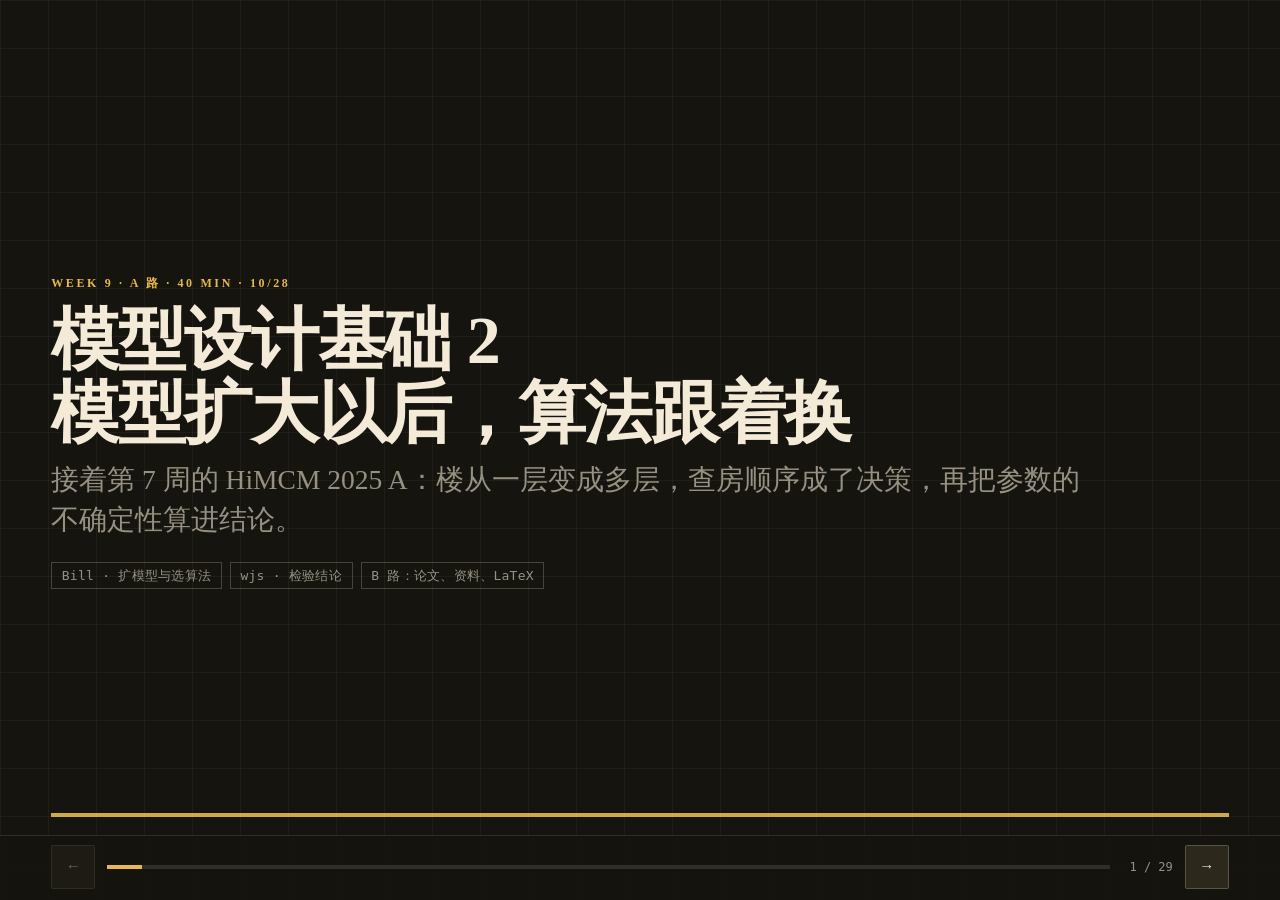
<file: slides/week9a.html>
<!DOCTYPE html><html lang="zh-Hans"><head><meta charset="UTF-8"><meta name="viewport" content="width=device-width,initial-scale=1"><title>第 9 周 A 路 · 模型设计基础 2：模型扩展与算法设计</title>
<link rel="preconnect" href="https://fonts.googleapis.com"><link rel="preconnect" href="https://fonts.gstatic.com" crossorigin><link href="https://fonts.googleapis.com/css2?family=IBM+Plex+Mono:wght@400;500&family=Noto+Serif+SC:wght@400;600&family=Source+Serif+4:opsz,wght@8..60,400;8..60,600&display=swap" rel="stylesheet" media="print" onload="this.media=\'all\'"><style>
:root{--bg:#16140f;--surface:#211e16;--surface-2:#2c281c;--chalk:#f3ead8;--yellow:#e6b84d;--oxide:#c45c48;--line:color-mix(in srgb,var(--chalk) 12%,transparent);--line-strong:color-mix(in srgb,var(--chalk) 22%,transparent);--mute:color-mix(in srgb,var(--chalk) 58%,transparent);--mute-2:color-mix(in srgb,var(--chalk) 38%,transparent);--font-serif:"Source Serif 4","Noto Serif SC","Songti SC","STSong","SimSun",serif;--font-mono:"IBM Plex Mono","Sarasa Mono SC",ui-monospace,monospace;--pad:clamp(1.4rem,4vw,3.2rem);--rule:4px;--radius-panel:2px;color-scheme:dark}
html[data-theme="paper"]{--bg:#efe6d4;--surface:#f6f0e2;--surface-2:#e7dcc4;--chalk:#1c1913;--yellow:#8f6910;--oxide:#9d3a2c;--line:color-mix(in srgb,var(--chalk) 14%,transparent);--line-strong:color-mix(in srgb,var(--chalk) 26%,transparent);--mute:color-mix(in srgb,var(--chalk) 62%,transparent);--mute-2:color-mix(in srgb,var(--chalk) 42%,transparent);color-scheme:light}
*{box-sizing:border-box}html,body{margin:0;height:100%;background:var(--bg);color:var(--chalk);font-family:var(--font-serif);overflow:hidden}body{--grid-a:.045;background-color:var(--bg);background-image:linear-gradient(color-mix(in srgb,var(--chalk) calc(var(--grid-a)*100%),transparent) 1px,transparent 1px),linear-gradient(90deg,color-mix(in srgb,var(--chalk) calc(var(--grid-a)*100%),transparent) 1px,transparent 1px);background-size:48px 48px}
.eyebrow{font-size:12px;letter-spacing:.22em;text-transform:uppercase;color:var(--yellow);font-weight:600;margin:0 0 .7rem}.display-1{font-size:clamp(34px,5.6vw,68px);font-weight:600;line-height:1.08;letter-spacing:-.02em;margin:0 0 .6rem}.display-2{font-size:clamp(24px,3.2vw,40px);font-weight:600;line-height:1.2;margin:0 0 .8rem}.lede{font-size:clamp(18px,2.15vw,28px);line-height:1.45;max-width:38em;margin:0}.mute{color:var(--mute)}.oxide{color:var(--oxide)}.yellow{color:var(--yellow)}.mono,table,.count,kbd,pre,code{font-family:var(--font-mono);font-variant-numeric:tabular-nums}
#deck{height:100%;outline:none}.slide{display:none;height:100%;padding:var(--pad) var(--pad) 5.4rem;flex-direction:column;justify-content:center}.slide.is-on{display:flex}.slide-head{display:flex;align-items:baseline;justify-content:space-between;gap:1rem;margin-bottom:1.15rem}.slide-head .clock{font-size:12px;letter-spacing:.08em;color:var(--mute);font-family:var(--font-mono);flex-shrink:0}
.prompt{border-left:var(--rule) solid var(--yellow);padding:.2rem 0 .2rem 1.2rem}.prompt p{margin:0 0 .85rem}.prompt p:last-child{margin-bottom:0}.plain-list,.q-list{margin:0;padding-left:1.2em;font-size:clamp(18px,2.1vw,28px);line-height:1.5}.plain-list{list-style:none;padding-left:0}.plain-list li{margin:.38rem 0}.split{display:grid;grid-template-columns:1fr 1fr;gap:clamp(1rem,3vw,2.4rem);align-items:center}@media(max-width:820px){.split{grid-template-columns:1fr}}
.panel{background:var(--surface);border:1px solid var(--line);border-radius:var(--radius-panel);padding:1rem 1.15rem 1.15rem}.panel h3{margin:0 0 .65rem;font-size:13px;letter-spacing:.14em;color:var(--yellow);font-weight:600}.panel ul{margin:0;padding-left:1.1em;font-size:clamp(15px,1.7vw,22px);line-height:1.45}.panel.ignore h3{color:var(--oxide)}.panel.ignore{opacity:.92}.formula{font-family:var(--font-mono);font-size:clamp(20px,2.5vw,34px);line-height:1.45;background:var(--surface);border-top:var(--rule) solid var(--yellow);padding:.9rem 1.1rem}
.roles{display:grid;grid-template-columns:repeat(4,1fr);gap:.8rem}@media(max-width:900px){.roles{grid-template-columns:1fr 1fr}}.chip-card{background:var(--surface);border:1px solid var(--line);padding:1rem 1rem 1.1rem;min-height:8rem}.chip-card strong{display:block;font-size:clamp(20px,2.2vw,28px);margin-bottom:.4rem}.chip-card p{margin:0;color:var(--mute);font-size:clamp(14px,1.5vw,18px);line-height:1.4}
.arrows{display:flex;flex-wrap:wrap;align-items:center;gap:.55rem .7rem;font-size:clamp(18px,2.2vw,30px);font-weight:600}.arrows span.arr{color:var(--yellow);font-weight:400}.two-col-copy{display:grid;grid-template-columns:1fr 1fr;gap:1.5rem}.two-col-copy h2{margin:0 0 .5rem;font-size:clamp(22px,2.4vw,32px)}.two-col-copy p{font-size:clamp(16px,1.8vw,22px);line-height:1.45;color:var(--mute);margin:0}.bottom-call{margin-top:1.1rem;border-top:1px solid var(--line-strong);padding-top:.8rem;font-size:clamp(18px,2vw,26px);line-height:1.45}
table.sym{width:100%;border-collapse:collapse;font-size:clamp(13px,1.4vw,18px)}table.sym th,table.sym td{text-align:left;padding:.42rem .52rem;border-bottom:1px solid var(--line);vertical-align:top}table.sym th{color:var(--yellow);font-weight:500;font-size:12px;letter-spacing:.08em}.card-fields{display:grid;gap:.7rem;font-size:clamp(16px,1.8vw,22px)}.card-fields div{border-bottom:1px solid var(--line-strong);padding:.35rem 0 .55rem;color:var(--mute)}.card-fields b{color:var(--chalk);font-weight:600}
.chart{width:100%;max-height:52vh;object-fit:contain;border:1px solid var(--line)}.caption{font-size:clamp(11px,1.15vw,15px);line-height:1.4;color:var(--mute);margin:.35rem 0 0}.codebox,.folder{background:#12100c;border:1px solid var(--line-strong);border-left:var(--rule) solid var(--yellow);padding:.8rem 1rem;overflow:hidden}.codebox pre,.folder pre{margin:0;white-space:pre-wrap;font-size:clamp(12px,1.25vw,18px);line-height:1.5;color:var(--chalk)}.derive{border-top:1px solid var(--line)}.derive>div{display:grid;grid-template-columns:6% 47% 1fr;gap:2%;align-items:center;padding:.9rem 0;border-bottom:1px solid var(--line)}.derive span{font-family:var(--font-mono);color:var(--yellow)}.formula-line{font-family:var(--font-mono);font-size:clamp(17px,2vw,28px)}.derive p{margin:0;color:var(--mute);font-size:clamp(14px,1.4vw,20px)}
.dock{position:fixed;left:0;right:0;bottom:0;display:flex;align-items:center;gap:.75rem;padding:.55rem var(--pad) .7rem;background:color-mix(in srgb,var(--bg) 88%,transparent);border-top:1px solid var(--line);z-index:5}.dock .bar{flex:1;height:var(--rule);background:var(--line);overflow:hidden}.dock .bar>i{display:block;height:100%;width:0;background:var(--yellow)}.count{font-size:12px;color:var(--mute);min-width:4.2em;text-align:right}.dock button{min-width:44px;padding:.4rem .7rem}button{font-family:var(--font-serif);font-size:15px;color:var(--chalk);background:var(--surface-2);border:1px solid var(--line-strong);padding:.55rem 1rem;min-height:44px;cursor:pointer;border-radius:var(--radius-panel)}button:hover{border-color:var(--yellow)}button:disabled{opacity:.4;cursor:not-allowed}
.note{position:fixed;left:var(--pad);right:var(--pad);bottom:3.4rem;background:var(--surface-2);border:1px solid var(--line-strong);border-left:var(--rule) solid var(--yellow);padding:.55rem .9rem;font-size:14px;line-height:1.4;color:var(--mute);display:none;z-index:4;max-width:62em}.note.is-on{display:block}.note b{color:var(--yellow);font-weight:600;margin-right:.4rem}.help,.index{position:fixed;inset:0;background:color-mix(in srgb,var(--bg) 82%,transparent);display:none;align-items:center;justify-content:center;z-index:10;padding:2rem}.help.is-on,.index.is-on{display:flex}.help-card,.index-card{background:var(--surface);border:1px solid var(--line-strong);padding:1.4rem 1.6rem;max-width:44rem;width:min(44rem,100%);max-height:80vh;overflow:auto}.help-card h2,.index-card h2{margin:0 0 .8rem;font-size:22px}.help-card dl{margin:0;display:grid;grid-template-columns:auto 1fr;gap:.35rem 1rem}.help-card dd{margin:0;color:var(--mute)}kbd{display:inline-block;border:1px solid var(--line-strong);padding:.05rem .4rem;font-size:12px;background:var(--surface-2)}.index-list{list-style:none;margin:0;padding:0;display:grid;gap:.2rem}.index-list button{width:100%;text-align:left;background:transparent;border:0;border-bottom:1px solid var(--line);border-radius:0;padding:.45rem .2rem;font-size:15px}.index-list button[aria-current="true"]{color:var(--yellow)}
.click-zones{position:fixed;inset:0 0 3.2rem 0;display:grid;grid-template-columns:18% 1fr 18%;z-index:2;pointer-events:none}.click-zones #zone-prev,.click-zones #zone-next{pointer-events:auto;background:transparent;border:0;border-radius:0;min-height:0;opacity:0}.click-zones #zone-prev:focus-visible,.click-zones #zone-next:focus-visible{opacity:1;background:color-mix(in srgb,var(--yellow) 8%,transparent)}
.rule-bottom{position:absolute;left:var(--pad);right:var(--pad);bottom:4.6rem;height:var(--rule);background:var(--yellow);pointer-events:none;opacity:.9}.cover .rule-bottom{bottom:5.2rem}
@media(prefers-reduced-motion:reduce){*,*::before,*::after{animation-duration:.001ms!important;transition-duration:.001ms!important}}

.stats{display:grid;grid-template-columns:repeat(3,1fr);gap:.9rem}@media(max-width:900px){.stats{grid-template-columns:1fr}}
.stat strong{font-family:var(--font-mono);font-size:clamp(30px,4.2vw,58px);color:var(--yellow);line-height:1.05;margin-bottom:.6rem}
.stat p{font-size:clamp(15px,1.6vw,21px);line-height:1.45}
.tag-row{display:flex;flex-wrap:wrap;gap:.5rem;margin-top:1.1rem}.tag-row span{font-family:var(--font-mono);font-size:13px;letter-spacing:.02em;border:1px solid var(--line-strong);padding:.22rem .6rem;color:var(--mute)}
.cover .tag-row{margin-top:1.4rem}
.formula.sm{font-size:clamp(15px,1.7vw,24px)}
table.num td:not(:first-child){font-variant-numeric:tabular-nums}

.choices{display:grid;grid-template-columns:repeat(4,1fr);gap:1.1rem;margin-top:1.3rem}@media(max-width:900px){.choices{grid-template-columns:1fr 1fr}}
.choice{border-top:var(--rule) solid var(--line-strong);padding:.8rem .1rem 0;transition:border-color .32s ease}
.choice b{display:block;font-family:var(--font-mono);font-size:clamp(17px,2vw,26px);color:var(--mute);margin-bottom:.4rem;transition:color .32s ease}
.choice p{margin:0;font-size:clamp(16px,1.8vw,24px);line-height:1.42}
.choice .fx{display:block;margin-top:.6rem;font-family:var(--font-mono);font-size:clamp(15px,1.7vw,22px);color:var(--mute)}
.choice .ans{display:block;margin-top:.7rem;font-size:clamp(18px,2.1vw,28px);color:var(--yellow);font-weight:600}
.choice.is-marked{border-top-color:var(--yellow)}.choice.is-marked b{color:var(--yellow)}
.tri{display:grid;grid-template-columns:repeat(3,1fr);gap:clamp(.8rem,2vw,1.6rem);align-items:stretch}@media(max-width:900px){.tri{grid-template-columns:1fr}}
.quote{font-size:clamp(22px,2.8vw,38px);line-height:1.35;margin:0 0 .6rem;font-style:italic}
.src{font-family:var(--font-mono);font-size:clamp(11px,1.1vw,14px);color:var(--mute);margin:.8rem 0 0;letter-spacing:.01em}
.out{font-family:var(--font-mono);color:var(--yellow)}
.recap{display:grid;grid-template-columns:minmax(8em,28%) 1fr;gap:0 1.6rem;margin:0;font-size:clamp(18px,2.1vw,28px);line-height:1.45}
.recap dt{color:var(--yellow);font-weight:600;border-top:1px solid var(--line);padding:.6rem 0}
.recap dd{margin:0;border-top:1px solid var(--line);padding:.6rem 0}
table.sym td.fx{font-family:var(--font-mono)}
.stat strong .unit{font-size:.55em}
table.sym td.nw,table.sym th.nw{white-space:nowrap}
.formula table.model{border-collapse:collapse;width:auto}.formula table.model td{padding:.06rem 1.1rem .06rem 0;border:0;white-space:nowrap;vertical-align:baseline}.formula table.model td:last-child{color:var(--mute);padding-left:1.6rem}
sub{font-size:.7em;line-height:0;vertical-align:-.25em}
[data-step]{opacity:0;transform:translateY(16px);transition:opacity .32s ease,transform .32s ease}
[data-step].is-shown{opacity:1;transform:none}
.is-struck{text-decoration:line-through;text-decoration-color:var(--oxide);color:var(--mute-2)}
@media(prefers-reduced-motion:reduce){[data-step]{transform:none}}
</style></head><body>
<div class="click-zones"><button id="zone-prev" aria-label="上一页"></button><div></div><button id="zone-next" aria-label="下一页"></button></div>
<main id="deck" tabindex="0"><section class="slide cover" data-t="0:00" data-note="Bill 开场。今天两路同时上课：这一路讲模型怎么扩、算法怎么选、结论怎么验；论文、资料查找和 LaTeX 在 B 路。两份课件都会放到网站上。">
      <p class="eyebrow">Week 9 · A 路 · 40 min · 10/28</p>
      <h1 class="display-1">模型设计基础 2<br />模型扩大以后，算法跟着换</h1>
      <p class="lede mute">接着第 7 周的 HiMCM 2025 A：楼从一层变成多层，查房顺序成了决策，再把参数的不确定性算进结论。</p>
      <div class="tag-row"><span>Bill · 扩模型与选算法</span><span>wjs · 检验结论</span><span>B 路：论文、资料、LaTeX</span></div>
      <div class="rule-bottom" aria-hidden="true"></div>
    </section>
<section class="slide" data-t="0:00–0:01" data-note="Bill：三站，前两站 Bill，第三站 wjs。">
      <div class="slide-head"><p class="eyebrow">BILL · 路线</p><span class="clock">0:00–0:01</span></div>
      <h1 class="display-2">今天三站</h1>
      <div class="arrows" style="font-size:clamp(26px,3.4vw,46px)"><span>扩模型</span><span class="arr">→</span><span>选算法</span><span class="arr">→</span><span>验结论</span></div>
      <div class="bottom-call">前两站 Bill，第三站 wjs；最后一道概念题、回顾和本周产出。</div>
    </section>
<section class="slide" data-t="0:01–0:02" data-note="Bill：念英文原文。两个要求：楼层数、每层平面、房间里的人都要变；结果要给查房顺序。第 7 周只做了第 2 问的基本场景。">
      <div class="slide-head"><p class="eyebrow">BILL · HIMCM 2025 A · 第 3 问</p><span class="clock">0:01–0:02</span></div>
      <h1 class="display-2">第 3 问要换楼型，还要给出查房顺序</h1>
      <p class="quote">“you must change the number of floors, the floor plan on each floor, and the occupants of the rooms”</p>
      <p class="quote" data-step="1">“The order of rooms to be checked (or paths used during a sweep)”</p>
      <p class="src">COMAP. 2025 HiMCM Problem A: Emergency Evacuation Sweeps, Requirement 3</p>
    </section>
<section class="slide" data-t="0:02–0:03" data-note="Bill：第 7 周的 Dk 是「走到最远那扇门」。一条走廊上，由近及远走一遍，顺序是自动的；两层楼要上下楼梯，先查哪层、从哪头上楼都会改变走路时间，顺序必须成为决策。">
      <div class="slide-head"><p class="eyebrow">BILL · 第 7 周的模型</p><span class="clock">0:02–0:03</span></div>
      <h1 class="display-2">一条走廊时顺序不用管，换成两层楼就要管</h1>
      <div class="two-col-copy"><div><h2>第 7 周</h2><p class="lede">走路时间 = 到最远那扇门的距离 ÷ v</p><p class="lede mute">由近及远走一遍，顺序自然就定了</p></div><div data-step="1"><h2>两层楼</h2><p class="lede">走路时间取决于先查哪层、从哪头上楼</p><p class="lede mute">顺序本身成了要决定的量</p></div></div>
    </section>
<section class="slide" data-t="0:03–0:05" data-note="Bill：近五年 HiMCM 里，模型往大里扩大致就这几个方向；多目标第 7 周讲过。今天细讲第一行和第三行：第一行在 Bill 这一段，第三行在 wjs 那一段。">
      <div class="slide-head"><p class="eyebrow">BILL · 扩展方向</p><span class="clock">0:03–0:05</span></div>
      <h1 class="display-2">基本模型往大里扩，HiMCM 常见四个方向</h1>
      <table class="sym"><thead><tr><th>方向</th><th>模型里多了什么</th><th>近五年真题</th></tr></thead><tbody>
<tr><td class="nw">加结构</td><td>一条走廊变成一张图，距离要按路径算</td><td>2025 A 第 3 问：多层楼、新平面</td></tr>
<tr><td class="nw">加时间</td><td>一个时刻变成逐月、逐年的状态</td><td>2023 B 第 3 问：十年换车路线图；2022 A 第 1 问：蜂群数量随时间变化</td></tr>
<tr><td class="nw">加随机</td><td>固定参数变成一个分布</td><td>2023 A 第 1 问：蒲公英一至十二个月的扩散；2025 A 第 4 问：危险随时间变化</td></tr>
<tr><td class="nw">加目标</td><td>一个目标变成几个目标</td><td>第 7 周：时间、安全、人力</td></tr>
</tbody></table>
      <p class="src">题面见 COMAP HiMCM 2022—2025 年题目页；题型判断沿用第 7 周速查表</p>
    </section>
<section class="slide" data-t="0:05–0:06" data-note="Bill：扩展后的模型必须能退回基本模型。今天的两层楼模型去掉第二层，算出来正好是 189 s，和第 7 周一致，这是最便宜的一次自检。">
      <div class="slide-head"><p class="eyebrow">BILL · 自检</p><span class="clock">0:05–0:06</span></div>
      <h1 class="display-2">扩展后的模型，退回基本场景要算出原来的结果</h1>
      <div class="stats"><div class="stat"><strong>189 s</strong><p>第 7 周 PuLP：一层六间、两人</p></div><div class="stat" data-step="1"><strong>189 s</strong><p>今天的路径模型，只留一层</p></div><div class="stat" data-step="2"><strong>189 s</strong><p>今天的启发式，只留一层</p></div></div>
    </section>
<section class="slide" data-t="0:06–0:08" data-note="Bill：节点、边、权重三样。楼梯在走廊两端，一层两端是出口。上下一层的用时 s 取 20 s，这个数没有出处，是课上设定的，所以 wjs 那一段要对它做扰动。">
      <div class="slide-head"><p class="eyebrow">BILL · 楼画成图</p><span class="clock">0:06–0:08</span></div>
      <h1 class="display-2">把楼画成一张图：节点、边、权重</h1>
      <div class="card-fields"><div data-step="1"><b>节点</b>　房门、楼梯口、出口</div><div data-step="2"><b>边</b>　走廊上相邻两点之间，一段楼梯</div><div data-step="3"><b>权重</b>　走过这条边的用时（s）：走廊 = 长度 ÷ v，楼梯每层 s</div><div data-step="4"><b>新增假设 A6</b>　上下一层 s = 20 s，课上设定，要做灵敏度</div></div>
    </section>
<section class="slide" data-t="0:08–0:09" data-note="Bill：任意两间房之间的用时取最短路。今天的楼只有两端楼梯，可以直接写出公式；楼型不规则时用 networkx 一行求最短路，内部就是 Dijkstra。">
      <div class="slide-head"><p class="eyebrow">BILL · 最短路</p><span class="clock">0:08–0:09</span></div>
      <h1 class="display-2">两间房之间的用时，取图上的最短路</h1>
      <div class="formula">t(i, j) = min<sub>z ∈ {两端楼梯}</sub> [ (|x<sub>i</sub> − z| + |x<sub>j</sub> − z|) / v + s · |f<sub>i</sub> − f<sub>j</sub>| ]</div>
      <div class="codebox" data-step="1"><pre><code>import networkx as nx
G = nx.Graph()
G.add_edge("1N1", "1N2", t=6.0)        # 走廊 6 m，v = 1.0 m/s
G.add_edge("stairW1", "stairW2", t=20)  # 上下一层 20 s
t = nx.shortest_path_length(G, "1N1", "2S3", weight="t")   # Dijkstra</code></pre></div>
    </section>
<section class="slide" data-t="0:09–0:10" data-note="Bill：第 7 周的 xik 是「房间 i 归第 k 人」。要表达顺序，变量换成「第 k 人从 i 直接走到 j」。两层 12 间、3 人，0-1 变量从第 7 周的 12 个变成 468 个，还要加防止绕圈的约束。">
      <div class="slide-head"><p class="eyebrow">BILL · 决策变量</p><span class="clock">0:09–0:10</span></div>
      <h1 class="display-2">要排顺序，变量从「归谁查」变成「从哪走到哪」</h1>
      <div class="two-col-copy"><div><h2>第 7 周</h2><p class="formula sm">x<sub>ik</sub> = 1：房间 i 归第 k 人</p><p class="lede mute">一层六间、两人：12 个 0-1 变量</p></div><div data-step="1"><h2>今天</h2><p class="formula sm">x<sub>ijk</sub> = 1：第 k 人查完 i 直接去 j</p><p class="lede mute">两层 12 间、3 人：468 个 0-1 变量</p></div></div>
      <div class="bottom-call" data-step="2">变量多了，求解器还能不能算得动？先做一道预测题。</div>
    </section>
<section class="slide" data-t="0:10–0:11" data-note="Bill：预测题，本页不揭晓。每人押一个，下一页对照。">
      <div class="slide-head"><p class="eyebrow">BILL · 预测题</p><span class="clock">0:10–0:11</span></div>
      <h1 class="display-2">一个人查 20 间房，把所有顺序都试一遍要多久？</h1>
      <p class="lede mute">电脑每秒试 10 亿种顺序。</p>
      <div class="choices"><div class="choice"><b>A</b><p>不到 1 秒</p></div><div class="choice"><b>B</b><p>约 1 小时</p></div><div class="choice"><b>C</b><p>约 1 个月</p></div><div class="choice"><b>D</b><p>约 77 年</p></div></div>
    </section>
<section class="slide" data-t="0:11–0:12" data-note="Bill：对照自己押的。20 间房的顺序有 20! 种，约 2.43 × 10 的 18 次方；每秒 10 亿种要约 77 年。6 间只有 720 种，12 间是 4.79 亿种，0.5 秒。房间数每加一，时间乘以房间数。">
      <div class="slide-head"><p class="eyebrow">BILL · 预测题揭晓</p><span class="clock">0:11–0:12</span></div>
      <h1 class="display-2">一个人查 20 间房，把所有顺序都试一遍要多久？</h1>
      <div class="choices"><div class="choice"><b>A</b><p>不到 1 秒</p></div><div class="choice"><b>B</b><p>约 1 小时</p></div><div class="choice"><b>C</b><p>约 1 个月</p></div><div class="choice" data-mark="1"><b>D</b><p>约 77 年</p><span class="fx">20! ≈ 2.43 × 10<sup>18</sup> 种</span></div></div>
      <div class="bottom-call" data-step="1">6 间：720 种；12 间：4.79 亿种；20 间：2.43 × 10<sup>18</sup> 种。房间多一间，顺序数乘以房间数。</div>
    </section>
<section class="slide" data-t="0:12–0:13" data-note="Bill：三类算法的名字先交代清楚。精确求解给最优并证明它是最优；启发式很快给一个好方案，不保证最优；仿真处理随机，wjs 那一段讲。">
      <div class="slide-head"><p class="eyebrow">BILL · 三类算法</p><span class="clock">0:12–0:13</span></div>
      <h1 class="display-2">算法分三类</h1>
      <div class="tri"><div class="panel" data-step="1"><h3>精确求解</h3><p class="lede">PuLP + CBC</p><p class="lede mute">给出最优，并证明它最优</p></div><div class="panel" data-step="2"><h3>启发式</h3><p class="lede">贪心构造 + 局部改进</p><p class="lede mute">很快给出好方案，不保证最优</p></div><div class="panel" data-step="3"><h3>仿真</h3><p class="lede">蒙特卡洛</p><p class="lede mute">参数或过程带随机时用</p></div></div>
    </section>
<section class="slide" data-t="0:13–0:15" data-note="Bill：判断看两件事，结构和规模。这张表和第 7 周速查表配合用：速查表判题型，这张表判算法。">
      <div class="slide-head"><p class="eyebrow">BILL · 怎么选</p><span class="clock">0:13–0:15</span></div>
      <h1 class="display-2">按结构和规模选算法</h1>
      <table class="sym"><thead><tr><th>手上的问题</th><th>先用</th><th>理由</th></tr></thead><tbody>
<tr><td>能写成线性式子，0-1 变量几十个以内</td><td class="nw">PuLP</td><td>几秒出最优，还能证明</td></tr>
<tr><td>图上两点之间最快怎么走</td><td class="nw">Dijkstra</td><td>networkx 一行，规模上万也快</td></tr>
<tr><td>要排顺序、分路线，房间上了十几间</td><td class="nw">启发式</td><td>精确求解时间按阶乘涨</td></tr>
<tr><td>参数只知道一个区间，或过程本身随机</td><td class="nw">蒙特卡洛</td><td>结论给成一个范围</td></tr>
</tbody></table>
      <div class="bottom-call">一道题常常几类一起用：先最短路算距离表，再启发式排路线，最后蒙特卡洛看结论稳不稳。</div>
    </section>
<section class="slide" data-t="0:15–0:17" data-note="Bill：贪心构造三步。每一步只看眼前最近的一间，所以快，也所以会犯错。两层 12 间、3 人，贪心得到 287 s。">
      <div class="slide-head"><p class="eyebrow">BILL · 贪心构造</p><span class="clock">0:15–0:17</span></div>
      <h1 class="display-2">贪心构造：每一步都让最早空下来的人查最近的一间</h1>
      <div class="derive"><div data-step="1"><span>01</span><div class="formula-line">找出当前最早空闲的人</div><p>完成时刻最小的那一位</p></div><div data-step="2"><span>02</span><div class="formula-line">派他去最近的未查房间</div><p>用最短路距离表</p></div><div data-step="3"><span>03</span><div class="formula-line">更新他的位置和时刻，回到 01</div><p>直到所有房间查完</p></div></div>
      <div class="bottom-call" data-step="4">两层 12 间、3 人：贪心得到 T = 287 s。</div>
    </section>
<section class="slide" data-t="0:17–0:19" data-note="Bill：局部改进只有两个动作，改一次算一次最晚完成时刻，变短就留下，直到再也改不动。为了不卡在一个局部，从 30 个随机化的贪心起点各改一遍，取最好的。287 s 改到 281 s，用时约 0.01 秒。">
      <div class="slide-head"><p class="eyebrow">BILL · 局部改进</p><span class="clock">0:17–0:19</span></div>
      <h1 class="display-2">局部改进：两个小动作，变短就留下</h1>
      <div class="two-col-copy"><div data-step="1"><h2>挪一间</h2><p class="lede">把一间房从一个人的路线挪到另一个人路线的某个位置</p></div><div data-step="2"><h2>倒一段（2-opt）</h2><p class="lede">把一个人路线中间的一段顺序倒过来</p></div></div>
      <div class="bottom-call" data-step="3">287 s → 281 s。改不动时停下；从 30 个随机化的起点各做一遍，取最好的。</div>
    </section>
<section class="slide" data-t="0:19–0:21" data-note="Bill：读图。三人各查 4 间，两个人 275 s，一个人 281 s，T = 281 s。#n 是这个人查的第几间。翻译回现实：一人负责一层东头加二层东头一对房间，以此类推，具体按图念一遍。">
      <div class="slide-head"><p class="eyebrow">BILL · 两层楼的方案</p><span class="clock">0:19–0:21</span></div>
      <h1 class="display-2">两层 12 间、3 人：各查 4 间，281 s 全部确认</h1>
      <img class="chart" src="[data-uri]" alt="两层楼 12 间房的分工图：三名消防员各查四间，用时 275、281、275 秒；方框里标着每人查房的先后">
      <p class="caption">启发式结果；A1—A4、A6、A7 下求解。方框颜色是负责人，#n 是他查的第几间。</p>
    </section>
<section class="slide" data-t="0:21–0:23" data-note="Bill：同一张楼，两种算法对照。2 人时 PuLP 2.3 秒证明最优 395 s，启发式 401 s，多 6 s。3 人、4 人时 PuLP 跑满 120 秒也证明不了最优，只给出找到的最好解；启发式每次 0.02 秒以内，比它多 6—12 s。论文里要把这个差距写出来。">
      <div class="slide-head"><p class="eyebrow">BILL · 和精确解对照</p><span class="clock">0:21–0:23</span></div>
      <h1 class="display-2">12 间房时，启发式比 PuLP 多 6—12 s，PuLP 却要算满两分钟</h1>
      <table class="sym num"><thead><tr><th>楼与人数</th><th>PuLP</th><th>PuLP 用时</th><th>启发式</th><th>启发式用时</th></tr></thead><tbody>
<tr><td>一层 6 间 · 2 人</td><td>189 s，已证最优</td><td>0.2 s</td><td>189 s</td><td>&lt; 0.01 s</td></tr>
<tr><td>两层 12 间 · 2 人</td><td>395 s，已证最优</td><td>2.3 s</td><td>401 s</td><td>0.02 s</td></tr>
<tr data-step="1"><td>两层 12 间 · 3 人</td><td>269 s，未证最优</td><td>120 s 时限</td><td>281 s</td><td>0.01 s</td></tr>
<tr data-step="1"><td>两层 12 间 · 4 人</td><td>209 s，未证最优</td><td>120 s 时限</td><td>215 s</td><td>0.01 s</td></tr>
</tbody></table>
      <p class="src">PuLP 3.3.2 + CBC，本机实测，换电脑用时会不同；时限内停下时只给出找到的最好解</p>
    </section>
<section class="slide" data-t="0:23–0:24" data-note="Bill：三层 30 间、3 人。PuLP 有 2790 个 0-1 变量，60 秒时限内给出的最好解是 753 s；启发式 0.2 秒给出 709 s。房间一多，精确求解在比赛时间里给不出好答案。">
      <div class="slide-head"><p class="eyebrow">BILL · 30 间房</p><span class="clock">0:23–0:24</span></div>
      <h1 class="display-2">三层 30 间：PuLP 算 60 秒得 753 s，启发式 0.2 秒得 709 s</h1>
      <div class="stats"><div class="stat"><strong>2790</strong><p>0-1 变量（3 人）</p></div><div class="stat" data-step="1"><strong>753 s</strong><p>PuLP，60 s 时限，未证最优</p></div><div class="stat" data-step="2"><strong>709 s</strong><p>启发式，用时 0.2 s</p></div></div>
      <p class="src">三层、每层走廊 30 m、两侧各 5 间；其余假设同上</p>
    </section>
<section class="slide" data-t="0:24–0:25" data-note="Bill：第 3 问还要「最优人数」。和第 7 周一样，人数加上去时间只减不增，最优人数要先定标准。从 5 人到 6 人只省 60 s。">
      <div class="slide-head"><p class="eyebrow">BILL · 人数</p><span class="clock">0:24–0:25</span></div>
      <h1 class="display-2">三层 30 间：2 人要 1015 s，6 人降到 397 s</h1>
      <img class="chart" src="[data-uri]" alt="柱状图：三层 30 间房，2 到 6 名消防员的清场时间依次为 1015、709、565、457、397 秒">
      <p class="caption">启发式结果。人数越多时间越短，「最优人数」要先给标准，例如 10 分钟内完成至少要 4 人。</p>
    </section>
<section class="slide" data-t="0:25–0:26" data-note="Bill：最常见的写法错误。启发式给的是一个可行方案和一个上界，论文要写它离最优可能差多少：小规模和 PuLP 对照，大规模至少说明用了几个起点、改进到什么时候停。说完交给 wjs。">
      <div class="slide-head"><p class="eyebrow">BILL · 常见误解</p><span class="clock">0:25–0:26</span></div>
      <h1 class="display-2">启发式的结果怎么写</h1>
      <div class="two-col-copy"><div><h2 style="color:var(--oxide)">常见误解</h2><p class="lede" data-strike="1">「我们用启发式求得最优方案，T = 281 s」</p></div><div data-step="1"><h2>改成</h2><p class="lede">「启发式方案 T = 281 s；同规模下 PuLP 找到的最好解为 269 s，差 12 s」</p></div></div>
    </section>
<section class="slide" data-t="0:26–0:28" data-note="wjs 接手。前面的数都建立在 A2、A3、A6 这些假设值上。灵敏度分析就是问：这些数变一变，结论还成立吗。HiMCM 2022 A 第 2 问直接要求做灵敏度分析，其他年份虽然不点名，评委也会看这一节。三种做法，按需要选一两种。">
      <div class="slide-head"><p class="eyebrow">WJS · 灵敏度分析</p><span class="clock">0:26–0:28</span></div>
      <h1 class="display-2">灵敏度分析的三种做法</h1>
      <div class="tri"><div class="panel" data-step="1"><h3>单参数扫描</h3><p class="lede">一次只动一个，画响应曲线</p></div><div class="panel" data-step="2"><h3>±10% 扰动</h3><p class="lede">每个参数上下各动 10%，看结论翻不翻</p></div><div class="panel" data-step="3"><h3>情景对比</h3><p class="lede">乐观、基准、悲观各一套参数</p></div></div>
      <div class="bottom-call" data-step="4">第 7 周第 26 页的 c、v 两条曲线，就是单参数扫描。</div>
    </section>
<section class="slide" data-t="0:28–0:30" data-note="wjs：两层 12 间、3 人的方案。c 动 10%，T 动 24 s；v 和楼梯用时 s 动 10%，T 只动 2 s 左右。六种情况下三人的分工都没变。结论：查资料的时间应该花在 c 上，s 虽然是课上设定的，对结论影响不大。">
      <div class="slide-head"><p class="eyebrow">WJS · ±10% 扰动</p><span class="clock">0:28–0:30</span></div>
      <h1 class="display-2">检查用时变 10%，清场时间变 24 s；三人分工都不变</h1>
      <table class="sym num"><thead><tr><th>参数（基准）</th><th>−10%</th><th>+10%</th><th>分工变不变</th></tr></thead><tbody>
<tr><td>检查用时 c（60 s）</td><td>257 s</td><td>305 s</td><td>不变</td></tr>
<tr><td>行进速度 v（1.0 m/s）</td><td>283.3 s</td><td>279.1 s</td><td>不变</td></tr>
<tr><td>上下一层 s（20 s）</td><td>279 s</td><td>283 s</td><td>不变</td></tr>
</tbody></table>
      <p class="src">两层 12 间、3 人，启发式；基准 T = 281 s</p>
    </section>
<section class="slide" data-t="0:30–0:32" data-note="wjs：c 只知道 19 到 135 s 的区间。只取 60 s 算一次，等于假装它没有不确定性。蒙特卡洛三步：抽样、跑模型、统计。分布按手上的信息选：只知上下界用均匀；知道最小、最可能、最大用三角；有中心值且对称用正态。这里取三角分布，最可能值 60 s。">
      <div class="slide-head"><p class="eyebrow">WJS · 蒙特卡洛</p><span class="clock">0:30–0:32</span></div>
      <h1 class="display-2">蒙特卡洛三步：抽样、跑模型、统计分布</h1>
      <div class="arrows"><span data-step="1">每间的 c 从分布里抽一个数</span><span class="arr" data-step="2">→</span><span data-step="2">按方案算一次 T</span><span class="arr" data-step="3">→</span><span data-step="3">重复一万次，看 T 的分布</span></div>
      <table class="sym" data-step="4" style="margin-top:1.4rem"><thead><tr><th>手上知道什么</th><th>用什么分布</th></tr></thead><tbody>
<tr><td>只知道上下界</td><td>均匀分布</td></tr>
<tr><td>最小、最可能、最大</td><td>三角分布：今天 c 取 (19, 60, 135) s</td></tr>
<tr><td>中心值，两边对称</td><td>正态分布（会抽出负数时不能用）</td></tr>
</tbody></table>
    </section>
<section class="slide" data-t="0:32–0:34" data-note="wjs：一层六间、两人的最优方案。c 随机时，T 的中位数 245 s，P10 到 P90 是 201 到 294 s；一万次里 95% 超过 189 s。189 s 只是每间都按最可能值 60 s 算的情形，三角分布的均值是 71 s，所以典型的结果比 189 s 长。">
      <div class="slide-head"><p class="eyebrow">WJS · 输出分布</p><span class="clock">0:32–0:34</span></div>
      <h1 class="display-2">检查用时随机时，一万次里 95% 超过 189 s</h1>
      <img class="chart" src="[data-uri]" alt="直方图：一万次模拟的清场时间，中位数 245 秒，90% 分位数 294 秒，固定检查用时算出的 189 秒落在分布左侧">
      <p class="caption">一层六间、两人的最优分工；c ~ 三角分布 (19, 60, 135) s，种子 2026。中位数 245 s，P90 = 294 s。</p>
    </section>
<section class="slide" data-t="0:34–0:35" data-note="wjs：跑多少次够：看均值还动不动。各换 5 个种子：20 次时均值在 240.2 到 250.6 之间跳，差 10 s；1000 次时在 246.1 到 247.0 之间。种子固定，写进论文，别人才能复现你的图。">
      <div class="slide-head"><p class="eyebrow">WJS · 跑多少次</p><span class="clock">0:34–0:35</span></div>
      <h1 class="display-2">跑 20 次，均值还在跳 10 s；跑 1000 次，稳定在 1 s 以内</h1>
      <table class="sym num"><thead><tr><th>次数</th><th>换 5 个种子得到的均值（s）</th><th>极差</th></tr></thead><tbody>
<tr><td>20</td><td>248.4　244.3　240.2　249.7　250.6</td><td>10.4 s</td></tr>
<tr><td>1000</td><td>246.6　247.0　246.9　246.4　246.1</td><td>0.9 s</td></tr>
</tbody></table>
      <div class="bottom-call" data-step="1">固定随机种子，把种子和次数写进论文。</div>
    </section>
<section class="slide" data-t="0:35–0:36" data-note="wjs：结论要带范围和条件，不写「较为敏感」。这一句 B 路也在讲怎么写，两边说法一致。说完交回 Bill。">
      <div class="slide-head"><p class="eyebrow">WJS · 写成一句话</p><span class="clock">0:35–0:36</span></div>
      <h1 class="display-2">结论写范围和条件，不写「较为敏感」</h1>
      <div class="two-col-copy"><div><h2 style="color:var(--oxide)">不要写</h2><p class="lede" data-strike="1">「模型对检查用时较为敏感」</p></div><div data-step="1"><h2>写成</h2><p class="lede">「检查用时在 19—135 s 内随机时，两人清场的中位数为 245 s，90% 的情况下不超过 294 s；各参数变动 ±10%，分工不变」</p></div></div>
    </section>
<section class="slide" data-t="0:36–0:37" data-note="Bill：概念题，本页揭晓。请两三位同学说理由再按键。第 4 问说火势蔓延、能见度下降，c 和 v 都随时间变、带随机，首选仿真。">
      <div class="slide-head"><p class="eyebrow">BILL · 概念题</p><span class="clock">0:36–0:37</span></div>
      <h1 class="display-2">第 4 问要加入火势蔓延、能见度下降，首选哪类方法？</h1>
      <div class="choices"><div class="choice"><b>A</b><p>回归拟合</p></div><div class="choice"><b>B</b><p>只用 PuLP</p></div><div class="choice" data-mark="1"><b>C</b><p>蒙特卡洛仿真</p><span class="ans">c、v 随时间变且带随机</span></div><div class="choice"><b>D</b><p>AHP</p></div></div>
      <p class="src">COMAP. 2025 HiMCM Problem A, Requirement 4a: “Time-varying hazards (e.g., fire spreading, decreased visibility)”</p>
    </section>
<section class="slide" data-t="0:37–0:38" data-note="Bill：先念左列提示词，停几秒，再逐条按出。">
      <div class="slide-head"><p class="eyebrow">BILL · 回顾</p><span class="clock">0:37–0:38</span></div>
      <h1 class="display-2">回顾：先想，再看答案</h1>
      <dl class="recap"><dt>扩模型</dt><dd data-step="1">加结构、时间、随机、目标；退回基本场景要对得上</dd><dt>选算法</dt><dd data-step="2">小而线性用 PuLP，排顺序上规模用启发式，带随机用蒙特卡洛</dd><dt>启发式</dt><dd data-step="3">贪心构造加局部改进；写出和精确解差多少</dd><dt>参数不准</dt><dd data-step="4">±10% 看结论翻不翻，蒙特卡洛给范围，种子写进论文</dd></dl>
    </section>
<section class="slide" data-t="0:38–0:40" data-note="Bill：本周唯一产出，25 到 30 分钟。周末小课检查。自助包里有今天全部代码：最短路、贪心加局部改进、蒙特卡洛模板、龙卷风图。HiMCM 11 月 4 日开赛，以 COMAP 官网为准。">
      <div class="slide-head"><p class="eyebrow">BILL · 本周产出</p><span class="clock">0:38–0:40</span></div>
      <h1 class="display-2">本周产出：一张灵敏度图，一句带范围的结论</h1>
      <div class="card-fields"><div><b>做什么</b>　挑第 5 周或第 7 周自己算过的一个结果，做一次单参数扫描或 ±10% 扰动</div><div><b>交什么</b>　一张图（标题、坐标轴、单位）和一句带范围、带条件的结论</div><div><b>用时</b>　25—30 分钟，周末小课检查</div><div><b>自助包</b>　今天的全部代码：最短路、贪心与局部改进、蒙特卡洛模板、龙卷风图</div></div>
      <div class="bottom-call">HiMCM 2026：11 月 4 日至 17 日。</div>
      <p class="src">比赛日期：contest.comap.com/highschool/contests/himcm（2026-10-26 查）</p>
    </section>
</main>
<div class="note" id="note" role="note"><b>讲者</b><span id="note-text"></span></div>
<nav class="dock" aria-label="翻页"><button id="prev">←</button><div class="bar"><i id="bar"></i></div><span class="count" id="count">1 / 1</span><button id="next">→</button></nav>
<div class="help" id="help" hidden><div class="help-card"><h2>键位</h2><dl><dt><kbd>→</kbd> <kbd>Space</kbd> <kbd>J</kbd></dt><dd>下一步；本页的步骤走完后翻到下一页</dd><dt><kbd>←</kbd> <kbd>K</kbd></dt><dd>上一步 / 上一页</dd><dt><kbd>Home</kbd> <kbd>End</kbd></dt><dd>首 / 末页</dd><dt><kbd>F</kbd></dt><dd>全屏</dd><dt><kbd>L</kbd></dt><dd>黑板 / 亮场</dd><dt><kbd>N</kbd></dt><dd>讲者提示</dd><dt><kbd>I</kbd></dt><dd>目录跳转</dd><dt><kbd>?</kbd></dt><dd>帮助</dd></dl><p class="caption" style="margin-top:.9rem">页码后面的 1/2 表示本页有两步、已经走到第一步。</p></div></div>
<div class="index" id="index" hidden><div class="index-card"><h2>目录</h2><ol class="index-list" id="index-list"></ol></div></div>
<script>
(function(){
 const slides=Array.from(document.querySelectorAll('.slide')); const countEl=document.getElementById('count'); const bar=document.getElementById('bar'); const noteEl=document.getElementById('note'); const noteText=document.getElementById('note-text'); const help=document.getElementById('help'); const indexPane=document.getElementById('index'); const indexList=document.getElementById('index-list'); let i=0,step=0,notesOn=false;
 const ATTRS=['step','mark','strike'];
 function stepsOf(s){let m=0;s.querySelectorAll('[data-step],[data-mark],[data-strike]').forEach(el=>ATTRS.forEach(a=>{if(el.dataset[a])m=Math.max(m,Number(el.dataset[a]))}));return m}
 function applySteps(){const s=slides[i],n=stepsOf(s);s.querySelectorAll('[data-step]').forEach(el=>el.classList.toggle('is-shown',step>=Number(el.dataset.step)));s.querySelectorAll('[data-mark]').forEach(el=>el.classList.toggle('is-marked',step>=Number(el.dataset.mark)));s.querySelectorAll('[data-strike]').forEach(el=>el.classList.toggle('is-struck',step>=Number(el.dataset.strike)));countEl.textContent=(i+1)+' / '+slides.length+(n?'　'+step+'/'+n:'');document.getElementById('prev').disabled=i===0&&step===0;document.getElementById('next').disabled=i===slides.length-1&&step>=n}
 function titleOf(s){const h=s.querySelector('h1,h2,.display-2,.eyebrow');const t=s.dataset.t||'';const text=((h&&h.textContent)||'未命名').replace(/\s+/g,' ').trim().slice(0,40);return (t?t+' · ':'')+text}
 indexList.innerHTML=slides.map((s,idx)=>"<li><button type='button' data-i='"+idx+"'>"+String(idx+1).padStart(2,'0')+'　'+titleOf(s)+"</button></li>").join('');
 function show(n,st){i=Math.max(0,Math.min(slides.length-1,n));step=st==='end'?stepsOf(slides[i]):(st||0);slides.forEach((s,idx)=>s.classList.toggle('is-on',idx===i));bar.style.width=((i+1)/slides.length*100)+'%';noteText.textContent=slides[i].dataset.note||'';indexList.querySelectorAll('button').forEach(b=>b.setAttribute('aria-current',Number(b.dataset.i)===i?'true':'false'));location.hash=String(i+1);applySteps()}
 const next=()=>{if(step<stepsOf(slides[i])){step++;applySteps()}else if(i<slides.length-1)show(i+1,0)},prev=()=>{if(step>0){step--;applySteps()}else if(i>0)show(i-1,'end')};
 function close(){help.classList.remove('is-on');help.hidden=true;indexPane.classList.remove('is-on');indexPane.hidden=true} function toggleHelp(){const on=!help.classList.contains('is-on');close();help.classList.toggle('is-on',on);help.hidden=!on} function toggleIndex(){const on=!indexPane.classList.contains('is-on');close();indexPane.classList.toggle('is-on',on);indexPane.hidden=!on}
 document.getElementById('next').onclick=next; document.getElementById('prev').onclick=prev; document.getElementById('zone-next').onclick=()=>{if(!help.classList.contains('is-on')&&!indexPane.classList.contains('is-on'))next()};document.getElementById('zone-prev').onclick=()=>{if(!help.classList.contains('is-on')&&!indexPane.classList.contains('is-on'))prev()}; indexList.onclick=e=>{const b=e.target.closest('button');if(b){show(Number(b.dataset.i),0);close()}};help.onclick=e=>{if(e.target===help)close()};indexPane.onclick=e=>{if(e.target===indexPane)close()};
 document.addEventListener('keydown',e=>{if(e.key==='?'||(e.shiftKey&&e.key==='/')){e.preventDefault();toggleHelp();return}if(e.key==='Escape'){close();return}if(help.classList.contains('is-on')||indexPane.classList.contains('is-on')){if(e.key==='i'||e.key==='I')toggleIndex();return}if(['ArrowRight',' ','j','J','PageDown'].includes(e.key)){e.preventDefault();next()}else if(['ArrowLeft','k','K','Backspace','PageUp'].includes(e.key)){e.preventDefault();prev()}else if(e.key==='Home'){e.preventDefault();show(0,0)}else if(e.key==='End'){e.preventDefault();show(slides.length-1,'end')}else if(e.key==='f'||e.key==='F'){if(!document.fullscreenElement)document.documentElement.requestFullscreen();else document.exitFullscreen()}else if(e.key==='l'||e.key==='L'){const nt=document.documentElement.getAttribute('data-theme')==='paper'?null:'paper';if(nt)document.documentElement.setAttribute('data-theme','paper');else document.documentElement.removeAttribute('data-theme')}else if(e.key==='n'||e.key==='N'){notesOn=!notesOn;noteEl.classList.toggle('is-on',notesOn)}else if(e.key==='i'||e.key==='I'){toggleIndex()}});
 let start=Number(location.hash.replace('#',''))-1;if(!Number.isFinite(start)||start<0)start=0;show(start,0);document.getElementById('deck').focus();
})();
</script></body></html>
</file>
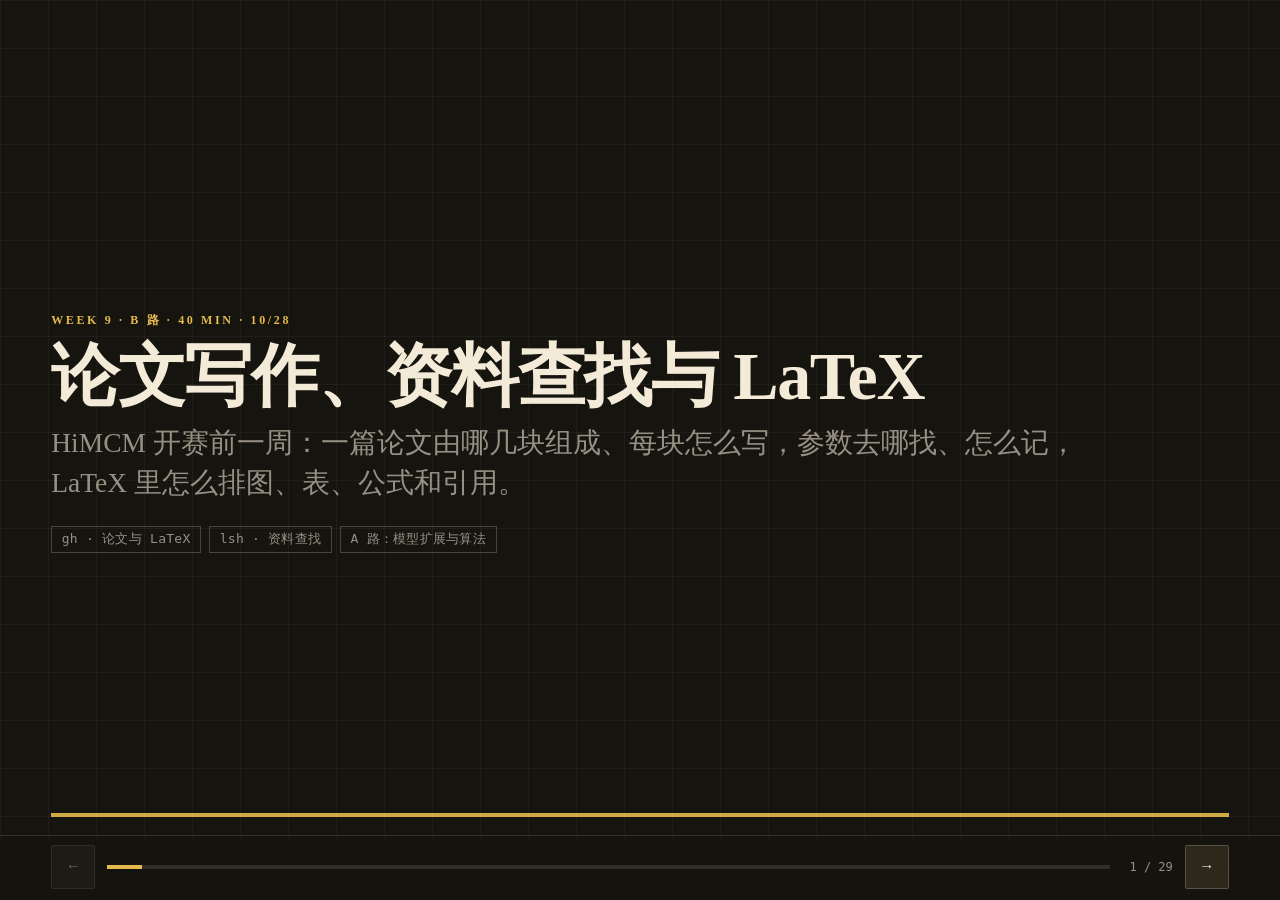
<file: slides/week9b.html>
<!DOCTYPE html><html lang="zh-Hans"><head><meta charset="UTF-8"><meta name="viewport" content="width=device-width,initial-scale=1"><title>第 9 周 B 路 · 论文写作、资料查找与 LaTeX</title>
<link rel="preconnect" href="https://fonts.googleapis.com"><link rel="preconnect" href="https://fonts.gstatic.com" crossorigin><link href="https://fonts.googleapis.com/css2?family=IBM+Plex+Mono:wght@400;500&family=Noto+Serif+SC:wght@400;600&family=Source+Serif+4:opsz,wght@8..60,400;8..60,600&display=swap" rel="stylesheet" media="print" onload="this.media=\'all\'"><style>
:root{--bg:#16140f;--surface:#211e16;--surface-2:#2c281c;--chalk:#f3ead8;--yellow:#e6b84d;--oxide:#c45c48;--line:color-mix(in srgb,var(--chalk) 12%,transparent);--line-strong:color-mix(in srgb,var(--chalk) 22%,transparent);--mute:color-mix(in srgb,var(--chalk) 58%,transparent);--mute-2:color-mix(in srgb,var(--chalk) 38%,transparent);--font-serif:"Source Serif 4","Noto Serif SC","Songti SC","STSong","SimSun",serif;--font-mono:"IBM Plex Mono","Sarasa Mono SC",ui-monospace,monospace;--pad:clamp(1.4rem,4vw,3.2rem);--rule:4px;--radius-panel:2px;color-scheme:dark}
html[data-theme="paper"]{--bg:#efe6d4;--surface:#f6f0e2;--surface-2:#e7dcc4;--chalk:#1c1913;--yellow:#8f6910;--oxide:#9d3a2c;--line:color-mix(in srgb,var(--chalk) 14%,transparent);--line-strong:color-mix(in srgb,var(--chalk) 26%,transparent);--mute:color-mix(in srgb,var(--chalk) 62%,transparent);--mute-2:color-mix(in srgb,var(--chalk) 42%,transparent);color-scheme:light}
*{box-sizing:border-box}html,body{margin:0;height:100%;background:var(--bg);color:var(--chalk);font-family:var(--font-serif);overflow:hidden}body{--grid-a:.045;background-color:var(--bg);background-image:linear-gradient(color-mix(in srgb,var(--chalk) calc(var(--grid-a)*100%),transparent) 1px,transparent 1px),linear-gradient(90deg,color-mix(in srgb,var(--chalk) calc(var(--grid-a)*100%),transparent) 1px,transparent 1px);background-size:48px 48px}
.eyebrow{font-size:12px;letter-spacing:.22em;text-transform:uppercase;color:var(--yellow);font-weight:600;margin:0 0 .7rem}.display-1{font-size:clamp(34px,5.6vw,68px);font-weight:600;line-height:1.08;letter-spacing:-.02em;margin:0 0 .6rem}.display-2{font-size:clamp(24px,3.2vw,40px);font-weight:600;line-height:1.2;margin:0 0 .8rem}.lede{font-size:clamp(18px,2.15vw,28px);line-height:1.45;max-width:38em;margin:0}.mute{color:var(--mute)}.oxide{color:var(--oxide)}.yellow{color:var(--yellow)}.mono,table,.count,kbd,pre,code{font-family:var(--font-mono);font-variant-numeric:tabular-nums}
#deck{height:100%;outline:none}.slide{display:none;height:100%;padding:var(--pad) var(--pad) 5.4rem;flex-direction:column;justify-content:center}.slide.is-on{display:flex}.slide-head{display:flex;align-items:baseline;justify-content:space-between;gap:1rem;margin-bottom:1.15rem}.slide-head .clock{font-size:12px;letter-spacing:.08em;color:var(--mute);font-family:var(--font-mono);flex-shrink:0}
.prompt{border-left:var(--rule) solid var(--yellow);padding:.2rem 0 .2rem 1.2rem}.prompt p{margin:0 0 .85rem}.prompt p:last-child{margin-bottom:0}.plain-list,.q-list{margin:0;padding-left:1.2em;font-size:clamp(18px,2.1vw,28px);line-height:1.5}.plain-list{list-style:none;padding-left:0}.plain-list li{margin:.38rem 0}.split{display:grid;grid-template-columns:1fr 1fr;gap:clamp(1rem,3vw,2.4rem);align-items:center}@media(max-width:820px){.split{grid-template-columns:1fr}}
.panel{background:var(--surface);border:1px solid var(--line);border-radius:var(--radius-panel);padding:1rem 1.15rem 1.15rem}.panel h3{margin:0 0 .65rem;font-size:13px;letter-spacing:.14em;color:var(--yellow);font-weight:600}.panel ul{margin:0;padding-left:1.1em;font-size:clamp(15px,1.7vw,22px);line-height:1.45}.panel.ignore h3{color:var(--oxide)}.panel.ignore{opacity:.92}.formula{font-family:var(--font-mono);font-size:clamp(20px,2.5vw,34px);line-height:1.45;background:var(--surface);border-top:var(--rule) solid var(--yellow);padding:.9rem 1.1rem}
.roles{display:grid;grid-template-columns:repeat(4,1fr);gap:.8rem}@media(max-width:900px){.roles{grid-template-columns:1fr 1fr}}.chip-card{background:var(--surface);border:1px solid var(--line);padding:1rem 1rem 1.1rem;min-height:8rem}.chip-card strong{display:block;font-size:clamp(20px,2.2vw,28px);margin-bottom:.4rem}.chip-card p{margin:0;color:var(--mute);font-size:clamp(14px,1.5vw,18px);line-height:1.4}
.arrows{display:flex;flex-wrap:wrap;align-items:center;gap:.55rem .7rem;font-size:clamp(18px,2.2vw,30px);font-weight:600}.arrows span.arr{color:var(--yellow);font-weight:400}.two-col-copy{display:grid;grid-template-columns:1fr 1fr;gap:1.5rem}.two-col-copy h2{margin:0 0 .5rem;font-size:clamp(22px,2.4vw,32px)}.two-col-copy p{font-size:clamp(16px,1.8vw,22px);line-height:1.45;color:var(--mute);margin:0}.bottom-call{margin-top:1.1rem;border-top:1px solid var(--line-strong);padding-top:.8rem;font-size:clamp(18px,2vw,26px);line-height:1.45}
table.sym{width:100%;border-collapse:collapse;font-size:clamp(13px,1.4vw,18px)}table.sym th,table.sym td{text-align:left;padding:.42rem .52rem;border-bottom:1px solid var(--line);vertical-align:top}table.sym th{color:var(--yellow);font-weight:500;font-size:12px;letter-spacing:.08em}.card-fields{display:grid;gap:.7rem;font-size:clamp(16px,1.8vw,22px)}.card-fields div{border-bottom:1px solid var(--line-strong);padding:.35rem 0 .55rem;color:var(--mute)}.card-fields b{color:var(--chalk);font-weight:600}
.chart{width:100%;max-height:52vh;object-fit:contain;border:1px solid var(--line)}.caption{font-size:clamp(11px,1.15vw,15px);line-height:1.4;color:var(--mute);margin:.35rem 0 0}.codebox,.folder{background:#12100c;border:1px solid var(--line-strong);border-left:var(--rule) solid var(--yellow);padding:.8rem 1rem;overflow:hidden}.codebox pre,.folder pre{margin:0;white-space:pre-wrap;font-size:clamp(12px,1.25vw,18px);line-height:1.5;color:var(--chalk)}.derive{border-top:1px solid var(--line)}.derive>div{display:grid;grid-template-columns:6% 47% 1fr;gap:2%;align-items:center;padding:.9rem 0;border-bottom:1px solid var(--line)}.derive span{font-family:var(--font-mono);color:var(--yellow)}.formula-line{font-family:var(--font-mono);font-size:clamp(17px,2vw,28px)}.derive p{margin:0;color:var(--mute);font-size:clamp(14px,1.4vw,20px)}
.dock{position:fixed;left:0;right:0;bottom:0;display:flex;align-items:center;gap:.75rem;padding:.55rem var(--pad) .7rem;background:color-mix(in srgb,var(--bg) 88%,transparent);border-top:1px solid var(--line);z-index:5}.dock .bar{flex:1;height:var(--rule);background:var(--line);overflow:hidden}.dock .bar>i{display:block;height:100%;width:0;background:var(--yellow)}.count{font-size:12px;color:var(--mute);min-width:4.2em;text-align:right}.dock button{min-width:44px;padding:.4rem .7rem}button{font-family:var(--font-serif);font-size:15px;color:var(--chalk);background:var(--surface-2);border:1px solid var(--line-strong);padding:.55rem 1rem;min-height:44px;cursor:pointer;border-radius:var(--radius-panel)}button:hover{border-color:var(--yellow)}button:disabled{opacity:.4;cursor:not-allowed}
.note{position:fixed;left:var(--pad);right:var(--pad);bottom:3.4rem;background:var(--surface-2);border:1px solid var(--line-strong);border-left:var(--rule) solid var(--yellow);padding:.55rem .9rem;font-size:14px;line-height:1.4;color:var(--mute);display:none;z-index:4;max-width:62em}.note.is-on{display:block}.note b{color:var(--yellow);font-weight:600;margin-right:.4rem}.help,.index{position:fixed;inset:0;background:color-mix(in srgb,var(--bg) 82%,transparent);display:none;align-items:center;justify-content:center;z-index:10;padding:2rem}.help.is-on,.index.is-on{display:flex}.help-card,.index-card{background:var(--surface);border:1px solid var(--line-strong);padding:1.4rem 1.6rem;max-width:44rem;width:min(44rem,100%);max-height:80vh;overflow:auto}.help-card h2,.index-card h2{margin:0 0 .8rem;font-size:22px}.help-card dl{margin:0;display:grid;grid-template-columns:auto 1fr;gap:.35rem 1rem}.help-card dd{margin:0;color:var(--mute)}kbd{display:inline-block;border:1px solid var(--line-strong);padding:.05rem .4rem;font-size:12px;background:var(--surface-2)}.index-list{list-style:none;margin:0;padding:0;display:grid;gap:.2rem}.index-list button{width:100%;text-align:left;background:transparent;border:0;border-bottom:1px solid var(--line);border-radius:0;padding:.45rem .2rem;font-size:15px}.index-list button[aria-current="true"]{color:var(--yellow)}
.click-zones{position:fixed;inset:0 0 3.2rem 0;display:grid;grid-template-columns:18% 1fr 18%;z-index:2;pointer-events:none}.click-zones #zone-prev,.click-zones #zone-next{pointer-events:auto;background:transparent;border:0;border-radius:0;min-height:0;opacity:0}.click-zones #zone-prev:focus-visible,.click-zones #zone-next:focus-visible{opacity:1;background:color-mix(in srgb,var(--yellow) 8%,transparent)}
.rule-bottom{position:absolute;left:var(--pad);right:var(--pad);bottom:4.6rem;height:var(--rule);background:var(--yellow);pointer-events:none;opacity:.9}.cover .rule-bottom{bottom:5.2rem}
@media(prefers-reduced-motion:reduce){*,*::before,*::after{animation-duration:.001ms!important;transition-duration:.001ms!important}}

.stats{display:grid;grid-template-columns:repeat(3,1fr);gap:.9rem}@media(max-width:900px){.stats{grid-template-columns:1fr}}
.stat strong{font-family:var(--font-mono);font-size:clamp(30px,4.2vw,58px);color:var(--yellow);line-height:1.05;margin-bottom:.6rem}
.stat p{font-size:clamp(15px,1.6vw,21px);line-height:1.45}
.tag-row{display:flex;flex-wrap:wrap;gap:.5rem;margin-top:1.1rem}.tag-row span{font-family:var(--font-mono);font-size:13px;letter-spacing:.02em;border:1px solid var(--line-strong);padding:.22rem .6rem;color:var(--mute)}
.cover .tag-row{margin-top:1.4rem}
.formula.sm{font-size:clamp(15px,1.7vw,24px)}
table.num td:not(:first-child){font-variant-numeric:tabular-nums}

.choices{display:grid;grid-template-columns:repeat(4,1fr);gap:1.1rem;margin-top:1.3rem}@media(max-width:900px){.choices{grid-template-columns:1fr 1fr}}
.choice{border-top:var(--rule) solid var(--line-strong);padding:.8rem .1rem 0;transition:border-color .32s ease}
.choice b{display:block;font-family:var(--font-mono);font-size:clamp(17px,2vw,26px);color:var(--mute);margin-bottom:.4rem;transition:color .32s ease}
.choice p{margin:0;font-size:clamp(16px,1.8vw,24px);line-height:1.42}
.choice .fx{display:block;margin-top:.6rem;font-family:var(--font-mono);font-size:clamp(15px,1.7vw,22px);color:var(--mute)}
.choice .ans{display:block;margin-top:.7rem;font-size:clamp(18px,2.1vw,28px);color:var(--yellow);font-weight:600}
.choice.is-marked{border-top-color:var(--yellow)}.choice.is-marked b{color:var(--yellow)}
.tri{display:grid;grid-template-columns:repeat(3,1fr);gap:clamp(.8rem,2vw,1.6rem);align-items:stretch}@media(max-width:900px){.tri{grid-template-columns:1fr}}
.quote{font-size:clamp(22px,2.8vw,38px);line-height:1.35;margin:0 0 .6rem;font-style:italic}
.src{font-family:var(--font-mono);font-size:clamp(11px,1.1vw,14px);color:var(--mute);margin:.8rem 0 0;letter-spacing:.01em}
.out{font-family:var(--font-mono);color:var(--yellow)}
.recap{display:grid;grid-template-columns:minmax(8em,28%) 1fr;gap:0 1.6rem;margin:0;font-size:clamp(18px,2.1vw,28px);line-height:1.45}
.recap dt{color:var(--yellow);font-weight:600;border-top:1px solid var(--line);padding:.6rem 0}
.recap dd{margin:0;border-top:1px solid var(--line);padding:.6rem 0}
table.sym td.fx{font-family:var(--font-mono)}
.stat strong .unit{font-size:.55em}
table.sym td.nw,table.sym th.nw{white-space:nowrap}
.formula table.model{border-collapse:collapse;width:auto}.formula table.model td{padding:.06rem 1.1rem .06rem 0;border:0;white-space:nowrap;vertical-align:baseline}.formula table.model td:last-child{color:var(--mute);padding-left:1.6rem}
sub{font-size:.7em;line-height:0;vertical-align:-.25em}
[data-step]{opacity:0;transform:translateY(16px);transition:opacity .32s ease,transform .32s ease}
[data-step].is-shown{opacity:1;transform:none}
.is-struck{text-decoration:line-through;text-decoration-color:var(--oxide);color:var(--mute-2)}
@media(prefers-reduced-motion:reduce){[data-step]{transform:none}}
</style></head><body>
<div class="click-zones"><button id="zone-prev" aria-label="上一页"></button><div></div><button id="zone-next" aria-label="下一页"></button></div>
<main id="deck" tabindex="0"><section class="slide cover" data-t="0:00" data-note="gh 开场。今天两路同时上课，这一路是论文、资料和 LaTeX，给论文和文献分工的同学；模型扩展与算法在 A 路。第 8 周没有讲成，LaTeX 从头讲。两份课件都会放到网站上。">
      <p class="eyebrow">Week 9 · B 路 · 40 min · 10/28</p>
      <h1 class="display-1">论文写作、资料查找与 LaTeX</h1>
      <p class="lede mute">HiMCM 开赛前一周：一篇论文由哪几块组成、每块怎么写，参数去哪找、怎么记，LaTeX 里怎么排图、表、公式和引用。</p>
      <div class="tag-row"><span>gh · 论文与 LaTeX</span><span>lsh · 资料查找</span><span>A 路：模型扩展与算法</span></div>
      <div class="rule-bottom" aria-hidden="true"></div>
    </section>
<section class="slide" data-t="0:00–0:01" data-note="gh：四站。写什么、交之前查什么是 gh，找什么是 lsh。">
      <div class="slide-head"><p class="eyebrow">GH · 路线</p><span class="clock">0:00–0:01</span></div>
      <h1 class="display-2">今天四站</h1>
      <div class="arrows" style="font-size:clamp(24px,3.2vw,44px)"><span>写什么</span><span class="arr">→</span><span>找什么</span><span class="arr">→</span><span>怎么排</span><span class="arr">→</span><span>交之前</span></div>
      <div class="bottom-call">gh 讲写和排，lsh 讲找；最后一道概念题和本周产出。</div>
    </section>
<section class="slide" data-t="0:01–0:03" data-note="gh：以 2025 A 的题面为准，每年题面末尾都会列一遍，开赛那天先核对。25 页包括摘要、目录、正文、信和参考文献；AI 使用报告另附，不计页数。">
      <div class="slide-head"><p class="eyebrow">GH · 论文的组成</p><span class="clock">0:01–0:03</span></div>
      <h1 class="display-2">一份 HiMCM 论文：一个 PDF，不超过 25 页</h1>
      <div class="arrows"><span>Summary Sheet 1 页</span><span class="arr">→</span><span>目录</span><span class="arr">→</span><span>完整解答</span><span class="arr">→</span><span>信 1—2 页</span><span class="arr">→</span><span>参考文献</span></div>
      <div class="bottom-call" data-step="1">用了 AI 还要附 AI 使用报告，放在最后，不计入 25 页。</div>
      <p class="src">COMAP. 2025 HiMCM Problem A，题面末尾的提交要求；2026 年以开赛时的题面为准</p>
    </section>
<section class="slide" data-t="0:03–0:04" data-note="gh：这是建议的分法，不是规定。正文按问分节；灵敏度和优缺点各留一两页，最后一天才写的部分最容易被挤掉，所以先把页数占上。">
      <div class="slide-head"><p class="eyebrow">GH · 页数怎么分</p><span class="clock">0:03–0:04</span></div>
      <h1 class="display-2">25 页先分好，灵敏度和优缺点先占位</h1>
      <table class="sym num"><thead><tr><th>部分</th><th>建议页数</th></tr></thead><tbody>
<tr><td>Summary Sheet、目录</td><td>2</td></tr>
<tr><td>问题重述、假设、符号表</td><td>3</td></tr>
<tr><td>模型与结果（按问分节）</td><td>12</td></tr>
<tr><td>灵敏度分析</td><td>2</td></tr>
<tr><td>优缺点</td><td>1</td></tr>
<tr><td>信</td><td>2</td></tr>
<tr><td>参考文献与附录</td><td>3</td></tr>
</tbody></table>
      <p class="src">建议值，按题目调整；合计 25 页</p>
    </section>
<section class="slide" data-t="0:04–0:05" data-note="gh：预测题，本页不揭晓。每人押一个，讲完摘要页写什么再对照。四句都是 2025 A 的摘要开头。">
      <div class="slide-head"><p class="eyebrow">GH · 预测题</p><span class="clock">0:04–0:05</span></div>
      <h1 class="display-2">摘要的第一句，哪一句最好？</h1>
      <div class="choices"><div class="choice"><b>A</b><p lang="en">In recent years, emergency evacuation has attracted increasing attention.</p></div><div class="choice"><b>B</b><p lang="en">In this paper, we build a model to study building sweeps.</p></div><div class="choice"><b>C</b><p lang="en">Under our baseline assumptions, two firefighters entering from opposite exits clear all six offices in 189 s.</p></div><div class="choice"><b>D</b><p lang="en">Evacuation is important and complex, so we use several methods.</p></div></div>
    </section>
<section class="slide" data-t="0:05–0:07" data-note="gh：Summary Sheet 是评委最先读的一页。四块：问题一句；每一问用了什么模型，一句；每一问的结果，带数字；给委员会的建议。整篇做完最后写，因为数字要从结果里抄过来。">
      <div class="slide-head"><p class="eyebrow">GH · SUMMARY SHEET</p><span class="clock">0:05–0:07</span></div>
      <h1 class="display-2">摘要页四块：问题、方法、带数字的结果、建议</h1>
      <div class="derive"><div data-step="1"><span>01</span><div class="formula-line">问题</div><p>一句，不写背景铺垫</p></div><div data-step="2"><span>02</span><div class="formula-line">每一问的方法</div><p>模型名加一句做法</p></div><div data-step="3"><span>03</span><div class="formula-line">每一问的结果</div><p>带数字和条件</p></div><div data-step="4"><span>04</span><div class="formula-line">建议</div><p>和信里的建议一致</p></div></div>
      <div class="bottom-call" data-step="5">放在第 1 页，最后写。</div>
    </section>
<section class="slide" data-t="0:07–0:08" data-note="gh：对照自己押的。A 和 D 是背景铺垫，B 只说做了模型、没说结果。C 一句就交代了条件、方案和数字。">
      <div class="slide-head"><p class="eyebrow">GH · 预测题揭晓</p><span class="clock">0:07–0:08</span></div>
      <h1 class="display-2">摘要的第一句，哪一句最好？</h1>
      <div class="choices"><div class="choice"><b>A</b><p lang="en">In recent years, emergency evacuation has attracted increasing attention.</p></div><div class="choice"><b>B</b><p lang="en">In this paper, we build a model to study building sweeps.</p></div><div class="choice" data-mark="1"><b>C</b><p lang="en">Under our baseline assumptions, two firefighters entering from opposite exits clear all six offices in 189 s.</p><span class="ans">条件、方案、数字都有</span></div><div class="choice"><b>D</b><p lang="en">Evacuation is important and complex, so we use several methods.</p></div></div>
    </section>
<section class="slide" data-t="0:08–0:09" data-note="gh：每一节、每一段的第一句写结论，后面的句子给证据。评委翻页时只读第一句，也知道这一节说了什么。数字来自第 7 周的灵敏度。">
      <div class="slide-head"><p class="eyebrow">GH · 第一句</p><span class="clock">0:08–0:09</span></div>
      <h1 class="display-2">每一节的第一句写结论</h1>
      <div class="two-col-copy"><div><h2 style="color:var(--oxide)">不要写</h2><p class="lede" lang="en" data-strike="1">Figure 3 shows the results of the sensitivity analysis.</p></div><div data-step="1"><h2>写成</h2><p class="lede" lang="en">Check time drives the sweep time: from 19 s to 135 s, T rises from 66 s to 414 s, while walking speed moves T by about 11 s.</p></div></div>
    </section>
<section class="slide" data-t="0:09–0:10" data-note="gh：图注也写成一句发现，读者只看图和图注就能得到结论。数据来源和条件放在图注后半句。">
      <div class="slide-head"><p class="eyebrow">GH · 图注</p><span class="clock">0:09–0:10</span></div>
      <h1 class="display-2">图注写这张图说明了什么</h1>
      <div class="two-col-copy"><div><h2 style="color:var(--oxide)">不要写</h2><p class="lede" lang="en" data-strike="1">Figure 4: Sweep time versus number of responders.</p></div><div data-step="1"><h2>写成</h2><p class="lede" lang="en">Figure 4: A fifth responder saves no time; a sixth saves 54 s. (Baseline assumptions A1–A4.)</p></div></div>
    </section>
<section class="slide" data-t="0:10–0:11" data-note="gh：第 7 周讲过假设写三样，今天给英文样子。理由要能指回资料，影响要能指回灵敏度一节。">
      <div class="slide-head"><p class="eyebrow">GH · 假设</p><span class="clock">0:10–0:11</span></div>
      <h1 class="display-2">每条假设写三样：内容、理由、影响</h1>
      <div class="card-fields" lang="en"><div data-step="1"><b>Assumption</b>　Checking one room takes c = 60 s.</div><div data-step="2"><b>Justification</b>　Within the 19–135 s range measured by Hsiao et al. (2016).</div><div data-step="3"><b>Impact</b>　T grows linearly with c; see Section 6.</div></div>
    </section>
<section class="slide" data-t="0:11–0:13" data-note="gh：灵敏度分析一节放在结果之后、优缺点之前。结论句写范围和条件。A 路今天算的就是这几个数，两边说法一致。HiMCM 2022 A 第 2 问直接点名要灵敏度分析。">
      <div class="slide-head"><p class="eyebrow">GH · 灵敏度一节</p><span class="clock">0:11–0:13</span></div>
      <h1 class="display-2">灵敏度一节放在结果之后，结论写范围和条件</h1>
      <div class="arrows"><span>Results</span><span class="arr">→</span><span style="color:var(--yellow)">Sensitivity Analysis</span><span class="arr">→</span><span>Strengths and Weaknesses</span></div>
      <div class="two-col-copy" style="margin-top:1.4rem"><div><h2 style="color:var(--oxide)">不要写</h2><p class="lede" lang="en" data-strike="1">The model is relatively sensitive to c.</p></div><div data-step="1"><h2>写成</h2><p class="lede" lang="en">When c varies by ±10%, T changes by ±24 s and the assignment stays the same.</p></div></div>
    </section>
<section class="slide" data-t="0:13–0:14" data-note="gh：信写给不读公式的人。2025 A 第 5 问的收信人是地方应急规划委员会。只写做法和条件，不写变量；每条建议后面跟一个数字。">
      <div class="slide-head"><p class="eyebrow">GH · 信</p><span class="clock">0:13–0:14</span></div>
      <h1 class="display-2">信写给不读公式的人：做法、条件、数字</h1>
      <div class="two-col-copy"><div><h2 style="color:var(--oxide)">不要写</h2><p class="lede" lang="en" data-strike="1">Setting x<sub>ik</sub> = 1 for i ∈ {N1, S1, N2} minimizes T.</p></div><div data-step="1"><h2>写成</h2><p class="lede" lang="en">Send two responders through opposite exits; each checks the three nearest rooms. The floor is cleared in about three minutes.</p></div></div>
      <p class="src">COMAP. 2025 HiMCM Problem A, Requirement 5：给 Local Emergency Planning Committee 的 1—2 页信</p>
    </section>
<section class="slide" data-t="0:14–0:16" data-note="gh：同一个数在论文里会出现四五次。改了模型以后，最容易漏改的是摘要和信。交之前拿一张表逐个核对。说完交给 lsh。">
      <div class="slide-head"><p class="eyebrow">GH · 前后一致</p><span class="clock">0:14–0:16</span></div>
      <h1 class="display-2">同一个数，摘要、结果、图、信里要一样</h1>
      <div class="arrows"><span>Summary</span><span class="arr">=</span><span>Results</span><span class="arr">=</span><span>图与表</span><span class="arr">=</span><span>信</span></div>
      <div class="bottom-call" data-step="1">模型一改，先改结果，再回头改摘要和信；交之前逐个核对一遍。</div>
    </section>
<section class="slide" data-t="0:16–0:17" data-note="lsh 接手。找资料之前先列清单：每条假设里的每个数都要一个来源。第 7 周的 c 和 v 就是这样找来的。">
      <div class="slide-head"><p class="eyebrow">LSH · 先列清单</p><span class="clock">0:16–0:17</span></div>
      <h1 class="display-2">找资料之前，先列出要找的数</h1>
      <table class="sym"><thead><tr><th>假设里的数</th><th>要找什么</th><th>第 7 周找到的</th></tr></thead><tbody>
<tr><td>c = 60 s</td><td>查一间房要多久</td><td>19—135 s，Hsiao 等（2016）的训练场实验</td></tr>
<tr><td>v = 1.0 m/s</td><td>烟雾中走多快</td><td>0.5—1.32 m/s，Yan 等（2024）的综述</td></tr>
<tr data-step="1"><td>s = 20 s</td><td>上下一层要多久</td><td>还没找，所以要做灵敏度</td></tr>
</tbody></table>
    </section>
<section class="slide" data-t="0:17–0:19" data-note="lsh：三个地方。论文给实验测出来的参数；官方统计和标准给规范值和真实数据；公开数据集给能直接算的原始数据。一律用英文检索。">
      <div class="slide-head"><p class="eyebrow">LSH · 去哪找</p><span class="clock">0:17–0:19</span></div>
      <h1 class="display-2">参数从三个地方来</h1>
      <div class="tri"><div class="panel" data-step="1"><h3>论文</h3><p class="lede">Google Scholar</p><p class="lede mute">实验测出来的参数和区间</p></div><div class="panel" data-step="2"><h3>官方统计与标准</h3><p class="lede">政府、国际组织、行业标准</p><p class="lede mute">规范值和真实统计</p></div><div class="panel" data-step="3"><h3>公开数据集</h3><p class="lede">政府开放数据、机构数据库</p><p class="lede mute">能直接拿来算的原始数据</p></div></div>
    </section>
<section class="slide" data-t="0:19–0:21" data-note="lsh：四个写法。引号锁定短语；OR 连同义词；site: 限定网站类型；filetype:pdf 找报告和论文全文。Google Scholar 里 allintitle: 只在标题里找。现场演示一次。">
      <div class="slide-head"><p class="eyebrow">LSH · 检索式</p><span class="clock">0:19–0:21</span></div>
      <h1 class="display-2">检索式：引号、同义词、限定网站和文件类型</h1>
      <div class="codebox"><pre><code>"firefighter" "search time" room experiment
("walking speed" OR "travel speed") "low visibility" evacuation
evacuation stair descent speed site:gov filetype:pdf
allintitle: firefighter wayfinding        # 只在 Google Scholar 用</code></pre></div>
      <div class="bottom-call" data-step="1">搜不到就换同义词，不要换成中文。</div>
    </section>
<section class="slide" data-t="0:21–0:22" data-note="lsh：找到一篇对的论文以后，往前看它的参考文献，往后看谁引用了它（Google Scholar 的「被引用次数」）。往后找能找到更新的数据。">
      <div class="slide-head"><p class="eyebrow">LSH · 顺着引用</p><span class="clock">0:21–0:22</span></div>
      <h1 class="display-2">找到一篇对的，顺着引用往前往后找</h1>
      <div class="arrows"><span data-step="1">它引用的文献：更早的原始数据</span><span class="arr" data-step="2">←</span><span data-step="2">这一篇</span><span class="arr" data-step="3">→</span><span data-step="3">引用它的文献：更新的结果</span></div>
    </section>
<section class="slide" data-t="0:22–0:23" data-note="lsh：比赛里没时间读全文。先看摘要判断有没有用，再直接看表和图找数，最后回到方法部分看这个数是在什么条件下测的。条件要和数一起抄下来。">
      <div class="slide-head"><p class="eyebrow">LSH · 读论文</p><span class="clock">0:22–0:23</span></div>
      <h1 class="display-2">读论文找数：摘要、表和图、实验条件</h1>
      <div class="derive"><div data-step="1"><span>01</span><div class="formula-line">摘要</div><p>判断有没有要的数</p></div><div data-step="2"><span>02</span><div class="formula-line">表和图</div><p>直接找数和区间</p></div><div data-step="3"><span>03</span><div class="formula-line">方法里的实验条件</div><p>条件和数一起抄下来</p></div></div>
    </section>
<section class="slide" data-t="0:23–0:25" data-note="lsh：找到一个数，当场记三样：来源、数和条件、用在哪条假设。同时把 BibTeX 存进 refs.bib。Google Scholar 每条结果下面点「引用」再点 BibTeX；有 DOI 的，用下面这条命令直接取。">
      <div class="slide-head"><p class="eyebrow">LSH · 当场记下</p><span class="clock">0:23–0:25</span></div>
      <h1 class="display-2">找到一个数，当场记来源，存 BibTeX</h1>
      <div class="card-fields"><div data-step="1"><b>资料卡</b>　来源、数和条件、用在哪条假设</div><div data-step="2"><b>Google Scholar</b>　结果下面点「引用」，再点 BibTeX</div></div>
      <div class="codebox" data-step="3"><pre><code>curl -LH "Accept: application/x-bibtex" https://doi.org/10.1007/s10694-015-0477-y</code></pre></div>
      <p class="src">示例 DOI：Hsiao 等（2016），Fire Technology 52</p>
    </section>
<section class="slide" data-t="0:25–0:27" data-note="lsh：来源有高下。同行评审论文和官方统计最可靠，新闻和博客只能当线索，要顺着找到原始出处。AI 的回答不能当来源引用；比赛里用了 AI，要按 COMAP 的规定附 AI 使用报告。说完交回 gh。">
      <div class="slide-head"><p class="eyebrow">LSH · 来源与 AI</p><span class="clock">0:25–0:27</span></div>
      <h1 class="display-2">新闻、博客和 AI 的回答只能当线索，不能当来源</h1>
      <div class="arrows"><span>同行评审论文、官方统计</span><span class="arr">&gt;</span><span>机构报告</span><span class="arr">&gt;</span><span>新闻</span><span class="arr">&gt;</span><span>博客、AI 回答</span></div>
      <div class="bottom-call" data-step="1">用了 AI，就按 COMAP 的规定在论文最后附 AI 使用报告。</div>
    </section>
<section class="slide" data-t="0:27–0:28" data-note="gh：用平台的 HiMCM 预设，不要从空白文档开始，预设已经排好页面顺序和页眉。多人同写时每人负责一个文件，主文件用 input 接起来，就不会两个人同时改一段。">
      <div class="slide-head"><p class="eyebrow">GH · LATEX 项目</p><span class="clock">0:27–0:28</span></div>
      <h1 class="display-2">从平台的 HiMCM 预设开始，每人写一个文件</h1>
      <div class="codebox"><pre><code>main.tex            % 预设：摘要页、目录、顺序和页眉已排好
sections/model.tex  % 每人负责一个文件
sections/sensitivity.tex
figures/            % 所有图
refs.bib            % 所有参考文献

\input{sections/model}        % 在 main.tex 里接回来</code></pre></div>
    </section>
<section class="slide" data-t="0:28–0:30" data-note="gh：图的写法。matplotlib 存成 PDF，放大不糊。htbp 让 LaTeX 自己找位置，图跑到下一页是正常的，正文用 ref 引用它就不怕找不到。label 写在 caption 后面。">
      <div class="slide-head"><p class="eyebrow">GH · 图</p><span class="clock">0:28–0:30</span></div>
      <h1 class="display-2">图：存成 PDF，caption 写发现，正文用 \ref</h1>
      <div class="codebox"><pre><code>plt.savefig("figures/sens_c.pdf")              # Python 里存成 PDF

\begin{figure}[htbp]
  \centering
  \includegraphics[width=0.8\linewidth]{figures/sens_c.pdf}
  \caption{Check time drives the sweep time.}
  \label{fig:sens}                             % 写在 caption 后面
\end{figure}
As Figure~\ref{fig:sens} shows, ...</code></pre></div>
    </section>
<section class="slide" data-t="0:30–0:32" data-note="gh：学术表格用三线表，不画竖线。导言区加 booktabs。表的 caption 写在表上方。数字列右对齐。">
      <div class="slide-head"><p class="eyebrow">GH · 表</p><span class="clock">0:30–0:32</span></div>
      <h1 class="display-2">表：三线表，不画竖线</h1>
      <div class="codebox"><pre><code>\usepackage{booktabs}                 % 导言区
\begin{table}[htbp]
  \centering
  \caption{Sweep time by number of responders.}
  \label{tab:k}
  \begin{tabular}{lrr}
    \toprule
    Responders & Time (s) & Saved (s) \\
    \midrule
    2 & 189 & -- \\
    3 & 129 & 60 \\
    \bottomrule
  \end{tabular}
\end{table}</code></pre></div>
    </section>
<section class="slide" data-t="0:32–0:33" data-note="gh：公式要编号才能引用，用 eqref 会自动带括号。引用文献用 cite，键名就是 refs.bib 里每条的第一个词。编译后正文出现问号，就是 label 或文献键名写错了。">
      <div class="slide-head"><p class="eyebrow">GH · 公式与引用</p><span class="clock">0:32–0:33</span></div>
      <h1 class="display-2">公式用 \eqref，文献用 \cite</h1>
      <div class="codebox"><pre><code>\begin{equation}
  T = \max_k T_k \label{eq:T}
\end{equation}
By \eqref{eq:T}, the sweep ends when the last responder finishes.
The check time follows \cite{hsiao2016}.     % refs.bib 里的键名

\bibliographystyle{plain}
\bibliography{refs}</code></pre></div>
      <div class="bottom-call" data-step="1">正文里出现 ?? ：label 或键名写错了，或者还没再编译一次。</div>
    </section>
<section class="slide" data-t="0:33–0:35" data-note="gh：报错先看第一条，后面的多半是第一条连带出来的。五条最常见的，每条一个原因。">
      <div class="slide-head"><p class="eyebrow">GH · 编译报错</p><span class="clock">0:33–0:35</span></div>
      <h1 class="display-2">编译报错先看第一条</h1>
      <table class="sym"><thead><tr><th>报错</th><th>常见原因</th></tr></thead><tbody>
<tr><td class="nw">Undefined control sequence</td><td>命令拼错，或忘了加宏包</td></tr>
<tr><td class="nw">Missing $ inserted</td><td>正文里直接写了 _ 或 ^，没放进 $ $</td></tr>
<tr><td class="nw">File not found</td><td>图的路径或文件名写错，大小写也算</td></tr>
<tr><td class="nw">Citation undefined</td><td>键名不对，或 refs.bib 没接上</td></tr>
<tr><td class="nw">Overfull \hbox</td><td>一行太长溢出页边，是警告，看 PDF 再决定改不改</td></tr>
</tbody></table>
    </section>
<section class="slide" data-t="0:35–0:37" data-note="gh：交之前逐条查。匿名最容易漏的是 PDF 属性和图里的水印；在 PDF 阅读器里看一下文档属性。这些规定以开赛时的官方说明为准。">
      <div class="slide-head"><p class="eyebrow">GH · 交之前</p><span class="clock">0:35–0:37</span></div>
      <h1 class="display-2">交之前查六件事</h1>
      <div class="card-fields"><div data-step="1"><b>页数</b>　不超过 25 页，AI 使用报告另算</div><div data-step="2"><b>第 1 页</b>　Summary Sheet</div><div data-step="3"><b>匿名</b>　正文、页眉、图、PDF 属性里没有学生、老师、学校和地区</div><div data-step="4"><b>文件</b>　一个 PDF，小于 20 MB，文件名是队号</div><div data-step="5"><b>引用</b>　正文里没有 ??，每个数都有出处</div><div data-step="6"><b>AI</b>　用了就附 AI 使用报告，放在最后</div></div>
      <p class="src">训练营提交规范对照表（2026-09-16 核对）；以开赛时 COMAP 的说明为准</p>
    </section>
<section class="slide" data-t="0:37–0:38" data-note="gh：概念题，本页揭晓。B 参考文献算在 25 页里，但两页不违规；C 是正确做法；D 是规定。A 违反匿名。">
      <div class="slide-head"><p class="eyebrow">GH · 概念题</p><span class="clock">0:37–0:38</span></div>
      <h1 class="display-2">下面哪一项会让论文违规？</h1>
      <div class="choices"><div class="choice" data-mark="1"><b>A</b><p>页眉里写了学校名</p><span class="ans">违反匿名</span></div><div class="choice"><b>B</b><p>参考文献占了 2 页</p></div><div class="choice"><b>C</b><p>用了 AI，最后附了报告</p></div><div class="choice"><b>D</b><p>摘要页放在第 1 页</p></div></div>
    </section>
<section class="slide" data-t="0:38–0:39" data-note="gh：先念左列，停几秒，再逐条按出。">
      <div class="slide-head"><p class="eyebrow">GH · 回顾</p><span class="clock">0:38–0:39</span></div>
      <h1 class="display-2">回顾：先想，再看答案</h1>
      <dl class="recap"><dt>摘要页</dt><dd data-step="1">问题、方法、带数字的结果、建议；最后写</dd><dt>第一句</dt><dd data-step="2">每节、每张图注都先写结论</dd><dt>找到一个数</dt><dd data-step="3">当场记来源和条件，存 BibTeX</dd><dt>交之前</dt><dd data-step="4">25 页、匿名、队号命名、没有 ??</dd></dl>
    </section>
<section class="slide" data-t="0:39–0:40" data-note="gh：本周唯一产出，25 到 30 分钟，周末小课检查。这份骨架就是比赛时的起点。HiMCM 11 月 4 日开赛，以 COMAP 官网为准。">
      <div class="slide-head"><p class="eyebrow">GH · 本周产出</p><span class="clock">0:39–0:40</span></div>
      <h1 class="display-2">本周产出：在预设里搭好论文骨架，编译通过</h1>
      <div class="card-fields"><div><b>做什么</b>　按今天的页数分配建好各节标题，每人一个 sections 文件</div><div><b>要有</b>　refs.bib 里至少 3 条带出处的文献；一张图注写成结论的图，被 \ref 引用；一个被 \eqref 引用的公式</div><div><b>用时</b>　25—30 分钟，周末小课检查</div></div>
      <div class="bottom-call">HiMCM 2026：11 月 4 日至 17 日。</div>
      <p class="src">比赛日期：contest.comap.com/highschool/contests/himcm（2026-10-26 查）</p>
    </section>
</main>
<div class="note" id="note" role="note"><b>讲者</b><span id="note-text"></span></div>
<nav class="dock" aria-label="翻页"><button id="prev">←</button><div class="bar"><i id="bar"></i></div><span class="count" id="count">1 / 1</span><button id="next">→</button></nav>
<div class="help" id="help" hidden><div class="help-card"><h2>键位</h2><dl><dt><kbd>→</kbd> <kbd>Space</kbd> <kbd>J</kbd></dt><dd>下一步；本页的步骤走完后翻到下一页</dd><dt><kbd>←</kbd> <kbd>K</kbd></dt><dd>上一步 / 上一页</dd><dt><kbd>Home</kbd> <kbd>End</kbd></dt><dd>首 / 末页</dd><dt><kbd>F</kbd></dt><dd>全屏</dd><dt><kbd>L</kbd></dt><dd>黑板 / 亮场</dd><dt><kbd>N</kbd></dt><dd>讲者提示</dd><dt><kbd>I</kbd></dt><dd>目录跳转</dd><dt><kbd>?</kbd></dt><dd>帮助</dd></dl><p class="caption" style="margin-top:.9rem">页码后面的 1/2 表示本页有两步、已经走到第一步。</p></div></div>
<div class="index" id="index" hidden><div class="index-card"><h2>目录</h2><ol class="index-list" id="index-list"></ol></div></div>
<script>
(function(){
 const slides=Array.from(document.querySelectorAll('.slide')); const countEl=document.getElementById('count'); const bar=document.getElementById('bar'); const noteEl=document.getElementById('note'); const noteText=document.getElementById('note-text'); const help=document.getElementById('help'); const indexPane=document.getElementById('index'); const indexList=document.getElementById('index-list'); let i=0,step=0,notesOn=false;
 const ATTRS=['step','mark','strike'];
 function stepsOf(s){let m=0;s.querySelectorAll('[data-step],[data-mark],[data-strike]').forEach(el=>ATTRS.forEach(a=>{if(el.dataset[a])m=Math.max(m,Number(el.dataset[a]))}));return m}
 function applySteps(){const s=slides[i],n=stepsOf(s);s.querySelectorAll('[data-step]').forEach(el=>el.classList.toggle('is-shown',step>=Number(el.dataset.step)));s.querySelectorAll('[data-mark]').forEach(el=>el.classList.toggle('is-marked',step>=Number(el.dataset.mark)));s.querySelectorAll('[data-strike]').forEach(el=>el.classList.toggle('is-struck',step>=Number(el.dataset.strike)));countEl.textContent=(i+1)+' / '+slides.length+(n?'　'+step+'/'+n:'');document.getElementById('prev').disabled=i===0&&step===0;document.getElementById('next').disabled=i===slides.length-1&&step>=n}
 function titleOf(s){const h=s.querySelector('h1,h2,.display-2,.eyebrow');const t=s.dataset.t||'';const text=((h&&h.textContent)||'未命名').replace(/\s+/g,' ').trim().slice(0,40);return (t?t+' · ':'')+text}
 indexList.innerHTML=slides.map((s,idx)=>"<li><button type='button' data-i='"+idx+"'>"+String(idx+1).padStart(2,'0')+'　'+titleOf(s)+"</button></li>").join('');
 function show(n,st){i=Math.max(0,Math.min(slides.length-1,n));step=st==='end'?stepsOf(slides[i]):(st||0);slides.forEach((s,idx)=>s.classList.toggle('is-on',idx===i));bar.style.width=((i+1)/slides.length*100)+'%';noteText.textContent=slides[i].dataset.note||'';indexList.querySelectorAll('button').forEach(b=>b.setAttribute('aria-current',Number(b.dataset.i)===i?'true':'false'));location.hash=String(i+1);applySteps()}
 const next=()=>{if(step<stepsOf(slides[i])){step++;applySteps()}else if(i<slides.length-1)show(i+1,0)},prev=()=>{if(step>0){step--;applySteps()}else if(i>0)show(i-1,'end')};
 function close(){help.classList.remove('is-on');help.hidden=true;indexPane.classList.remove('is-on');indexPane.hidden=true} function toggleHelp(){const on=!help.classList.contains('is-on');close();help.classList.toggle('is-on',on);help.hidden=!on} function toggleIndex(){const on=!indexPane.classList.contains('is-on');close();indexPane.classList.toggle('is-on',on);indexPane.hidden=!on}
 document.getElementById('next').onclick=next; document.getElementById('prev').onclick=prev; document.getElementById('zone-next').onclick=()=>{if(!help.classList.contains('is-on')&&!indexPane.classList.contains('is-on'))next()};document.getElementById('zone-prev').onclick=()=>{if(!help.classList.contains('is-on')&&!indexPane.classList.contains('is-on'))prev()}; indexList.onclick=e=>{const b=e.target.closest('button');if(b){show(Number(b.dataset.i),0);close()}};help.onclick=e=>{if(e.target===help)close()};indexPane.onclick=e=>{if(e.target===indexPane)close()};
 document.addEventListener('keydown',e=>{if(e.key==='?'||(e.shiftKey&&e.key==='/')){e.preventDefault();toggleHelp();return}if(e.key==='Escape'){close();return}if(help.classList.contains('is-on')||indexPane.classList.contains('is-on')){if(e.key==='i'||e.key==='I')toggleIndex();return}if(['ArrowRight',' ','j','J','PageDown'].includes(e.key)){e.preventDefault();next()}else if(['ArrowLeft','k','K','Backspace','PageUp'].includes(e.key)){e.preventDefault();prev()}else if(e.key==='Home'){e.preventDefault();show(0,0)}else if(e.key==='End'){e.preventDefault();show(slides.length-1,'end')}else if(e.key==='f'||e.key==='F'){if(!document.fullscreenElement)document.documentElement.requestFullscreen();else document.exitFullscreen()}else if(e.key==='l'||e.key==='L'){const nt=document.documentElement.getAttribute('data-theme')==='paper'?null:'paper';if(nt)document.documentElement.setAttribute('data-theme','paper');else document.documentElement.removeAttribute('data-theme')}else if(e.key==='n'||e.key==='N'){notesOn=!notesOn;noteEl.classList.toggle('is-on',notesOn)}else if(e.key==='i'||e.key==='I'){toggleIndex()}});
 let start=Number(location.hash.replace('#',''))-1;if(!Number.isFinite(start)||start<0)start=0;show(start,0);document.getElementById('deck').focus();
})();
</script></body></html>
</file>
<file: assets/css/site.css>
/* Axiom 应用数学社 · 样式
   两套字：拉丁与公式用 Computer Modern（KaTeX 字体，LaTeX 的样子），中文用系统字（苹方）。
   首屏是黑底的混沌，之后是白纸上的秩序。 */

@font-face { font-family: "CM"; src: url("../fonts/KaTeX_Main-Regular.woff2") format("woff2"); font-weight: 400; font-style: normal; font-display: swap; }
@font-face { font-family: "CM"; src: url("../fonts/KaTeX_Main-Italic.woff2") format("woff2"); font-weight: 400; font-style: italic; font-display: swap; }
@font-face { font-family: "CM"; src: url("../fonts/KaTeX_Main-Bold.woff2") format("woff2"); font-weight: 700; font-style: normal; font-display: swap; }
@font-face { font-family: "CM Math"; src: url("../fonts/KaTeX_Math-Italic.woff2") format("woff2"); font-weight: 400; font-style: italic; font-display: swap; }

:root {
  --paper: #ffffff;
  --mist: #f5f5f7;
  --ink: #1d1d1f;
  --graphite: #6e6e73;
  --hairline: rgba(29, 29, 31, 0.12);
  --violet: #5b4bff;
  --violet-ink: #4133e0;
  --cyan: #2fd0ff;
  --sans: -apple-system, BlinkMacSystemFont, "SF Pro Text", "PingFang SC", "Hiragino Sans GB", "Microsoft YaHei", "Noto Sans SC", system-ui, sans-serif;
  --display: -apple-system, BlinkMacSystemFont, "SF Pro Display", "PingFang SC", "Hiragino Sans GB", "Microsoft YaHei", "Noto Sans SC", system-ui, sans-serif;
  --cm: "CM", "Latin Modern Roman", "Times New Roman", serif;
  --cm-math: "CM Math", "CM", "Times New Roman", serif;
  --gutter: clamp(20px, 5vw, 48px);
  --nav-h: 52px;
  --ease-out: cubic-bezier(0.22, 1, 0.36, 1);
}

*, *::before, *::after { box-sizing: border-box; }
html { -webkit-text-size-adjust: 100%; text-size-adjust: 100%; scroll-padding-top: calc(var(--nav-h) + 16px); }
@media (prefers-reduced-motion: no-preference) { html { scroll-behavior: smooth; } }
body {
  margin: 0;
  background: var(--paper);
  color: var(--ink);
  font: 400 1.0625rem/1.75 var(--sans);
  letter-spacing: 0.01em;
  -webkit-font-smoothing: antialiased;
  -moz-osx-font-smoothing: grayscale;
}
a { color: inherit; }
svg { max-width: 100%; }
p { margin: 0 0 1em; }
.wrap { width: min(1120px, calc(100% - 2 * var(--gutter))); margin-inline: auto; }
.cm { font-family: var(--cm); letter-spacing: 0; }
.var { font-family: var(--cm-math); font-style: italic; letter-spacing: 0; }
:focus-visible { outline: 2px solid var(--violet); outline-offset: 3px; border-radius: 8px; }
.skip { position: absolute; left: 12px; top: -60px; z-index: 100; background: #fff; color: var(--ink); padding: 8px 14px; border-radius: 10px; text-decoration: none; }
.skip:focus { top: 12px; }

/* ---------- 导航：半透明材质，内容从下面滚过 ---------- */
.nav {
  position: fixed; inset: 0 0 auto; z-index: 50; height: var(--nav-h);
  display: flex; align-items: center;
  -webkit-backdrop-filter: saturate(180%) blur(20px);
  backdrop-filter: saturate(180%) blur(20px);
  transition: background-color 0.4s ease, color 0.4s ease;
}
.nav[data-tone="dark"] { color: #f5f5f7; background: rgba(0, 0, 0, 0.38); }
.nav[data-tone="light"] { color: var(--ink); background: rgba(255, 255, 255, 0.74); }
.nav .wrap { display: flex; align-items: center; justify-content: space-between; gap: 24px; }
.brand { display: inline-flex; align-items: baseline; gap: 10px; text-decoration: none; }
.brand b { font: 400 22px/1 var(--cm); letter-spacing: -0.01em; }
.brand span { font-size: 13px; letter-spacing: 0.04em; opacity: 0.78; }
.nav-links { display: flex; gap: 30px; list-style: none; margin: 0; padding: 0; font-size: 14px; }
.nav-links a { text-decoration: none; opacity: 0.8; transition: opacity 0.2s ease; }
.nav-links a:hover, .nav-links a[aria-current="true"] { opacity: 1; }
.menu-btn {
  display: none; width: 44px; height: 44px; margin-right: -10px;
  align-items: center; justify-content: center;
  background: none; border: 0; color: inherit; cursor: pointer;
  -webkit-tap-highlight-color: transparent;
}
.menu-btn i { position: relative; display: block; width: 18px; height: 1.5px; background: currentColor; transition: transform 0.3s var(--ease-out); }
.menu-btn i::after { content: ""; position: absolute; left: 0; top: 6px; width: 18px; height: 1.5px; background: currentColor; transition: transform 0.3s var(--ease-out), top 0.3s var(--ease-out); }
.menu-btn i { top: -3px; }
.menu-btn[aria-expanded="true"] i { transform: translateY(3px) rotate(45deg); }
.menu-btn[aria-expanded="true"] i::after { top: 0; transform: rotate(-90deg); }
.sheet {
  position: fixed; top: var(--nav-h); left: 0; right: 0; z-index: 49;
  padding: 8px var(--gutter) 24px;
  background: rgba(255, 255, 255, 0.86);
  -webkit-backdrop-filter: saturate(180%) blur(24px);
  backdrop-filter: saturate(180%) blur(24px);
  color: var(--ink);
  transform-origin: top right;
  opacity: 0; transform: translateY(-8px) scale(0.98);
  visibility: hidden;
  transition: opacity 0.25s var(--ease-out), transform 0.35s var(--ease-out), visibility 0s linear 0.35s;
}
.sheet.is-open { opacity: 1; transform: none; visibility: visible; transition: opacity 0.25s var(--ease-out), transform 0.35s var(--ease-out), visibility 0s; }
.sheet ul { list-style: none; margin: 0; padding: 0; }
.sheet a { display: block; padding: 14px 0; font: 600 1.375rem/1.3 var(--display); text-decoration: none; border-bottom: 1px solid var(--hairline); }
@media (max-width: 800px) {
  .nav-links { display: none; }
  .menu-btn { display: inline-flex; }
}
/* 英文导航更长，1000 像素以下也收进菜单 */
@media (max-width: 1000px) {
  html[data-lang="en"] .nav-links { display: none; }
  html[data-lang="en"] .menu-btn { display: inline-flex; }
}

/* ---------- 按钮：按下即反馈 ---------- */
.btn {
  display: inline-flex; align-items: center; justify-content: center;
  min-height: 46px; padding: 0 24px; border-radius: 999px; border: 0;
  font: 500 16px/1 var(--sans); letter-spacing: 0.02em; text-decoration: none; cursor: pointer;
  -webkit-tap-highlight-color: transparent; touch-action: manipulation;
  transition: transform 0.1s ease-out, background-color 0.2s ease, color 0.2s ease, box-shadow 0.2s ease;
}
.btn:active { transform: scale(0.97); }
.btn-light { background: #f5f5f7; color: #000; }
.btn-light:hover { background: #fff; }
.btn-line { background: transparent; color: #f5f5f7; box-shadow: inset 0 0 0 1px rgba(245, 245, 247, 0.4); }
.btn-line:hover { box-shadow: inset 0 0 0 1px rgba(245, 245, 247, 0.8); }
.btn-ink { background: var(--ink); color: #fff; }
.btn-ink:hover { background: #000; }
.textlink { color: var(--violet-ink); text-decoration: none; font-weight: 500; }
.textlink:hover { text-decoration: underline; text-underline-offset: 3px; }

/* ---------- 首屏：混沌 ---------- */
.hero {
  position: relative; overflow: hidden;
  min-height: 100vh; min-height: 100svh;
  display: flex; align-items: center;
  background: #000; color: #f5f5f7;
  touch-action: pan-y;
  -webkit-user-select: none; user-select: none; -webkit-touch-callout: none;
  cursor: crosshair;
}
.hero canvas { position: absolute; inset: 0; width: 100%; height: 100%; display: block; }
.hero::after {
  content: ""; position: absolute; inset: 0; pointer-events: none;
  background: linear-gradient(90deg, rgba(0, 0, 0, 0.78) 0%, rgba(0, 0, 0, 0.42) 38%, rgba(0, 0, 0, 0) 64%);
}
.hero-copy { position: relative; z-index: 2; padding-block: calc(var(--nav-h) + 40px) 120px; pointer-events: none; }
.hero-copy a, .hero-copy button { pointer-events: auto; cursor: pointer; }
.wordmark {
  margin: 0 0 0.1em -0.045em;
  font: 400 clamp(5.2rem, 17vw, 13.5rem)/0.92 var(--cm);
  letter-spacing: -0.025em;
}
.tagline { margin: 0 0 12px; font: 600 clamp(1.5rem, 3.1vw, 2.35rem)/1.3 var(--display); letter-spacing: 0.01em; }
.lead { max-width: 27em; margin: 0 0 30px; font-size: clamp(1rem, 1.5vw, 1.1875rem); line-height: 1.75; color: rgba(245, 245, 247, 0.7); }
.hero-actions { display: flex; flex-wrap: wrap; gap: 12px; }
.hero-foot {
  position: absolute; left: 0; right: 0; bottom: 22px; z-index: 2;
  display: flex; justify-content: space-between; align-items: flex-end; gap: 24px;
  font-size: 13px; line-height: 1.6; color: rgba(245, 245, 247, 0.58);
}
.eqs { margin: 0; font: 400 15px/1.5 var(--cm); color: rgba(245, 245, 247, 0.75); white-space: nowrap; }
.eqs .var { font-size: 1.04em; }
.eq-note { max-width: 24em; margin: 6px 0 0; }
.hint {
  display: inline-flex; align-items: center; gap: 10px; flex-shrink: 0;
  min-height: 44px; padding: 0 16px 0 12px; border-radius: 999px; border: 0;
  background: rgba(255, 255, 255, 0.08); color: rgba(245, 245, 247, 0.85);
  font: 400 13px/1 var(--sans); letter-spacing: 0.03em; cursor: pointer;
  -webkit-backdrop-filter: blur(12px); backdrop-filter: blur(12px);
  transition: transform 0.1s ease-out, background-color 0.2s ease;
}
.hint:active { transform: scale(0.97); }
.hint:hover { background: rgba(255, 255, 255, 0.14); }
.hint .dot { width: 9px; height: 9px; border-radius: 50%; box-shadow: 0 0 0 1.5px currentColor; transition: background-color 0.2s ease; }
.hint[aria-pressed="true"] .dot { background: currentColor; }
.js .hero [data-in] { opacity: 0; transform: translateY(14px); }
.hero [data-in] { transition: opacity 1s var(--ease-out), transform 1s var(--ease-out); transition-delay: calc(var(--i, 0) * 90ms + 200ms); }
.is-ready .hero [data-in] { opacity: 1; transform: none; }
@media (max-width: 800px) {
  .hero { align-items: flex-end; }
  .hero::after { background: linear-gradient(0deg, rgba(0, 0, 0, 0.86) 0%, rgba(0, 0, 0, 0.55) 42%, rgba(0, 0, 0, 0) 70%); }
  .hero-copy { padding-bottom: 178px; }
  .hero-foot { flex-direction: column; align-items: flex-start; gap: 12px; bottom: 18px; }
  .eq-note { display: none; }
  .eqs { font-size: 13px; }
}

/* ---------- 通用段落 ---------- */
.section { padding-block: clamp(96px, 12vw, 168px); }
.section.mist { background: var(--mist); }
.h2 { margin: 0 0 28px; font: 600 clamp(2.1rem, 4.8vw, 3.6rem)/1.15 var(--display); letter-spacing: -0.01em; }
.h3 { margin: 0 0 12px; font: 600 clamp(1.4rem, 2.4vw, 1.85rem)/1.3 var(--display); }
.intro { max-width: 34em; font-size: clamp(1.0625rem, 1.5vw, 1.25rem); color: var(--ink); }
.muted { color: var(--graphite); }
.note { font-size: 14px; color: var(--graphite); margin-top: 28px; }

/* 定理体例：标题接在正文前面，像 LaTeX 的 amsthm */
.thm { margin: 0 0 1.4em; }
.thm-head { font-weight: 600; margin-right: 0.8em; white-space: nowrap; }
.thm-head .cm { font-weight: 400; }

/* ---------- 公理：定义与证明 ---------- */
.axiom-grid { display: grid; gap: 56px; }
@media (min-width: 900px) {
  .axiom-grid { grid-template-columns: 5fr 7fr; gap: 80px; }
  .axiom-grid .stick { position: sticky; top: calc(var(--nav-h) + 56px); align-self: start; }
}
.definition { font-size: clamp(1.0625rem, 1.5vw, 1.1875rem); }
.proof-claim { margin: 0 0 20px; }
.proof { list-style: none; margin: 0; padding: 0; }
.proof li {
  display: grid; grid-template-columns: 2.4em 1fr auto; gap: 16px; align-items: baseline;
  padding: 24px 0; border-top: 1px solid var(--hairline);
  color: var(--graphite); transition: color 0.4s ease;
}
.proof li.is-lit { color: var(--ink); }
.proof .ln { font: 400 1.3em/1 var(--cm); transition: color 0.4s ease; }
.proof li.is-now .ln { color: var(--violet); }
.proof .why { font-size: 13px; color: var(--graphite); white-space: nowrap; }
.proof .why .cm { font-size: 1.1em; }
.qed { display: flex; justify-content: flex-end; padding-top: 18px; border-top: 1px solid var(--hairline); font: 400 22px/1 var(--cm); }

.axioms-title { margin: clamp(96px, 11vw, 150px) 0 8px; }
.axioms { display: grid; margin-top: 36px; border-top: 1px solid var(--hairline); }
.axiom { padding: 34px 0 36px; border-bottom: 1px solid var(--hairline); }
.axiom .num { display: block; margin-bottom: 16px; font-size: 14px; color: var(--graphite); }
.axiom .num .cm { font-size: 1.25em; color: var(--ink); }
.axiom h4 { margin: 0 0 10px; font: 600 clamp(1.3rem, 2vw, 1.55rem)/1.35 var(--display); }
.axiom p { margin: 0; color: var(--graphite); }
@media (min-width: 760px) {
  .axioms { grid-template-columns: 1fr 1fr; }
  .axiom:nth-child(odd) { padding-right: 44px; border-right: 1px solid var(--hairline); }
  .axiom:nth-child(even) { padding-left: 44px; }
}

/* ---------- 午间活动 ---------- */
.noon { display: grid; gap: 20px; margin-top: 52px; }
@media (min-width: 820px) { .noon { grid-template-columns: 1fr 1fr; } }
.slot { padding: clamp(28px, 4vw, 44px); border-radius: 30px; background: var(--paper); }
.slot .when { margin: 0; font: 600 clamp(2rem, 4vw, 2.9rem)/1.1 var(--display); letter-spacing: -0.01em; }
.slot .when .cm { font-weight: 400; }
.slot h3 { margin: 26px 0 4px; font: 600 1.375rem/1.35 var(--display); }
.slot h3 .cm { font-weight: 400; font-size: 1.12em; }
.slot .topic { margin: 0 0 14px; color: var(--violet-ink); font-weight: 500; }
.slot p:last-child { margin-bottom: 0; }

/* ---------- 训练营：可横向滑动的阶段 ---------- */
.camp-head { display: grid; gap: 28px; }
@media (min-width: 900px) { .camp-head { grid-template-columns: 7fr 5fr; align-items: end; } }
.camp-actions { margin-top: 30px; }
.roles { display: flex; flex-wrap: wrap; gap: 10px; margin: 0; padding: 0; list-style: none; }
.roles li { padding: 8px 16px; border-radius: 999px; background: var(--mist); font-size: 15px; }
.rail-bar { display: flex; justify-content: space-between; align-items: center; gap: 16px; margin-top: 56px; }
.rail-ctl { display: flex; gap: 10px; }
.round-btn {
  width: 44px; height: 44px; border-radius: 50%; border: 0;
  display: inline-flex; align-items: center; justify-content: center;
  background: var(--mist); color: var(--ink); cursor: pointer;
  -webkit-tap-highlight-color: transparent;
  transition: transform 0.1s ease-out, opacity 0.2s ease, background-color 0.2s ease;
}
.round-btn:hover { background: #e8e8ed; }
.round-btn:active { transform: scale(0.94); }
.round-btn:disabled { opacity: 0.35; cursor: default; }
.round-btn svg { width: 18px; height: 18px; }
.rail {
  display: grid; grid-auto-flow: column; grid-auto-columns: min(80vw, 330px); gap: 16px;
  margin-top: 20px; padding: 6px max(var(--gutter), (100% - 1120px) / 2) 28px;
  overflow-x: auto; overscroll-behavior-x: contain;
  scroll-snap-type: x mandatory; scroll-padding-inline: max(var(--gutter), (100% - 1120px) / 2);
  scrollbar-width: none;
}
.rail::-webkit-scrollbar { display: none; }
.phase {
  scroll-snap-align: start;
  display: flex; flex-direction: column; min-height: 300px;
  padding: 30px 28px 32px; border-radius: 26px;
  background: var(--paper); box-shadow: inset 0 0 0 1px var(--hairline);
}
.phase .idx { font: 400 48px/1 var(--cm); }
.phase .weeks { margin-top: 10px; font-size: 13px; color: var(--graphite); }
.phase h3 { margin: 26px 0 10px; font: 600 1.25rem/1.4 var(--display); }
.phase p { margin: 0; font-size: 15px; line-height: 1.7; color: var(--graphite); }

/* ---------- 我们出的题 ---------- */
.problem { display: grid; gap: 56px; }
@media (min-width: 980px) { .problem { grid-template-columns: 7fr 5fr; gap: 64px; align-items: start; } }
.paper-title { margin: 0 0 6px; font: 400 clamp(2rem, 4vw, 2.9rem)/1.1 var(--cm); letter-spacing: -0.01em; }
.paper-sub { margin: 0 0 24px; font: 600 1.25rem/1.4 var(--display); }
.tasks { list-style: none; margin: 28px 0 0; padding: 0; }
.tasks li { display: grid; grid-template-columns: 1.8em 1fr; gap: 12px; padding: 14px 0; border-top: 1px solid var(--hairline); }
.tasks .n { font: 400 1.2em/1.5 var(--cm); color: var(--graphite); }
.map { margin: 0; }
.metro { display: block; width: 100%; height: auto; border-radius: 30px; background: var(--paper); }
.metro .ml { fill: none; stroke-width: 3.4; stroke-linecap: round; stroke-linejoin: round; transition: opacity 0.25s ease, stroke-width 0.25s var(--ease-out); }
.metro.has-focus .ml { opacity: 0.14; }
.metro.has-focus .ml.is-on { opacity: 1; stroke-width: 6; }
.metro .hit { fill: none; stroke: transparent; stroke-width: 18; stroke-linecap: round; pointer-events: stroke; cursor: pointer; }
.metro .xfer { fill: #fff; stroke: var(--ink); stroke-width: 1.5; pointer-events: none; }
.map figcaption { display: flex; justify-content: space-between; align-items: baseline; gap: 16px; margin-top: 14px; font-size: 13px; color: var(--graphite); }
.line-name { font-size: 15px; font-weight: 600; color: var(--ink); min-width: 6em; }

/* ---------- 加入 ---------- */
.join { text-align: center; }
.join .intro { margin-inline: auto; }
.join .actions { display: flex; justify-content: center; flex-wrap: wrap; gap: 12px; margin-top: 36px; }
.join .qed-mark { margin-top: clamp(64px, 8vw, 104px); }
.qed-mark { display: block; margin-top: 22px; font: 400 26px/1 var(--cm); }

.footer { padding-block: 36px 44px; background: var(--mist); font-size: 13px; color: var(--graphite); }
.footer .wrap { display: flex; flex-wrap: wrap; justify-content: space-between; gap: 12px 32px; }
.footer b { font: 400 17px/1 var(--cm); color: var(--ink); margin-right: 8px; }

/* ---------- 无障碍与偏好 ---------- */
@media (prefers-reduced-motion: reduce) {
  .hero [data-in] { transform: none !important; transition: opacity 0.4s ease; transition-delay: 0s; }
  .sheet, .sheet.is-open { transform: none; transition: opacity 0.2s ease, visibility 0s; }
  .btn:active, .hint:active, .round-btn:active { transform: none; }
}
@media (prefers-reduced-transparency: reduce) {
  .nav[data-tone="dark"] { background: #000; }
  .nav[data-tone="light"], .sheet { background: #fff; }
  .nav, .sheet, .hint { -webkit-backdrop-filter: none; backdrop-filter: none; }
}
@media (prefers-contrast: more) {
  :root { --graphite: #3a3a3c; --hairline: rgba(29, 29, 31, 0.35); }
  .lead, .hero-foot { color: rgba(245, 245, 247, 0.92); }
}

/* ---------- 语言切换：两种语言写在同一处，按 html[data-lang] 显示一种 ---------- */
html[data-lang="zh"] [data-l="en"], html[data-lang="en"] [data-l="zh"] { display: none !important; }
.hint[aria-pressed="true"] .off, .hint[aria-pressed="false"] .on { display: none; }

/* ---------- 徽标与导航工具 ---------- */
.mark { display: inline-block; width: 22px; height: 22px; flex-shrink: 0; overflow: visible; }
.brand { align-items: center; }
.brand .mark { width: 24px; height: 24px; margin-top: -3px; }
.nav .wrap { justify-content: flex-start; }
.nav nav { margin-left: auto; }
.nav-tools { display: flex; align-items: center; gap: 2px; margin-left: 20px; }
.lang-btn {
  display: inline-flex; align-items: center; justify-content: center;
  min-width: 44px; height: 44px; padding: 0 2px; border: 0;
  background: none; color: inherit; cursor: pointer; -webkit-tap-highlight-color: transparent;
}
.lang-btn .pill {
  display: inline-flex; align-items: center; height: 28px; padding: 0 11px; border-radius: 999px;
  box-shadow: inset 0 0 0 1px currentColor;
  font: 500 12.5px/1 var(--sans); letter-spacing: 0.06em; opacity: 0.82;
  transition: transform 0.1s ease-out, opacity 0.2s ease;
}
.lang-btn:hover .pill { opacity: 1; }
.lang-btn:active .pill { transform: scale(0.95); }

/* 图 1：徽标的构造 */
.emblem { margin: 56px 0 0; }
.emblem svg { display: block; width: min(200px, 56%); height: auto; color: var(--ink); overflow: visible; }
.emblem figcaption { margin-top: 18px; max-width: 24em; font-size: 14px; line-height: 1.7; color: var(--graphite); }
.proof-label { margin: 28px 0 6px; font-weight: 600; }
.roles-label { margin: 18px 0 12px; font-size: 15px; }
.rail-note { margin: 0; max-width: 40em; font-size: 15px; }
.footer .mark { width: 18px; height: 18px; margin-right: 8px; vertical-align: -3px; }
@media (max-width: 800px) { .rail-bar { flex-direction: column; align-items: flex-start; } }
@media (prefers-reduced-motion: reduce) { .lang-btn:active .pill { transform: none; } }

/* ---------- 断行：标题均衡，正文不留孤字 ---------- */
.h2, .h3, .tagline, .paper-title, .axiom h4, .slot .when { text-wrap: balance; }
.intro, .lead, .definition, .proof li, .axiom p, .slot p, .phase p, .tasks li, .eq-note, figcaption { text-wrap: pretty; }
.paper-title { font-size: clamp(1.8rem, 3vw, 2.5rem); }
@media (max-width: 800px) { .map figcaption { flex-direction: column; gap: 6px; } }
.hint[hidden] { display: none; }

/* ---------- 我们的研究：主页只放索引卡片，正文在各自的分页 ---------- */
.studies { display: grid; gap: 20px; margin-top: 52px; }
@media (min-width: 900px) { .studies { grid-template-columns: 1fr 1fr; gap: 24px; } }
.study {
  display: block; padding: clamp(22px, 2.6vw, 30px); border-radius: 30px;
  background: var(--paper); color: inherit; text-decoration: none;
  transition: transform 0.4s var(--ease-out), box-shadow 0.4s var(--ease-out);
}
.study:hover { transform: translateY(-4px); box-shadow: 0 18px 44px rgba(29, 29, 31, 0.1); }
.study:active { transform: scale(0.988); }
.study-fig { display: block; margin-bottom: 24px; border-radius: 18px; background: var(--mist); overflow: hidden; }
.study-fig svg { display: block; width: 100%; height: auto; }
.study-fig .ln { fill: none; stroke: currentColor; stroke-width: 2.6; stroke-linecap: round; stroke-linejoin: round; color: rgba(29, 29, 31, 0.32); }
.study-fig .ac { color: var(--violet); }
.study-fig .dsh { stroke-dasharray: 3 7; stroke-width: 2; }
.study-fig .dot { fill: var(--paper); stroke: rgba(29, 29, 31, 0.5); stroke-width: 2; }
.study-fig .pt { fill: rgba(29, 29, 31, 0.28); }
.study-fig .pt-on { fill: var(--violet); }
.study-fig text { font-family: var(--cm-math); font-style: italic; font-size: 17px; fill: rgba(29, 29, 31, 0.5); }
.study-top { display: flex; align-items: baseline; gap: 12px; margin-bottom: 10px; }
.study .idx { font: 400 15px/1 var(--cm); color: var(--graphite); }
.study .kw { font-size: 13px; color: var(--violet-ink); }
.study h3 { margin: 0 0 8px; font: 600 clamp(1.22rem, 1.9vw, 1.5rem)/1.35 var(--display); text-wrap: balance; }
.study h3 .cm { font-weight: 400; }
.study p { margin: 0; font-size: 15.5px; line-height: 1.7; color: var(--graphite); text-wrap: pretty; }
.study .more { display: inline-flex; align-items: center; gap: 7px; margin-top: 18px; font-size: 15px; font-weight: 500; color: var(--violet-ink); }
.study .more svg { width: 15px; height: 15px; transition: transform 0.3s var(--ease-out); }
.study:hover .more svg { transform: translateX(4px); }
@media (prefers-reduced-motion: reduce) {
  .study:hover { transform: none; }
  .study:active { transform: none; }
  .study:hover .more svg { transform: none; }
}

/* ---------- 分页：一篇文章的排法 ---------- */
.page { padding-top: calc(var(--nav-h) + clamp(36px, 6vw, 80px)); padding-bottom: clamp(80px, 10vw, 140px); }
.article { width: min(760px, calc(100% - 2 * var(--gutter))); margin-inline: auto; }
.back { display: inline-flex; align-items: center; gap: 8px; font-size: 14px; color: var(--graphite); text-decoration: none; }
.back svg { width: 14px; height: 14px; transition: transform 0.3s var(--ease-out); }
.back:hover { color: var(--ink); }
.back:hover svg { transform: translateX(-3px); }
.eyebrow { margin: 30px 0 14px; font-size: 13px; letter-spacing: 0.1em; text-transform: uppercase; color: var(--violet-ink); }
.eyebrow .cm { font-size: 1.15em; letter-spacing: 0.06em; }
.h1 { margin: 0 0 18px; font: 600 clamp(1.95rem, 4.2vw, 2.95rem)/1.16 var(--display); letter-spacing: -0.01em; text-wrap: balance; }
.h1 .cm { font-weight: 400; letter-spacing: -0.005em; }
.dek { font-size: clamp(1.0625rem, 1.5vw, 1.2rem); line-height: 1.7; color: var(--graphite); text-wrap: pretty; }
.tags { display: flex; flex-wrap: wrap; gap: 8px; margin: 26px 0 0; padding: 0; list-style: none; }
.tags li { padding: 6px 14px; border-radius: 999px; background: var(--mist); font-size: 13.5px; color: var(--graphite); }
.article h2 { margin: clamp(46px, 6vw, 70px) 0 14px; font: 600 clamp(1.38rem, 2.3vw, 1.72rem)/1.35 var(--display); text-wrap: balance; }
.article h3 { margin: 30px 0 10px; font: 600 1.125rem/1.45 var(--display); }
.article p { text-wrap: pretty; }
.article ul, .article ol { margin: 0 0 1.2em; padding-left: 1.5em; }
.article li { margin-bottom: 0.45em; text-wrap: pretty; }
.article figure { margin: 34px 0; }
.article figcaption { margin-top: 14px; font-size: 14px; line-height: 1.7; color: var(--graphite); text-wrap: pretty; }
.eq { margin: 26px 0; overflow-x: auto; font: 400 clamp(1.02rem, 1.5vw, 1.16rem)/2 var(--cm); text-align: center; letter-spacing: 0; }
.eq .var { font-size: 1.05em; }
.eq .op { padding: 0 0.15em; }
.frac { display: inline-flex; flex-direction: column; align-items: center; vertical-align: -0.46em; margin: 0 0.2em; line-height: 1.3; }
.frac > span:first-child { padding: 0 0.35em; border-bottom: 1px solid currentColor; }
.frac > span:last-child { padding: 0 0.35em; }
.rad { border-top: 1px solid currentColor; padding: 0 0.14em 0 0.04em; }
.tbl { width: 100%; margin: 30px 0; border-collapse: collapse; font-size: 15px; }
.tbl th, .tbl td { padding: 12px 12px 12px 0; text-align: left; vertical-align: top; border-bottom: 1px solid var(--hairline); }
.tbl th { font-size: 13.5px; font-weight: 600; color: var(--graphite); }
.tbl .cm { font-size: 1.06em; }
.callout { margin: 30px 0; padding: 22px 24px; border-radius: 20px; background: var(--mist); font-size: 15.5px; line-height: 1.75; }
.callout p:last-child { margin-bottom: 0; }
.article .qed-mark { margin-top: 44px; text-align: right; }
.also { margin-top: clamp(66px, 8vw, 100px); padding-top: 30px; border-top: 1px solid var(--hairline); }
.also h2 { margin: 0 0 6px; font: 600 1.125rem/1.45 var(--display); }
.also ul { list-style: none; margin: 0; padding: 0; }
.also li { border-bottom: 1px solid var(--hairline); }
.also a { display: flex; align-items: baseline; gap: 14px; padding: 16px 0; text-decoration: none; }
.also a:hover .t { color: var(--violet-ink); }
.also .n { font: 400 14px/1.6 var(--cm); color: var(--graphite); }
.also .t { font-weight: 500; transition: color 0.2s ease; }
.article .map { margin: 34px 0; }

/* ---------- 可交互的插图 ---------- */
.ifig { margin: 38px 0; }
.ifig-stage { padding: 12px 8px 4px; border-radius: 22px; background: var(--mist); }
.ifig svg { display: block; width: 100%; height: auto; overflow: visible; touch-action: manipulation; }
.ifig .axis { fill: none; stroke: rgba(29, 29, 31, 0.28); stroke-width: 1.4; stroke-linecap: round; }
.ifig .grid { stroke: rgba(29, 29, 31, 0.18); stroke-width: 1; stroke-dasharray: 3 6; }
.ifig text { font: 400 12px/1 var(--sans); fill: var(--graphite); }
.ifig text.cm { font-family: var(--cm); font-size: 13px; }
.ifig .fig-lab { font-size: 12px; fill: var(--graphite); dominant-baseline: hanging; }
.ifig .hit { fill: transparent; cursor: pointer; }
.ifig .cand .bar { stroke: rgba(29, 29, 31, 0.22); stroke-width: 1.6; stroke-linecap: round; }
.ifig .cand .dot { fill: rgba(29, 29, 31, 0.34); transition: fill 0.25s ease; }
.ifig .cand.is-on .bar { stroke: rgba(91, 75, 255, 0.45); stroke-width: 2.2; }
.ifig .cand.is-on .dot { fill: var(--violet); }
.ifig .cand.is-hover .dot { fill: var(--ink); }
.ifig .cand.is-hover .bar { stroke: var(--ink); }
.ifig .ideal { stroke: rgba(29, 29, 31, 0.3); stroke-width: 1.6; stroke-dasharray: 2 5; }
.ifig .part .line { stroke: var(--violet); stroke-width: 2.6; stroke-linecap: round; }
.ifig .part.is-hover .line { stroke: var(--ink); stroke-width: 3.4; }
.ifig .plan { fill: none; stroke: rgba(29, 29, 31, 0.24); stroke-width: 2.2; stroke-linejoin: round; transition: stroke 0.3s ease, stroke-width 0.3s ease; }
.ifig .plan.is-on { stroke: var(--violet); stroke-width: 3.2; }
.ifig-ctl { display: flex; flex-wrap: wrap; align-items: center; gap: 14px 30px; margin-top: 20px; }
.ifig-ctl label { display: flex; align-items: center; gap: 12px; font-size: 14px; color: var(--graphite); }
.ifig-ctl input[type="range"] { -webkit-appearance: none; appearance: none; width: 148px; height: 24px; background: none; cursor: pointer; }
.ifig-ctl input[type="range"]::-webkit-slider-runnable-track { height: 4px; border-radius: 2px; background: rgba(29, 29, 31, 0.16); }
.ifig-ctl input[type="range"]::-webkit-slider-thumb { -webkit-appearance: none; width: 20px; height: 20px; margin-top: -8px; border-radius: 50%; background: #fff; box-shadow: 0 1px 4px rgba(0, 0, 0, 0.3); transition: transform 0.12s ease-out; }
.ifig-ctl input[type="range"]:active::-webkit-slider-thumb { transform: scale(1.12); }
.ifig-ctl input[type="range"]::-moz-range-track { height: 4px; border-radius: 2px; background: rgba(29, 29, 31, 0.16); }
.ifig-ctl input[type="range"]::-moz-range-thumb { width: 18px; height: 18px; border: 0; border-radius: 50%; background: #fff; box-shadow: 0 1px 4px rgba(0, 0, 0, 0.3); }
.ifig-ctl output { min-width: 5.2em; font: 400 14px/1.4 var(--cm); color: var(--ink); }
.seg { display: inline-flex; padding: 3px; border-radius: 999px; background: rgba(29, 29, 31, 0.07); }
.seg button { min-height: 34px; padding: 0 15px; border: 0; border-radius: 999px; background: none; color: var(--graphite); font: 500 13.5px/1 var(--sans); cursor: pointer; -webkit-tap-highlight-color: transparent; transition: background-color 0.25s var(--ease-out), color 0.2s ease, transform 0.1s ease-out; }
.seg button[aria-pressed="true"] { background: #fff; color: var(--ink); box-shadow: 0 1px 3px rgba(0, 0, 0, 0.13); }
.seg button:active { transform: scale(0.96); }
.readout { margin: 16px 0 0; min-height: 3em; font-size: 14.5px; line-height: 1.7; color: var(--ink); }
@media (max-width: 620px) {
  .ifig-ctl { gap: 12px 20px; }
  .ifig-ctl input[type="range"] { width: 112px; }
}
@media (prefers-reduced-motion: reduce) {
  .ifig .plan, .ifig .cand .dot, .seg button { transition: none; }
  .seg button:active { transform: none; }
}

/* 卡片上的小动作：指过去，图形各自动一下 */
.study-fig .ac, .study-fig .pt-on { transition: transform 0.55s var(--ease-out); }
.study[data-k="spec"]:hover .ac { transform: translateX(7px); }
.study[data-k="heat"]:hover .ac { transform: translateY(-6px); }
.study[data-k="ab"]:hover .pt-on { transform: translateY(-4px); }
.study[data-k="metro"]:hover .ac { stroke-dasharray: 36 400; animation: ml-flow 1.9s linear infinite; }
@keyframes ml-flow { from { stroke-dashoffset: 436; } to { stroke-dashoffset: 0; } }
@media (prefers-reduced-motion: reduce) {
  .study-fig .ac, .study-fig .pt-on { transition: none; }
  .study[data-k="spec"]:hover .ac, .study[data-k="heat"]:hover .ac, .study[data-k="ab"]:hover .pt-on { transform: none; }
  .study[data-k="metro"]:hover .ac { stroke-dasharray: none; animation: none; }
}

/* 训练营：课堂照片 */
.camp-photo { margin-block: clamp(48px, 6vw, 72px) 0; }
.camp-photo img { display: block; width: 100%; height: auto; border-radius: 30px; background: var(--mist); }
.camp-photo figcaption { margin-top: 14px; font-size: 14px; line-height: 1.7; color: var(--graphite); }
@media (max-width: 620px) { .camp-photo img { border-radius: 20px; } }

/* 窄屏英文模式下，页眉不折行 */
.brand span, .lang-btn .pill { white-space: nowrap; }
@media (max-width: 440px) { html[data-lang="en"] .brand span[data-l="en"] { display: none !important; } }
@media (max-width: 360px) { .brand span { display: none !important; } }

/* ---------- 课件页：每周一张卡片，整张可点 ---------- */
.article .decks { display: grid; gap: 14px; margin: 40px 0 0; padding: 0; list-style: none; }
.article .deck {
  position: relative; display: grid; grid-template-columns: 3.6rem 1fr; gap: 0 16px;
  margin: 0; padding: 24px 28px 26px 20px; border-radius: 26px; background: var(--mist);
  transition: transform 0.4s var(--ease-out), box-shadow 0.4s var(--ease-out);
}
.deck:hover { transform: translateY(-3px); box-shadow: 0 16px 40px rgba(29, 29, 31, 0.09); }
.deck:active { transform: scale(0.99); }
.deck .idx { font: 400 46px/1 var(--cm); text-align: center; }
.deck .when { margin: 2px 0 6px; font-size: 13.5px; color: var(--graphite); }
.article .deck h2 { margin: 0; font: 600 clamp(1.12rem, 1.9vw, 1.32rem)/1.45 var(--display); text-wrap: balance; }
.deck h2 a { color: inherit; text-decoration: none; }
.deck h2 a::after { content: ""; position: absolute; inset: 0; border-radius: inherit; }
.deck h2 a:focus-visible { outline: none; }
.deck h2 a:focus-visible::after { outline: 2px solid var(--violet); outline-offset: 3px; }
.deck .go { display: flex; flex-wrap: wrap; gap: 6px 24px; margin: 14px 0 0; font-size: 15px; font-weight: 500; color: var(--violet-ink); }
.deck .go > * { display: inline-flex; align-items: center; gap: 7px; }
.deck .go a { position: relative; z-index: 1; color: inherit; text-decoration: none; }
.deck .go a:hover { text-decoration: underline; text-underline-offset: 3px; }
.deck .go svg { width: 15px; height: 15px; transition: transform 0.3s var(--ease-out); }
.deck:hover .more svg { transform: translateX(4px); }
.article kbd {
  display: inline-block; min-width: 1.9em; padding: 3px 7px; border-radius: 7px;
  background: var(--mist); box-shadow: inset 0 0 0 1px var(--hairline);
  font: 500 13px/1.2 var(--sans); text-align: center; color: var(--ink);
}
@media (max-width: 620px) {
  .article .deck { grid-template-columns: 2.4rem 1fr; gap: 0 12px; padding: 20px 20px 22px 12px; border-radius: 20px; }
  .deck .idx { font-size: 34px; }
}
@media (prefers-reduced-motion: reduce) {
  .deck:hover, .deck:active { transform: none; }
  .deck:hover .more svg { transform: none; }
}
</file>
